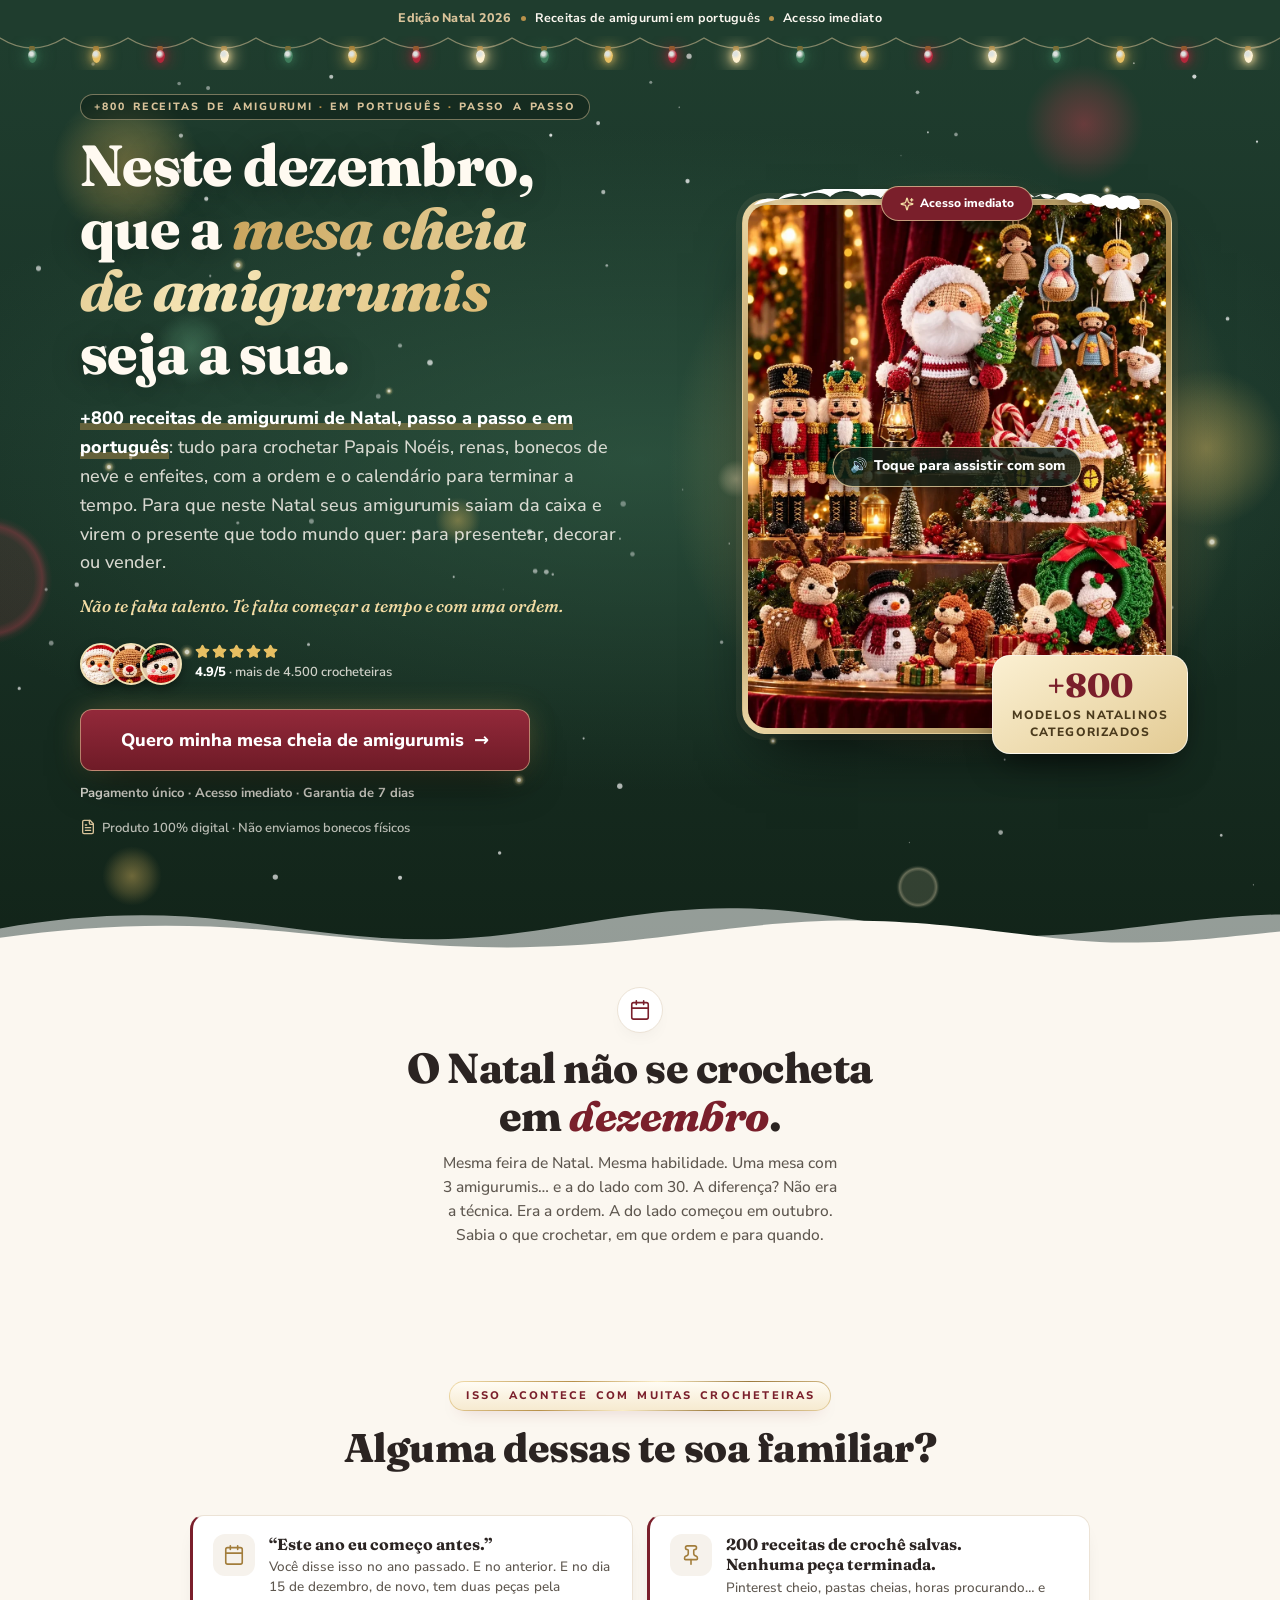
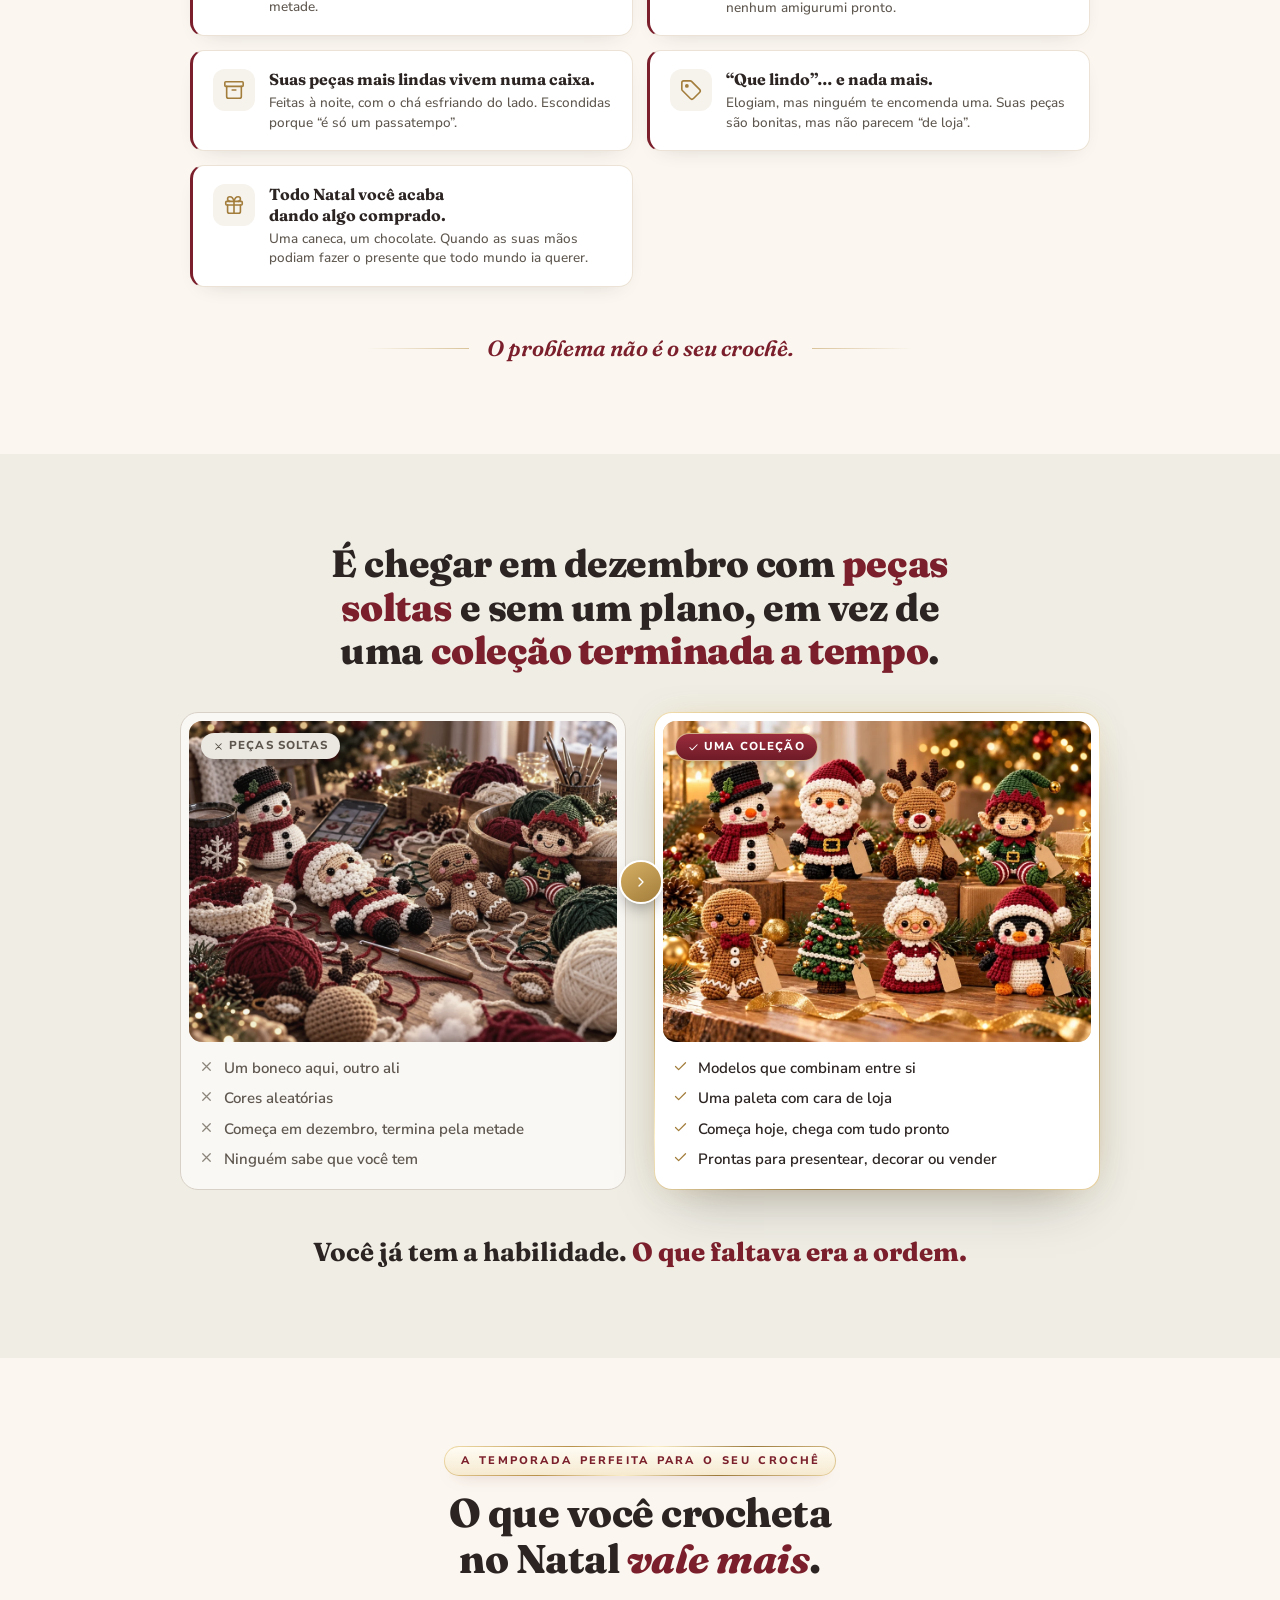
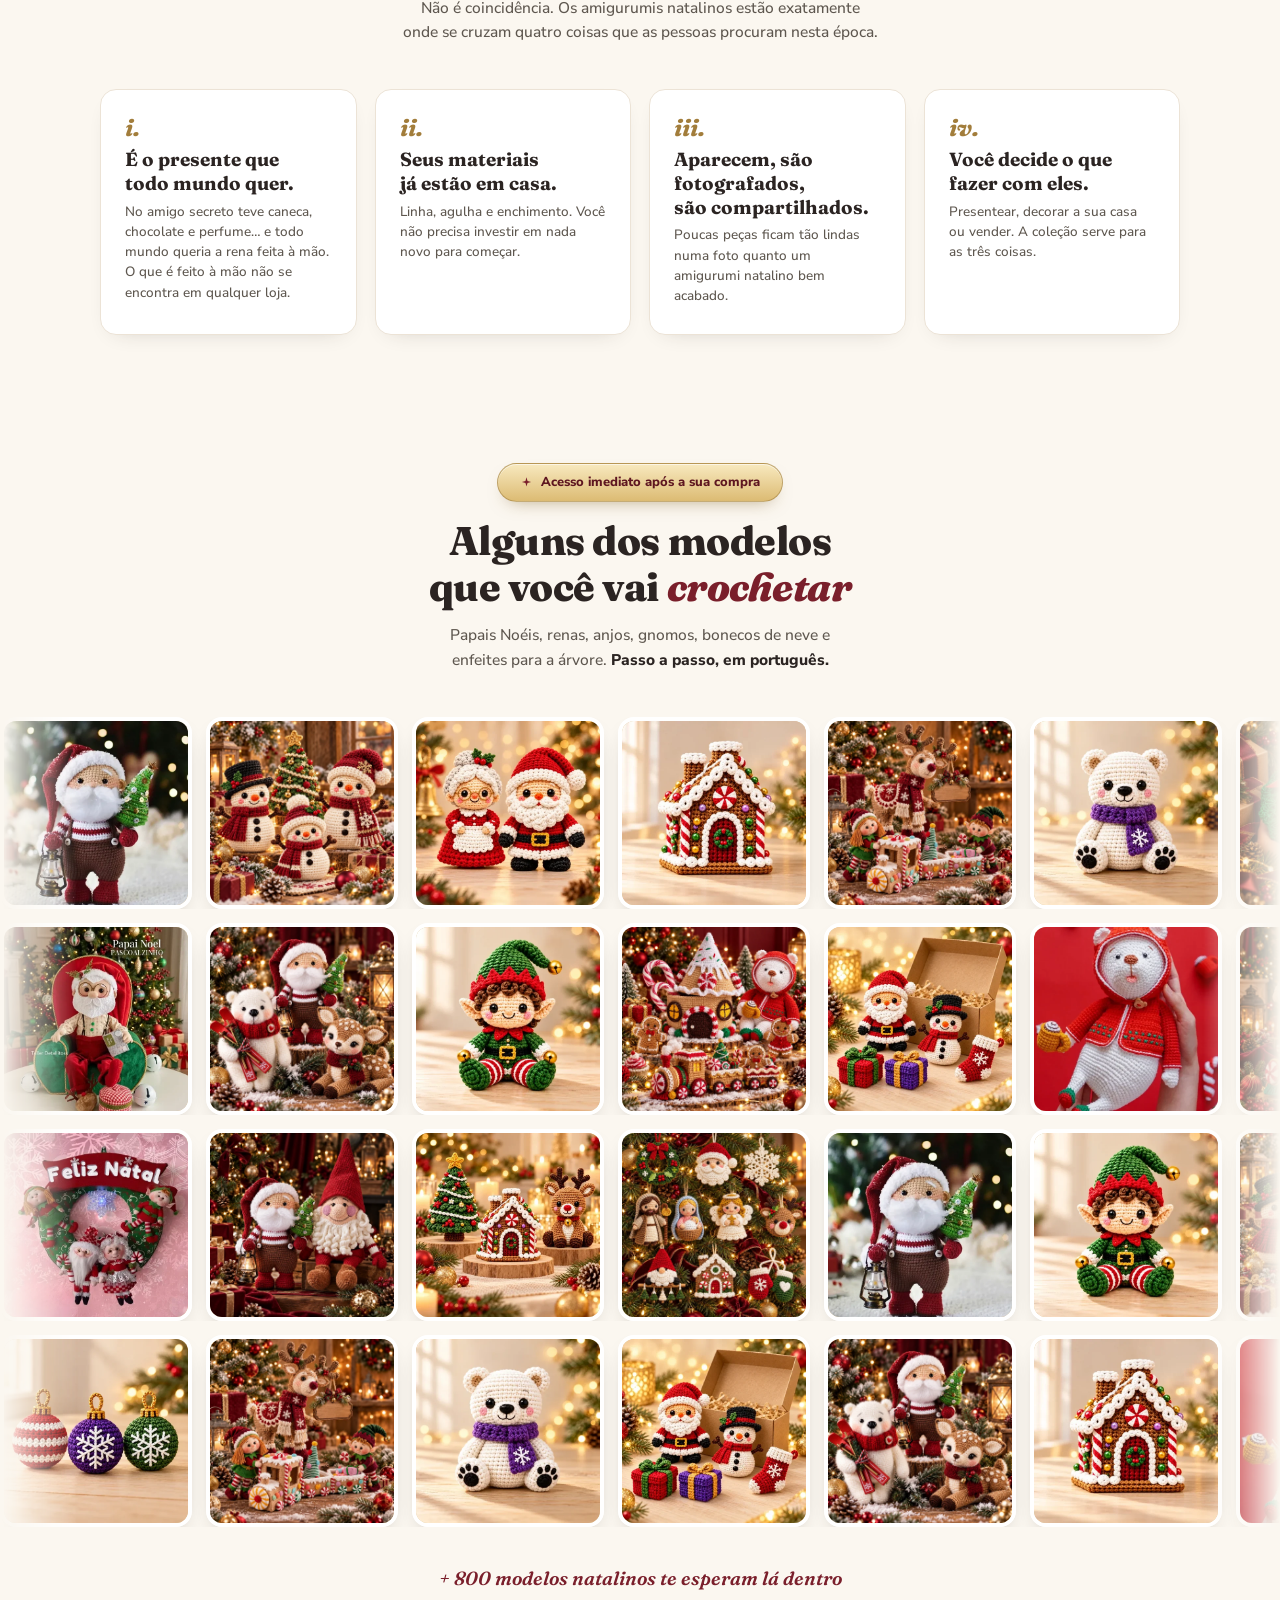
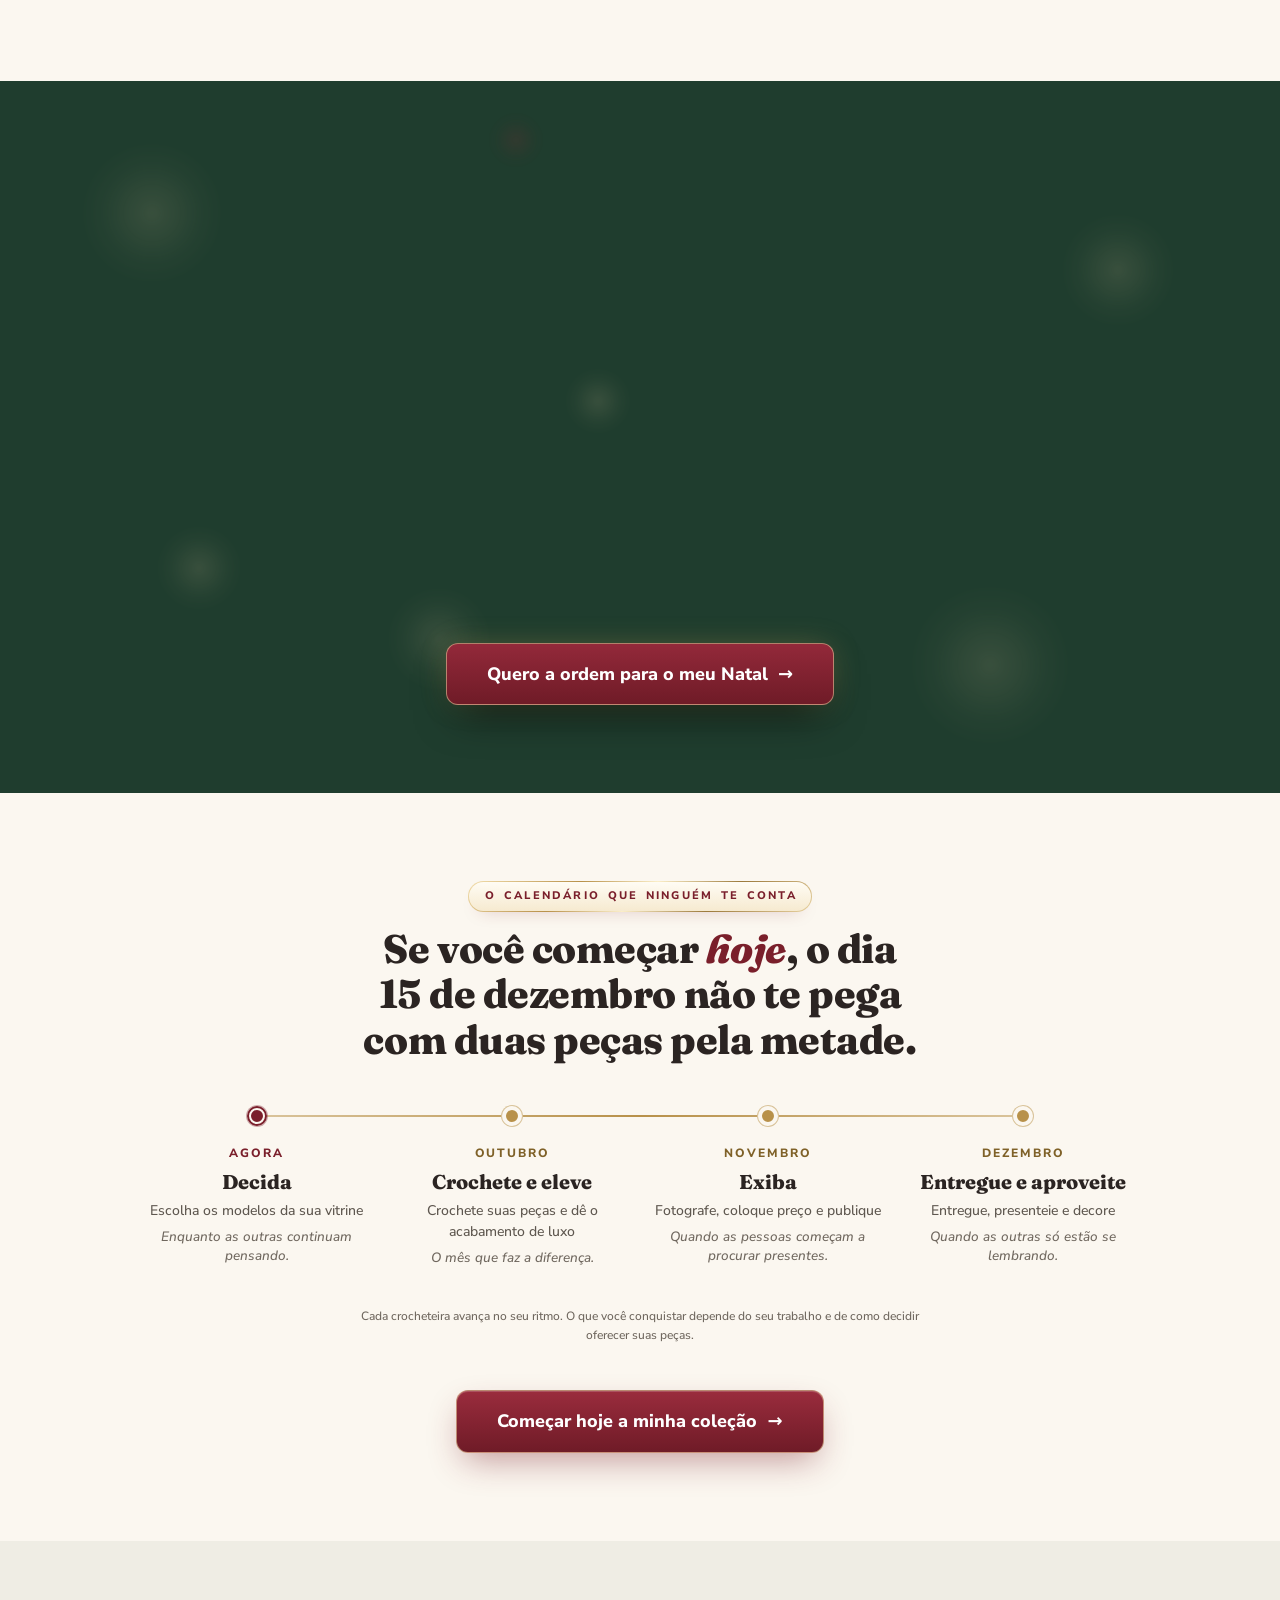
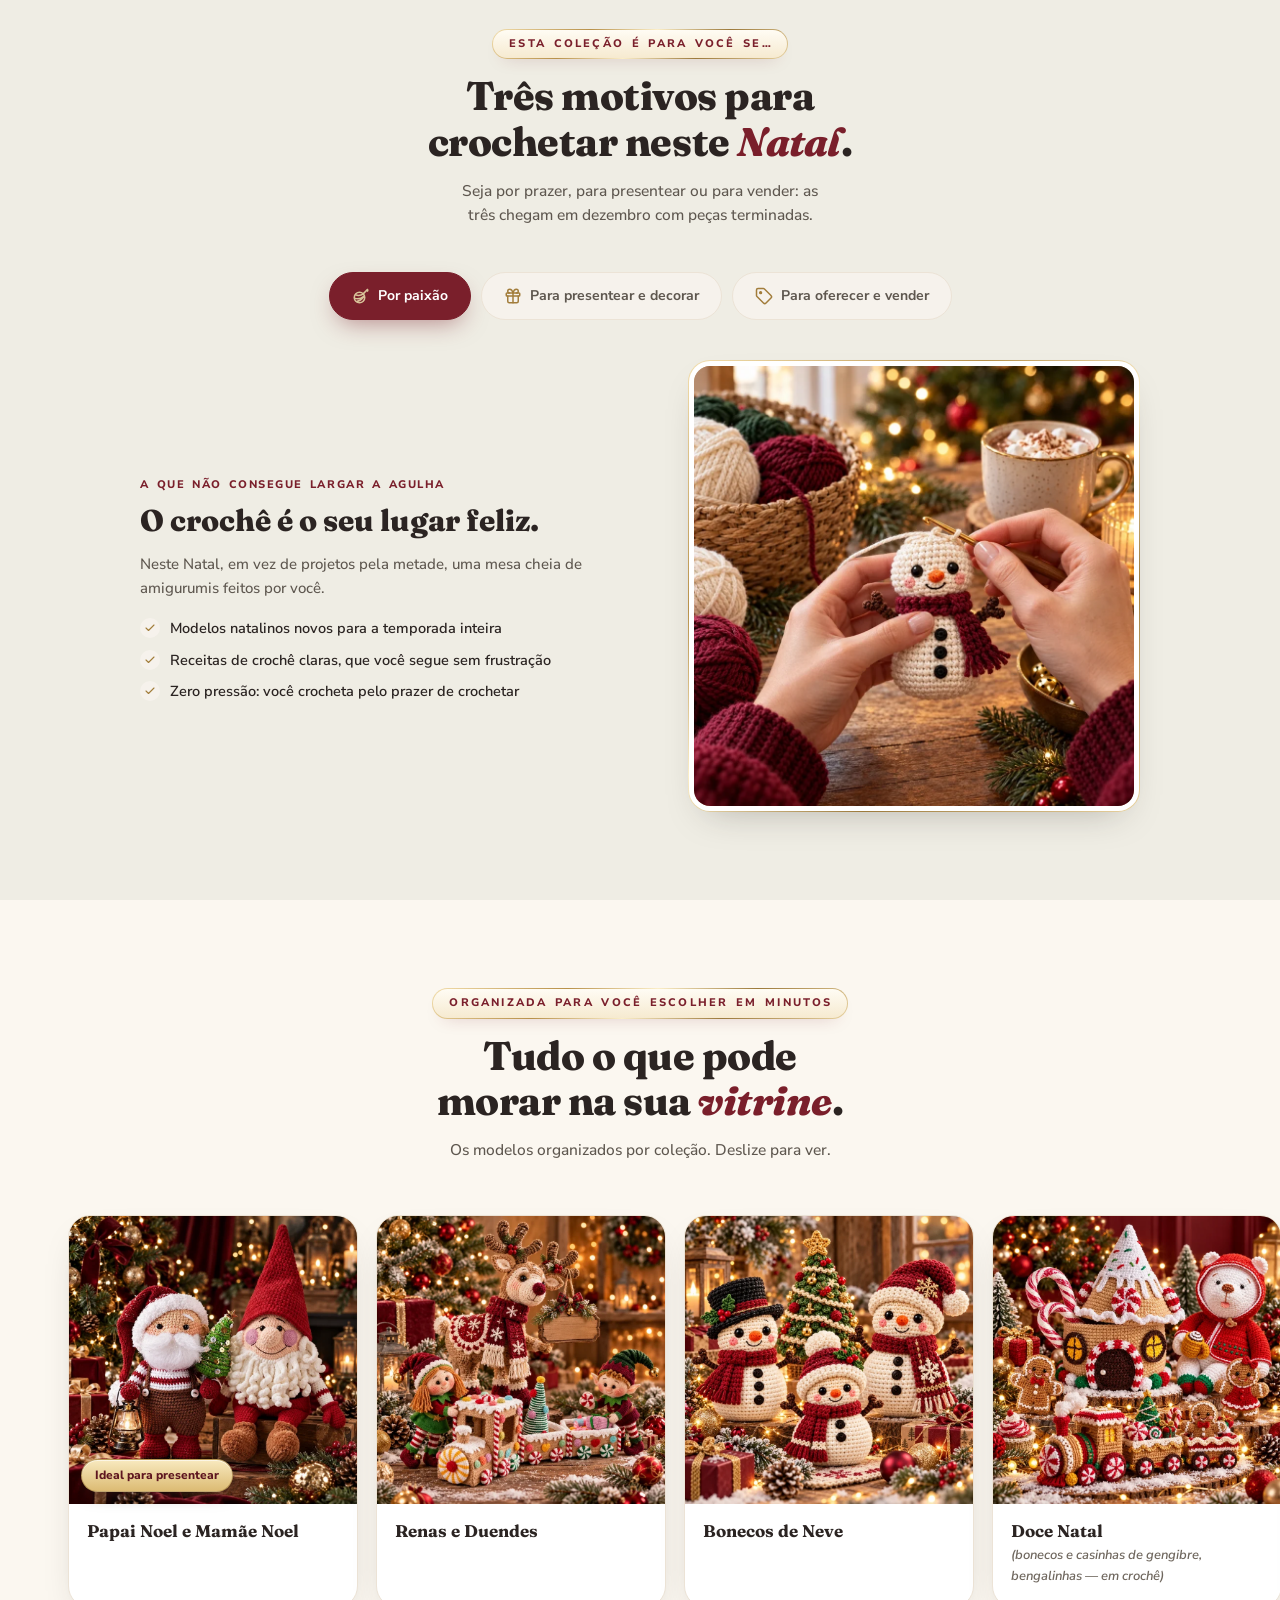
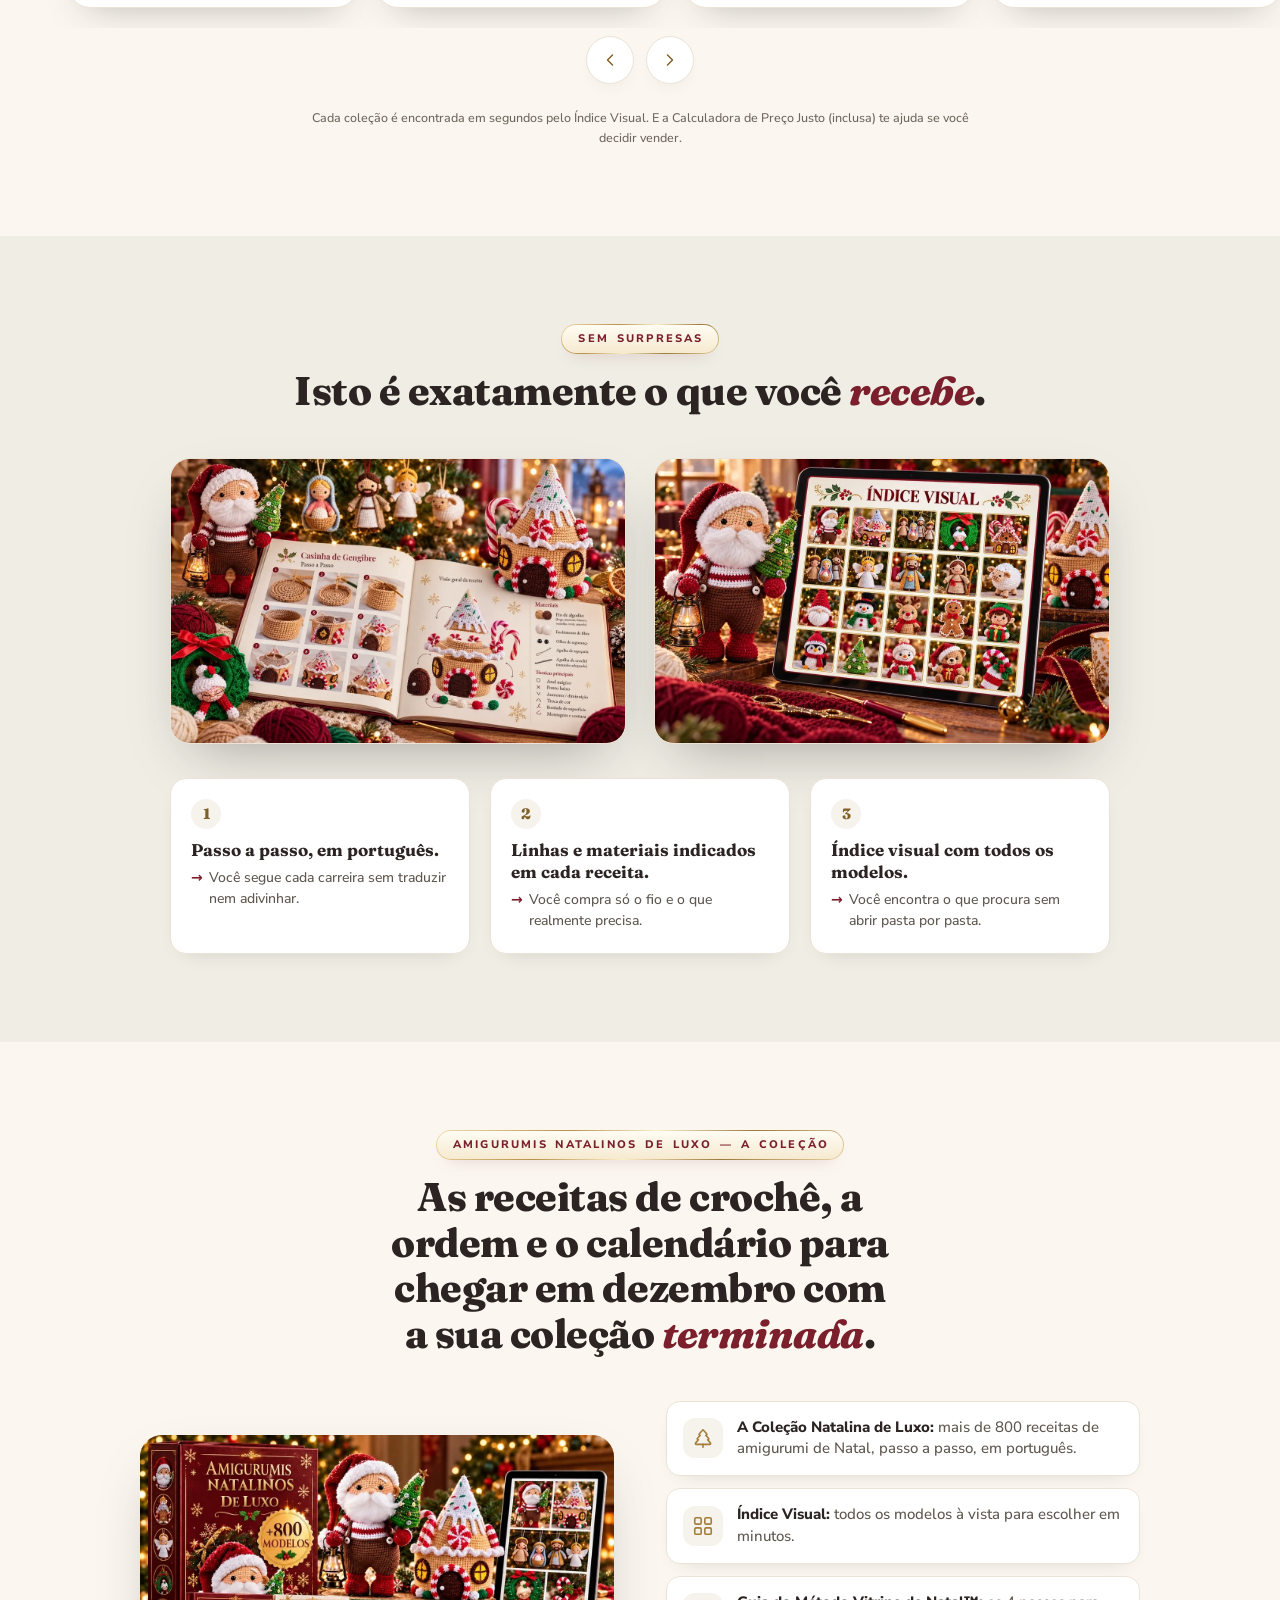
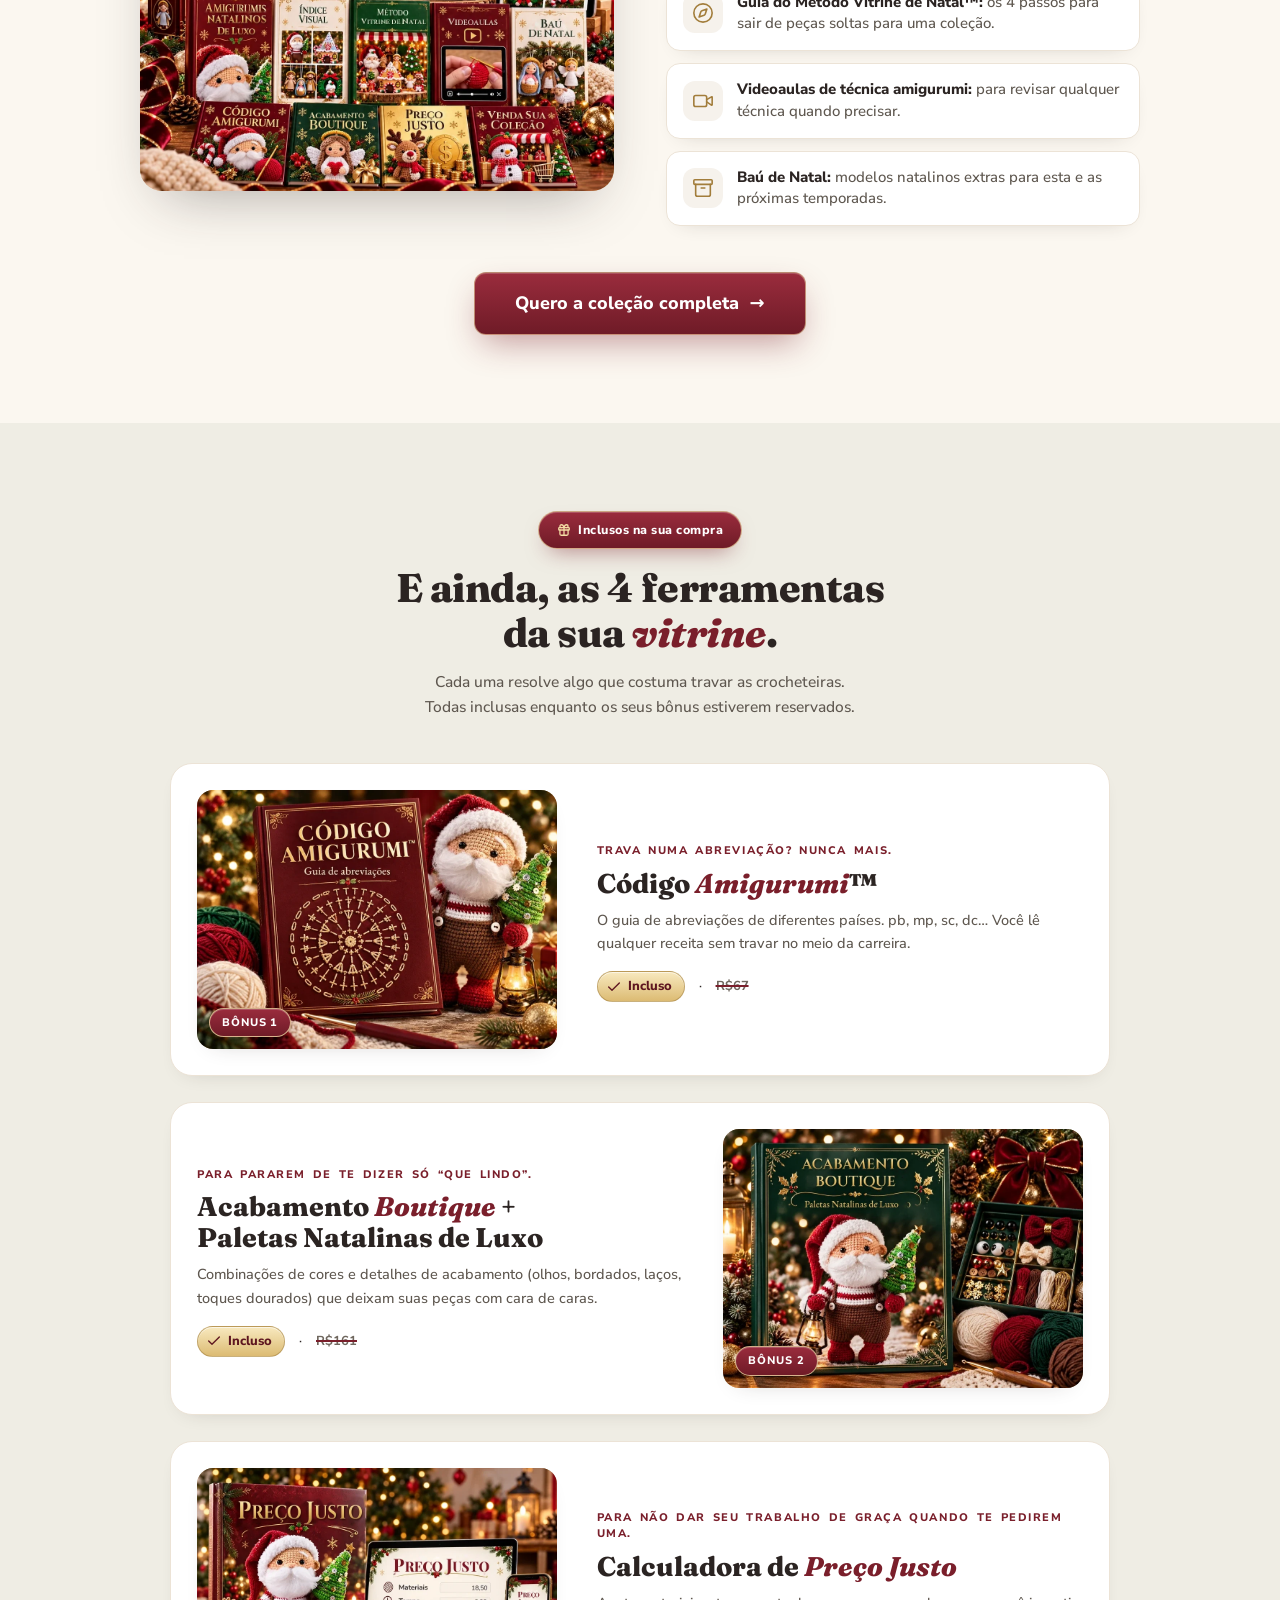
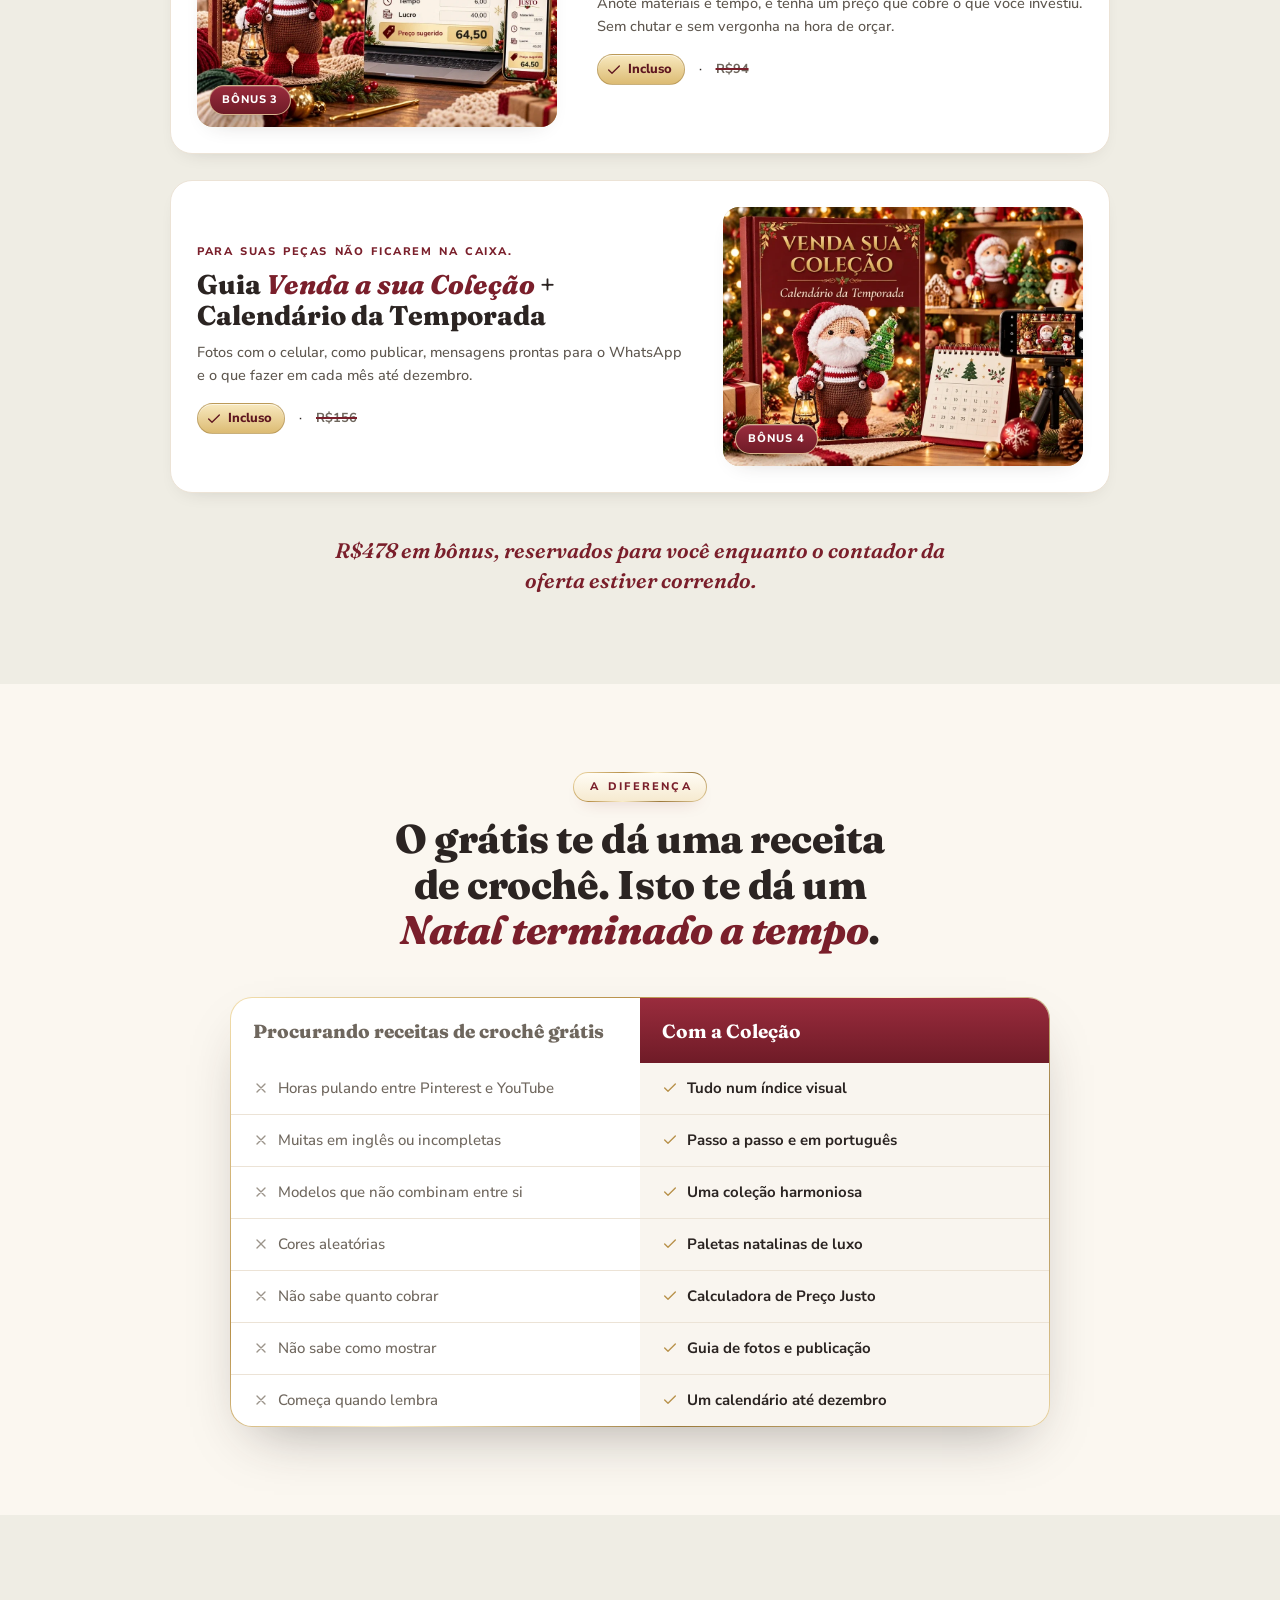
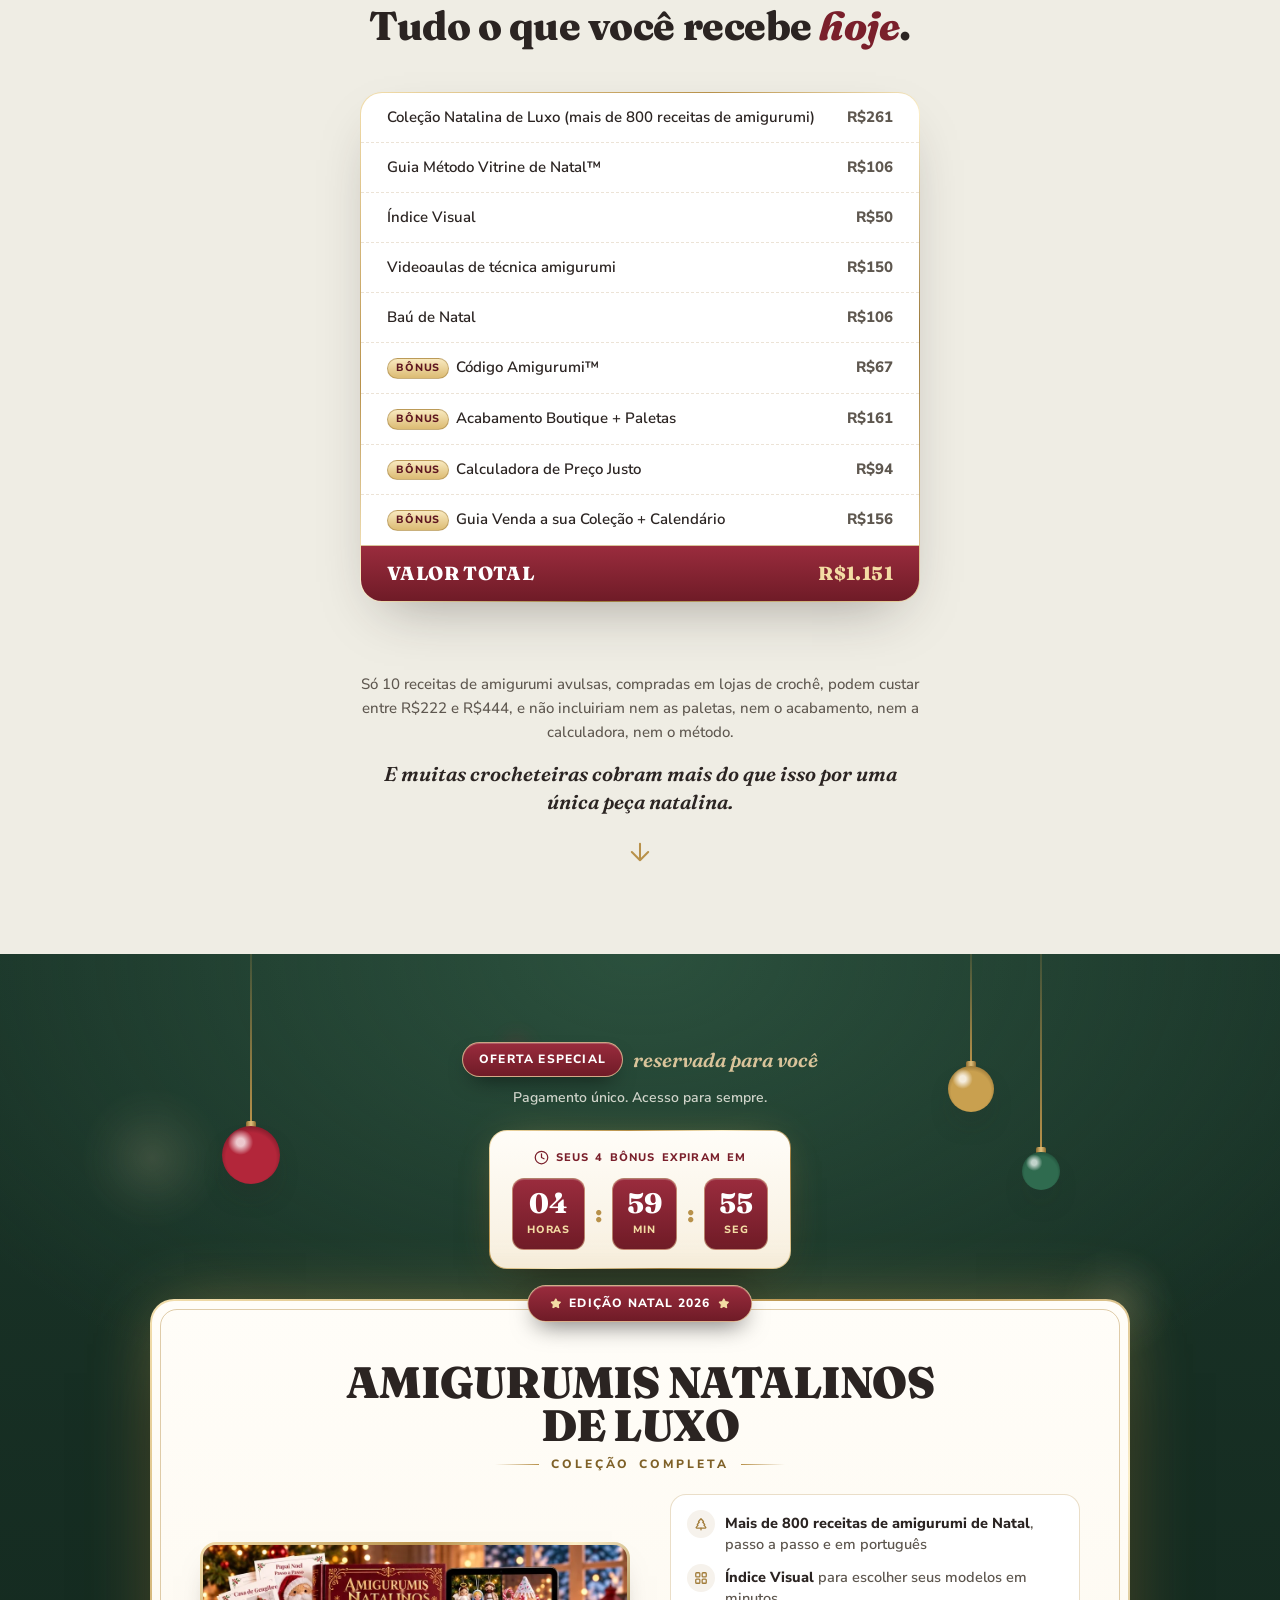
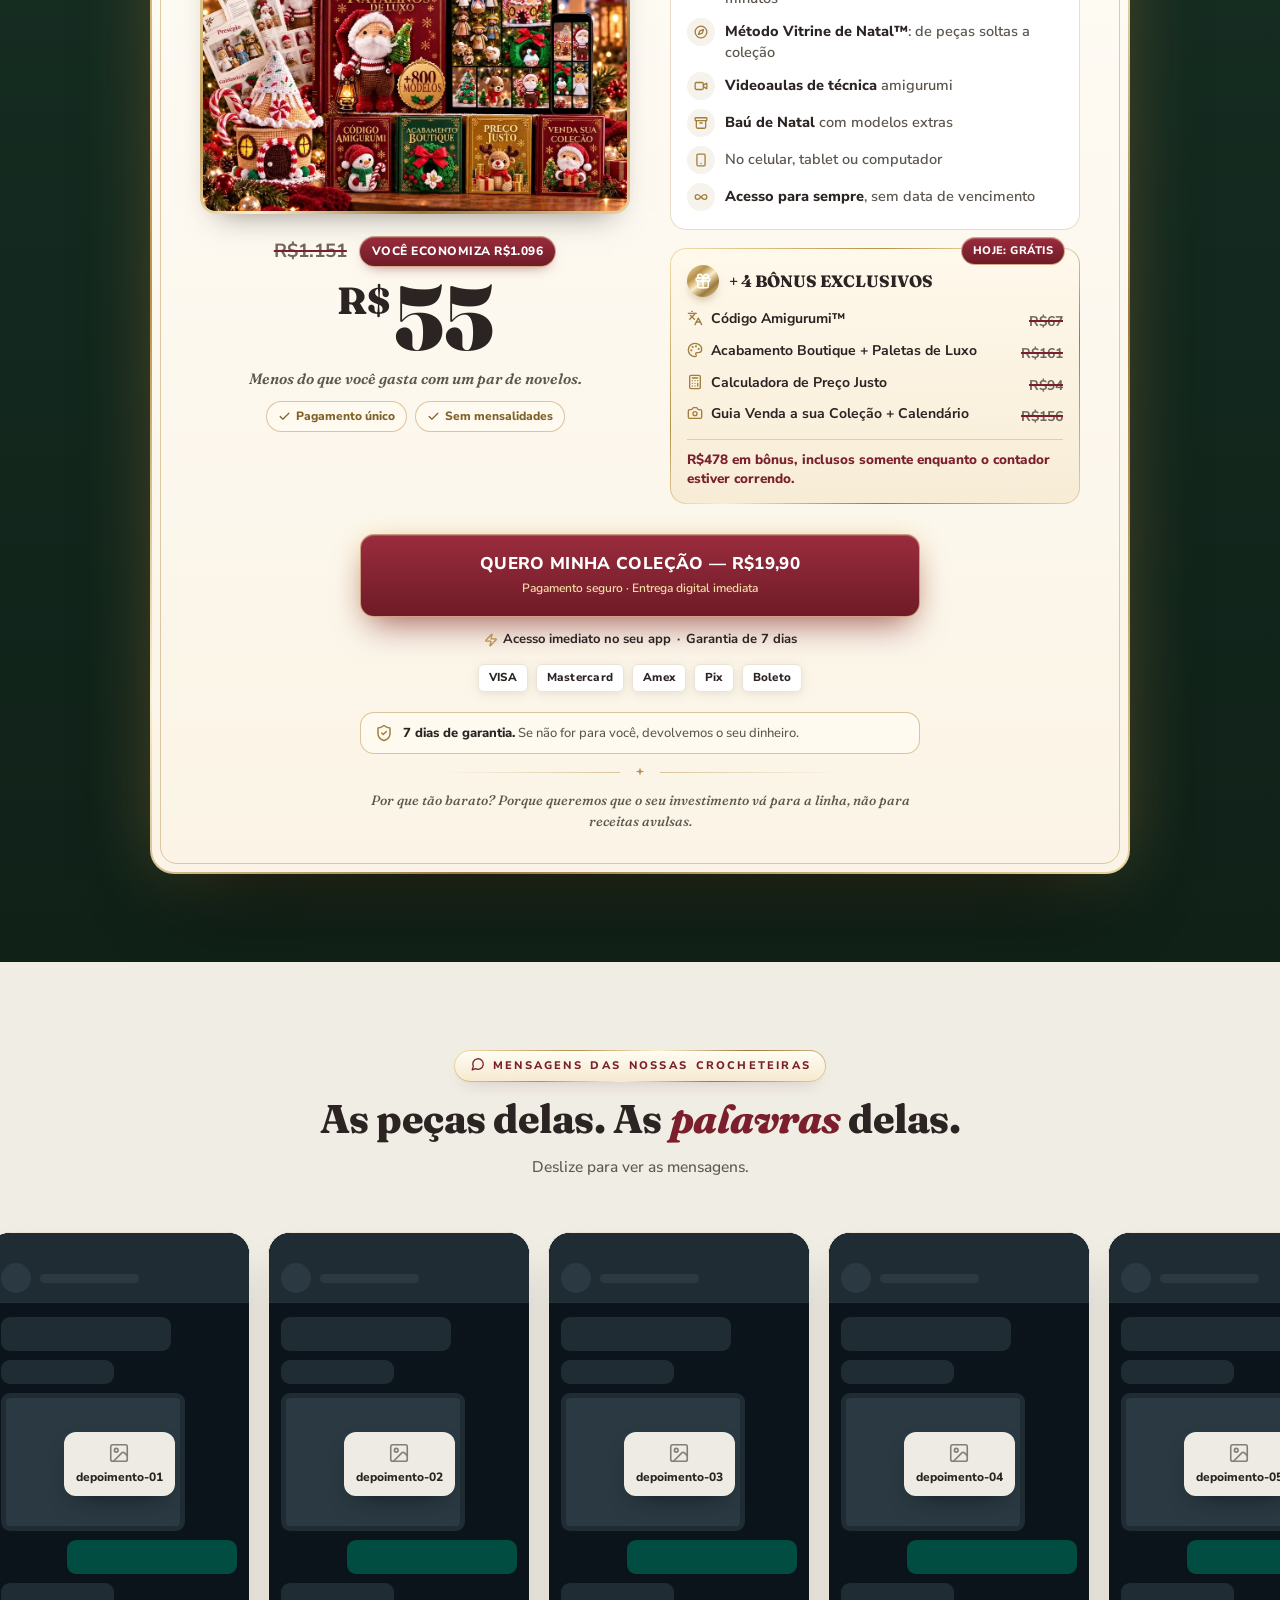
<file: index.html>
<!DOCTYPE html>
<html lang="pt-BR">
<head>
<meta charset="utf-8">
<meta name="viewport" content="width=device-width, initial-scale=1, viewport-fit=cover">
<title>Amigurumis Natalinos de Luxo — A Coleção</title>
<meta name="description" content="+800 receitas de amigurumi de Natal (crochê), passo a passo e em português, com acabamento de luxo e o Método Vitrine de Natal™.">
<meta name="robots" content="noindex, nofollow">
<meta name="theme-color" content="#1f3d2e">
<link rel="preconnect" href="https://fonts.googleapis.com">
<link rel="preconnect" href="https://fonts.gstatic.com" crossorigin>
<link href="https://fonts.googleapis.com/css2?family=Fraunces:ital,opsz,wght@0,9..144,100..900;1,9..144,100..900&family=Nunito+Sans:ital,opsz,wght@0,6..12,200..1000;1,6..12,200..1000&display=swap" rel="stylesheet">
<!-- PIXEL / SCRIPTS DE RASTREAMENTO: cole aqui (Meta Pixel, UTMify etc.) -->
<style>
@layer base{html,:host{text-size-adjust:100%;tab-size:4;line-height:1.5;font-family:var(--default-font-family,ui-sans-serif,system-ui,sans-serif,"Apple Color Emoji","Segoe UI Emoji","Segoe UI Symbol","Noto Color Emoji");-webkit-tap-highlight-color:transparent}}
body{margin:0px}
.am-lp{--am-fraunces:"Fraunces";--am-nunito:"Nunito Sans"}
:is(html:has(.am-lp),body:has(.am-lp)){color-scheme:light;background:rgb(251,247,240)}html:has(.am-lp){scroll-behavior:smooth}html.am-con-barra{scroll-padding-bottom:96px}
.am-lp{--crema:#fbf7f0;--crema-2:#f3ece2;--crema-3:#efede4;--blanco:#fff;--vino:#7a1f2b;--vino-hover:#5e1620;--bosque:#1f3d2e;--oro:#b8914a;--oro-claro:#d9c39a;--texto:#2b2422;--texto-suave:#5e574f;--texto-gris:#928a80;--borde:#ece3d6;--unidad:#f6f2ec;--oro-texto:#7f6128;--oro-hondo:#a27d3b;--texto-gris-aa:#6f675e;--bosque-hondo:#172e22;--fin-texto:#c9c1b6;--fin-confianza:#ada79b;--pie-texto:#a8a296;--oro-metal:linear-gradient(140deg,#f3dfae 0%,#b8914a 30%,#fbeec8 50%,#9c7a3c 72%,#e9d3a1 100%);--vino-metal:linear-gradient(180deg,#9a2c3d,#6f1b27);--oro-etiqueta:linear-gradient(180deg,#f8e9bf,#dcbb73);--borde-oro:#b8914a80;--borde-oro-sutil:#b8914a47;--sombra:0 8px 22px -16px #2b24224d;--sombra-alta:0 24px 56px -24px #2b242266;--serif:var(--am-fraunces),"Fraunces",Georgia,"Times New Roman",serif;--sans:var(--am-nunito),"Nunito Sans",system-ui,-apple-system,"Segoe UI",Roboto,sans-serif;--seccion:clamp(44px,8.5vw,88px);--lado:20px;isolation:isolate;background:var(--crema);color:var(--texto);font-family:var(--sans);-webkit-font-smoothing:antialiased;text-rendering:optimizelegibility;font-size:16px;font-weight:500;line-height:1.6;position:relative;overflow-x:clip}
.am-lp *,.am-lp ::before,.am-lp ::after{box-sizing:border-box}.am-lp :where(h1,h2,h3,p,ul,ol,figure,table){margin:0px}.am-lp :where(ul,ol){padding:0px;list-style:none}.am-lp :where(p){color:inherit}.am-lp :where(h1,h2,h3){font-family:var(--serif);font-optical-sizing:auto;color:var(--texto);letter-spacing:-0.012em;text-wrap:balance}.am-lp :where(h1){font-size:clamp(31px,6.6vw,54px);font-weight:800;line-height:1.08}.am-lp :where(h2){font-size:clamp(26px,4.8vw,40px);font-weight:800;line-height:1.14}.am-lp :where(h3){letter-spacing:0px;font-size:clamp(18px,2.6vw,22px);font-weight:700;line-height:1.25}.am-lp :where(em){font-family:var(--serif);font-style:italic;font-weight:inherit;letter-spacing:inherit;color:var(--vino)}.am-lp :where(b,strong){font-weight:800}.am-lp :where(a){color:inherit;text-decoration:none}.am-lp :where(img){max-width:100%;display:block}.am-lp :where(button){font:inherit;color:inherit;cursor:pointer;background:0px 0px;border:0px;padding:0px}.am-lp :where(svg){flex-shrink:0}.am-lp :focus-visible{outline:3px solid var(--vino);outline-offset:3px;border-radius:8px}.am-oscuro :focus-visible,.am-lp .am-oscuro :focus-visible{outline-color:var(--oro-claro)}.am-lp [hidden]{display:none !important}.am-solo-lector{clip:rect(0px,0px,0px,0px);white-space:nowrap;border:0px;width:1px;height:1px;margin:-1px;padding:0px;position:absolute;overflow:hidden}
.am-ph{background:var(--oro-claro);aspect-ratio:4 / 3;place-items:center;width:100%;display:grid;position:relative;overflow:hidden}.am-ph-nombre{max-width:90%;color:var(--texto);text-align:center;overflow-wrap:anywhere;justify-items:center;gap:6px;padding:8px 10px;font-size:12px;font-weight:800;line-height:1.3;display:grid}.am-ph-nombre svg{color:var(--texto);opacity:0.55}.am-ph>img{object-fit:cover;width:100%;height:100%;position:absolute;inset:0px}.am-ph-1x1{aspect-ratio:1 / 1}.am-ph-4x5{aspect-ratio:4 / 5}.am-ph-16x10{aspect-ratio:16 / 10}.am-ph-bono{aspect-ratio:25 / 18}.am-ph-9x16{aspect-ratio:9 / 16}
.am-sec{padding:var(--seccion) var(--lado);position:relative}.am-crema{background:var(--crema)}.am-crema-2{background:var(--crema-2)}.am-crema-3{background:var(--crema-3)}.am-oscuro{background:var(--bosque);color:var(--crema)}.am-oscuro h2,.am-oscuro h3{color:var(--crema)}.am-oscuro em,.am-lp .am-oscuro h2 em{color:var(--oro-claro)}.am-in{z-index:1;max-width:1080px;margin:0px auto;position:relative}.am-cab{text-align:center;max-width:700px;margin:0px auto clamp(22px,4.5vw,44px)}.am-cab>h2 + p{margin-top:14px}.am-cab>p{color:var(--texto-suave);text-wrap:balance;font-size:15.5px}.am-cab>p b{color:var(--texto)}
.am-ceja{background:linear-gradient(180deg,#fffcf4,#f6ead0) padding-box,var(--oro-metal) border-box;text-wrap:balance;letter-spacing:0.2em;text-transform:uppercase;color:var(--vino);border:1px solid rgba(0,0,0,0);border-radius:999px;margin-bottom:14px;padding:6px 14px 6px 16px;font-size:11px;font-weight:800;line-height:1.5;display:inline-block;box-shadow:rgba(122,31,43,0.4) 0px 8px 18px -12px}@media (max-width:480px){.am-ceja{letter-spacing:0.13em;padding:6px 12px 6px 13px}}.am-ceja,.am-pastilla,.am-panel-etiqueta,.am-bono-etiqueta,.am-tarjeta-sub,.am-estacion-mes,.am-reloj-etiqueta,.am-desliza{word-spacing:0.22em}.am-ceja svg{vertical-align:-2px;margin-right:8px;display:inline-block}.am-oscuro .am-ceja{background:linear-gradient(180deg,#25493b,#183327) padding-box,var(--oro-metal) border-box;color:rgb(243,220,164);box-shadow:rgba(0,0,0,0.6) 0px 10px 22px -12px}.am-lead{color:var(--texto-suave);font-size:16px}
.am-btn{background:var(--vino-metal);color:rgb(255,255,255);max-width:100%;min-height:48px;font-family:var(--sans);text-align:center;-webkit-tap-highlight-color:transparent;border:1px solid rgba(233,211,161,0.6);border-radius:12px;justify-content:center;align-items:center;gap:10px;padding:19px 40px;font-size:clamp(16px,3.4vw,18px);font-weight:800;line-height:1.25;transition:transform 0.2s,filter 0.2s,box-shadow 0.2s;display:inline-flex;box-shadow:rgba(255,255,255,0.18) 0px 1px inset,rgba(122,31,43,0.45) 0px 14px 34px -8px}.am-lp .am-btn{color:rgb(255,255,255)}.am-btn:hover{filter:brightness(1.1);transform:translateY(-2px);box-shadow:rgba(255,255,255,0.18) 0px 1px inset,rgba(122,31,43,0.55) 0px 18px 40px -8px}.am-btn:active{transform:translateY(0px)}.am-flecha{transition:transform 0.2s;display:inline-block}.am-btn:hover .am-flecha,.am-enlace:hover .am-flecha{transform:translate(4px)}.am-cta{text-align:center;margin-top:clamp(32px,5vw,46px)}.am-cta-corta{margin-top:14px}@media (max-width:480px){.am-btn{padding:17px 24px}}
.am-filete{color:var(--oro);justify-content:center;align-items:center;gap:14px;display:flex}.am-filete::before,.am-filete::after{content:"";background:linear-gradient(90deg,transparent,var(--oro-claro));flex:1 1 auto;max-width:180px;height:1px}.am-filete::after{background:linear-gradient(90deg,var(--oro-claro),transparent)}.am-tick{background:var(--unidad);width:22px;height:22px;color:var(--oro-hondo);border-radius:50%;flex-shrink:0;justify-content:center;align-items:center;display:inline-flex}
.am-barra{z-index:3;background:var(--bosque);color:var(--crema);letter-spacing:0.02em;text-align:center;flex-wrap:wrap;justify-content:center;align-items:center;gap:9px;padding:10px 16px;font-size:12.5px;font-weight:700;line-height:1.3;display:flex;position:relative}.am-barra b{color:var(--oro-claro);font-weight:800}.am-punto{background:var(--oro);border-radius:50%;flex-shrink:0;width:5px;height:5px;display:inline-block}@media (max-width:520px){.am-barra{gap:3px 6px;padding:9px 12px;font-size:11px}.am-barra>b{flex-basis:100%}.am-barra>.am-punto:first-of-type{display:none}}
.am-guirnalda{z-index:2;pointer-events:none;justify-content:center;height:34px;display:flex;position:absolute;top:0px;left:0px;right:0px;overflow:hidden}.am-foco{background:url("data:image/svg+xml,%3Csvg xmlns='http://www.w3.org/2000/svg' width='64' height='22' viewBox='0 0 64 22'%3E%3Cpath d='M0 2 Q32 22 64 2' fill='none' stroke='%231F3D2E' stroke-width='1.4' stroke-linecap='round'/%3E%3C/svg%3E") 0px 0px / 64px 22px no-repeat;flex:0 0 64px;height:34px;position:relative}.am-foco::before{content:"";background:rgb(91,74,44);border-radius:1.5px;width:6px;height:5px;position:absolute;top:10px;left:29px}.am-foco::after{--luz:#e7bf62;--halo:#e7bf628c;content:"";background:radial-gradient(circle at 38% 30%,#ffffffd9 0 16%,var(--luz) 46%);width:9px;height:13px;box-shadow:0 0 6px 1px var(--halo),0 0 16px 4px var(--halo);border-radius:50% / 42% 42% 58% 58%;animation:2.6s ease-in-out 0s infinite normal none running am-titila;position:absolute;top:14px;left:27.5px}.am-foco:nth-child(4n+2)::after{--luz:#b3263a;--halo:#b3263a73;animation-duration:3.1s;animation-delay:-1.2s}.am-foco:nth-child(4n+3)::after{--luz:#fff1cf;--halo:#ffe2a0b3;animation-duration:2.2s;animation-delay:-0.5s}.am-foco:nth-child(4n+4)::after{--luz:#3f7d5c;--halo:#3f7d5c73;animation-duration:3.6s;animation-delay:-2s}.am-foco:nth-child(3n)::after{animation-delay:-1.7s}.am-guirnalda-oscura .am-foco{background-image:url("data:image/svg+xml,%3Csvg xmlns='http://www.w3.org/2000/svg' width='64' height='22' viewBox='0 0 64 22'%3E%3Cpath d='M0 2 Q32 22 64 2' fill='none' stroke='%23D9C39A' stroke-opacity='.55' stroke-width='1.4' stroke-linecap='round'/%3E%3C/svg%3E")}.am-guirnalda-oscura .am-foco::before{background:rgb(140,106,46)}@media (max-width:600px){.am-foco{background-size:56px 22px;flex-basis:56px}.am-foco::before{left:25px}.am-foco::after{left:23.5px}}.am-nieve{z-index:0;pointer-events:none;width:100%;height:100%;position:absolute;inset:0px}
.am-heroe{isolation:isolate;padding:40px var(--lado) clamp(62px,9vw,100px);background:radial-gradient(85% 50% at 50% 46%,#3c6c5280,transparent 72%),linear-gradient(180deg,var(--bosque) 0%,#1a3428 40%,#122419 100%);color:var(--crema);text-align:center;position:relative;overflow:hidden}.am-heroe-in{z-index:1;max-width:720px;margin:0px auto;position:relative}.am-luces{z-index:0;pointer-events:none;position:absolute;inset:0px;overflow:hidden}.am-luces i{--c:231,191,98;left:var(--x);top:var(--y);width:var(--t);height:var(--t);background:radial-gradient(circle,rgba(var(--c),.5) 0%,rgba(var(--c),.24) 40%,rgba(var(--c),.07) 60%,transparent 70%);opacity:0.85;animation:am-flota var(--dura) ease-in-out var(--retraso) infinite;border-radius:50%;position:absolute}.am-luces .am-luz-punto{--c:255,226,160;background:radial-gradient(circle,#fffaebf2 0 14%,rgba(var(--c),.55) 26%,rgba(var(--c),.12) 48%,transparent 70%);animation-name:am-titila}.am-luces .am-luz-rojo{--c:204,60,80}.am-luces .am-luz-verde{--c:104,172,132}.am-luces .am-luz-crema{--c:255,236,196}.am-luces i:nth-child(3n):not(.am-luz-punto){background:radial-gradient(circle,rgba(var(--c),.16) 0 50%,rgba(var(--c),.42) 59%,rgba(var(--c),.1) 65%,transparent 70%)}.am-nevado{z-index:1;pointer-events:none;width:100%;height:clamp(34px,6vw,70px);position:absolute;bottom:-1px;left:0px;right:0px}
.am-pastilla{color:var(--oro-claro);letter-spacing:0.18em;text-transform:uppercase;background:rgba(15,31,23,0.55);border:1px solid rgba(217,195,154,0.5);border-radius:999px;flex-wrap:wrap;justify-content:center;align-items:center;gap:6px;margin-bottom:14px;padding:5px 13px;font-size:10.5px;font-weight:800;line-height:1.3;display:inline-flex}.am-pastilla i{color:var(--oro);font-style:normal}@media (max-width:420px){.am-pastilla{letter-spacing:0.03em;gap:3px;padding:5px 10px;font-size:min(9.5px,2.5vw)}}.am-lp .am-heroe h1{color:rgb(255,250,241);text-shadow:rgba(0,0,0,0.35) 0px 2px 30px;margin-bottom:20px;font-size:clamp(32px,7.6vw,58px)}.am-lp .am-heroe h1 em{background:linear-gradient(100deg,rgb(201,164,92) 0%,rgb(246,230,184) 28%,rgb(214,176,100) 50%,rgb(243,220,164) 72%,rgb(201,164,92) 100%) 0px 0px / 220% 100%;-webkit-background-clip:text;background-clip:text;color:rgba(0,0,0,0);-webkit-text-fill-color:transparent;text-shadow:none;margin:0px -0.07em;padding:0px 0.07em;animation:7s linear 0s infinite normal none running am-oro}
.am-sub{color:rgba(251,247,240,0.84);max-width:540px;margin:0px auto 20px;font-size:clamp(15px,2.6vw,18px);line-height:1.6}.am-sub b{color:rgb(255,255,255);box-shadow:rgba(184,145,74,0.45) 0px -7px inset}.am-sub-puente{max-width:540px;font-family:var(--serif);color:rgb(243,220,164);margin:-6px auto 20px;font-size:clamp(15px,2.4vw,17px);font-style:italic;line-height:1.5}.am-heroe-garantia{color:rgba(251,247,240,0.84);margin-top:12px;font-size:13px;font-weight:700}
.am-medio{z-index:0;max-width:330px;margin:4px auto 30px;position:relative}.am-medio::before{content:"";z-index:-1;pointer-events:none;background:radial-gradient(closest-side,rgba(245,205,125,0.55),rgba(240,200,120,0.18) 55%,rgba(0,0,0,0) 82%);position:absolute;inset:-18% -32%}.am-medio-marco{background:linear-gradient(150deg,rgb(236,215,166),rgb(156,122,60) 42%,rgb(236,215,166) 68%,rgb(138,106,48));border:1px solid rgba(233,211,161,0.75);border-radius:24px;padding:5px;position:relative;overflow:hidden;box-shadow:rgba(0,0,0,0.8) 0px 30px 60px -24px,rgba(217,195,154,0.08) 0px 0px 0px 6px}.am-medio-marco .am-ph{border-radius:19px}.am-medio-marco .am-ph>img{animation:18s ease-in-out 0s infinite alternate none running am-acerca}.am-medio-marco::after{content:"";z-index:2;pointer-events:none;background:linear-gradient(112deg,rgba(0,0,0,0) 38%,rgba(255,255,255,0.24) 47%,rgba(255,255,255,0.06) 53%,rgba(0,0,0,0) 60%) 130% 0px / 260% 100% no-repeat;border-radius:19px;animation:8s ease-in-out 2s infinite normal none running am-vidrio;position:absolute;inset:5px}.am-medio-nieve{z-index:2;filter:drop-shadow(rgba(0,0,0,0.28) 0px 3px 3px);pointer-events:none;width:calc(100% - 24px);height:24px;position:absolute;top:-10px;left:12px;right:12px}.am-medio-etiqueta{z-index:3;background:var(--vino);color:rgb(255,255,255);white-space:nowrap;border:1px solid rgba(233,211,161,0.7);border-radius:999px;align-items:center;gap:6px;padding:7px 18px;font-size:12px;font-weight:800;display:inline-flex;position:absolute;top:-13px;left:50%;transform:translate(-50%);box-shadow:rgba(0,0,0,0.7) 0px 10px 22px -8px}.am-medio-etiqueta svg{color:rgb(243,220,164)}.am-medio-video{z-index:1;opacity:0;pointer-events:none;background:0px 0px;border:0px;border-radius:19px;width:calc(100% - 10px);height:calc(100% - 10px);transition:opacity 0.5s;position:absolute;inset:5px}.am-medio-video[data-listo]{opacity:1;pointer-events:auto}.am-medio-marco:has(.am-medio-video[data-listo])::after{display:none}.am-medio:has(.am-medio-video[data-listo]) .am-medio-sello{display:none}.am-video-toque{z-index:2;cursor:pointer;background:0px 0px;border:0px;border-radius:19px;position:absolute;inset:5px}.am-video-toque:focus-visible{outline-offset:-3px;outline:rgb(243,220,164) solid 3px}.am-video-sonido{z-index:3;color:rgb(255,255,255);white-space:normal;text-align:center;pointer-events:none;background:rgba(15,31,23,0.82);border:1px solid rgba(233,211,161,0.8);border-radius:999px;align-items:center;gap:7px;width:max-content;max-width:calc(100% - 32px);min-height:40px;padding:8px 16px;font-size:14px;font-weight:800;line-height:1.3;display:inline-flex;position:absolute;top:50%;left:50%;transform:translate(-50%,-50%);box-shadow:rgba(0,0,0,0.75) 0px 10px 24px -8px}.am-video-toque:focus-visible ~ .am-video-sonido{outline:rgb(243,220,164) solid 2px}
.am-medio-sello{z-index:3;text-align:center;background:linear-gradient(150deg,rgb(251,240,210),rgb(227,203,148));border:1px solid rgba(255,255,255,0.65);border-radius:18px;padding:13px 19px;position:absolute;bottom:-20px;right:-16px;box-shadow:rgba(0,0,0,0.65) 0px 16px 34px -12px}.am-medio-sello-n{font-family:var(--serif);color:var(--vino);font-size:33px;font-weight:800;line-height:1;display:block}.am-medio-sello-l{letter-spacing:0.1em;text-transform:uppercase;color:rgb(75,59,29);margin-top:5px;font-size:12px;font-weight:800;line-height:1.35;display:block}@media (min-width:600px){.am-medio{max-width:380px}}@media (max-width:600px){.am-medio-sello{padding:11px 15px;right:-8px}.am-medio-sello-n{font-size:28px}.am-medio-sello-l{font-size:11px}}
.am-confianza{text-align:left;align-items:center;gap:13px;margin:0px auto 20px;display:inline-flex}.am-avatares{display:flex}.am-avatar{background:var(--oro-claro);border:2.5px solid rgb(243,227,184);border-radius:50%;width:42px;height:42px;margin-left:-12px;overflow:hidden;box-shadow:rgba(0,0,0,0.35) 0px 4px 10px}.am-avatar:first-child{margin-left:0px}.am-avatar img{object-fit:cover;width:100%;height:100%}.am-estrellas{color:rgb(231,191,98);gap:2px;display:flex}.am-confianza-txt{color:rgba(251,247,240,0.8);margin-top:3px;font-size:13px;font-weight:600}.am-confianza-txt b{color:rgb(255,255,255)}
.am-heroe .am-btn{background:linear-gradient(rgb(147,41,58),rgb(111,27,39));border:1px solid rgba(233,211,161,0.55);position:relative;overflow:hidden;box-shadow:rgba(0,0,0,0.7) 0px 18px 40px -12px,rgba(231,191,98,0.4) 0px 0px 30px -6px}.am-heroe .am-btn::after{content:"";pointer-events:none;background:linear-gradient(110deg,rgba(0,0,0,0) 35%,rgba(255,255,255,0.26) 50%,rgba(0,0,0,0) 65%);animation:5s ease-in-out 1.5s infinite normal none running am-brillo;position:absolute;inset:0px;transform:translate(-120%)}.am-meta{text-align:center;text-wrap:balance;color:rgba(251,247,240,0.72);margin-top:14px;font-size:13px;font-weight:600}.am-meta svg{vertical-align:-3px;color:var(--oro-claro);margin-right:6px;display:inline-block}@media (max-width:480px){.am-meta-sep{display:none}.am-meta-2{display:block}}
@media (min-width:960px){.am-heroe{text-align:left;padding:58px 40px 118px}.am-heroe-in{grid-template-rows:1fr repeat(7,auto) 1fr;grid-template-columns:minmax(0px,1.08fr) minmax(0px,0.92fr);grid-template-areas:". medio" "pastilla medio" "titulo medio" "sub medio" "puente medio" "confianza medio" "cta medio" "meta medio" ". medio";column-gap:clamp(44px,5vw,76px);max-width:1120px;display:grid}.am-pastilla{grid-area:pastilla;justify-self:start}.am-lp .am-heroe h1{grid-area:titulo}.am-sub{grid-area:sub;margin:0px 0px 24px}.am-sub-puente{grid-area:puente;margin:-8px 0px 24px}.am-confianza{grid-area:confianza;justify-content:flex-start;justify-self:start;margin:0px 0px 24px}.am-heroe-cta{grid-area:cta}.am-meta{text-align:left;grid-area:meta}.am-medio{grid-area:medio;place-self:center;width:100%;max-width:430px;margin:0px}}
.am-momento{padding:0 var(--lado);background:var(--crema)}.am-momento-in{text-align:center;max-width:640px;margin:0px auto;padding:clamp(14px,3vw,30px) 0px clamp(26px,5vw,46px)}.am-momento-ico{border:1px solid var(--borde);background:var(--blanco);width:46px;height:46px;color:var(--vino);box-shadow:var(--sombra);border-radius:50%;justify-content:center;align-items:center;margin-bottom:12px;display:inline-flex}.am-lp .am-momento h2{margin-bottom:10px;font-size:clamp(27px,5.4vw,42px)}.am-momento p{max-width:470px;color:var(--texto-suave);text-wrap:balance;margin:0px auto;font-size:15.5px;line-height:1.55}
.am-dolores{gap:10px;max-width:900px;margin:0px auto;display:grid}
.am-prob{border:1px solid var(--borde);border-left:3px solid var(--vino);background:var(--blanco);text-align:left;box-shadow:var(--sombra);border-radius:14px;align-items:flex-start;gap:14px;padding:14px 16px;display:flex}.am-prob-ico{background:var(--unidad);width:42px;height:42px;color:var(--oro-hondo);border-radius:12px;flex-shrink:0;justify-content:center;align-items:center;display:flex}.am-lp .am-prob h3{margin-bottom:3px;font-size:16px;line-height:1.3}.am-prob p{color:var(--texto-suave);font-size:13.5px;line-height:1.45}.am-prob p em{font-family:var(--sans);font-weight:700}@media (min-width:720px){.am-dolores{grid-template-columns:repeat(2,minmax(0px,1fr));gap:14px}.am-prob{padding:18px 20px}}
.am-puente{justify-content:center;align-items:center;gap:18px;margin-top:clamp(26px,5vw,44px);display:flex}.am-puente p{font-family:var(--serif);white-space:nowrap;color:var(--vino);font-size:clamp(17px,4.4vw,22px);font-style:italic;font-weight:600}@media (max-width:480px){.am-puente{gap:12px}}.am-puente-linea{background:linear-gradient(90deg,transparent,var(--oro-claro));width:clamp(24px,8vw,120px);height:1px}.am-puente-linea:last-child{background:linear-gradient(90deg,var(--oro-claro),transparent)}
.am-lp .am-enemigo h2{text-align:center;max-width:760px;margin:0px auto clamp(22px,4.5vw,40px);font-size:clamp(24px,4.6vw,38px)}.am-enemigo h2 b{color:var(--vino);font-weight:900}.am-antes-despues{--junta:12px;gap:var(--junta);grid-template-columns:repeat(2,minmax(0px,1fr));max-width:920px;margin:0px auto;display:grid}.am-lado{--marco:6px;padding:var(--marco) var(--marco) 14px;background:var(--blanco);border-radius:18px;position:relative}.am-lado-foto{position:relative}.am-lado-foto .am-ph{border-radius:13px}.am-lado-etiqueta{z-index:1;letter-spacing:0.06em;text-transform:uppercase;border-radius:999px;align-items:center;gap:5px;max-width:calc(100% - 16px);padding:5px 9px;font-size:10px;font-weight:800;line-height:1.2;display:inline-flex;position:absolute;top:8px;left:8px;box-shadow:rgba(0,0,0,0.45) 0px 6px 14px -6px}.am-lado-flecha{top:50%;left:calc(-1 * (var(--marco) + var(--junta) / 2 + 17px));z-index:2;border:2px solid var(--blanco);background:linear-gradient(150deg,#d6b064,var(--oro-hondo));color:rgb(255,255,255);border-radius:50%;justify-content:center;align-items:center;width:34px;height:34px;display:flex;position:absolute;transform:translateY(-50%);box-shadow:rgba(0,0,0,0.45) 0px 8px 18px -6px}.am-lado ul{gap:8px;padding:12px 4px 0px;display:grid}.am-lado li{align-items:flex-start;gap:7px;font-size:13px;font-weight:600;line-height:1.35;display:flex}.am-lado li svg{margin-top:1px}.am-antes{background:rgb(250,248,245);border:1px solid rgb(216,209,199)}.am-antes .am-ph>img{filter:saturate(0.55) contrast(0.95)}.am-antes .am-lado-etiqueta{color:rgb(92,85,77);background:rgb(235,231,225)}.am-antes li{color:var(--texto-suave)}.am-antes li svg{color:rgb(139,132,123)}.am-despues{background:linear-gradient(var(--blanco),var(--blanco)) padding-box,var(--oro-metal) border-box;box-shadow:var(--sombra-alta),0 0 34px -14px #e7bf628c;border:1.5px solid rgba(0,0,0,0)}.am-despues .am-lado-etiqueta{background:var(--vino-metal);color:rgb(255,255,255);border:1px solid rgba(233,211,161,0.8)}.am-despues li{color:var(--texto)}.am-despues li svg{color:var(--oro-hondo)}@media (min-width:700px){.am-antes-despues{--junta:28px}.am-lado{--marco:8px;padding-bottom:20px}.am-lado-etiqueta{letter-spacing:0.1em;padding:6px 12px;font-size:11.5px;top:12px;left:12px}.am-lado-flecha{width:44px;height:44px;left:calc(-1 * (var(--marco) + var(--junta) / 2 + 22px))}.am-lado ul{gap:10px;padding:16px 10px 0px}.am-lado li{gap:10px;font-size:15px}}.am-cierre-bloque{max-width:720px;font-family:var(--serif);text-align:center;text-wrap:balance;margin:clamp(26px,5vw,46px) auto 0px;font-size:clamp(21px,3.4vw,26px);font-weight:700;line-height:1.3}.am-cierre-bloque b{color:var(--vino);font-weight:800}
.am-razones{grid-template-columns:repeat(2,minmax(0px,1fr));gap:10px;display:grid}.am-porque{border:1px solid var(--borde);background:var(--blanco);box-shadow:var(--sombra);border-radius:16px;padding:16px 14px 18px;position:relative}.am-romano{font-family:var(--serif);color:var(--oro-hondo);margin-bottom:8px;font-size:24px;font-style:italic;font-weight:700;line-height:1;display:block}.am-lp .am-porque h3{margin-bottom:6px;font-size:clamp(15px,2vw,19px);line-height:1.25}.am-porque p{color:var(--texto-suave);font-size:13px;line-height:1.5}@media (min-width:900px){.am-razones{grid-template-columns:repeat(4,minmax(0px,1fr));gap:18px}.am-porque{padding:26px 24px 28px}.am-porque p{font-size:13.5px}}
.am-tira{padding-top:clamp(20px,4vw,40px);padding-left:0px;padding-right:0px}.am-tira .am-cab{padding:0 var(--lado)}.am-tira-pastilla{background:var(--oro-etiqueta);color:var(--vino-hover);border:1px solid rgba(156,122,60,0.55);border-radius:999px;align-items:center;gap:8px;margin-bottom:16px;padding:8px 22px;font-size:13px;font-weight:800;display:inline-flex;box-shadow:rgba(255,255,255,0.6) 0px 1px inset,rgba(122,90,30,0.55) 0px 8px 18px -10px}.am-tira-pastilla svg{color:var(--vino)}.am-filas{--hueco:10px;gap:var(--hueco);flex-direction:column;display:flex}.am-fila{width:100%;position:relative;overflow:hidden;-webkit-mask-image:linear-gradient(90deg,rgba(0,0,0,0),rgb(0,0,0) 6%,rgb(0,0,0) 94%,rgba(0,0,0,0));mask-image:linear-gradient(90deg,rgba(0,0,0,0),rgb(0,0,0) 6%,rgb(0,0,0) 94%,rgba(0,0,0,0))}.am-pista{gap:var(--hueco);width:max-content;padding-right:var(--hueco);display:flex}.am-pista-izq{animation:am-a-izq calc(var(--piezas,8) * var(--ritmo,5s)) linear infinite}.am-pista-der{animation:am-a-der calc(var(--piezas,8) * var(--ritmo,6s)) linear infinite}.am-fila:hover .am-pista,.am-fila:focus-within .am-pista,.am-fila.am-tocada .am-pista{animation-play-state:paused}.am-lp .am-fila:focus-visible,.am-lp .am-riel:focus-visible{outline-offset:-3px;border-radius:0px}.am-diseno{border:3px solid var(--blanco);border-radius:14px;flex:0 0 auto;width:clamp(104px,29vw,150px);overflow:hidden;box-shadow:rgba(43,36,34,0.45) 0px 10px 24px -14px}.am-tira-pie{max-width:720px;padding:0 var(--lado);font-family:var(--serif);text-align:center;color:var(--vino);margin:clamp(26px,4vw,36px) auto 0px;font-size:clamp(16px,3.2vw,19px);font-style:italic;font-weight:600}@media (min-width:601px){.am-filas{--hueco:14px}.am-diseno{border-width:4px;border-radius:16px;width:clamp(150px,15vw,196px)}}
.am-metodo{overflow:hidden}.am-metodo .am-bokeh{opacity:0.8}.am-pasos{max-width:560px;margin:0px auto;display:grid;position:relative}.am-paso{text-align:left;grid-template-columns:72px minmax(0px,1fr);align-items:start;column-gap:16px;padding-bottom:24px;display:grid;position:relative}.am-paso:last-child{padding-bottom:0px}.am-paso:not(:last-child)::before{content:"";border-left:2px dotted rgba(217,195,154,0.55);position:absolute;top:80px;bottom:6px;left:35px}.am-paso-foto{width:72px;height:72px;position:relative}.am-paso-foto img{border:2px solid var(--oro-claro);object-fit:cover;background:var(--bosque-hondo);border-radius:50%;width:100%;height:100%;box-shadow:rgba(217,195,154,0.12) 0px 0px 0px 5px,rgba(0,0,0,0.7) 0px 12px 26px -10px}.am-paso-num{border:2px solid var(--bosque);color:rgb(59,43,14);width:27px;height:27px;font-family:var(--serif);text-align:center;background:linear-gradient(150deg,rgb(243,220,164),rgb(201,164,92));border-radius:50%;font-size:13px;font-weight:800;line-height:23px;position:absolute;bottom:-3px;right:-5px;box-shadow:rgba(0,0,0,0.5) 0px 4px 10px -2px}.am-lp .am-paso h3{color:var(--crema);margin:8px 0px 4px;font-size:18px}.am-paso h3 span{letter-spacing:0.06em;color:var(--oro-claro);font-weight:800}.am-paso p{color:var(--fin-texto);font-size:14px;line-height:1.5}.am-metodo .am-btn{background:linear-gradient(rgb(147,41,58),rgb(111,27,39));border:1px solid rgba(233,211,161,0.55);box-shadow:rgba(0,0,0,0.7) 0px 18px 40px -12px,rgba(231,191,98,0.35) 0px 0px 30px -6px}@media (min-width:900px){.am-pasos{grid-template-columns:repeat(4,minmax(0px,1fr));gap:28px;max-width:none}.am-paso{text-align:center;grid-template-columns:minmax(0px,1fr);align-content:start;justify-items:center;row-gap:14px;padding-bottom:0px}.am-paso-foto{width:112px;height:112px}.am-paso:not(:last-child)::before{border-top:2px dotted rgba(217,195,154,0.55);border-left:0px;width:calc(100% - 104px);inset:56px auto auto calc(50% + 66px)}.am-paso-num{width:32px;height:32px;font-size:15px;line-height:28px;bottom:0px;right:2px}.am-paso p{font-size:14.5px}}
.am-linea{grid-template-columns:repeat(4,minmax(0px,1fr));gap:22px;max-width:1000px;margin:0px auto;display:grid;position:relative}.am-linea::before{content:"";background:linear-gradient(90deg,var(--oro-claro),var(--oro),var(--oro-claro));height:2px;position:absolute;top:9px;left:12.5%;right:12.5%}.am-estacion{text-align:center;padding-top:38px;position:relative}.am-estacion-punto{border:4px solid var(--crema);background:var(--oro);width:20px;height:20px;box-shadow:0 0 0 1px var(--oro-claro);border-radius:50%;margin-left:-10px;position:absolute;top:0px;left:50%}.am-estacion-ahora .am-estacion-punto{background:var(--vino);box-shadow:rgba(122,31,43,0.35) 0px 0px 0px 1px}.am-estacion-ahora .am-estacion-punto::after{content:"";border:2px solid var(--vino);border-radius:50%;animation:2.4s ease-out 0s infinite normal none running am-pulso;position:absolute;inset:-4px}.am-estacion-mes{letter-spacing:0.16em;text-transform:uppercase;color:var(--oro-texto);margin-bottom:6px;font-size:12px;font-weight:800;display:block}.am-estacion-ahora .am-estacion-mes{color:var(--vino)}.am-estacion-verbo{font-family:var(--serif);color:var(--texto);margin-bottom:6px;font-size:20px;font-weight:800;line-height:1.2;display:block}.am-estacion-accion{color:var(--texto-suave);margin-bottom:6px;font-size:14px;line-height:1.5}.am-estacion-frase{color:var(--texto-gris-aa);font-size:13.5px;font-style:italic;line-height:1.45}.am-nota{text-align:center;max-width:560px;color:var(--texto-gris-aa);margin:clamp(30px,4vw,40px) auto 0px;font-size:12px;line-height:1.55}@media (max-width:760px){.am-linea{grid-template-columns:minmax(0px,1fr);gap:26px;max-width:440px}.am-linea::before{background:linear-gradient(180deg,var(--oro-claro),var(--oro),var(--oro-claro));width:2px;height:auto;inset:10px auto 10px 9px}.am-estacion{text-align:left;padding:0px 0px 0px 40px}.am-estacion-punto{margin-left:0px;top:2px;left:0px}}
.am-pestanas{flex-wrap:wrap;justify-content:center;gap:10px;margin-bottom:clamp(28px,4vw,40px);display:flex}
.am-pestana{border:1.5px solid var(--borde);background:var(--unidad);min-height:48px;color:var(--texto-suave);border-radius:999px;align-items:center;gap:8px;padding:12px 22px;font-size:14px;font-weight:700;line-height:1.2;transition:background-color 0.2s,border-color 0.2s,color 0.2s,box-shadow 0.2s;display:inline-flex}.am-lp .am-pestana{color:var(--texto-suave)}.am-pestana:hover{border-color:var(--oro-claro);color:var(--texto)}.am-lp .am-pestana[aria-selected="true"]{border-color:var(--vino);background:var(--vino);color:rgb(255,255,255);box-shadow:rgba(122,31,43,0.5) 0px 10px 24px -8px}.am-pestana svg{color:var(--oro-hondo);transition:color 0.2s}.am-pestana[aria-selected="true"] svg{color:var(--oro-claro)}.am-panel{grid-template-columns:1.05fr 0.95fr;align-items:center;gap:clamp(24px,4vw,48px);max-width:1000px;margin:0px auto;display:grid}.am-panel.am-entra{animation:0.4s ease 0s 1 normal both running am-entra}.am-panel-etiqueta{letter-spacing:0.14em;text-transform:uppercase;color:var(--vino);margin-bottom:10px;font-size:11px;font-weight:800;line-height:1.5;display:inline-block}.am-lp .am-panel h3{margin-bottom:14px;font-size:clamp(21px,3.4vw,30px);font-weight:800;line-height:1.15}.am-panel-txt>p{color:var(--texto-suave);margin-bottom:18px;font-size:15px;line-height:1.6}.am-lista{gap:11px;display:grid}.am-lista li{color:var(--texto);align-items:flex-start;gap:10px;font-size:14.5px;font-weight:600;line-height:1.4;display:flex}.am-lista .am-tick{width:20px;height:20px;margin-top:0px}.am-panel-img{background:linear-gradient(var(--blanco),var(--blanco)) padding-box,var(--oro-metal) border-box;border:1.5px solid rgba(0,0,0,0);border-radius:22px;padding:5px;overflow:hidden;box-shadow:rgba(43,36,34,0.35) 0px 16px 38px -20px}.am-panel-img .am-ph{border-radius:16px}@media (max-width:760px){.am-panel{grid-template-columns:minmax(0px,1fr);gap:24px}.am-panel-img{order:-1;width:100%;max-width:380px;margin:0px auto}}
.am-carrusel-sec{padding-left:0px;padding-right:0px}.am-carrusel-sec .am-cab{padding:0 var(--lado)}.am-riel{--riel-lado:max(var(--lado),calc((100% - 1080px) / 2));scroll-snap-type:x mandatory;scroll-behavior:smooth;scroll-padding:0 var(--riel-lado);scrollbar-width:none;overscroll-behavior-x:contain;overflow-x:auto}.am-riel::-webkit-scrollbar{display:none}.am-riel>ul{width:max-content;padding:8px var(--riel-lado) 20px;gap:18px;display:flex}.am-riel:not([data-girando]) [data-copia]{display:none}.am-riel[data-girando]{scroll-snap-type:none;touch-action:pan-y;cursor:grab;user-select:none;overflow:hidden}.am-riel[data-arrastrando]{cursor:grabbing}.am-riel[data-girando] img{-webkit-user-drag:none}.am-coleccion{border:1px solid var(--borde);background:var(--blanco);scroll-snap-align:start;border-radius:22px;flex:0 0 auto;width:clamp(230px,72vw,290px);overflow:hidden;box-shadow:rgba(43,36,34,0.35) 0px 16px 38px -20px}.am-coleccion-media{position:relative}.am-coleccion-pildora{z-index:2;background:var(--oro-etiqueta);color:var(--vino-hover);border:1px solid rgba(156,122,60,0.6);border-radius:999px;padding:6px 13px;font-size:12px;font-weight:800;position:absolute;bottom:12px;left:12px;box-shadow:rgba(255,255,255,0.6) 0px 1px inset,rgba(43,36,34,0.5) 0px 6px 16px -4px}.am-coleccion-pildora.am-alt{background:var(--vino-metal);color:rgb(255,255,255);border-color:rgba(233,211,161,0.8);box-shadow:rgba(255,255,255,0.2) 0px 1px inset,rgba(43,36,34,0.5) 0px 6px 16px -4px}.am-coleccion-cuerpo{padding:16px 18px 20px}.am-lp .am-coleccion h3{font-size:17px}.am-coleccion-det{color:var(--texto-gris-aa);margin-top:4px;font-size:13px;font-style:italic;font-weight:600;display:block}.am-mandos{justify-content:center;gap:12px;margin-top:8px;display:flex}.am-flechita{border:1.5px solid var(--borde);background:var(--blanco);width:48px;height:48px;color:var(--oro-texto);box-shadow:var(--sombra);border-radius:50%;justify-content:center;align-items:center;transition:background-color 0.2s,color 0.2s,border-color 0.2s,opacity 0.2s;display:inline-flex}.am-lp .am-flechita{color:var(--oro-texto)}.am-lp .am-flechita:hover:not([aria-disabled="true"]){border-color:var(--vino);background:var(--vino);color:rgb(255,255,255)}.am-flechita[aria-disabled="true"]{opacity:0.4;cursor:default}.am-pie-carrusel{max-width:720px;padding:0 var(--lado);text-align:center;color:var(--texto-gris-aa);margin:24px auto 0px;font-size:12.5px;line-height:1.6}
.am-maquetas{grid-template-columns:repeat(2,minmax(0px,1fr));gap:clamp(16px,3vw,28px);max-width:940px;margin:0px auto;display:grid}.am-maqueta{border:1px solid var(--borde);background:var(--blanco);box-shadow:var(--sombra-alta);border-radius:20px;overflow:hidden}.am-rasgos{grid-template-columns:repeat(3,minmax(0px,1fr));gap:clamp(14px,2vw,20px);max-width:940px;margin:clamp(22px,4vw,34px) auto 0px;display:grid}.am-rasgo{border:1px solid var(--borde);background:var(--blanco);box-shadow:var(--sombra);border-radius:16px;padding:20px 20px 22px}.am-rasgo-num{background:var(--unidad);width:30px;height:30px;font-family:var(--serif);color:var(--oro-texto);border-radius:50%;justify-content:center;align-items:center;margin-bottom:10px;font-size:15px;font-weight:800;display:inline-flex}.am-rasgo b{font-family:var(--serif);color:var(--texto);margin-bottom:6px;font-size:17px;font-weight:700;line-height:1.3;display:block}.am-rasgo p{color:var(--texto-suave);gap:6px;font-size:14px;line-height:1.5;display:flex}.am-rasgo p span:first-child{color:var(--vino);font-weight:800}@media (max-width:760px){.am-maquetas,.am-rasgos{grid-template-columns:minmax(0px,1fr);max-width:480px}}
.am-producto{grid-template-columns:minmax(0px,1fr) minmax(0px,1fr);align-items:center;gap:clamp(24px,4vw,52px);max-width:1000px;margin:0px auto;display:grid}.am-producto-img{box-shadow:var(--sombra-alta);border-radius:22px;overflow:hidden}.am-items{gap:12px;display:grid}.am-item{border:1px solid var(--borde);background:var(--blanco);color:var(--texto-suave);box-shadow:var(--sombra);border-radius:14px;align-items:center;gap:14px;padding:15px 16px;font-size:15px;line-height:1.45;display:flex}.am-item-ico{background:var(--unidad);width:40px;height:40px;color:var(--oro-hondo);border-radius:12px;flex-shrink:0;justify-content:center;align-items:center;display:inline-flex}.am-item b{color:var(--texto)}@media (max-width:800px){.am-producto{grid-template-columns:minmax(0px,1fr);max-width:520px}}
.am-bonos-pastilla{background:var(--vino-metal);color:rgb(255,255,255);letter-spacing:0.04em;border:1px solid rgba(233,211,161,0.75);border-radius:999px;align-items:center;gap:7px;margin-bottom:16px;padding:8px 18px;font-size:12.5px;font-weight:800;display:inline-flex;box-shadow:rgba(255,255,255,0.2) 0px 1px inset,rgba(122,31,43,0.6) 0px 10px 22px -10px}.am-bonos-pastilla svg{color:rgb(243,220,164)}.am-bonos{gap:clamp(18px,3vw,26px);max-width:940px;margin:0px auto;display:grid}.am-bono{border:1px solid var(--borde);background:var(--blanco);box-shadow:var(--sombra);border-radius:22px;grid-template-columns:0.85fr 1.15fr;align-items:center;gap:clamp(20px,3.5vw,40px);padding:clamp(18px,2.6vw,26px);display:grid}.am-bono:nth-child(2n){grid-template-columns:1.15fr 0.85fr}.am-bono:nth-child(2n) .am-bono-img{order:2}.am-bono-img{box-shadow:var(--sombra);border-radius:16px;position:relative;overflow:hidden}.am-bono-tag{z-index:2;background:var(--vino-metal);color:rgb(255,255,255);letter-spacing:0.08em;text-transform:uppercase;border:1px solid rgba(233,211,161,0.8);border-radius:999px;padding:5px 12px;font-size:11px;font-weight:800;position:absolute;bottom:12px;left:12px;box-shadow:rgba(255,255,255,0.2) 0px 1px inset,rgba(0,0,0,0.5) 0px 8px 18px -8px}.am-bono-etiqueta{letter-spacing:0.14em;text-transform:uppercase;color:var(--vino);margin-bottom:8px;font-size:11px;font-weight:800;line-height:1.5;display:inline-block}.am-lp .am-bono h3{margin-bottom:10px;font-size:clamp(20px,3.2vw,27px);font-weight:800;line-height:1.15}.am-bono p{color:var(--texto-suave);margin-bottom:16px;font-size:14.5px;line-height:1.6}.am-bono-meta{flex-wrap:wrap;align-items:center;gap:8px 14px;font-size:13px;display:flex}.am-incluido{background:var(--oro-etiqueta);color:var(--vino-hover);border:1px solid rgba(156,122,60,0.5);border-radius:999px;align-items:center;gap:6px;padding:4px 12px 4px 8px;font-weight:800;display:inline-flex;box-shadow:rgba(255,255,255,0.6) 0px 1px inset}.am-tachado{color:var(--texto-gris-aa);text-decoration-line:line-through;text-decoration-color:var(--vino);font-weight:700;text-decoration-thickness:1.5px}.am-bonos-cierre{max-width:640px;font-family:var(--serif);text-align:center;color:var(--vino);margin:clamp(30px,4vw,42px) auto 0px;font-size:clamp(18px,2.8vw,21px);font-style:italic;font-weight:600;line-height:1.45}@media (max-width:680px){.am-bono,.am-bono:nth-child(2n){grid-template-columns:minmax(0px,1fr)}.am-bono:nth-child(2n) .am-bono-img{order:0}}
.am-tabla-marco{background:linear-gradient(var(--blanco),var(--blanco)) padding-box,var(--oro-metal) border-box;max-width:820px;box-shadow:var(--sombra-alta);border:1.5px solid rgba(0,0,0,0);border-radius:22px;margin:0px auto;overflow:hidden}.am-tabla{border-collapse:collapse;table-layout:fixed;width:100%}.am-tabla th,.am-tabla td{text-align:left;vertical-align:top;padding:15px clamp(12px,2.4vw,22px);font-size:15px;line-height:1.4}.am-tabla thead th{font-family:var(--serif);padding-top:20px;padding-bottom:18px;font-size:clamp(15px,2.4vw,19px);font-weight:800}.am-tabla th:first-child,.am-tabla td:first-child{color:var(--texto-gris-aa)}.am-tabla th:last-child,.am-tabla td:last-child{color:var(--texto);background:rgba(217,195,154,0.16);font-weight:700}.am-tabla thead th:last-child{background:var(--vino-metal);color:rgb(255,255,255)}.am-tabla tbody tr + tr td{border-top:1px solid var(--borde)}.am-celda{align-items:flex-start;gap:9px;display:flex}.am-celda svg{margin-top:2px}.am-tabla td:first-child svg{color:rgb(155,148,138)}.am-tabla td:last-child svg{color:var(--oro)}@media (max-width:600px){.am-tabla th,.am-tabla td{padding:13px 10px;font-size:13px}.am-celda{gap:6px}}
.am-pila{background:linear-gradient(var(--blanco),var(--blanco)) padding-box,var(--oro-metal) border-box;max-width:560px;box-shadow:var(--sombra-alta);border:1.5px solid rgba(0,0,0,0);border-radius:22px;margin:0px auto;overflow:hidden}
.am-pila-fila{align-items:baseline;gap:10px;padding:14px clamp(16px,3vw,26px);font-size:15px;line-height:1.4;display:flex}.am-pila-fila + .am-pila-fila{border-top:1px dashed var(--borde)}.am-pila-nombre{min-width:0px;color:var(--texto);flex:1 1 auto;font-weight:600}.am-pila-valor{color:var(--texto-suave);font-variant-numeric:tabular-nums;flex-shrink:0;font-weight:800}.am-pila-bono{background:var(--oro-etiqueta);color:var(--vino-hover);letter-spacing:0.08em;vertical-align:1px;border:1px solid rgba(156,122,60,0.5);border-radius:999px;margin-right:7px;padding:2px 8px;font-size:10.5px;font-weight:800;display:inline-block}.am-pila-total{background:var(--vino-metal);font-family:var(--serif);font-size:19px;font-weight:800}.am-pila-total .am-pila-nombre,.am-pila-total .am-pila-valor{color:rgb(255,255,255);letter-spacing:0.02em;font-weight:800}.am-pila-total .am-pila-valor{color:rgb(243,220,164)}.am-lp .am-pila-fila + .am-pila-total{border-top:1px solid var(--oro-claro)}.am-pila-hoy{max-width:560px;font-family:var(--serif);text-align:center;color:var(--texto);margin:18px auto 0px;font-size:19px;font-style:italic;line-height:1.5}.am-pila-hoy b{color:var(--vino);font-style:normal}.am-ancla{text-align:center;max-width:560px;color:var(--texto-suave);margin:24px auto 0px;font-size:15px;line-height:1.6}.am-reencuadre{max-width:560px;font-family:var(--serif);text-align:center;color:var(--texto);margin:16px auto 0px;font-size:20px;font-style:italic;font-weight:600;line-height:1.4}.am-bajar{color:var(--oro);justify-content:center;margin-top:22px;display:flex}.am-bajar svg{animation:1.8s ease-in-out 0s infinite normal none running am-rebote}
.am-oferta{color:var(--crema);background:radial-gradient(55% 38% at 50% 60%,rgba(240,200,120,0.22),rgba(0,0,0,0) 72%),radial-gradient(90% 45% at 50% 0px,rgba(60,108,82,0.5),rgba(0,0,0,0) 70%),linear-gradient(rgb(26,52,40) 0%,rgb(19,40,30) 60%,rgb(16,33,24) 100%);padding-left:20px;padding-right:20px;overflow:hidden}.am-oferta .am-bokeh{opacity:0.9}.am-oferta-arriba{z-index:1;text-align:center;max-width:520px;margin:0px auto 30px;position:relative}.am-oferta-pildoras{flex-wrap:wrap;justify-content:center;align-items:center;gap:10px;margin-bottom:10px;display:flex}.am-oferta-pildora{background:var(--vino-metal);color:rgb(255,255,255);letter-spacing:0.1em;text-transform:uppercase;border:1px solid rgba(233,211,161,0.75);border-radius:999px;padding:7px 16px;font-size:12px;font-weight:800;box-shadow:rgba(255,255,255,0.22) 0px 1px inset,rgba(0,0,0,0.7) 0px 10px 22px -10px}.am-guion{font-family:var(--serif);color:var(--oro-claro);font-size:20px;font-style:italic;font-weight:600}.am-oferta-linea{color:rgba(251,247,240,0.8);margin-bottom:20px;font-size:14px;font-weight:600}
.am-reloj{background:linear-gradient(180deg,#fffdf8,#f7efdf) padding-box,var(--oro-metal) border-box;min-width:min(100%,300px);color:var(--texto);border:1.5px solid rgba(0,0,0,0);border-radius:18px;padding:18px 22px;display:inline-block;box-shadow:rgba(0,0,0,0.8) 0px 24px 50px -24px,rgba(231,191,98,0.45) 0px 0px 40px -14px}.am-reloj-etiqueta{letter-spacing:0.1em;text-transform:uppercase;color:var(--vino);justify-content:center;align-items:center;gap:7px;margin-bottom:12px;font-size:11px;font-weight:800;display:flex}.am-reloj-etiqueta svg{color:var(--vino)}.am-reloj-cifras{justify-content:center;align-items:center;gap:10px;display:flex}.am-unidad{background:var(--vino-metal);border:1px solid rgba(233,211,161,0.55);border-radius:12px;flex-direction:column;align-items:center;min-width:62px;padding:10px 14px;display:flex;box-shadow:rgba(255,255,255,0.18) 0px 1px inset}.am-unidad-num{font-family:var(--serif);font-variant-numeric:tabular-nums;color:rgb(255,255,255);font-size:28px;font-weight:800;line-height:1}.am-unidad-txt{letter-spacing:0.08em;text-transform:uppercase;color:rgb(243,220,164);margin-top:5px;font-size:10.5px;font-weight:800}.am-reloj-sep{font-family:var(--serif);color:var(--oro);font-size:24px;font-weight:800}@media (max-width:359px){.am-reloj{padding:16px 14px}.am-reloj-cifras{gap:6px}.am-unidad{padding:10px 11px}}.am-reloj-vencido{max-width:320px;color:var(--texto-suave);gap:6px;font-size:14px;line-height:1.5;display:grid}.am-reloj-vencido b{color:var(--texto);justify-content:center;align-items:center;gap:7px;display:inline-flex}.am-reloj-vencido svg{color:var(--vino)}
.am-tarjeta{z-index:1;background:linear-gradient(180deg,#fffdf8 0%,#fbf4e6 100%) padding-box,var(--oro-metal) border-box;max-width:480px;color:var(--texto);text-align:center;border:2px solid rgba(0,0,0,0);border-radius:24px;margin:0px auto;padding:clamp(36px,5vw,48px) clamp(20px,4vw,40px) clamp(28px,4vw,40px);position:relative;box-shadow:rgba(0,0,0,0.85) 0px 40px 80px -34px,rgba(231,191,98,0.45) 0px 0px 70px -12px}.am-tarjeta::before{content:"";pointer-events:none;border:1px solid rgba(184,145,74,0.45);border-radius:17px;position:absolute;inset:8px}.am-tarjeta-tag{z-index:2;background:var(--vino-metal);color:rgb(255,255,255);letter-spacing:0.1em;white-space:nowrap;border:1px solid rgba(233,211,161,0.8);border-radius:999px;align-items:center;gap:8px;padding:8px 22px;font-size:12px;font-weight:800;display:inline-flex;position:absolute;top:-16px;left:50%;overflow:hidden;transform:translate(-50%);box-shadow:rgba(255,255,255,0.22) 0px 1px inset,rgba(0,0,0,0.6) 0px 10px 24px -8px}.am-tarjeta-tag svg{color:rgb(243,220,164)}.am-tarjeta-tag::after{content:"";background:linear-gradient(100deg,rgba(0,0,0,0),rgba(255,236,190,0.55),rgba(0,0,0,0));width:40%;animation:5.5s ease-in-out 0s infinite normal none running am-destello;position:absolute;top:0px;bottom:0px;left:0px;transform:translate(-160%)}.am-lp .am-tarjeta-nombre{letter-spacing:-0.02em;margin:12px 0px 8px;font-size:clamp(30px,6vw,44px);font-weight:900;line-height:0.98}.am-tarjeta-sub{letter-spacing:0.24em;text-transform:uppercase;color:var(--oro-texto);justify-content:center;align-items:center;gap:12px;margin-bottom:20px;font-size:12px;font-weight:800;display:flex}.am-tarjeta-sub::before,.am-tarjeta-sub::after{content:"";background:linear-gradient(90deg,transparent,var(--oro));flex:0 1 44px;height:1px}.am-tarjeta-sub::after{background:linear-gradient(90deg,var(--oro),transparent)}.am-tarjeta-img{z-index:1;background:var(--oro-metal);border-radius:16px;margin-bottom:22px;padding:3px;position:relative;box-shadow:rgba(43,36,34,0.55) 0px 16px 30px -18px}.am-tarjeta-img .am-ph{border-radius:13px}@media (min-width:960px){.am-tarjeta{max-width:980px;padding-left:48px;padding-right:48px}.am-tarjeta-cuerpo{grid-template-columns:minmax(0px,1.05fr) minmax(0px,1fr);align-items:center;gap:40px;display:grid}.am-tarjeta-meta,.am-tarjeta-b .am-regalos{margin-bottom:0px}.am-comprar,.am-tarjeta-cierre{max-width:560px;margin-left:auto;margin-right:auto}.am-comprar{margin-top:30px}}
.am-precio-fila{flex-wrap:wrap;justify-content:center;align-items:center;gap:8px 12px;margin-bottom:4px;display:flex}.am-antes-precio{color:var(--texto-gris-aa);text-decoration-line:line-through;text-decoration-color:var(--vino);font-size:19px;font-weight:700;text-decoration-thickness:2px}.am-ahorro{background:var(--vino-metal);color:rgb(255,255,255);letter-spacing:0.04em;border:1px solid rgba(233,211,161,0.75);border-radius:999px;padding:5px 12px;font-size:12px;font-weight:800;box-shadow:rgba(255,255,255,0.2) 0px 1px inset,rgba(122,31,43,0.7) 0px 6px 14px -8px}.am-precio{font-family:var(--serif);font-optical-sizing:auto;letter-spacing:-0.02em;white-space:nowrap;color:var(--texto);margin:6px 0px 4px;font-size:clamp(56px,15vw,90px);font-weight:900;line-height:1}.am-precio-nota{font-family:var(--serif);color:var(--texto-suave);margin:2px 0px 0px;font-size:15px;font-style:italic;font-weight:600}.am-precio-moneda{letter-spacing:0px;vertical-align:0.95em;margin-right:0.06em;font-size:0.42em;font-weight:800}.am-tarjeta-meta{flex-wrap:wrap;justify-content:center;align-items:center;gap:8px;margin:10px 0px 24px;display:flex}.am-tarjeta-meta>span:not(.am-solo-lector){border:1px solid var(--borde-oro);color:var(--oro-texto);background:rgb(255,250,240);border-radius:999px;align-items:center;gap:5px;padding:5px 11px;font-size:12px;font-weight:800;display:inline-flex}
.am-checks{background:var(--blanco);text-align:left;border:1px solid rgba(184,145,74,0.3);border-radius:16px;gap:12px;margin-bottom:18px;padding:18px 16px;display:grid}.am-checks li{color:var(--texto-suave);align-items:flex-start;gap:10px;font-size:14.5px;font-weight:600;line-height:1.45;display:flex}.am-checks li b{color:var(--texto)}.am-checks .am-tick{width:28px;height:28px;margin-top:-3px}.am-regalos{z-index:1;background:linear-gradient(180deg,#fff9ec,#f7ecd6) padding-box,var(--oro-metal) border-box;text-align:left;border:1.5px solid rgba(0,0,0,0);border-radius:16px;margin-bottom:24px;padding:16px 16px 14px;transition:opacity 0.4s;position:relative}.am-regalos-cab{flex-wrap:wrap;align-items:center;gap:8px 10px;margin-bottom:12px;display:flex}.am-regalos-ico{background:var(--oro-metal);color:rgb(255,255,255);border-radius:50%;justify-content:center;align-items:center;width:32px;height:32px;display:inline-flex;box-shadow:rgba(122,90,30,0.7) 0px 6px 12px -6px}.am-regalos-titulo{font-family:var(--serif);color:var(--texto);font-size:16.5px;font-weight:800;line-height:1.2}.am-regalos-pildora{background:var(--vino-metal);color:rgb(255,255,255);letter-spacing:0.04em;border:1px solid rgba(233,211,161,0.75);border-radius:999px;padding:4px 11px;font-size:11px;font-weight:800;position:absolute;top:-12px;right:14px;box-shadow:rgba(255,255,255,0.2) 0px 1px inset}.am-regalos-lista{gap:9px;display:grid}.am-regalos-lista li{color:var(--texto);justify-content:space-between;align-items:baseline;gap:12px;font-size:14px;font-weight:700;line-height:1.4;display:flex}.am-regalos-lista li>span:first-child{align-items:flex-start;gap:8px;display:inline-flex}.am-regalos-lista li>span:first-child svg{color:var(--oro-hondo);margin-top:1px}.am-regalos-lista s{color:var(--texto-gris-aa);text-decoration-color:var(--vino);flex-shrink:0;font-weight:700;text-decoration-thickness:1.5px}.am-regalos-final{color:var(--vino);border-top:1px solid rgba(184,145,74,0.35);margin-top:12px;padding-top:10px;font-size:13.5px;font-weight:800;line-height:1.45}
.am-comprar{z-index:1;background:var(--vino-metal);text-align:center;border:1px solid rgba(233,211,161,0.7);border-radius:14px;padding:18px 20px;transition:filter 0.2s;animation:2.5s ease-in-out 0s infinite normal none running am-respira;display:block;position:relative;overflow:hidden;box-shadow:rgba(255,255,255,0.2) 0px 1px inset,rgba(122,31,43,0.65) 0px 16px 34px -10px,rgba(231,191,98,0.45) 0px 0px 26px -6px}.am-comprar::after{content:"";pointer-events:none;background:linear-gradient(110deg,rgba(0,0,0,0) 35%,rgba(255,255,255,0.26) 50%,rgba(0,0,0,0) 65%);animation:5s ease-in-out 1s infinite normal none running am-brillo;position:absolute;inset:0px;transform:translate(-120%)}.am-lp .am-comprar{color:rgb(255,255,255)}
.am-comprar:hover{filter:brightness(1.08);animation:none;transform:translateY(-2px)}.am-comprar-main{letter-spacing:0.02em;font-size:17px;font-weight:800;line-height:1.3;display:block}.am-comprar-sub{color:rgb(243,220,164);margin-top:4px;font-size:12px;font-weight:600;display:block}.am-comprar-bajo{z-index:1;text-align:center;color:var(--texto);flex-wrap:wrap;justify-content:center;align-items:center;gap:4px 6px;margin-top:12px;font-size:13px;font-weight:700;display:flex;position:relative}.am-comprar-bajo>span{align-items:center;gap:5px;display:inline-flex}.am-comprar-bajo svg{color:var(--oro)}@media (max-width:480px){.am-comprar-bajo{flex-direction:column}.am-comprar-bajo>[aria-hidden]{display:none}}.am-pagos{z-index:1;flex-wrap:wrap;justify-content:center;align-items:center;gap:8px;margin-top:14px;display:flex;position:relative}.am-lp .am-pago{filter:drop-shadow(rgba(43,36,34,0.1) 0px 2px 4px);width:auto;height:28px}.am-tarjeta-cierre{z-index:1;color:var(--texto-suave);gap:12px;margin-top:20px;font-size:12.5px;line-height:1.55;display:grid;position:relative}.am-tarjeta-cierre b{color:var(--texto)}.am-tarjeta-garantia{border:1px solid var(--borde-oro);text-align:left;background:rgb(255,250,240);border-radius:14px;align-items:center;gap:10px;padding:10px 14px;font-size:13px;display:flex}.am-tarjeta-garantia svg{color:var(--oro-hondo)}.am-tarjeta-cierre em{font-family:var(--serif);color:var(--texto-suave);font-size:13.5px}
.am-esferas{display:none}@media (min-width:1024px){.am-esferas{z-index:0;pointer-events:none;height:0px;display:block;position:absolute;top:0px;left:0px;right:0px}.am-esfera{--color:#b3263a;width:2px;height:var(--hilo,150px);background:linear-gradient(180deg,#b8914a33,var(--oro));transform-origin:center top;animation:6s ease-in-out 0s infinite normal none running am-balanceo;position:absolute;top:0px}.am-esfera::before{content:"";background:linear-gradient(90deg,rgb(140,106,46),rgb(226,194,125),rgb(140,106,46));border-radius:2px;width:10px;height:7px;margin-left:-5px;position:absolute;bottom:-4px;left:50%}.am-esfera::after{content:"";width:var(--tam,54px);height:var(--tam,54px);margin-left:calc(var(--tam,54px) / -2);background:radial-gradient(circle at 32% 28%,#ffffffbf 0 7%,transparent 22%),radial-gradient(circle at 50% 55%,var(--color) 0 58%,#3b0c14 100%);border-radius:50%;position:absolute;top:calc(100% + 2px);left:50%;box-shadow:rgba(43,36,34,0.45) 0px 16px 30px -12px}.am-esfera-1{--hilo:170px;--tam:58px;left:calc(50% - 390px)}.am-esfera-2{--hilo:110px;--tam:46px;--color:#c9a04f;animation-duration:7.5s;animation-delay:-2s;left:calc(50% + 330px)}.am-esfera-2::after{background:radial-gradient(circle at 32% 28%,#fffc 0 7%,transparent 22%),radial-gradient(circle at 50% 55%,var(--color) 0 58%,#5f451a 100%)}.am-esfera-3{--hilo:196px;--tam:38px;--color:#2f6b4f;animation-duration:6.8s;animation-delay:-4s;left:calc(50% + 400px)}.am-esfera-3::after{background:radial-gradient(circle at 32% 28%,#ffffffb3 0 7%,transparent 22%),radial-gradient(circle at 50% 55%,var(--color) 0 58%,#0f2a1d 100%)}}
.am-lp:not([data-estado="vencido"]) [data-vencido],.am-lp[data-estado="vencido"] [data-activo]{display:none !important}.am-lp[data-estado="vencido"] .am-regalos{border-color:rgba(184,145,74,0.45)}.am-lp[data-estado="vencido"] :is(.am-regalos-ico,.am-regalos-titulo,.am-regalos-lista){opacity:0.45}.am-lp[data-estado="vencido"] .am-regalos-pildora{background:var(--texto-gris-aa)}.am-lp[data-estado="vencido"] .am-regalos-final{color:var(--texto-suave)}
.am-lp .am-cab>.am-nota-chat{color:var(--texto-gris-aa);margin-top:8px;font-size:12.5px;font-style:italic}.am-captura{border:1px solid var(--borde);scroll-snap-align:start;background:rgb(11,20,26);border-radius:22px;flex:0 0 clamp(236px,64vw,262px);overflow:hidden;box-shadow:rgba(43,36,34,0.45) 0px 18px 40px -22px}.am-riel-ancho{--riel-lado:var(--lado)}.am-riel-ancho>ul{margin:0px auto}.am-mandos-chat .am-flechita{width:44px;height:44px}.am-ph-chat{background:rgb(11,20,26)}.am-chat{flex-direction:column;display:flex;position:absolute;inset:0px}.am-chat-estado{background:rgb(31,44,52);flex:0 0 22px}.am-chat-cab{background:rgb(31,44,52);border-bottom:1px solid rgba(255,255,255,0.04);flex:0 0 48px;align-items:center;gap:9px;padding:0px 12px;display:flex}.am-chat-cab i{background:rgb(42,57,66);border-radius:50%;flex:0 0 30px;height:30px}.am-chat-cab b{background:rgb(42,57,66);border-radius:5px;width:42%;height:9px}.am-chat-cuerpo{flex-direction:column;flex:1 1 auto;gap:9px;padding:14px 12px;display:flex;overflow:hidden}.am-burbuja{background:rgb(32,44,51);border-radius:9px;width:72%;height:34px;display:block}.am-burbuja.am-corta{width:48%;height:24px}.am-burbuja.am-sale-b{opacity:0.8;background:rgb(0,92,75);align-self:flex-end}.am-chat-foto{aspect-ratio:4 / 3;background:rgb(42,57,66);border:5px solid rgb(32,44,51);border-radius:9px;width:78%;display:block}.am-ph-chat>.am-ph-nombre{z-index:1;background:rgba(251,247,240,0.94);border-radius:12px;padding:10px 12px;position:relative;box-shadow:rgba(0,0,0,0.6) 0px 10px 24px -12px}.am-ph-chat>img{z-index:2}
.am-calificacion svg{vertical-align:-2px;color:var(--oro);margin-right:7px;display:inline-block}.am-calificacion b{color:var(--vino);font-weight:800}.am-desliza{padding:0 var(--lado);letter-spacing:0.14em;text-transform:uppercase;color:var(--texto-gris-aa);justify-content:center;align-items:center;gap:12px;margin:18px auto 0px;font-size:11px;font-weight:800;display:flex}.am-desliza::before,.am-desliza::after{content:"";background:var(--oro-claro);flex-shrink:0;width:36px;height:1px}@media (max-width:480px){.am-desliza{letter-spacing:0.08em;word-spacing:0.1em;white-space:nowrap;gap:10px}.am-desliza::before,.am-desliza::after{width:18px}}.am-calificacion{padding:0 var(--lado);font-family:var(--serif);text-align:center;text-wrap:balance;margin-top:14px;font-size:18px;font-weight:700}.am-enlace{min-height:44px;color:var(--vino);text-decoration-line:underline;text-decoration-color:var(--oro-claro);text-underline-offset:5px;align-items:center;gap:8px;font-weight:800;text-decoration-thickness:2px;display:inline-flex}.am-lp .am-enlace{color:var(--vino)}
.am-garantia-in{text-align:center;max-width:640px;margin:0px auto}.am-sello{background:radial-gradient(circle at 50% 38%,#fffdf8,#f5e8cc) padding-box,var(--oro-metal) border-box;width:88px;height:88px;color:var(--vino);border:3px solid rgba(0,0,0,0);border-radius:50%;justify-content:center;align-items:center;margin:0px auto 20px;display:flex;box-shadow:rgba(184,145,74,0.12) 0px 0px 0px 6px,rgba(122,31,43,0.45) 0px 16px 30px -14px}.am-garantia-in h2{margin-bottom:14px}.am-garantia-in p{color:var(--texto-suave);font-size:15.5px;line-height:1.7}
.am-faq{gap:10px;max-width:760px;margin:0px auto;display:grid}.am-faq-item{border:1px solid var(--borde);background:var(--blanco);border-radius:16px;overflow:hidden}.am-faq-item h3{font-family:var(--sans);font-size:inherit;letter-spacing:0px;margin:0px}.am-lp .am-faq-q{width:100%;min-height:56px;font-family:var(--sans);text-align:left;color:var(--texto);justify-content:space-between;align-items:center;gap:14px;padding:16px 20px;font-size:15.5px;font-weight:700;line-height:1.4;display:flex}.am-faq-mas{background:var(--unidad);width:28px;height:28px;color:var(--oro-texto);border-radius:50%;flex-shrink:0;justify-content:center;align-items:center;transition:transform 0.25s;display:flex}.am-faq-q[aria-expanded="true"] .am-faq-mas{transform:rotate(45deg)}.am-faq-a{visibility:hidden;max-height:0px;transition:max-height 0.3s,visibility linear 0.3s;overflow:hidden}.am-faq-a.am-abierta{visibility:visible;transition:max-height 0.3s,visibility}.am-faq-a-in{color:var(--texto-suave);padding:0px 20px 18px;font-size:14.5px;line-height:1.65}.am-lp:not([data-vivo]) .am-faq-a{visibility:visible;max-height:none}
.am-fin{text-align:center;padding:clamp(60px,10vw,100px) 24px;position:relative;overflow:hidden}.am-fin-in{z-index:1;max-width:620px;margin:0px auto;position:relative}.am-fin h2{margin-bottom:18px;font-size:clamp(28px,5.4vw,44px);line-height:1.12}.am-fin-txt{max-width:540px;color:var(--fin-texto);margin:0px auto 30px;font-size:15.5px;line-height:1.7}.am-lp .am-fin-txt:has(+ .am-fin-firma){margin-bottom:10px}.am-fin-firma{max-width:540px;font-family:var(--serif);text-align:right;color:rgb(243,220,164);margin:0px auto 30px;font-size:17px;font-style:italic}.am-fin-confianza{color:var(--fin-confianza);flex-wrap:wrap;justify-content:center;align-items:center;gap:8px 16px;margin-top:24px;font-size:12px;font-weight:700;display:flex}.am-fin-confianza>span:not([aria-hidden]){align-items:center;gap:6px;display:inline-flex}.am-fin-confianza svg{color:var(--oro-claro)}@media (max-width:600px){.am-fin-confianza{gap:10px 22px}.am-fin-confianza>[aria-hidden="true"]{display:none}}
.am-bokeh{z-index:0;pointer-events:none;position:absolute;inset:0px;overflow:hidden}.am-bokeh i{width:var(--t,120px);height:var(--t,120px);filter:blur(2px);opacity:0.55;background:radial-gradient(circle,rgba(217,195,154,0.32),rgba(217,195,154,0.08) 45%,rgba(0,0,0,0) 70%);border-radius:50%;animation:7s ease-in-out 0s infinite normal none running am-bokeh;position:absolute}.am-bokeh i:first-child{--t:150px;top:8%;left:6%}.am-bokeh i:nth-child(2){--t:90px;animation-delay:-2s;top:62%;left:12%}.am-bokeh i:nth-child(3){--t:120px;animation-delay:-4s;top:18%;right:8%}.am-bokeh i:nth-child(4){--t:170px;animation-duration:9s;animation-delay:-1s;bottom:6%;right:16%}.am-bokeh i:nth-child(5){--t:70px;animation-delay:-3s;top:40%;left:44%}.am-bokeh i:nth-child(6){--t:60px;background:radial-gradient(circle,rgba(179,38,58,0.3),rgba(179,38,58,0.06) 45%,rgba(0,0,0,0) 70%);animation-delay:-5s;top:4%;left:38%}.am-bokeh i:nth-child(7){--t:110px;animation-duration:8s;animation-delay:-6s;bottom:14%;left:30%}
.am-pie{padding:26px 20px calc(26px + env(safe-area-inset-bottom));background:var(--bosque-hondo);color:var(--pie-texto);text-align:center;font-size:12px;line-height:1.7}.am-pie p + p{margin-top:6px}.am-pie a{text-underline-offset:3px;padding:3px 2px;text-decoration:underline;display:inline-block}.am-lp .am-pie a{color:rgb(211,205,193)}@media (max-width:767px){.am-pie{padding-bottom:calc(96px + env(safe-area-inset-bottom))}}
.am-fija{display:none}@media (max-width:767px){.am-fija{z-index:60;padding:10px 14px calc(10px + env(safe-area-inset-bottom));background:var(--blanco);visibility:hidden;justify-content:space-between;align-items:center;gap:12px;transition:transform 0.35s cubic-bezier(0.22,1,0.36,1),visibility linear 0.35s;display:flex;position:fixed;bottom:0px;left:0px;right:0px;transform:translateY(110%);box-shadow:rgba(43,36,34,0.35) 0px -10px 30px -12px}.am-fija[data-visible="1"]{visibility:visible;transition:transform 0.35s cubic-bezier(0.22,1,0.36,1),visibility;transform:translateY(0px)}}
.am-fija-txt{min-width:0px}.am-fija-txt b{text-overflow:ellipsis;white-space:nowrap;color:var(--texto);font-size:13px;font-weight:800;line-height:1.3;display:block;overflow:hidden}.am-fija-linea{font-variant-numeric:tabular-nums;color:var(--vino);margin-top:1px;font-size:12px;font-weight:700;display:block}.am-fija-linea svg{vertical-align:-1.5px;margin-right:4px;display:inline-block}.am-lp .am-fija-btn{border-radius:12px;flex-shrink:0;min-height:48px;padding:12px 15px;font-size:14.5px;box-shadow:rgba(122,31,43,0.5) 0px 10px 24px -8px}@media (max-width:767px){.am-fija{gap:10px;padding-left:12px;padding-right:12px}}
.am-aviso{z-index:70;border:1px solid var(--borde);border-left:4px solid var(--vino);background:var(--blanco);opacity:0;border-radius:14px;align-items:center;gap:12px;max-width:330px;padding:12px 40px 12px 12px;transition:transform 0.5s cubic-bezier(0.22,1,0.36,1),opacity 0.5s,bottom 0.35s;display:flex;position:fixed;bottom:16px;left:16px;transform:translateY(160%);box-shadow:rgba(43,36,34,0.5) 0px 24px 56px -24px}.am-aviso.am-sale{opacity:1;transform:translateY(0px)}.am-aviso-ico{background:var(--unidad);width:40px;height:40px;color:var(--vino);border-radius:10px;flex-shrink:0;justify-content:center;align-items:center;display:flex}.am-aviso-l1{color:var(--texto-suave);font-size:12.5px;line-height:1.35}.am-aviso-l1 b{color:var(--texto)}.am-aviso-prod{color:var(--vino);font-weight:700}.am-aviso-l2{color:var(--texto-gris-aa);align-items:center;gap:5px;margin-top:3px;font-size:11px;font-weight:600;display:flex}.am-aviso-punto{background:rgb(47,138,76);border-radius:50%;width:6px;height:6px;display:inline-block}.am-lp .am-aviso-x{width:32px;height:32px;color:var(--texto-gris-aa);border-radius:8px;justify-content:center;align-items:center;display:flex;position:absolute;top:4px;right:4px}.am-lp .am-aviso-x:hover{color:var(--texto);background:var(--unidad)}@media (max-width:600px){.am-aviso{max-width:none;bottom:10px;left:10px;right:10px}html.am-con-barra .am-aviso{bottom:calc(80px + env(safe-area-inset-bottom))}}.am-rafaga{z-index:55;pointer-events:none;width:100%;height:100lvh;position:fixed;top:0px;left:0px}
.am-pie-sonido{text-underline-offset:3px;align-items:center;gap:6px;min-height:44px;margin-top:2px;padding:0px 8px;text-decoration:underline;display:inline-flex}.am-lp .am-pie-sonido{color:rgb(211,205,193)}.am-sonido-si,.am-sonido-no{display:inline-flex}.am-pie-sonido[data-estado="mudo"] .am-sonido-si,.am-pie-sonido:not([data-estado="mudo"]) .am-sonido-no{display:none}.am-lp .am-pie-sonido:focus-visible{outline-color:var(--oro-claro)}.am-lp .am-flechita:focus-visible{border-radius:50%}
.am-lp[data-vivo] .am-aparece:not(.am-visto){opacity:0;transform:translateY(16px)}.am-lp[data-vivo] .am-aparece{transition:opacity 0.7s,transform 0.7s cubic-bezier(0.22,1,0.36,1)}
@media (prefers-reduced-motion:reduce){html:has(.am-lp){scroll-behavior:auto}.am-lp *,.am-lp ::before,.am-lp ::after{transition-duration:0.01ms !important;transition-delay:0s !important;animation:none !important}.am-lp .am-riel{scroll-behavior:auto}.am-fila{scrollbar-width:none;overflow-x:auto;mask-image:none;-webkit-mask-image:none}.am-fila::-webkit-scrollbar{display:none}.am-pista{padding:0 var(--lado)}.am-pista [data-copia],.am-nieve,.am-rafaga{display:none}.am-lp[data-vivo] .am-aparece:not(.am-visto){opacity:1;transform:none}}
@keyframes am-titila{0%,100%{opacity:1}50%{opacity:0.42}}@keyframes am-flota{0%,100%{opacity:0.9;transform:translate(0px,0px) scale(1)}50%{opacity:0.4;transform:translateY(-16px) scale(1.07)}}@keyframes am-oro{0%{background-position:0px 0px}100%{background-position:220% 0px}}@keyframes am-acerca{0%{transform:scale(1)}100%{transform:scale(1.07)}}@keyframes am-vidrio{0%{background-position:130% 0px}32%,100%{background-position:-40% 0px}}@keyframes am-brillo{0%{transform:translate(-120%)}36%,100%{transform:translate(120%)}}@keyframes am-a-izq{0%{transform:translate(0px)}100%{transform:translate(-50%)}}@keyframes am-a-der{0%{transform:translate(-50%)}100%{transform:translate(0px)}}@keyframes am-pulso{0%{opacity:0.7;transform:scale(1)}80%,100%{opacity:0;transform:scale(2.1)}}@keyframes am-entra{0%{opacity:0;transform:translateY(10px)}100%{opacity:1;transform:none}}@keyframes am-rebote{0%,100%{transform:translateY(0px)}50%{transform:translateY(7px)}}@keyframes am-destello{0%,55%{transform:translate(-160%)}85%,100%{transform:translate(320%)}}@keyframes am-respira{0%,100%{transform:scale(1)}50%{transform:scale(1.02)}}@keyframes am-balanceo{0%,100%{transform:rotate(2.5deg)}50%{transform:rotate(-2.5deg)}}@keyframes am-bokeh{0%,100%{opacity:0.55;transform:scale(1)}50%{opacity:0.25;transform:scale(0.94)}}

.am-lp .am-pago-txt{display:inline-flex;align-items:center;justify-content:center;width:auto;height:28px;padding:0 10px;border:1px solid var(--borde);border-radius:6px;background:#fff;color:var(--texto);font-size:11.5px;font-weight:800;letter-spacing:.02em;line-height:1}

</style>
</head>
<body>
<div class="am-lp">
<div class="am-raiz">

<div class="am-barra">
  <b>Edição Natal 2026</b><span class="am-punto" aria-hidden="true"></span>
  <span>Receitas de amigurumi em português</span><span class="am-punto" aria-hidden="true"></span>
  <span>Acesso imediato</span>
</div>

<header class="am-heroe" id="am-heroe">
  <div class="am-luces" aria-hidden="true"><i class="am-luz-oro" style="--x:4%;--y:6%;--t:150px;--retraso:0s;--dura:11s"></i><i class="am-luz-rojo" style="--x:80%;--y:3%;--t:120px;--retraso:-3s;--dura:12s"></i><i class="am-luz-crema" style="--x:62%;--y:20%;--t:58px;--retraso:-5s;--dura:8s"></i><i class="am-luz-verde" style="--x:12%;--y:30%;--t:74px;--retraso:-1s;--dura:10s"></i><i class="am-luz-oro" style="--x:88%;--y:36%;--t:160px;--retraso:-6s;--dura:13s"></i><i class="am-luz-rojo" style="--x:-6%;--y:52%;--t:130px;--retraso:-2s;--dura:12s"></i><i class="am-luz-crema" style="--x:56%;--y:46%;--t:38px;--retraso:-3s;--dura:8s"></i><i class="am-luz-oro" style="--x:34%;--y:50%;--t:46px;--retraso:-6s;--dura:9s"></i><i class="am-luz-crema" style="--x:70%;--y:90%;--t:44px;--retraso:-1s;--dura:8s"></i><i class="am-luz-oro" style="--x:8%;--y:88%;--t:60px;--retraso:-7s;--dura:10s"></i><i class="am-luz-punto" style="--x:18%;--y:24%;--t:16px;--retraso:-1s;--dura:3.2s"></i><i class="am-luz-punto" style="--x:86%;--y:16%;--t:12px;--retraso:-2s;--dura:2.6s"></i><i class="am-luz-punto" style="--x:8%;--y:46%;--t:14px;--retraso:-0.5s;--dura:3.6s"></i><i class="am-luz-punto" style="--x:94%;--y:54%;--t:18px;--retraso:-1.6s;--dura:2.9s"></i><i class="am-luz-punto" style="--x:30%;--y:38%;--t:10px;--retraso:-2.4s;--dura:3.1s"></i><i class="am-luz-punto" style="--x:66%;--y:34%;--t:12px;--retraso:-0.8s;--dura:2.4s"></i><i class="am-luz-punto" style="--x:14%;--y:66%;--t:16px;--retraso:-1.9s;--dura:3.4s"></i><i class="am-luz-punto" style="--x:84%;--y:70%;--t:12px;--retraso:-2.8s;--dura:2.8s"></i><i class="am-luz-punto" style="--x:40%;--y:80%;--t:14px;--retraso:-1.2s;--dura:3.3s"></i><i class="am-luz-punto" style="--x:60%;--y:76%;--t:10px;--retraso:-0.3s;--dura:2.7s"></i></div>
  <canvas class="am-nieve" aria-hidden="true"></canvas>
  <div class="am-guirnalda am-guirnalda-oscura" aria-hidden="true"><span class="am-foco"></span><span class="am-foco"></span><span class="am-foco"></span><span class="am-foco"></span><span class="am-foco"></span><span class="am-foco"></span><span class="am-foco"></span><span class="am-foco"></span><span class="am-foco"></span><span class="am-foco"></span><span class="am-foco"></span><span class="am-foco"></span><span class="am-foco"></span><span class="am-foco"></span><span class="am-foco"></span><span class="am-foco"></span><span class="am-foco"></span><span class="am-foco"></span><span class="am-foco"></span><span class="am-foco"></span><span class="am-foco"></span><span class="am-foco"></span><span class="am-foco"></span><span class="am-foco"></span><span class="am-foco"></span><span class="am-foco"></span><span class="am-foco"></span><span class="am-foco"></span><span class="am-foco"></span><span class="am-foco"></span><span class="am-foco"></span><span class="am-foco"></span><span class="am-foco"></span><span class="am-foco"></span></div>
  <div class="am-heroe-in">
    <p class="am-pastilla">+800 RECEITAS DE AMIGURUMI <i aria-hidden="true">·</i> EM PORTUGUÊS <i aria-hidden="true">·</i> PASSO A PASSO</p>
    <h1>Neste dezembro, que a <em>mesa cheia de amigurumis</em> seja a sua.</h1>
    <div class="am-medio">
      <svg class="am-medio-nieve" viewBox="0 0 320 24" preserveAspectRatio="none" aria-hidden="true"><path d="M0 16c4-6 12-8 19-5 3-7 14-9 21-3 5-5 14-6 20 0 6-8 19-8 25 0 4-3 11-3 15 1 5-7 16-8 23-2 4-4 11-4 16 0 6-6 17-7 24 0 5-5 14-5 19 1 4-6 13-7 19-2 6-5 15-4 20 2 5-4 12-4 17 1 4-6 13-7 19-1 5-4 12-4 16 1 4-5 11-5 15 0 5-4 12-3 16 3v6c-3 3-7 3-9 0-2 4-7 4-9 0-3 3-8 2-9-2-4 3-9 2-11-2-3 2-7 1-8-2-4 3-10 2-12-2-4 2-8 1-10-2-3 3-9 2-10-2-4 3-9 3-11-1-4 2-9 1-10-3-4 3-10 3-12-1-3 2-7 2-9-1-4 3-10 2-11-2-4 2-9 1-11-3-3 3-8 3-10-1-4 2-9 2-11-2-3 3-8 2-9-2-4 2-8 1-10-3-3 3-8 3-10-1-2 3-7 3-9 0Z" fill="#ffffff"></path></svg>
      <span class="am-medio-etiqueta"><svg width="14" height="14" viewBox="0 0 24 24" stroke-width="2.2" fill="none" stroke="currentColor" stroke-linecap="round" stroke-linejoin="round" aria-hidden="true"><path d="M9.94 15.5A2 2 0 0 0 8.5 14.06l-6.14-1.58a.5.5 0 0 1 0-.96L8.5 9.94A2 2 0 0 0 9.94 8.5l1.58-6.14a.5.5 0 0 1 .96 0l1.58 6.14a2 2 0 0 0 1.44 1.44l6.14 1.58a.5.5 0 0 1 0 .96l-6.14 1.58a2 2 0 0 0-1.44 1.44l-1.58 6.14a.5.5 0 0 1-.96 0z"></path><path d="M20 3v4M22 5h-4"></path></svg>Acesso imediato</span>
      <div class="am-medio-marco">
        <div class="am-ph am-ph-4x5"><img src="imagens/hero-vitrine-natal.webp" alt="Vitrine de Natal com amigurumis de crochê: Papai Noel com lanterna, quebra-nozes, casinha de gengibre, enfeites de presépio, rena, boneco de neve e guirlanda, entre luzes quentes" fetchpriority="high" onerror="this.hidden=true"></div>
        <!-- ===== VSL: deixe vazio. Para ativar, cole a URL de incorporação do vídeo na constante VSL_URL (no script ao final da página) ===== -->
        <button type="button" class="am-video-toque" aria-label="Assistir ao vídeo"></button>
        <span class="am-video-sonido" aria-hidden="true"><span>🔊</span><span>Toque para assistir com som</span></span>
      </div>
      <div class="am-medio-sello">
        <span class="am-medio-sello-n">+800</span>
        <span class="am-medio-sello-l">MODELOS NATALINOS<br>CATEGORIZADOS</span>
      </div>
    </div>
    <p class="am-sub"><b>+800 receitas de amigurumi de Natal, passo a passo e em português</b>: tudo para crochetar Papais Noéis, renas, bonecos de neve e enfeites, com a ordem e o calendário para terminar a tempo. Para que neste Natal seus amigurumis saiam da caixa e virem o presente que todo mundo quer: para presentear, decorar ou vender.</p>
    <p class="am-sub-puente">Não te falta talento. Te falta começar a tempo e com uma ordem.</p>
    <div class="am-confianza">
      <div class="am-avatares"><span class="am-avatar"><img src="imagens/avatar-1.webp" alt="" width="42" height="42" loading="lazy" onerror="this.hidden=true"></span><span class="am-avatar"><img src="imagens/avatar-2.webp" alt="" width="42" height="42" loading="lazy" onerror="this.hidden=true"></span><span class="am-avatar"><img src="imagens/avatar-3.webp" alt="" width="42" height="42" loading="lazy" onerror="this.hidden=true"></span></div>
      <div>
        <div class="am-estrellas" aria-hidden="true"><svg width="15" height="15" viewBox="0 0 24 24" stroke-width="2" fill="none" stroke="currentColor" stroke-linecap="round" stroke-linejoin="round" aria-hidden="true"><path d="M11.52 2.3a.53.53 0 0 1 .95 0l2.31 4.68a2.12 2.12 0 0 0 1.6 1.16l5.16.76a.53.53 0 0 1 .3.9l-3.74 3.64a2.12 2.12 0 0 0-.61 1.88l.88 5.14a.53.53 0 0 1-.77.56l-4.62-2.43a2.12 2.12 0 0 0-1.97 0L6.4 21.01a.53.53 0 0 1-.77-.56l.88-5.14a2.12 2.12 0 0 0-.61-1.88L2.16 9.8a.53.53 0 0 1 .3-.91l5.16-.75a2.12 2.12 0 0 0 1.6-1.16z" fill="currentColor"></path></svg><svg width="15" height="15" viewBox="0 0 24 24" stroke-width="2" fill="none" stroke="currentColor" stroke-linecap="round" stroke-linejoin="round" aria-hidden="true"><path d="M11.52 2.3a.53.53 0 0 1 .95 0l2.31 4.68a2.12 2.12 0 0 0 1.6 1.16l5.16.76a.53.53 0 0 1 .3.9l-3.74 3.64a2.12 2.12 0 0 0-.61 1.88l.88 5.14a.53.53 0 0 1-.77.56l-4.62-2.43a2.12 2.12 0 0 0-1.97 0L6.4 21.01a.53.53 0 0 1-.77-.56l.88-5.14a2.12 2.12 0 0 0-.61-1.88L2.16 9.8a.53.53 0 0 1 .3-.91l5.16-.75a2.12 2.12 0 0 0 1.6-1.16z" fill="currentColor"></path></svg><svg width="15" height="15" viewBox="0 0 24 24" stroke-width="2" fill="none" stroke="currentColor" stroke-linecap="round" stroke-linejoin="round" aria-hidden="true"><path d="M11.52 2.3a.53.53 0 0 1 .95 0l2.31 4.68a2.12 2.12 0 0 0 1.6 1.16l5.16.76a.53.53 0 0 1 .3.9l-3.74 3.64a2.12 2.12 0 0 0-.61 1.88l.88 5.14a.53.53 0 0 1-.77.56l-4.62-2.43a2.12 2.12 0 0 0-1.97 0L6.4 21.01a.53.53 0 0 1-.77-.56l.88-5.14a2.12 2.12 0 0 0-.61-1.88L2.16 9.8a.53.53 0 0 1 .3-.91l5.16-.75a2.12 2.12 0 0 0 1.6-1.16z" fill="currentColor"></path></svg><svg width="15" height="15" viewBox="0 0 24 24" stroke-width="2" fill="none" stroke="currentColor" stroke-linecap="round" stroke-linejoin="round" aria-hidden="true"><path d="M11.52 2.3a.53.53 0 0 1 .95 0l2.31 4.68a2.12 2.12 0 0 0 1.6 1.16l5.16.76a.53.53 0 0 1 .3.9l-3.74 3.64a2.12 2.12 0 0 0-.61 1.88l.88 5.14a.53.53 0 0 1-.77.56l-4.62-2.43a2.12 2.12 0 0 0-1.97 0L6.4 21.01a.53.53 0 0 1-.77-.56l.88-5.14a2.12 2.12 0 0 0-.61-1.88L2.16 9.8a.53.53 0 0 1 .3-.91l5.16-.75a2.12 2.12 0 0 0 1.6-1.16z" fill="currentColor"></path></svg><svg width="15" height="15" viewBox="0 0 24 24" stroke-width="2" fill="none" stroke="currentColor" stroke-linecap="round" stroke-linejoin="round" aria-hidden="true"><path d="M11.52 2.3a.53.53 0 0 1 .95 0l2.31 4.68a2.12 2.12 0 0 0 1.6 1.16l5.16.76a.53.53 0 0 1 .3.9l-3.74 3.64a2.12 2.12 0 0 0-.61 1.88l.88 5.14a.53.53 0 0 1-.77.56l-4.62-2.43a2.12 2.12 0 0 0-1.97 0L6.4 21.01a.53.53 0 0 1-.77-.56l.88-5.14a2.12 2.12 0 0 0-.61-1.88L2.16 9.8a.53.53 0 0 1 .3-.91l5.16-.75a2.12 2.12 0 0 0 1.6-1.16z" fill="currentColor"></path></svg></div>
        <p class="am-confianza-txt"><b>4.9/5</b> · mais de 4.500 crocheteiras</p>
      </div>
    </div>
    <div class="am-heroe-cta"><a class="am-btn" href="#oferta">Quero minha mesa cheia de amigurumis <span class="am-flecha" aria-hidden="true">→</span></a><p class="am-heroe-garantia">Pagamento único <span aria-hidden="true">·</span> Acesso imediato <span aria-hidden="true">·</span> Garantia de 7 dias</p></div>
    <p class="am-meta"><svg width="16" height="16" viewBox="0 0 24 24" stroke-width="2" fill="none" stroke="currentColor" stroke-linecap="round" stroke-linejoin="round" aria-hidden="true"><path d="M15 2H6a2 2 0 0 0-2 2v16a2 2 0 0 0 2 2h12a2 2 0 0 0 2-2V7Z"></path><path d="M14 2v4a2 2 0 0 0 2 2h4"></path><path d="M10 9H8M16 13H8M16 17H8"></path></svg><span>Produto 100% digital</span><span class="am-meta-sep" aria-hidden="true"> · </span><span class="am-meta-2">Não enviamos bonecos físicos</span></p>
  </div>
  <svg class="am-nevado" viewBox="0 0 1440 90" preserveAspectRatio="none" aria-hidden="true"><path d="M0 52C90 34 170 30 260 42s170 30 270 22 190-40 300-38 190 34 300 36 200-26 310-28V90H0Z" fill="#ffffff" fill-opacity=".55"></path><path d="M0 64c110-18 210-20 320-8s200 26 320 18 210-34 330-32 200 26 280 28 150-10 190-14V90H0Z" fill="#fbf7f0"></path></svg>
</header>

<main>
<section class="am-momento" aria-labelledby="am-t-momento">
  <div class="am-momento-in am-aparece">
    <span class="am-momento-ico" aria-hidden="true"><svg width="22" height="22" viewBox="0 0 24 24" stroke-width="1.75" fill="none" stroke="currentColor" stroke-linecap="round" stroke-linejoin="round" aria-hidden="true"><rect width="18" height="18" x="3" y="4" rx="2"></rect><path d="M16 2v4M8 2v4M3 10h18"></path></svg></span>
    <h2 id="am-t-momento">O Natal não se crocheta em <em>dezembro</em>.</h2>
    <p>Mesma feira de Natal. Mesma habilidade. Uma mesa com 3 amigurumis… e a do lado com 30. A diferença? Não era a técnica. Era a ordem. A do lado começou em outubro. Sabia o que crochetar, em que ordem e para quando.</p>
  </div>
</section>

<section class="am-sec am-crema" aria-labelledby="am-t-problema">
  <div class="am-in">
    <div class="am-cab am-aparece">
      <span class="am-ceja">ISSO ACONTECE COM MUITAS CROCHETEIRAS</span>
      <h2 id="am-t-problema">Alguma dessas te soa familiar?</h2>
    </div>
    <ul class="am-dolores">
      <li class="am-prob am-aparece"><span class="am-prob-ico" aria-hidden="true"><svg width="22" height="22" viewBox="0 0 24 24" stroke-width="1.75" fill="none" stroke="currentColor" stroke-linecap="round" stroke-linejoin="round" aria-hidden="true"><rect width="18" height="18" x="3" y="4" rx="2"></rect><path d="M16 2v4M8 2v4M3 10h18"></path></svg></span><div><h3>“Este ano eu começo antes.”</h3><p>Você disse isso no ano passado. E no anterior. E no dia 15 de dezembro, de novo, tem duas peças pela metade.</p></div></li>
      <li class="am-prob am-aparece"><span class="am-prob-ico" aria-hidden="true"><svg width="22" height="22" viewBox="0 0 24 24" stroke-width="1.75" fill="none" stroke="currentColor" stroke-linecap="round" stroke-linejoin="round" aria-hidden="true"><path d="M12 17v5"></path><path d="M9 10.76a2 2 0 0 1-1.11 1.79l-1.78.9A2 2 0 0 0 5 15.24V16a1 1 0 0 0 1 1h12a1 1 0 0 0 1-1v-.76a2 2 0 0 0-1.11-1.79l-1.78-.9A2 2 0 0 1 15 10.76V7a1 1 0 0 1 1-1 2 2 0 0 0 0-4H8a2 2 0 0 0 0 4 1 1 0 0 1 1 1z"></path></svg></span><div><h3>200 receitas de crochê salvas. Nenhuma peça terminada.</h3><p>Pinterest cheio, pastas cheias, horas procurando… e nenhum amigurumi pronto.</p></div></li>
      <li class="am-prob am-aparece"><span class="am-prob-ico" aria-hidden="true"><svg width="22" height="22" viewBox="0 0 24 24" stroke-width="1.75" fill="none" stroke="currentColor" stroke-linecap="round" stroke-linejoin="round" aria-hidden="true"><rect width="20" height="5" x="2" y="3" rx="1"></rect><path d="M4 8v11a2 2 0 0 0 2 2h12a2 2 0 0 0 2-2V8"></path><path d="M10 12h4"></path></svg></span><div><h3>Suas peças mais lindas vivem numa caixa.</h3><p>Feitas à noite, com o chá esfriando do lado. Escondidas porque “é só um passatempo”.</p></div></li>
      <li class="am-prob am-aparece"><span class="am-prob-ico" aria-hidden="true"><svg width="22" height="22" viewBox="0 0 24 24" stroke-width="1.75" fill="none" stroke="currentColor" stroke-linecap="round" stroke-linejoin="round" aria-hidden="true"><path d="M12.59 2.59A2 2 0 0 0 11.17 2H4a2 2 0 0 0-2 2v7.17a2 2 0 0 0 .59 1.42l8.7 8.7a2.43 2.43 0 0 0 3.42 0l6.58-6.58a2.43 2.43 0 0 0 0-3.42z"></path><circle cx="7.5" cy="7.5" r="1.2" fill="currentColor"></circle></svg></span><div><h3>“Que lindo”… e nada mais.</h3><p>Elogiam, mas ninguém te encomenda uma. Suas peças são bonitas, mas não parecem “de loja”.</p></div></li>
      <li class="am-prob am-aparece"><span class="am-prob-ico" aria-hidden="true"><svg width="22" height="22" viewBox="0 0 24 24" stroke-width="1.75" fill="none" stroke="currentColor" stroke-linecap="round" stroke-linejoin="round" aria-hidden="true"><rect x="3" y="8" width="18" height="4" rx="1"></rect><path d="M12 8v13"></path><path d="M19 12v7a2 2 0 0 1-2 2H7a2 2 0 0 1-2-2v-7"></path><path d="M7.5 8a2.5 2.5 0 0 1 0-5A4.8 8 0 0 1 12 8a4.8 8 0 0 1 4.5-5 2.5 2.5 0 0 1 0 5"></path></svg></span><div><h3>Todo Natal você acaba dando algo comprado.</h3><p>Uma caneca, um chocolate. Quando as suas mãos podiam fazer o presente que todo mundo ia querer.</p></div></li>
    </ul>
    <div class="am-puente am-aparece">
      <span class="am-puente-linea" aria-hidden="true"></span>
      <p>O problema não é o seu crochê.</p>
      <span class="am-puente-linea" aria-hidden="true"></span>
    </div>
  </div>
</section>

<section class="am-sec am-crema-3 am-enemigo" aria-labelledby="am-t-enemigo">
  <div class="am-in">
    <h2 id="am-t-enemigo" class="am-aparece">É chegar em dezembro com <b>peças soltas</b> e sem um plano, em vez de uma <b>coleção terminada a tempo</b>.</h2>
    <div class="am-antes-despues am-aparece">
      <article class="am-lado am-antes">
        <div class="am-lado-foto">
          <div class="am-ph"><img src="imagens/antes-pecas-soltas.webp" alt="Peças de crochê soltas e pela metade sobre uma mesa bagunçada, entre novelos" loading="lazy" onerror="this.hidden=true"></div>
          <span class="am-lado-etiqueta"><svg width="11" height="11" viewBox="0 0 24 24" stroke-width="2.2" fill="none" stroke="currentColor" stroke-linecap="round" stroke-linejoin="round" aria-hidden="true"><path d="M18 6 6 18M6 6l12 12"></path></svg>PEÇAS SOLTAS</span>
        </div>
        <ul>
          <li><svg width="15" height="15" viewBox="0 0 24 24" stroke-width="2" fill="none" stroke="currentColor" stroke-linecap="round" stroke-linejoin="round" aria-hidden="true"><path d="M18 6 6 18M6 6l12 12"></path></svg><span>Um boneco aqui, outro ali</span></li>
          <li><svg width="15" height="15" viewBox="0 0 24 24" stroke-width="2" fill="none" stroke="currentColor" stroke-linecap="round" stroke-linejoin="round" aria-hidden="true"><path d="M18 6 6 18M6 6l12 12"></path></svg><span>Cores aleatórias</span></li>
          <li><svg width="15" height="15" viewBox="0 0 24 24" stroke-width="2" fill="none" stroke="currentColor" stroke-linecap="round" stroke-linejoin="round" aria-hidden="true"><path d="M18 6 6 18M6 6l12 12"></path></svg><span>Começa em dezembro, termina pela metade</span></li>
          <li><svg width="15" height="15" viewBox="0 0 24 24" stroke-width="2" fill="none" stroke="currentColor" stroke-linecap="round" stroke-linejoin="round" aria-hidden="true"><path d="M18 6 6 18M6 6l12 12"></path></svg><span>Ninguém sabe que você tem</span></li>
        </ul>
      </article>
      <article class="am-lado am-despues">
        <div class="am-lado-foto">
          <div class="am-ph"><img src="imagens/depois-colecao.webp" alt="A mesma habilidade transformada numa coleção de Natal organizada em vitrine, com luz quente e paleta harmoniosa" loading="lazy" onerror="this.hidden=true"></div>
          <span class="am-lado-etiqueta"><svg width="11" height="11" viewBox="0 0 24 24" stroke-width="2.2" fill="none" stroke="currentColor" stroke-linecap="round" stroke-linejoin="round" aria-hidden="true"><path d="M20 6 9 17l-5-5"></path></svg>UMA COLEÇÃO</span>
          <span class="am-lado-flecha" aria-hidden="true"><svg width="16" height="16" viewBox="0 0 24 24" stroke-width="2" fill="none" stroke="currentColor" stroke-linecap="round" stroke-linejoin="round" aria-hidden="true"><path d="m9 18 6-6-6-6"></path></svg></span>
        </div>
        <ul>
          <li><svg width="15" height="15" viewBox="0 0 24 24" stroke-width="2" fill="none" stroke="currentColor" stroke-linecap="round" stroke-linejoin="round" aria-hidden="true"><path d="M20 6 9 17l-5-5"></path></svg><span>Modelos que combinam entre si</span></li>
          <li><svg width="15" height="15" viewBox="0 0 24 24" stroke-width="2" fill="none" stroke="currentColor" stroke-linecap="round" stroke-linejoin="round" aria-hidden="true"><path d="M20 6 9 17l-5-5"></path></svg><span>Uma paleta com cara de loja</span></li>
          <li><svg width="15" height="15" viewBox="0 0 24 24" stroke-width="2" fill="none" stroke="currentColor" stroke-linecap="round" stroke-linejoin="round" aria-hidden="true"><path d="M20 6 9 17l-5-5"></path></svg><span>Começa hoje, chega com tudo pronto</span></li>
          <li><svg width="15" height="15" viewBox="0 0 24 24" stroke-width="2" fill="none" stroke="currentColor" stroke-linecap="round" stroke-linejoin="round" aria-hidden="true"><path d="M20 6 9 17l-5-5"></path></svg><span>Prontas para presentear, decorar ou vender</span></li>
        </ul>
      </article>
    </div>
    <p class="am-cierre-bloque am-aparece">Você já tem a habilidade. <b>O que faltava era a ordem.</b></p>
  </div>
</section>

<section class="am-sec am-crema" aria-labelledby="am-t-porque">
  <div class="am-in">
    <div class="am-cab am-aparece">
      <span class="am-ceja">A TEMPORADA PERFEITA PARA O SEU CROCHÊ</span>
      <h2 id="am-t-porque">O que você crocheta no Natal <em>vale mais</em>.</h2>
      <p>Não é coincidência. Os amigurumis natalinos estão exatamente onde se cruzam quatro coisas que as pessoas procuram nesta época.</p>
    </div>
    <ul class="am-razones">
      <li class="am-porque am-aparece"><span class="am-romano" aria-hidden="true">i.</span><h3>É o presente que todo mundo quer.</h3><p>No amigo secreto teve caneca, chocolate e perfume… e todo mundo queria a rena feita à mão. O que é feito à mão não se encontra em qualquer loja.</p></li>
      <li class="am-porque am-aparece"><span class="am-romano" aria-hidden="true">ii.</span><h3>Seus materiais já estão em casa.</h3><p>Linha, agulha e enchimento. Você não precisa investir em nada novo para começar.</p></li>
      <li class="am-porque am-aparece"><span class="am-romano" aria-hidden="true">iii.</span><h3>Aparecem, são fotografados, são compartilhados.</h3><p>Poucas peças ficam tão lindas numa foto quanto um amigurumi natalino bem acabado.</p></li>
      <li class="am-porque am-aparece"><span class="am-romano" aria-hidden="true">iv.</span><h3>Você decide o que fazer com eles.</h3><p>Presentear, decorar a sua casa ou vender. A coleção serve para as três coisas.</p></li>
    </ul>
  </div>
</section>

<section class="am-sec am-crema am-tira" aria-labelledby="am-t-tira">
  <div class="am-cab am-aparece">
    <span class="am-tira-pastilla"><svg width="13" height="13" viewBox="0 0 24 24" stroke-width="2.2" fill="none" stroke="currentColor" stroke-linecap="round" stroke-linejoin="round" aria-hidden="true"><path d="M12 2.5l1.9 6.6 6.6 1.9-6.6 1.9-1.9 6.6-1.9-6.6-6.6-1.9 6.6-1.9z" fill="currentColor" stroke="none"></path></svg>Acesso imediato após a sua compra</span>
    <h2 id="am-t-tira">Alguns dos modelos que você vai <em>crochetar</em></h2>
    <p>Papais Noéis, renas, anjos, gnomos, bonecos de neve e enfeites para a árvore. <b>Passo a passo, em português.</b></p>
  </div>
  <div class="am-filas">
    <div class="am-fila" tabindex="0" role="group" aria-label="Modelos da coleção, fileira 1"><ul class="am-pista am-pista-izq" style="--piezas: 8; --ritmo: 4.5s"><li class="am-diseno"><div class="am-ph am-ph-1x1"><img src="imagens/modelo-01.webp" alt="Papai Noel com lanterna e arvorezinha" width="560" height="560" loading="lazy" onerror="this.hidden=true"></div></li><li class="am-diseno"><div class="am-ph am-ph-1x1"><img src="imagens/colecao-bonecos-neve.webp" alt="Coleção Bonecos de Neve" width="560" height="560" loading="lazy" onerror="this.hidden=true"></div></li><li class="am-diseno"><div class="am-ph am-ph-1x1"><img src="imagens/galeria-papai-noel.webp" alt="Papai Noel e Mamãe Noel" width="560" height="560" loading="lazy" onerror="this.hidden=true"></div></li><li class="am-diseno"><div class="am-ph am-ph-1x1"><img src="imagens/modelo-basico-06.webp" alt="Casinha de gengibre com porta vermelha" width="560" height="560" loading="lazy" onerror="this.hidden=true"></div></li><li class="am-diseno"><div class="am-ph am-ph-1x1"><img src="imagens/colecao-renas-duendes.webp" alt="Coleção Renas e Duendes" width="560" height="560" loading="lazy" onerror="this.hidden=true"></div></li><li class="am-diseno"><div class="am-ph am-ph-1x1"><img src="imagens/modelo-12.webp" alt="Urso-polar com cachecol roxo" width="560" height="560" loading="lazy" onerror="this.hidden=true"></div></li><li class="am-diseno"><div class="am-ph am-ph-1x1"><img src="imagens/colecao-mini-presentes.webp" alt="Coleção Mini Presentes" width="560" height="560" loading="lazy" onerror="this.hidden=true"></div></li><li class="am-diseno"><div class="am-ph am-ph-1x1"><img src="imagens/modelo-16.webp" alt="Três bolas de Natal" width="560" height="560" loading="lazy" onerror="this.hidden=true"></div></li></ul></div>
    <div class="am-fila" tabindex="0" role="group" aria-label="Modelos da coleção, fileira 2"><ul class="am-pista am-pista-der" style="--piezas: 8; --ritmo: 5.5s"><li class="am-diseno"><div class="am-ph am-ph-1x1"><img src="imagens/modelo-04.webp" alt="Papai Noel Pascoalzinho sentado na poltrona" width="560" height="560" loading="lazy" onerror="this.hidden=true"></div></li><li class="am-diseno"><div class="am-ph am-ph-1x1"><img src="imagens/colecao-amigos-inverno.webp" alt="Coleção Amigos do Inverno" width="560" height="560" loading="lazy" onerror="this.hidden=true"></div></li><li class="am-diseno"><div class="am-ph am-ph-1x1"><img src="imagens/modelo-basico-04.webp" alt="Duende com gorro verde" width="560" height="560" loading="lazy" onerror="this.hidden=true"></div></li><li class="am-diseno"><div class="am-ph am-ph-1x1"><img src="imagens/colecao-doce-natal.webp" alt="Coleção Doce Natal" width="560" height="560" loading="lazy" onerror="this.hidden=true"></div></li><li class="am-diseno"><div class="am-ph am-ph-1x1"><img src="imagens/galeria-mini-presentes.webp" alt="Mini Papai Noel, boneco de neve, presentes e meia" width="560" height="560" loading="lazy" onerror="this.hidden=true"></div></li><li class="am-diseno"><div class="am-ph am-ph-1x1"><img src="imagens/modelo-05.webp" alt="Ursinho branco com capuz e jaqueta vermelha" width="560" height="560" loading="lazy" onerror="this.hidden=true"></div></li><li class="am-diseno"><div class="am-ph am-ph-1x1"><img src="imagens/colecao-pecas-estrela.webp" alt="Coleção Peças Estrela" width="560" height="560" loading="lazy" onerror="this.hidden=true"></div></li><li class="am-diseno"><div class="am-ph am-ph-1x1"><img src="imagens/modelo-09.webp" alt="Enfeites natalinos sobre uma mesa de madeira" width="560" height="560" loading="lazy" onerror="this.hidden=true"></div></li></ul></div>
    <div class="am-fila" tabindex="0" role="group" aria-label="Modelos da coleção, fileira 3"><ul class="am-pista am-pista-izq" style="--piezas: 8; --ritmo: 5s"><li class="am-diseno"><div class="am-ph am-ph-1x1"><img src="imagens/modelo-06.webp" alt="Guirlanda «Feliz Natal» com duendes, Papai Noel e Mamãe Noel" width="560" height="560" loading="lazy" onerror="this.hidden=true"></div></li><li class="am-diseno"><div class="am-ph am-ph-1x1"><img src="imagens/colecao-papai-noel.webp" alt="Coleção Papai Noel e Mamãe Noel" width="560" height="560" loading="lazy" onerror="this.hidden=true"></div></li><li class="am-diseno"><div class="am-ph am-ph-1x1"><img src="imagens/galeria-pecas-estrela.webp" alt="Árvore, casinha de gengibre e rena" width="560" height="560" loading="lazy" onerror="this.hidden=true"></div></li><li class="am-diseno"><div class="am-ph am-ph-1x1"><img src="imagens/colecao-enfeites-arvore.webp" alt="Coleção Enfeites para a Árvore" width="560" height="560" loading="lazy" onerror="this.hidden=true"></div></li><li class="am-diseno"><div class="am-ph am-ph-1x1"><img src="imagens/modelo-01.webp" alt="Papai Noel com lanterna e arvorezinha" width="560" height="560" loading="lazy" onerror="this.hidden=true"></div></li><li class="am-diseno"><div class="am-ph am-ph-1x1"><img src="imagens/modelo-basico-04.webp" alt="Duende com gorro verde" width="560" height="560" loading="lazy" onerror="this.hidden=true"></div></li><li class="am-diseno"><div class="am-ph am-ph-1x1"><img src="imagens/colecao-bonecos-neve.webp" alt="Coleção Bonecos de Neve" width="560" height="560" loading="lazy" onerror="this.hidden=true"></div></li><li class="am-diseno"><div class="am-ph am-ph-1x1"><img src="imagens/galeria-papai-noel.webp" alt="Papai Noel e Mamãe Noel" width="560" height="560" loading="lazy" onerror="this.hidden=true"></div></li></ul></div>
    <div class="am-fila" tabindex="0" role="group" aria-label="Modelos da coleção, fileira 4"><ul class="am-pista am-pista-der" style="--piezas: 9; --ritmo: 6s"><li class="am-diseno"><div class="am-ph am-ph-1x1"><img src="imagens/modelo-16.webp" alt="Três bolas de Natal" width="560" height="560" loading="lazy" onerror="this.hidden=true"></div></li><li class="am-diseno"><div class="am-ph am-ph-1x1"><img src="imagens/colecao-renas-duendes.webp" alt="Coleção Renas e Duendes" width="560" height="560" loading="lazy" onerror="this.hidden=true"></div></li><li class="am-diseno"><div class="am-ph am-ph-1x1"><img src="imagens/modelo-12.webp" alt="Urso-polar com cachecol roxo" width="560" height="560" loading="lazy" onerror="this.hidden=true"></div></li><li class="am-diseno"><div class="am-ph am-ph-1x1"><img src="imagens/galeria-mini-presentes.webp" alt="Mini Papai Noel, boneco de neve, presentes e meia" width="560" height="560" loading="lazy" onerror="this.hidden=true"></div></li><li class="am-diseno"><div class="am-ph am-ph-1x1"><img src="imagens/colecao-amigos-inverno.webp" alt="Coleção Amigos do Inverno" width="560" height="560" loading="lazy" onerror="this.hidden=true"></div></li><li class="am-diseno"><div class="am-ph am-ph-1x1"><img src="imagens/modelo-basico-06.webp" alt="Casinha de gengibre com porta vermelha" width="560" height="560" loading="lazy" onerror="this.hidden=true"></div></li><li class="am-diseno"><div class="am-ph am-ph-1x1"><img src="imagens/modelo-05.webp" alt="Ursinho branco com capuz e jaqueta vermelha" width="560" height="560" loading="lazy" onerror="this.hidden=true"></div></li><li class="am-diseno"><div class="am-ph am-ph-1x1"><img src="imagens/colecao-mini-presentes.webp" alt="Coleção Mini Presentes" width="560" height="560" loading="lazy" onerror="this.hidden=true"></div></li><li class="am-diseno"><div class="am-ph am-ph-1x1"><img src="imagens/modelo-04.webp" alt="Papai Noel Pascoalzinho sentado na poltrona" width="560" height="560" loading="lazy" onerror="this.hidden=true"></div></li></ul></div>
  </div>
  <p class="am-tira-pie">+ 800 modelos natalinos te esperam lá dentro</p>
</section>

<section class="am-sec am-oscuro am-metodo" aria-labelledby="am-t-metodo">
  <div class="am-bokeh" aria-hidden="true"><i></i><i></i><i></i><i></i><i></i><i></i><i></i></div>
  <div class="am-in">
    <div class="am-cab am-aparece">
      <span class="am-ceja">MÉTODO VITRINE DE NATAL™</span>
      <h2 id="am-t-metodo">A ordem de quem enche a <em>mesa de amigurumis</em>, em 4 passos.</h2>
    </div>
    <ol class="am-pasos">
      <li class="am-paso am-aparece"><div class="am-paso-foto"><img src="imagens/passo-escolha.webp" alt="" width="200" height="200" loading="lazy" onerror="this.hidden=true"><span class="am-paso-num" aria-hidden="true">1</span></div><div><h3><span>ESCOLHA</span> a sua coleção</h3><p>Percorra o índice visual e escolha seus modelos em minutos. Sem se perder no Pinterest.</p></div></li>
      <li class="am-paso am-aparece"><div class="am-paso-foto"><img src="imagens/passo-crochete.webp" alt="" width="200" height="200" loading="lazy" onerror="this.hidden=true"><span class="am-paso-num" aria-hidden="true">2</span></div><div><h3><span>CROCHETE</span> suas peças</h3><p>Receitas de crochê claras, passo a passo e em português. Se uma abreviação te travar, o guia traduz para você.</p></div></li>
      <li class="am-paso am-aparece"><div class="am-paso-foto"><img src="imagens/passo-eleve.webp" alt="" width="200" height="200" loading="lazy" onerror="this.hidden=true"><span class="am-paso-num" aria-hidden="true">3</span></div><div><h3><span>ELEVE</span> o acabamento</h3><p>Paletas e detalhes que deixam suas peças com cara de loja, não de feito em casa.</p></div></li>
      <li class="am-paso am-aparece"><div class="am-paso-foto"><img src="imagens/passo-exiba.webp" alt="" width="200" height="200" loading="lazy" onerror="this.hidden=true"><span class="am-paso-num" aria-hidden="true">4</span></div><div><h3><span>EXIBA</span> a sua coleção</h3><p>Presenteie, decore a sua casa ou fotografe com o celular e ofereça.</p></div></li>
    </ol>
    <div class="am-cta"><a class="am-btn" href="#oferta">Quero a ordem para o meu Natal <span class="am-flecha" aria-hidden="true">→</span></a></div>
  </div>
</section>

<section class="am-sec am-crema" aria-labelledby="am-t-linea">
  <div class="am-in">
    <div class="am-cab am-aparece">
      <span class="am-ceja">O CALENDÁRIO QUE NINGUÉM TE CONTA</span>
      <h2 id="am-t-linea">Se você começar <em>hoje</em>, o dia 15 de dezembro não te pega com duas peças pela metade.</h2>
    </div>
    <ol class="am-linea am-aparece">
      <li class="am-estacion am-estacion-ahora"><span class="am-estacion-punto" aria-hidden="true"></span><span class="am-estacion-mes">AGORA</span><b class="am-estacion-verbo">Decida</b><p class="am-estacion-accion">Escolha os modelos da sua vitrine</p><p class="am-estacion-frase">Enquanto as outras continuam pensando.</p></li>
      <li class="am-estacion"><span class="am-estacion-punto" aria-hidden="true"></span><span class="am-estacion-mes">OUTUBRO</span><b class="am-estacion-verbo">Crochete e eleve</b><p class="am-estacion-accion">Crochete suas peças e dê o acabamento de luxo</p><p class="am-estacion-frase">O mês que faz a diferença.</p></li>
      <li class="am-estacion"><span class="am-estacion-punto" aria-hidden="true"></span><span class="am-estacion-mes">NOVEMBRO</span><b class="am-estacion-verbo">Exiba</b><p class="am-estacion-accion">Fotografe, coloque preço e publique</p><p class="am-estacion-frase">Quando as pessoas começam a procurar presentes.</p></li>
      <li class="am-estacion"><span class="am-estacion-punto" aria-hidden="true"></span><span class="am-estacion-mes">DEZEMBRO</span><b class="am-estacion-verbo">Entregue e aproveite</b><p class="am-estacion-accion">Entregue, presenteie e decore</p><p class="am-estacion-frase">Quando as outras só estão se lembrando.</p></li>
    </ol>
    <p class="am-nota">Cada crocheteira avança no seu ritmo. O que você conquistar depende do seu trabalho e de como decidir oferecer suas peças.</p>
    <div class="am-cta"><a class="am-btn" href="#oferta">Começar hoje a minha coleção <span class="am-flecha" aria-hidden="true">→</span></a></div>
  </div>
</section>

<section class="am-sec am-crema-3" aria-labelledby="am-t-quien">
  <div class="am-in">
    <div class="am-cab am-aparece">
      <span class="am-ceja">ESTA COLEÇÃO É PARA VOCÊ SE…</span>
      <h2 id="am-t-quien">Três motivos para crochetar neste <em>Natal</em>.</h2>
      <p>Seja por prazer, para presentear ou para vender: as três chegam em dezembro com peças terminadas.</p>
    </div>
    <div class="am-pestanas am-aparece" role="tablist" aria-label="Para quem é a coleção">
      <button type="button" class="am-pestana" role="tab" id="am-pestana-pasion" aria-controls="am-panel-pasion" aria-selected="true" tabindex="0"><svg width="18" height="18" viewBox="0 0 24 24" stroke-width="2" fill="none" stroke="currentColor" stroke-linecap="round" stroke-linejoin="round" aria-hidden="true"><circle cx="10" cy="14" r="7"></circle><path d="M4.6 10.4c2.9 1.3 6.9 1.2 10.9-1.2"></path><path d="M3.3 14.8c3.4 1.4 8.3 1 12.4-2.4"></path><path d="M6.3 19.3c3-.6 6.5-2.6 9-6"></path><path d="M15.2 8.8 20.6 3.4"></path><path d="M20.6 3.4a1.3 1.3 0 0 1-.1 2.1"></path></svg><span>Por paixão</span></button><button type="button" class="am-pestana" role="tab" id="am-pestana-regalar" aria-controls="am-panel-regalar" aria-selected="false" tabindex="-1"><svg width="18" height="18" viewBox="0 0 24 24" stroke-width="2" fill="none" stroke="currentColor" stroke-linecap="round" stroke-linejoin="round" aria-hidden="true"><rect x="3" y="8" width="18" height="4" rx="1"></rect><path d="M12 8v13"></path><path d="M19 12v7a2 2 0 0 1-2 2H7a2 2 0 0 1-2-2v-7"></path><path d="M7.5 8a2.5 2.5 0 0 1 0-5A4.8 8 0 0 1 12 8a4.8 8 0 0 1 4.5-5 2.5 2.5 0 0 1 0 5"></path></svg><span>Para presentear e decorar</span></button><button type="button" class="am-pestana" role="tab" id="am-pestana-vender" aria-controls="am-panel-vender" aria-selected="false" tabindex="-1"><svg width="18" height="18" viewBox="0 0 24 24" stroke-width="2" fill="none" stroke="currentColor" stroke-linecap="round" stroke-linejoin="round" aria-hidden="true"><path d="M12.59 2.59A2 2 0 0 0 11.17 2H4a2 2 0 0 0-2 2v7.17a2 2 0 0 0 .59 1.42l8.7 8.7a2.43 2.43 0 0 0 3.42 0l6.58-6.58a2.43 2.43 0 0 0 0-3.42z"></path><circle cx="7.5" cy="7.5" r="1.2" fill="currentColor"></circle></svg><span>Para oferecer e vender</span></button>
    </div>
    <div class="am-panel" role="tabpanel" id="am-panel-pasion" aria-labelledby="am-pestana-pasion" tabindex="0">
      <div class="am-panel-txt">
        <span class="am-panel-etiqueta">A QUE NÃO CONSEGUE LARGAR A AGULHA</span>
        <h3>O crochê é o seu lugar feliz.</h3>
        <p>Neste Natal, em vez de projetos pela metade, uma mesa cheia de amigurumis feitos por você.</p>
        <ul class="am-lista">
          <li><span class="am-tick"><svg width="12" height="12" viewBox="0 0 24 24" stroke-width="2.2" fill="none" stroke="currentColor" stroke-linecap="round" stroke-linejoin="round" aria-hidden="true"><path d="M20 6 9 17l-5-5"></path></svg></span><span>Modelos natalinos novos para a temporada inteira</span></li><li><span class="am-tick"><svg width="12" height="12" viewBox="0 0 24 24" stroke-width="2.2" fill="none" stroke="currentColor" stroke-linecap="round" stroke-linejoin="round" aria-hidden="true"><path d="M20 6 9 17l-5-5"></path></svg></span><span>Receitas de crochê claras, que você segue sem frustração</span></li><li><span class="am-tick"><svg width="12" height="12" viewBox="0 0 24 24" stroke-width="2.2" fill="none" stroke="currentColor" stroke-linecap="round" stroke-linejoin="round" aria-hidden="true"><path d="M20 6 9 17l-5-5"></path></svg></span><span>Zero pressão: você crocheta pelo prazer de crochetar</span></li>
        </ul>
      </div>
      <div class="am-panel-img"><div class="am-ph am-ph-1x1"><img src="imagens/aba-paixao.webp" alt="Mãos crochetando um amigurumi natalino ao lado de uma xícara e luzes quentes" loading="lazy" onerror="this.hidden=true"></div></div>
    </div>
    <div class="am-panel" role="tabpanel" id="am-panel-regalar" aria-labelledby="am-pestana-regalar" tabindex="0" hidden>
      <div class="am-panel-txt">
        <span class="am-panel-etiqueta">A QUE QUER DAR UM PRESENTE COM SIGNIFICADO</span>
        <h3>Presentes que ninguém mais consegue comprar.</h3>
        <p>Que este ano o presente mais querido do amigo secreto, da avó ou da professora tenha sido crochetado por você.</p>
        <ul class="am-lista">
          <li><span class="am-tick"><svg width="12" height="12" viewBox="0 0 24 24" stroke-width="2.2" fill="none" stroke="currentColor" stroke-linecap="round" stroke-linejoin="round" aria-hidden="true"><path d="M20 6 9 17l-5-5"></path></svg></span><span>Amigurumis para a árvore, a decoração e os presentes</span></li><li><span class="am-tick"><svg width="12" height="12" viewBox="0 0 24 24" stroke-width="2.2" fill="none" stroke="currentColor" stroke-linecap="round" stroke-linejoin="round" aria-hidden="true"><path d="M20 6 9 17l-5-5"></path></svg></span><span>Apresentação de luxo para entregar cada detalhe</span></li><li><span class="am-tick"><svg width="12" height="12" viewBox="0 0 24 24" stroke-width="2.2" fill="none" stroke="currentColor" stroke-linecap="round" stroke-linejoin="round" aria-hidden="true"><path d="M20 6 9 17l-5-5"></path></svg></span><span>Uma decoração que nenhuma loja consegue copiar</span></li>
        </ul>
      </div>
      <div class="am-panel-img"><div class="am-ph am-ph-1x1"><img src="imagens/aba-presentear.webp" alt="Rena de crochê dentro de uma caixa de presente, com laço de veludo e etiqueta kraft" loading="lazy" onerror="this.hidden=true"></div></div>
    </div>
    <div class="am-panel" role="tabpanel" id="am-panel-vender" aria-labelledby="am-pestana-vender" tabindex="0" hidden>
      <div class="am-panel-txt">
        <span class="am-panel-etiqueta">A QUE JÁ PENSOU EM VENDER MAIS DE UMA VEZ</span>
        <h3>O seu crochê também pode ser algo que outras pessoas queiram comprar.</h3>
        <p>Quando você mostra o que crocheta, as pessoas te chamam. Chegue preparada: peças terminadas, fotos lindas e um preço que não dê o seu trabalho de graça.</p>
        <ul class="am-lista">
          <li><span class="am-tick"><svg width="12" height="12" viewBox="0 0 24 24" stroke-width="2.2" fill="none" stroke="currentColor" stroke-linecap="round" stroke-linejoin="round" aria-hidden="true"><path d="M20 6 9 17l-5-5"></path></svg></span><span>Calculadora para precificar sem dar o seu trabalho de graça</span></li><li><span class="am-tick"><svg width="12" height="12" viewBox="0 0 24 24" stroke-width="2.2" fill="none" stroke="currentColor" stroke-linecap="round" stroke-linejoin="round" aria-hidden="true"><path d="M20 6 9 17l-5-5"></path></svg></span><span>Guia para fotografar suas peças com o celular</span></li><li><span class="am-tick"><svg width="12" height="12" viewBox="0 0 24 24" stroke-width="2.2" fill="none" stroke="currentColor" stroke-linecap="round" stroke-linejoin="round" aria-hidden="true"><path d="M20 6 9 17l-5-5"></path></svg></span><span>Mensagens prontas para responder “quanto custa?”</span></li>
        </ul>
      </div>
      <div class="am-panel-img"><div class="am-ph am-ph-1x1"><img src="imagens/aba-vender.webp" alt="Estante de amigurumis natalinos com etiquetas kraft, fotografada com um celular" loading="lazy" onerror="this.hidden=true"></div></div>
    </div>
  </div>
</section>

<section class="am-sec am-crema am-carrusel-sec" aria-labelledby="am-t-colecciones">
  <div class="am-cab am-aparece">
    <span class="am-ceja">ORGANIZADA PARA VOCÊ ESCOLHER EM MINUTOS</span>
    <h2 id="am-t-colecciones">Tudo o que pode morar na sua <em>vitrine</em>.</h2>
    <p>Os modelos organizados por coleção. Deslize para ver.</p>
  </div>
  <div class="am-riel" id="am-riel-colecciones" tabindex="0" role="group" aria-roledescription="carrossel" aria-label="Coleções">
  <ul>
    <li class="am-coleccion">
      <div class="am-coleccion-media">
        <div class="am-ph am-ph-1x1"><img src="imagens/colecao-papai-noel.webp" alt="Coleção Papai Noel e Mamãe Noel" loading="lazy" onerror="this.hidden=true"></div>
        <span class="am-coleccion-pildora">Ideal para presentear</span>
      </div>
      <div class="am-coleccion-cuerpo">
        <h3>Papai Noel e Mamãe Noel</h3>
      </div>
    </li>
    <li class="am-coleccion">
      <div class="am-coleccion-media">
        <div class="am-ph am-ph-1x1"><img src="imagens/colecao-renas-duendes.webp" alt="Coleção Renas e Duendes" loading="lazy" onerror="this.hidden=true"></div>
      </div>
      <div class="am-coleccion-cuerpo">
        <h3>Renas e Duendes</h3>
      </div>
    </li>
    <li class="am-coleccion">
      <div class="am-coleccion-media">
        <div class="am-ph am-ph-1x1"><img src="imagens/colecao-bonecos-neve.webp" alt="Coleção Bonecos de Neve" loading="lazy" onerror="this.hidden=true"></div>
      </div>
      <div class="am-coleccion-cuerpo">
        <h3>Bonecos de Neve</h3>
      </div>
    </li>
    <li class="am-coleccion">
      <div class="am-coleccion-media">
        <div class="am-ph am-ph-1x1"><img src="imagens/colecao-doce-natal.webp" alt="Coleção Doce Natal" loading="lazy" onerror="this.hidden=true"></div>
      </div>
      <div class="am-coleccion-cuerpo">
        <h3>Doce Natal</h3>
        <span class="am-coleccion-det">(bonecos e casinhas de gengibre, bengalinhas — em crochê)</span>
      </div>
    </li>
    <li class="am-coleccion">
      <div class="am-coleccion-media">
        <div class="am-ph am-ph-1x1"><img src="imagens/colecao-amigos-inverno.webp" alt="Coleção Amigos do Inverno" loading="lazy" onerror="this.hidden=true"></div>
      </div>
      <div class="am-coleccion-cuerpo">
        <h3>Amigos do Inverno</h3>
        <span class="am-coleccion-det">(pinguins, ursos, bichinhos)</span>
      </div>
    </li>
    <li class="am-coleccion">
      <div class="am-coleccion-media">
        <div class="am-ph am-ph-1x1"><img src="imagens/colecao-enfeites-arvore.webp" alt="Coleção Enfeites para a Árvore" loading="lazy" onerror="this.hidden=true"></div>
      </div>
      <div class="am-coleccion-cuerpo">
        <h3>Enfeites para a Árvore</h3>
      </div>
    </li>
    <li class="am-coleccion">
      <div class="am-coleccion-media">
        <div class="am-ph am-ph-1x1"><img src="imagens/colecao-mini-presentes.webp" alt="Coleção Mini Presentes" loading="lazy" onerror="this.hidden=true"></div>
      </div>
      <div class="am-coleccion-cuerpo">
        <h3>Mini Presentes</h3>
        <span class="am-coleccion-det">(detalhes pequenos, chaveiros)</span>
      </div>
    </li>
    <li class="am-coleccion">
      <div class="am-coleccion-media">
        <div class="am-ph am-ph-1x1"><img src="imagens/colecao-pecas-estrela.webp" alt="Coleção Peças Estrela" loading="lazy" onerror="this.hidden=true"></div>
        <span class="am-coleccion-pildora am-alt">Brilha na vitrine</span>
      </div>
      <div class="am-coleccion-cuerpo">
        <h3>Peças Estrela</h3>
        <span class="am-coleccion-det">(personagens grandes, centros de mesa)</span>
      </div>
    </li>
  </ul>
  </div>
  <div class="am-mandos">
    <button type="button" class="am-flechita" data-dir="-1" aria-controls="am-riel-colecciones" aria-label="Coleção anterior"><svg width="20" height="20" viewBox="0 0 24 24" stroke-width="1.75" fill="none" stroke="currentColor" stroke-linecap="round" stroke-linejoin="round" aria-hidden="true"><path d="m15 18-6-6 6-6"></path></svg></button>
    <button type="button" class="am-flechita" data-dir="1" aria-controls="am-riel-colecciones" aria-label="Próxima coleção"><svg width="20" height="20" viewBox="0 0 24 24" stroke-width="1.75" fill="none" stroke="currentColor" stroke-linecap="round" stroke-linejoin="round" aria-hidden="true"><path d="m9 18 6-6-6-6"></path></svg></button>
  </div>
  <p class="am-pie-carrusel">Cada coleção é encontrada em segundos pelo Índice Visual. E a Calculadora de Preço Justo (inclusa) te ajuda se você decidir vender.</p>
</section>

<section class="am-sec am-crema-3" aria-labelledby="am-t-demo">
  <div class="am-in">
    <div class="am-cab am-aparece">
      <span class="am-ceja">SEM SURPRESAS</span>
      <h2 id="am-t-demo">Isto é exatamente o que você <em>recebe</em>.</h2>
    </div>
    <div class="am-maquetas">
      <figure class="am-maqueta am-aparece"><div class="am-ph am-ph-16x10"><img src="imagens/mockup-receita-por-dentro.webp" alt="Uma receita de crochê da coleção aberta: o amigurumi de casinha de gengibre com fotos passo a passo e a lista de materiais" loading="lazy" onerror="this.hidden=true"></div></figure>
      <figure class="am-maqueta am-aparece"><div class="am-ph am-ph-16x10"><img src="imagens/mockup-indice-visual.webp" alt="O Índice Visual da coleção aberto num tablet" loading="lazy" onerror="this.hidden=true"></div></figure>
    </div>
    <ul class="am-rasgos">
      <li class="am-rasgo am-aparece"><span class="am-rasgo-num" aria-hidden="true">1</span><b>Passo a passo, em português.</b><p><span aria-hidden="true">→</span><span>Você segue cada carreira sem traduzir nem adivinhar.</span></p></li>
      <li class="am-rasgo am-aparece"><span class="am-rasgo-num" aria-hidden="true">2</span><b>Linhas e materiais indicados em cada receita.</b><p><span aria-hidden="true">→</span><span>Você compra só o fio e o que realmente precisa.</span></p></li>
      <li class="am-rasgo am-aparece"><span class="am-rasgo-num" aria-hidden="true">3</span><b>Índice visual com todos os modelos.</b><p><span aria-hidden="true">→</span><span>Você encontra o que procura sem abrir pasta por pasta.</span></p></li>
    </ul>
  </div>
</section>

<section class="am-sec am-crema" aria-labelledby="am-t-producto">
  <div class="am-in">
    <div class="am-cab am-aparece">
      <span class="am-ceja">AMIGURUMIS NATALINOS DE LUXO — A COLEÇÃO</span>
      <h2 id="am-t-producto">As receitas de crochê, a ordem e o calendário para chegar em dezembro com a sua coleção <em>terminada</em>.</h2>
    </div>
    <div class="am-producto">
      <div class="am-producto-img am-aparece"><div class="am-ph"><img src="imagens/mockup-produto-completo.webp" alt="Tudo o que vem em Amigurumis Natalinos de Luxo: a coleção de +800 modelos, o Índice Visual, o Método Vitrine de Natal, as videoaulas, o Baú de Natal e os quatro bônus" loading="lazy" onerror="this.hidden=true"></div></div>
      <ul class="am-items">
        <li class="am-item am-aparece"><span class="am-item-ico"><svg width="22" height="22" viewBox="0 0 24 24" stroke-width="1.75" fill="none" stroke="currentColor" stroke-linecap="round" stroke-linejoin="round" aria-hidden="true"><path d="m17 14 3 3.3a1 1 0 0 1-.7 1.7H4.7a1 1 0 0 1-.7-1.7L7 14h-.3a1 1 0 0 1-.7-1.7L9 9h-.2A1 1 0 0 1 8 7.3L12 3l4 4.3a1 1 0 0 1-.8 1.7H15l3 3.3a1 1 0 0 1-.7 1.7H17Z"></path><path d="M12 22v-3"></path></svg></span><span><b>A Coleção Natalina de Luxo:</b> mais de 800 receitas de amigurumi de Natal, passo a passo, em português.</span></li>
        <li class="am-item am-aparece"><span class="am-item-ico"><svg width="22" height="22" viewBox="0 0 24 24" stroke-width="1.75" fill="none" stroke="currentColor" stroke-linecap="round" stroke-linejoin="round" aria-hidden="true"><rect width="7" height="7" x="3" y="3" rx="1.5"></rect><rect width="7" height="7" x="14" y="3" rx="1.5"></rect><rect width="7" height="7" x="14" y="14" rx="1.5"></rect><rect width="7" height="7" x="3" y="14" rx="1.5"></rect></svg></span><span><b>Índice Visual:</b> todos os modelos à vista para escolher em minutos.</span></li>
        <li class="am-item am-aparece"><span class="am-item-ico"><svg width="22" height="22" viewBox="0 0 24 24" stroke-width="1.75" fill="none" stroke="currentColor" stroke-linecap="round" stroke-linejoin="round" aria-hidden="true"><circle cx="12" cy="12" r="10"></circle><path d="m16.24 7.76-1.8 5.41a2 2 0 0 1-1.27 1.27L7.76 16.24l1.8-5.41a2 2 0 0 1 1.27-1.27z"></path></svg></span><span><b>Guia do Método Vitrine de Natal™:</b> os 4 passos para sair de peças soltas para uma coleção.</span></li>
        <li class="am-item am-aparece"><span class="am-item-ico"><svg width="22" height="22" viewBox="0 0 24 24" stroke-width="1.75" fill="none" stroke="currentColor" stroke-linecap="round" stroke-linejoin="round" aria-hidden="true"><path d="m16 13 5.22 3.48a.5.5 0 0 0 .78-.42V7.87a.5.5 0 0 0-.75-.43L16 10.5"></path><rect x="2" y="6" width="14" height="12" rx="2"></rect></svg></span><span><b>Videoaulas de técnica amigurumi:</b> para revisar qualquer técnica quando precisar.</span></li>
        <li class="am-item am-aparece"><span class="am-item-ico"><svg width="22" height="22" viewBox="0 0 24 24" stroke-width="1.75" fill="none" stroke="currentColor" stroke-linecap="round" stroke-linejoin="round" aria-hidden="true"><rect width="20" height="5" x="2" y="3" rx="1"></rect><path d="M4 8v11a2 2 0 0 0 2 2h12a2 2 0 0 0 2-2V8"></path><path d="M10 12h4"></path></svg></span><span><b>Baú de Natal:</b> modelos natalinos extras para esta e as próximas temporadas.</span></li>
      </ul>
    </div>
    <div class="am-cta"><a class="am-btn" href="#oferta">Quero a coleção completa <span class="am-flecha" aria-hidden="true">→</span></a></div>
  </div>
</section>

<section class="am-sec am-crema-3" aria-labelledby="am-t-bonos">
  <div class="am-in">
    <div class="am-cab am-aparece">
      <span class="am-bonos-pastilla"><svg width="14" height="14" viewBox="0 0 24 24" stroke-width="2.2" fill="none" stroke="currentColor" stroke-linecap="round" stroke-linejoin="round" aria-hidden="true"><rect x="3" y="8" width="18" height="4" rx="1"></rect><path d="M12 8v13"></path><path d="M19 12v7a2 2 0 0 1-2 2H7a2 2 0 0 1-2-2v-7"></path><path d="M7.5 8a2.5 2.5 0 0 1 0-5A4.8 8 0 0 1 12 8a4.8 8 0 0 1 4.5-5 2.5 2.5 0 0 1 0 5"></path></svg>Inclusos na sua compra</span>
      <h2 id="am-t-bonos">E ainda, as 4 ferramentas da sua <em>vitrine</em>.</h2>
      <p>Cada uma resolve algo que costuma travar as crocheteiras. Todas inclusas enquanto os seus bônus estiverem reservados.</p>
    </div>
    <ol class="am-bonos">
      <li class="am-bono am-aparece">
        <div class="am-bono-img"><span class="am-bono-tag">BÔNUS 1</span><div class="am-ph am-ph-bono"><img src="imagens/bonus-codigo-amigurumi.webp" alt="Capa do guia Código Amigurumi com abreviações de crochê" loading="lazy" onerror="this.hidden=true"></div></div>
        <div>
          <span class="am-bono-etiqueta">TRAVA NUMA ABREVIAÇÃO? NUNCA MAIS.</span>
          <h3>Código <em>Amigurumi</em>™</h3>
          <p>O guia de abreviações de diferentes países. pb, mp, sc, dc… Você lê qualquer receita sem travar no meio da carreira.</p>
          <div class="am-bono-meta"><span class="am-incluido"><svg width="16" height="16" viewBox="0 0 24 24" stroke-width="2" fill="none" stroke="currentColor" stroke-linecap="round" stroke-linejoin="round" aria-hidden="true"><path d="M20 6 9 17l-5-5"></path></svg>Incluso</span><span aria-hidden="true">·</span><s class="am-tachado"><span class="am-solo-lector">Valor: </span>R$67</s></div>
        </div>
      </li>
      <li class="am-bono am-aparece">
        <div class="am-bono-img"><span class="am-bono-tag">BÔNUS 2</span><div class="am-ph am-ph-bono"><img src="imagens/bonus-acabamento-boutique.webp" alt="Paletas de cores natalinas e detalhes de acabamento para amigurumis" loading="lazy" onerror="this.hidden=true"></div></div>
        <div>
          <span class="am-bono-etiqueta">PARA PARAREM DE TE DIZER SÓ “QUE LINDO”.</span>
          <h3>Acabamento <em>Boutique</em> + Paletas Natalinas de Luxo</h3>
          <p>Combinações de cores e detalhes de acabamento (olhos, bordados, laços, toques dourados) que deixam suas peças com cara de caras.</p>
          <div class="am-bono-meta"><span class="am-incluido"><svg width="16" height="16" viewBox="0 0 24 24" stroke-width="2" fill="none" stroke="currentColor" stroke-linecap="round" stroke-linejoin="round" aria-hidden="true"><path d="M20 6 9 17l-5-5"></path></svg>Incluso</span><span aria-hidden="true">·</span><s class="am-tachado"><span class="am-solo-lector">Valor: </span>R$161</s></div>
        </div>
      </li>
      <li class="am-bono am-aparece">
        <div class="am-bono-img"><span class="am-bono-tag">BÔNUS 3</span><div class="am-ph am-ph-bono"><img src="imagens/bonus-calculadora.webp" alt="A Calculadora de Preço Justo aberta numa tela" loading="lazy" onerror="this.hidden=true"></div></div>
        <div>
          <span class="am-bono-etiqueta">PARA NÃO DAR SEU TRABALHO DE GRAÇA QUANDO TE PEDIREM UMA.</span>
          <h3>Calculadora de <em>Preço Justo</em></h3>
          <p>Anote materiais e tempo, e tenha um preço que cobre o que você investiu. Sem chutar e sem vergonha na hora de orçar.</p>
          <div class="am-bono-meta"><span class="am-incluido"><svg width="16" height="16" viewBox="0 0 24 24" stroke-width="2" fill="none" stroke="currentColor" stroke-linecap="round" stroke-linejoin="round" aria-hidden="true"><path d="M20 6 9 17l-5-5"></path></svg>Incluso</span><span aria-hidden="true">·</span><s class="am-tachado"><span class="am-solo-lector">Valor: </span>R$94</s></div>
        </div>
      </li>
      <li class="am-bono am-aparece">
        <div class="am-bono-img"><span class="am-bono-tag">BÔNUS 4</span><div class="am-ph am-ph-bono"><img src="imagens/bonus-venda-sua-colecao.webp" alt="O guia Venda a sua Coleção e o Calendário da Temporada" loading="lazy" onerror="this.hidden=true"></div></div>
        <div>
          <span class="am-bono-etiqueta">PARA SUAS PEÇAS NÃO FICAREM NA CAIXA.</span>
          <h3>Guia <em>Venda a sua Coleção</em> + Calendário da Temporada</h3>
          <p>Fotos com o celular, como publicar, mensagens prontas para o WhatsApp e o que fazer em cada mês até dezembro.</p>
          <div class="am-bono-meta"><span class="am-incluido"><svg width="16" height="16" viewBox="0 0 24 24" stroke-width="2" fill="none" stroke="currentColor" stroke-linecap="round" stroke-linejoin="round" aria-hidden="true"><path d="M20 6 9 17l-5-5"></path></svg>Incluso</span><span aria-hidden="true">·</span><s class="am-tachado"><span class="am-solo-lector">Valor: </span>R$156</s></div>
        </div>
      </li>
    </ol>
    <p class="am-bonos-cierre am-aparece">
      <span data-activo>R$478 em bônus, reservados para você enquanto o contador da oferta estiver correndo.</span>
      <span data-vencido>O tempo de reserva dos seus bônus terminou.</span>
    </p>
  </div>
</section>

<section class="am-sec am-crema" aria-labelledby="am-t-compara">
  <div class="am-in">
    <div class="am-cab am-aparece">
      <span class="am-ceja">A DIFERENÇA</span>
      <h2 id="am-t-compara">O grátis te dá uma receita de crochê. Isto te dá um <em>Natal terminado a tempo</em>.</h2>
    </div>
    <div class="am-tabla-marco am-aparece">
      <table class="am-tabla">
        <thead><tr><th scope="col">Procurando receitas de crochê grátis</th><th scope="col">Com a Coleção</th></tr></thead>
        <tbody>
          <tr><td><span class="am-celda"><svg width="16" height="16" viewBox="0 0 24 24" stroke-width="2" fill="none" stroke="currentColor" stroke-linecap="round" stroke-linejoin="round" aria-hidden="true"><path d="M18 6 6 18M6 6l12 12"></path></svg><span>Horas pulando entre Pinterest e YouTube</span></span></td><td><span class="am-celda"><svg width="16" height="16" viewBox="0 0 24 24" stroke-width="2" fill="none" stroke="currentColor" stroke-linecap="round" stroke-linejoin="round" aria-hidden="true"><path d="M20 6 9 17l-5-5"></path></svg><span>Tudo num índice visual</span></span></td></tr>
          <tr><td><span class="am-celda"><svg width="16" height="16" viewBox="0 0 24 24" stroke-width="2" fill="none" stroke="currentColor" stroke-linecap="round" stroke-linejoin="round" aria-hidden="true"><path d="M18 6 6 18M6 6l12 12"></path></svg><span>Muitas em inglês ou incompletas</span></span></td><td><span class="am-celda"><svg width="16" height="16" viewBox="0 0 24 24" stroke-width="2" fill="none" stroke="currentColor" stroke-linecap="round" stroke-linejoin="round" aria-hidden="true"><path d="M20 6 9 17l-5-5"></path></svg><span>Passo a passo e em português</span></span></td></tr>
          <tr><td><span class="am-celda"><svg width="16" height="16" viewBox="0 0 24 24" stroke-width="2" fill="none" stroke="currentColor" stroke-linecap="round" stroke-linejoin="round" aria-hidden="true"><path d="M18 6 6 18M6 6l12 12"></path></svg><span>Modelos que não combinam entre si</span></span></td><td><span class="am-celda"><svg width="16" height="16" viewBox="0 0 24 24" stroke-width="2" fill="none" stroke="currentColor" stroke-linecap="round" stroke-linejoin="round" aria-hidden="true"><path d="M20 6 9 17l-5-5"></path></svg><span>Uma coleção harmoniosa</span></span></td></tr>
          <tr><td><span class="am-celda"><svg width="16" height="16" viewBox="0 0 24 24" stroke-width="2" fill="none" stroke="currentColor" stroke-linecap="round" stroke-linejoin="round" aria-hidden="true"><path d="M18 6 6 18M6 6l12 12"></path></svg><span>Cores aleatórias</span></span></td><td><span class="am-celda"><svg width="16" height="16" viewBox="0 0 24 24" stroke-width="2" fill="none" stroke="currentColor" stroke-linecap="round" stroke-linejoin="round" aria-hidden="true"><path d="M20 6 9 17l-5-5"></path></svg><span>Paletas natalinas de luxo</span></span></td></tr>
          <tr><td><span class="am-celda"><svg width="16" height="16" viewBox="0 0 24 24" stroke-width="2" fill="none" stroke="currentColor" stroke-linecap="round" stroke-linejoin="round" aria-hidden="true"><path d="M18 6 6 18M6 6l12 12"></path></svg><span>Não sabe quanto cobrar</span></span></td><td><span class="am-celda"><svg width="16" height="16" viewBox="0 0 24 24" stroke-width="2" fill="none" stroke="currentColor" stroke-linecap="round" stroke-linejoin="round" aria-hidden="true"><path d="M20 6 9 17l-5-5"></path></svg><span>Calculadora de Preço Justo</span></span></td></tr>
          <tr><td><span class="am-celda"><svg width="16" height="16" viewBox="0 0 24 24" stroke-width="2" fill="none" stroke="currentColor" stroke-linecap="round" stroke-linejoin="round" aria-hidden="true"><path d="M18 6 6 18M6 6l12 12"></path></svg><span>Não sabe como mostrar</span></span></td><td><span class="am-celda"><svg width="16" height="16" viewBox="0 0 24 24" stroke-width="2" fill="none" stroke="currentColor" stroke-linecap="round" stroke-linejoin="round" aria-hidden="true"><path d="M20 6 9 17l-5-5"></path></svg><span>Guia de fotos e publicação</span></span></td></tr>
          <tr><td><span class="am-celda"><svg width="16" height="16" viewBox="0 0 24 24" stroke-width="2" fill="none" stroke="currentColor" stroke-linecap="round" stroke-linejoin="round" aria-hidden="true"><path d="M18 6 6 18M6 6l12 12"></path></svg><span>Começa quando lembra</span></span></td><td><span class="am-celda"><svg width="16" height="16" viewBox="0 0 24 24" stroke-width="2" fill="none" stroke="currentColor" stroke-linecap="round" stroke-linejoin="round" aria-hidden="true"><path d="M20 6 9 17l-5-5"></path></svg><span>Um calendário até dezembro</span></span></td></tr>
        </tbody>
      </table>
    </div>
  </div>
</section>

<section class="am-sec am-crema-3" aria-labelledby="am-t-valor">
  <div class="am-in">
    <div class="am-cab am-aparece"><h2 id="am-t-valor">Tudo o que você recebe <em>hoje</em>.</h2></div>
    <div class="am-pila am-aparece" role="table" aria-label="Tudo o que você recebe e o seu valor">
      <div class="am-pila-fila" role="row"><span class="am-pila-nombre" role="cell">Coleção Natalina de Luxo (mais de 800 receitas de amigurumi)</span><span class="am-pila-valor" role="cell">R$261</span></div>
      <div class="am-pila-fila" role="row"><span class="am-pila-nombre" role="cell">Guia Método Vitrine de Natal™</span><span class="am-pila-valor" role="cell">R$106</span></div>
      <div class="am-pila-fila" role="row"><span class="am-pila-nombre" role="cell">Índice Visual</span><span class="am-pila-valor" role="cell">R$50</span></div>
      <div class="am-pila-fila" role="row"><span class="am-pila-nombre" role="cell">Videoaulas de técnica amigurumi</span><span class="am-pila-valor" role="cell">R$150</span></div>
      <div class="am-pila-fila" role="row"><span class="am-pila-nombre" role="cell">Baú de Natal</span><span class="am-pila-valor" role="cell">R$106</span></div>
      <div class="am-pila-fila" role="row"><span class="am-pila-nombre" role="cell"><span class="am-pila-bono">BÔNUS</span>Código Amigurumi™</span><span class="am-pila-valor" role="cell">R$67</span></div>
      <div class="am-pila-fila" role="row"><span class="am-pila-nombre" role="cell"><span class="am-pila-bono">BÔNUS</span>Acabamento Boutique + Paletas</span><span class="am-pila-valor" role="cell">R$161</span></div>
      <div class="am-pila-fila" role="row"><span class="am-pila-nombre" role="cell"><span class="am-pila-bono">BÔNUS</span>Calculadora de Preço Justo</span><span class="am-pila-valor" role="cell">R$94</span></div>
      <div class="am-pila-fila" role="row"><span class="am-pila-nombre" role="cell"><span class="am-pila-bono">BÔNUS</span>Guia Venda a sua Coleção + Calendário</span><span class="am-pila-valor" role="cell">R$156</span></div>
      <div class="am-pila-fila am-pila-total" role="row"><span class="am-pila-nombre" role="cell">VALOR TOTAL</span><span class="am-pila-valor" role="cell">R$1.151</span></div>
    </div>
    <p class="am-pila-hoy am-aparece"><b>Hoje: R$19,90.</b> Menos do que você gasta com um par de novelos.</p>
    <p class="am-ancla am-aparece">Só 10 receitas de amigurumi avulsas, compradas em lojas de crochê, podem custar entre R$222 e R$444, e não incluiriam nem as paletas, nem o acabamento, nem a calculadora, nem o método.</p>
    <p class="am-reencuadre am-aparece">E muitas crocheteiras cobram mais do que isso por uma única peça natalina.</p>
    <div class="am-bajar"><svg width="28" height="28" viewBox="0 0 24 24" stroke-width="1.75" fill="none" stroke="currentColor" stroke-linecap="round" stroke-linejoin="round" aria-hidden="true"><path d="M12 5v14M19 12l-7 7-7-7"></path></svg></div>
  </div>
</section>

<section class="am-sec am-oferta" id="oferta" aria-labelledby="am-t-oferta">
  <div class="am-bokeh" aria-hidden="true"><i></i><i></i><i></i><i></i><i></i><i></i><i></i></div>
  <div class="am-esferas" aria-hidden="true"><i class="am-esfera am-esfera-1"></i><i class="am-esfera am-esfera-2"></i><i class="am-esfera am-esfera-3"></i></div>
  <div class="am-in">
    <div class="am-oferta-arriba">
      <div class="am-oferta-pildoras">
        <span class="am-oferta-pildora">OFERTA ESPECIAL</span>
        <span class="am-guion"><span data-activo>reservada para você</span><span data-vencido>disponível sem bônus</span></span>
      </div>
      <p class="am-oferta-linea">Pagamento único. Acesso para sempre.</p>
      <div class="am-reloj">
        <div data-activo>
          <p class="am-reloj-etiqueta" id="am-reloj-etiqueta"><svg width="15" height="15" viewBox="0 0 24 24" stroke-width="2" fill="none" stroke="currentColor" stroke-linecap="round" stroke-linejoin="round" aria-hidden="true"><circle cx="12" cy="12" r="10"></circle><path d="M12 6v6l4 2"></path></svg>SEUS 4 BÔNUS EXPIRAM EM</p>
          <div class="am-reloj-cifras" role="timer" aria-labelledby="am-reloj-etiqueta">
            <span class="am-unidad"><span class="am-unidad-num" data-h>05</span><span class="am-unidad-txt">HORAS</span></span>
            <span class="am-reloj-sep" aria-hidden="true">:</span>
            <span class="am-unidad"><span class="am-unidad-num" data-m>00</span><span class="am-unidad-txt">MIN</span></span>
            <span class="am-reloj-sep" aria-hidden="true">:</span>
            <span class="am-unidad"><span class="am-unidad-num" data-s>00</span><span class="am-unidad-txt">SEG</span></span>
          </div>
        </div>
        <div class="am-reloj-vencido" data-vencido>
          <b><svg width="16" height="16" viewBox="0 0 24 24" stroke-width="2" fill="none" stroke="currentColor" stroke-linecap="round" stroke-linejoin="round" aria-hidden="true"><circle cx="12" cy="12" r="10"></circle><path d="M12 6v6l4 2"></path></svg>Seus bônus não estão mais reservados.</b>
          <span>A coleção continua disponível por R$19,90, sem os 4 bônus.</span>
        </div>
      </div>
    </div>
    <div class="am-tarjeta">
      <span class="am-tarjeta-tag"><svg width="11" height="11" viewBox="0 0 24 24" stroke-width="2.2" fill="none" stroke="currentColor" stroke-linecap="round" stroke-linejoin="round" aria-hidden="true"><path d="M11.52 2.3a.53.53 0 0 1 .95 0l2.31 4.68a2.12 2.12 0 0 0 1.6 1.16l5.16.76a.53.53 0 0 1 .3.9l-3.74 3.64a2.12 2.12 0 0 0-.61 1.88l.88 5.14a.53.53 0 0 1-.77.56l-4.62-2.43a2.12 2.12 0 0 0-1.97 0L6.4 21.01a.53.53 0 0 1-.77-.56l.88-5.14a2.12 2.12 0 0 0-.61-1.88L2.16 9.8a.53.53 0 0 1 .3-.91l5.16-.75a2.12 2.12 0 0 0 1.6-1.16z" fill="currentColor"></path></svg>EDIÇÃO NATAL 2026<svg width="11" height="11" viewBox="0 0 24 24" stroke-width="2.2" fill="none" stroke="currentColor" stroke-linecap="round" stroke-linejoin="round" aria-hidden="true"><path d="M11.52 2.3a.53.53 0 0 1 .95 0l2.31 4.68a2.12 2.12 0 0 0 1.6 1.16l5.16.76a.53.53 0 0 1 .3.9l-3.74 3.64a2.12 2.12 0 0 0-.61 1.88l.88 5.14a.53.53 0 0 1-.77.56l-4.62-2.43a2.12 2.12 0 0 0-1.97 0L6.4 21.01a.53.53 0 0 1-.77-.56l.88-5.14a2.12 2.12 0 0 0-.61-1.88L2.16 9.8a.53.53 0 0 1 .3-.91l5.16-.75a2.12 2.12 0 0 0 1.6-1.16z" fill="currentColor"></path></svg></span>
      <h2 class="am-tarjeta-nombre" id="am-t-oferta">AMIGURUMIS NATALINOS<br>DE LUXO</h2>
      <p class="am-tarjeta-sub">COLEÇÃO COMPLETA</p>
      <div class="am-tarjeta-cuerpo">
        <div class="am-tarjeta-a">
          <div class="am-tarjeta-img"><div class="am-ph am-ph-16x10"><img src="imagens/mockup-oferta.webp" alt="Amigurumis Natalinos de Luxo — A Coleção completa, com seus quatro bônus" loading="lazy" onerror="this.hidden=true"></div></div>
          <div class="am-precio-fila">
            <s class="am-antes-precio" data-activo><span class="am-solo-lector">Valor total: </span>R$1.151</s>
            <span class="am-ahorro" data-activo>VOCÊ ECONOMIZA R$1.096</span>
            <s class="am-antes-precio" data-vencido><span class="am-solo-lector">Valor sem bônus: </span>R$673</s>
            <span class="am-ahorro" data-vencido>VOCÊ ECONOMIZA R$618</span>
          </div>
          <p class="am-precio"><span class="am-solo-lector">Preço hoje: </span><span class="am-precio-moneda">R$</span>55</p>
          <p class="am-precio-nota">Menos do que você gasta com um par de novelos.</p>
          <p class="am-tarjeta-meta"><span><svg width="13" height="13" viewBox="0 0 24 24" stroke-width="2.2" fill="none" stroke="currentColor" stroke-linecap="round" stroke-linejoin="round" aria-hidden="true"><path d="M20 6 9 17l-5-5"></path></svg>Pagamento único</span><span class="am-solo-lector"> · </span><span><svg width="13" height="13" viewBox="0 0 24 24" stroke-width="2.2" fill="none" stroke="currentColor" stroke-linecap="round" stroke-linejoin="round" aria-hidden="true"><path d="M20 6 9 17l-5-5"></path></svg>Sem mensalidades</span></p>
        </div>
        <div class="am-tarjeta-b">
          <ul class="am-checks">
            <li><span class="am-tick"><svg width="14" height="14" viewBox="0 0 24 24" stroke-width="2.2" fill="none" stroke="currentColor" stroke-linecap="round" stroke-linejoin="round" aria-hidden="true"><path d="m17 14 3 3.3a1 1 0 0 1-.7 1.7H4.7a1 1 0 0 1-.7-1.7L7 14h-.3a1 1 0 0 1-.7-1.7L9 9h-.2A1 1 0 0 1 8 7.3L12 3l4 4.3a1 1 0 0 1-.8 1.7H15l3 3.3a1 1 0 0 1-.7 1.7H17Z"></path><path d="M12 22v-3"></path></svg></span><span><b>Mais de 800 receitas de amigurumi de Natal</b>, passo a passo e em português</span></li>
            <li><span class="am-tick"><svg width="14" height="14" viewBox="0 0 24 24" stroke-width="2.2" fill="none" stroke="currentColor" stroke-linecap="round" stroke-linejoin="round" aria-hidden="true"><rect width="7" height="7" x="3" y="3" rx="1.5"></rect><rect width="7" height="7" x="14" y="3" rx="1.5"></rect><rect width="7" height="7" x="14" y="14" rx="1.5"></rect><rect width="7" height="7" x="3" y="14" rx="1.5"></rect></svg></span><span><b>Índice Visual</b> para escolher seus modelos em minutos</span></li>
            <li><span class="am-tick"><svg width="14" height="14" viewBox="0 0 24 24" stroke-width="2.2" fill="none" stroke="currentColor" stroke-linecap="round" stroke-linejoin="round" aria-hidden="true"><circle cx="12" cy="12" r="10"></circle><path d="m16.24 7.76-1.8 5.41a2 2 0 0 1-1.27 1.27L7.76 16.24l1.8-5.41a2 2 0 0 1 1.27-1.27z"></path></svg></span><span><b>Método Vitrine de Natal™</b>: de peças soltas a coleção</span></li>
            <li><span class="am-tick"><svg width="14" height="14" viewBox="0 0 24 24" stroke-width="2.2" fill="none" stroke="currentColor" stroke-linecap="round" stroke-linejoin="round" aria-hidden="true"><path d="m16 13 5.22 3.48a.5.5 0 0 0 .78-.42V7.87a.5.5 0 0 0-.75-.43L16 10.5"></path><rect x="2" y="6" width="14" height="12" rx="2"></rect></svg></span><span><b>Videoaulas de técnica</b> amigurumi</span></li>
            <li><span class="am-tick"><svg width="14" height="14" viewBox="0 0 24 24" stroke-width="2.2" fill="none" stroke="currentColor" stroke-linecap="round" stroke-linejoin="round" aria-hidden="true"><rect width="20" height="5" x="2" y="3" rx="1"></rect><path d="M4 8v11a2 2 0 0 0 2 2h12a2 2 0 0 0 2-2V8"></path><path d="M10 12h4"></path></svg></span><span><b>Baú de Natal</b> com modelos extras</span></li>
            <li><span class="am-tick"><svg width="14" height="14" viewBox="0 0 24 24" stroke-width="2.2" fill="none" stroke="currentColor" stroke-linecap="round" stroke-linejoin="round" aria-hidden="true"><rect width="14" height="20" x="5" y="2" rx="2"></rect><path d="M12 18h.01"></path></svg></span><span>No celular, tablet ou computador</span></li>
            <li><span class="am-tick"><svg width="14" height="14" viewBox="0 0 24 24" stroke-width="2.2" fill="none" stroke="currentColor" stroke-linecap="round" stroke-linejoin="round" aria-hidden="true"><path d="M6 16c5 0 7-8 12-8a4 4 0 0 1 0 8c-5 0-7-8-12-8a4 4 0 1 0 0 8"></path></svg></span><span><b>Acesso para sempre</b>, sem data de vencimento</span></li>
          </ul>
          <div class="am-regalos">
            <div class="am-regalos-cab">
              <span class="am-regalos-ico" aria-hidden="true"><svg width="18" height="18" viewBox="0 0 24 24" stroke-width="2" fill="none" stroke="currentColor" stroke-linecap="round" stroke-linejoin="round" aria-hidden="true"><rect x="3" y="8" width="18" height="4" rx="1"></rect><path d="M12 8v13"></path><path d="M19 12v7a2 2 0 0 1-2 2H7a2 2 0 0 1-2-2v-7"></path><path d="M7.5 8a2.5 2.5 0 0 1 0-5A4.8 8 0 0 1 12 8a4.8 8 0 0 1 4.5-5 2.5 2.5 0 0 1 0 5"></path></svg></span>
              <span class="am-regalos-titulo">+ 4 BÔNUS EXCLUSIVOS</span>
              <span class="am-regalos-pildora"><span data-activo>HOJE: GRÁTIS</span><span data-vencido>INDISPONÍVEIS</span></span>
            </div>
            <ul class="am-regalos-lista">
              <li><span><svg width="16" height="16" viewBox="0 0 24 24" stroke-width="2" fill="none" stroke="currentColor" stroke-linecap="round" stroke-linejoin="round" aria-hidden="true"><path d="m5 8 6 6"></path><path d="m4 14 6-6 2-3"></path><path d="M2 5h12"></path><path d="M7 2h1"></path><path d="m22 22-5-10-5 10"></path><path d="M14 18h6"></path></svg>Código Amigurumi™</span><s><span class="am-solo-lector">Valor: </span>R$67</s></li>
              <li><span><svg width="16" height="16" viewBox="0 0 24 24" stroke-width="2" fill="none" stroke="currentColor" stroke-linecap="round" stroke-linejoin="round" aria-hidden="true"><path d="M12 22a1 1 0 0 1 0-20 10 9 0 0 1 10 9 5 5 0 0 1-5 5h-2.25a1.75 1.75 0 0 0-1.4 2.8l.3.4a1.75 1.75 0 0 1-1.4 2.8z"></path><circle cx="13.5" cy="6.5" r=".6" fill="currentColor"></circle><circle cx="17.5" cy="10.5" r=".6" fill="currentColor"></circle><circle cx="6.5" cy="12.5" r=".6" fill="currentColor"></circle><circle cx="8.5" cy="7.5" r=".6" fill="currentColor"></circle></svg>Acabamento Boutique + Paletas de Luxo</span><s><span class="am-solo-lector">Valor: </span>R$161</s></li>
              <li><span><svg width="16" height="16" viewBox="0 0 24 24" stroke-width="2" fill="none" stroke="currentColor" stroke-linecap="round" stroke-linejoin="round" aria-hidden="true"><rect width="16" height="20" x="4" y="2" rx="2"></rect><path d="M8 6h8M16 14v4M16 10h.01M12 10h.01M8 10h.01M12 14h.01M8 14h.01M12 18h.01M8 18h.01"></path></svg>Calculadora de Preço Justo</span><s><span class="am-solo-lector">Valor: </span>R$94</s></li>
              <li><span><svg width="16" height="16" viewBox="0 0 24 24" stroke-width="2" fill="none" stroke="currentColor" stroke-linecap="round" stroke-linejoin="round" aria-hidden="true"><path d="M14.5 4h-5L7 7H4a2 2 0 0 0-2 2v9a2 2 0 0 0 2 2h16a2 2 0 0 0 2-2V9a2 2 0 0 0-2-2h-3l-2.5-3z"></path><circle cx="12" cy="13" r="3"></circle></svg>Guia Venda a sua Coleção + Calendário</span><s><span class="am-solo-lector">Valor: </span>R$156</s></li>
            </ul>
            <p class="am-regalos-final"><span data-activo>R$478 em bônus, inclusos somente enquanto o contador estiver correndo.</span><span data-vencido>Os bônus não estão mais inclusos nesta compra.</span></p>
          </div>
        </div>
      </div>
      <a class="am-comprar" href="#SEU-LINK-DE-CHECKOUT">
        <span class="am-comprar-main">QUERO MINHA COLEÇÃO — R$19,90</span>
        <span class="am-comprar-sub">Pagamento seguro · Entrega digital imediata</span>
      </a>
      <p class="am-comprar-bajo"><span><svg width="14" height="14" viewBox="0 0 24 24" stroke-width="2.2" fill="none" stroke="currentColor" stroke-linecap="round" stroke-linejoin="round" aria-hidden="true"><path d="M4 14a1 1 0 0 1-.78-1.63l9.9-10.2a.5.5 0 0 1 .86.46l-1.92 6.02A1 1 0 0 0 13 10h7a1 1 0 0 1 .78 1.63l-9.9 10.2a.5.5 0 0 1-.86-.46l1.92-6.02A1 1 0 0 0 11 14z"></path></svg>Acesso imediato no seu app</span><span aria-hidden="true">·</span><span>Garantia de 7 dias</span></p>
      <div class="am-pagos" role="group" aria-label="Formas de pagamento">
        <span class="am-pago am-pago-txt">VISA</span><span class="am-pago am-pago-txt">Mastercard</span><span class="am-pago am-pago-txt">Amex</span><span class="am-pago am-pago-txt">Pix</span><span class="am-pago am-pago-txt">Boleto</span>
      </div>
      <div class="am-tarjeta-cierre">
        <p class="am-tarjeta-garantia"><svg width="18" height="18" viewBox="0 0 24 24" stroke-width="2" fill="none" stroke="currentColor" stroke-linecap="round" stroke-linejoin="round" aria-hidden="true"><path d="M20 13c0 5-3.5 7.5-7.66 8.95a1 1 0 0 1-.67-.01C7.5 20.5 4 18 4 13V6a1 1 0 0 1 1-1c2 0 4.5-1.2 6.24-2.72a1.17 1.17 0 0 1 1.52 0C14.51 3.81 17 5 19 5a1 1 0 0 1 1 1z"></path><path d="m9 12 2 2 4-4"></path></svg><span><b>7 dias de garantia.</b> Se não for para você, devolvemos o seu dinheiro.</span></p>
        <div class="am-filete" aria-hidden="true"><svg width="12" height="12" viewBox="0 0 24 24" stroke-width="2.2" fill="none" stroke="currentColor" stroke-linecap="round" stroke-linejoin="round" aria-hidden="true"><path d="M12 2.5l1.9 6.6 6.6 1.9-6.6 1.9-1.9 6.6-1.9-6.6-6.6-1.9 6.6-1.9z" fill="currentColor" stroke="none"></path></svg></div>
        <p><em>Por que tão barato? Porque queremos que o seu investimento vá para a linha, não para receitas avulsas.</em></p>
      </div>
    </div>
  </div>
</section>

<!-- ===================== DEPOIMENTOS — AGUARDANDO OS DEPOIMENTOS REAIS ===================== -->
<section class="am-sec am-crema-3 am-carrusel-sec am-mensajes" aria-labelledby="am-t-whatsapp">
  <div class="am-cab am-aparece">
    <span class="am-ceja"><svg width="14" height="14" viewBox="0 0 24 24" stroke-width="2.2" fill="none" stroke="currentColor" stroke-linecap="round" stroke-linejoin="round" aria-hidden="true"><path d="M7.9 20A9 9 0 1 0 4 16.1L2 22Z"></path></svg>MENSAGENS DAS NOSSAS CROCHETEIRAS</span>
    <h2 id="am-t-whatsapp">As peças delas. As <em>palavras</em> delas.</h2>
    <p>Deslize para ver as mensagens.</p>
  </div>
  <div class="am-riel am-riel-ancho" id="am-riel-mensajes" tabindex="0" role="group" aria-roledescription="carrossel" aria-label="Mensagens de crocheteiras">
  <ul>
    <li class="am-captura"><div class="am-ph am-ph-9x16 am-ph-chat">
        <span class="am-chat" aria-hidden="true"><span class="am-chat-estado"></span><span class="am-chat-cab"><i></i><b></b></span><span class="am-chat-cuerpo"><span class="am-burbuja am-entra-b"></span><span class="am-burbuja am-entra-b am-corta"></span><span class="am-chat-foto"></span><span class="am-burbuja am-sale-b"></span><span class="am-burbuja am-entra-b am-corta"></span></span></span>
        <span class="am-ph-nombre" aria-hidden="true"><svg width="22" height="22" viewBox="0 0 24 24" stroke-width="1.75" fill="none" stroke="currentColor" stroke-linecap="round" stroke-linejoin="round" aria-hidden="true"><rect width="18" height="18" x="3" y="3" rx="2"></rect><circle cx="9" cy="9" r="2"></circle><path d="m21 15-3.09-3.09a2 2 0 0 0-2.82 0L6 21"></path></svg>depoimento-01</span>
        <!-- DEPOIMENTO 1: troque por <img src="SUA-IMAGEM.webp" alt="Depoimento de cliente (1 de 8)" loading="lazy" onerror="this.hidden=true"> -->
      </div></li>
    <li class="am-captura"><div class="am-ph am-ph-9x16 am-ph-chat">
        <span class="am-chat" aria-hidden="true"><span class="am-chat-estado"></span><span class="am-chat-cab"><i></i><b></b></span><span class="am-chat-cuerpo"><span class="am-burbuja am-entra-b"></span><span class="am-burbuja am-entra-b am-corta"></span><span class="am-chat-foto"></span><span class="am-burbuja am-sale-b"></span><span class="am-burbuja am-entra-b am-corta"></span></span></span>
        <span class="am-ph-nombre" aria-hidden="true"><svg width="22" height="22" viewBox="0 0 24 24" stroke-width="1.75" fill="none" stroke="currentColor" stroke-linecap="round" stroke-linejoin="round" aria-hidden="true"><rect width="18" height="18" x="3" y="3" rx="2"></rect><circle cx="9" cy="9" r="2"></circle><path d="m21 15-3.09-3.09a2 2 0 0 0-2.82 0L6 21"></path></svg>depoimento-02</span>
        <!-- DEPOIMENTO 2: troque por <img src="SUA-IMAGEM.webp" alt="Depoimento de cliente (2 de 8)" loading="lazy" onerror="this.hidden=true"> -->
      </div></li>
    <li class="am-captura"><div class="am-ph am-ph-9x16 am-ph-chat">
        <span class="am-chat" aria-hidden="true"><span class="am-chat-estado"></span><span class="am-chat-cab"><i></i><b></b></span><span class="am-chat-cuerpo"><span class="am-burbuja am-entra-b"></span><span class="am-burbuja am-entra-b am-corta"></span><span class="am-chat-foto"></span><span class="am-burbuja am-sale-b"></span><span class="am-burbuja am-entra-b am-corta"></span></span></span>
        <span class="am-ph-nombre" aria-hidden="true"><svg width="22" height="22" viewBox="0 0 24 24" stroke-width="1.75" fill="none" stroke="currentColor" stroke-linecap="round" stroke-linejoin="round" aria-hidden="true"><rect width="18" height="18" x="3" y="3" rx="2"></rect><circle cx="9" cy="9" r="2"></circle><path d="m21 15-3.09-3.09a2 2 0 0 0-2.82 0L6 21"></path></svg>depoimento-03</span>
        <!-- DEPOIMENTO 3: troque por <img src="SUA-IMAGEM.webp" alt="Depoimento de cliente (3 de 8)" loading="lazy" onerror="this.hidden=true"> -->
      </div></li>
    <li class="am-captura"><div class="am-ph am-ph-9x16 am-ph-chat">
        <span class="am-chat" aria-hidden="true"><span class="am-chat-estado"></span><span class="am-chat-cab"><i></i><b></b></span><span class="am-chat-cuerpo"><span class="am-burbuja am-entra-b"></span><span class="am-burbuja am-entra-b am-corta"></span><span class="am-chat-foto"></span><span class="am-burbuja am-sale-b"></span><span class="am-burbuja am-entra-b am-corta"></span></span></span>
        <span class="am-ph-nombre" aria-hidden="true"><svg width="22" height="22" viewBox="0 0 24 24" stroke-width="1.75" fill="none" stroke="currentColor" stroke-linecap="round" stroke-linejoin="round" aria-hidden="true"><rect width="18" height="18" x="3" y="3" rx="2"></rect><circle cx="9" cy="9" r="2"></circle><path d="m21 15-3.09-3.09a2 2 0 0 0-2.82 0L6 21"></path></svg>depoimento-04</span>
        <!-- DEPOIMENTO 4: troque por <img src="SUA-IMAGEM.webp" alt="Depoimento de cliente (4 de 8)" loading="lazy" onerror="this.hidden=true"> -->
      </div></li>
    <li class="am-captura"><div class="am-ph am-ph-9x16 am-ph-chat">
        <span class="am-chat" aria-hidden="true"><span class="am-chat-estado"></span><span class="am-chat-cab"><i></i><b></b></span><span class="am-chat-cuerpo"><span class="am-burbuja am-entra-b"></span><span class="am-burbuja am-entra-b am-corta"></span><span class="am-chat-foto"></span><span class="am-burbuja am-sale-b"></span><span class="am-burbuja am-entra-b am-corta"></span></span></span>
        <span class="am-ph-nombre" aria-hidden="true"><svg width="22" height="22" viewBox="0 0 24 24" stroke-width="1.75" fill="none" stroke="currentColor" stroke-linecap="round" stroke-linejoin="round" aria-hidden="true"><rect width="18" height="18" x="3" y="3" rx="2"></rect><circle cx="9" cy="9" r="2"></circle><path d="m21 15-3.09-3.09a2 2 0 0 0-2.82 0L6 21"></path></svg>depoimento-05</span>
        <!-- DEPOIMENTO 5: troque por <img src="SUA-IMAGEM.webp" alt="Depoimento de cliente (5 de 8)" loading="lazy" onerror="this.hidden=true"> -->
      </div></li>
    <li class="am-captura"><div class="am-ph am-ph-9x16 am-ph-chat">
        <span class="am-chat" aria-hidden="true"><span class="am-chat-estado"></span><span class="am-chat-cab"><i></i><b></b></span><span class="am-chat-cuerpo"><span class="am-burbuja am-entra-b"></span><span class="am-burbuja am-entra-b am-corta"></span><span class="am-chat-foto"></span><span class="am-burbuja am-sale-b"></span><span class="am-burbuja am-entra-b am-corta"></span></span></span>
        <span class="am-ph-nombre" aria-hidden="true"><svg width="22" height="22" viewBox="0 0 24 24" stroke-width="1.75" fill="none" stroke="currentColor" stroke-linecap="round" stroke-linejoin="round" aria-hidden="true"><rect width="18" height="18" x="3" y="3" rx="2"></rect><circle cx="9" cy="9" r="2"></circle><path d="m21 15-3.09-3.09a2 2 0 0 0-2.82 0L6 21"></path></svg>depoimento-06</span>
        <!-- DEPOIMENTO 6: troque por <img src="SUA-IMAGEM.webp" alt="Depoimento de cliente (6 de 8)" loading="lazy" onerror="this.hidden=true"> -->
      </div></li>
    <li class="am-captura"><div class="am-ph am-ph-9x16 am-ph-chat">
        <span class="am-chat" aria-hidden="true"><span class="am-chat-estado"></span><span class="am-chat-cab"><i></i><b></b></span><span class="am-chat-cuerpo"><span class="am-burbuja am-entra-b"></span><span class="am-burbuja am-entra-b am-corta"></span><span class="am-chat-foto"></span><span class="am-burbuja am-sale-b"></span><span class="am-burbuja am-entra-b am-corta"></span></span></span>
        <span class="am-ph-nombre" aria-hidden="true"><svg width="22" height="22" viewBox="0 0 24 24" stroke-width="1.75" fill="none" stroke="currentColor" stroke-linecap="round" stroke-linejoin="round" aria-hidden="true"><rect width="18" height="18" x="3" y="3" rx="2"></rect><circle cx="9" cy="9" r="2"></circle><path d="m21 15-3.09-3.09a2 2 0 0 0-2.82 0L6 21"></path></svg>depoimento-07</span>
        <!-- DEPOIMENTO 7: troque por <img src="SUA-IMAGEM.webp" alt="Depoimento de cliente (7 de 8)" loading="lazy" onerror="this.hidden=true"> -->
      </div></li>
    <li class="am-captura"><div class="am-ph am-ph-9x16 am-ph-chat">
        <span class="am-chat" aria-hidden="true"><span class="am-chat-estado"></span><span class="am-chat-cab"><i></i><b></b></span><span class="am-chat-cuerpo"><span class="am-burbuja am-entra-b"></span><span class="am-burbuja am-entra-b am-corta"></span><span class="am-chat-foto"></span><span class="am-burbuja am-sale-b"></span><span class="am-burbuja am-entra-b am-corta"></span></span></span>
        <span class="am-ph-nombre" aria-hidden="true"><svg width="22" height="22" viewBox="0 0 24 24" stroke-width="1.75" fill="none" stroke="currentColor" stroke-linecap="round" stroke-linejoin="round" aria-hidden="true"><rect width="18" height="18" x="3" y="3" rx="2"></rect><circle cx="9" cy="9" r="2"></circle><path d="m21 15-3.09-3.09a2 2 0 0 0-2.82 0L6 21"></path></svg>depoimento-08</span>
        <!-- DEPOIMENTO 8: troque por <img src="SUA-IMAGEM.webp" alt="Depoimento de cliente (8 de 8)" loading="lazy" onerror="this.hidden=true"> -->
      </div></li>
  </ul>
  </div>
  <div class="am-mandos am-mandos-chat">
    <button type="button" class="am-flechita" data-dir="-1" aria-controls="am-riel-mensajes" aria-label="Mensagem anterior"><svg width="20" height="20" viewBox="0 0 24 24" stroke-width="1.75" fill="none" stroke="currentColor" stroke-linecap="round" stroke-linejoin="round" aria-hidden="true"><path d="m15 18-6-6 6-6"></path></svg></button>
    <button type="button" class="am-flechita" data-dir="1" aria-controls="am-riel-mensajes" aria-label="Próxima mensagem"><svg width="20" height="20" viewBox="0 0 24 24" stroke-width="1.75" fill="none" stroke="currentColor" stroke-linecap="round" stroke-linejoin="round" aria-hidden="true"><path d="m9 18 6-6-6-6"></path></svg></button>
  </div>
  <p class="am-desliza">DESLIZE PARA VER TODAS AS MENSAGENS</p>
  <p class="am-calificacion"><svg width="17" height="17" viewBox="0 0 24 24" stroke-width="2" fill="none" stroke="currentColor" stroke-linecap="round" stroke-linejoin="round" aria-hidden="true"><path d="M11.52 2.3a.53.53 0 0 1 .95 0l2.31 4.68a2.12 2.12 0 0 0 1.6 1.16l5.16.76a.53.53 0 0 1 .3.9l-3.74 3.64a2.12 2.12 0 0 0-.61 1.88l.88 5.14a.53.53 0 0 1-.77.56l-4.62-2.43a2.12 2.12 0 0 0-1.97 0L6.4 21.01a.53.53 0 0 1-.77-.56l.88-5.14a2.12 2.12 0 0 0-.61-1.88L2.16 9.8a.53.53 0 0 1 .3-.91l5.16-.75a2.12 2.12 0 0 0 1.6-1.16z" fill="currentColor"></path></svg><b>4.9/5</b> · mais de 4.500 crocheteiras</p>
  <div class="am-cta am-cta-corta"><a class="am-enlace" href="#oferta">Quero me juntar a elas <span class="am-flecha" aria-hidden="true">→</span></a></div>
</section>

<section class="am-sec am-crema" aria-labelledby="am-t-garantia">
  <div class="am-garantia-in am-aparece">
    <div class="am-sello"><svg width="40" height="40" viewBox="0 0 24 24" stroke-width="1.75" fill="none" stroke="currentColor" stroke-linecap="round" stroke-linejoin="round" aria-hidden="true"><path d="M20 13c0 5-3.5 7.5-7.66 8.95a1 1 0 0 1-.67-.01C7.5 20.5 4 18 4 13V6a1 1 0 0 1 1-1c2 0 4.5-1.2 6.24-2.72a1.17 1.17 0 0 1 1.52 0C14.51 3.81 17 5 19 5a1 1 0 0 1 1 1z"></path><path d="m9 12 2 2 4-4"></path></svg></div>
    <span class="am-ceja">COMPRA SEM RISCO</span>
    <h2 id="am-t-garantia">7 dias para decidir com calma.</h2>
    <p>Entre, explore a coleção, abra as receitas e assista aos vídeos. Se sentir que não é para você, fale com a gente dentro de 7 dias e devolvemos o seu dinheiro.</p>
  </div>
</section>

<section class="am-sec am-crema-3" aria-labelledby="am-t-faq">
  <div class="am-in">
    <div class="am-cab am-aparece">
      <span class="am-ceja">PERGUNTAS FREQUENTES</span>
      <h2 id="am-t-faq">Tudo o que você quer saber, <em>respondido</em>.</h2>
    </div>
    <div class="am-faq">
      <div class="am-faq-item">
        <h3><button type="button" class="am-faq-q" id="am-faq-q1" aria-expanded="false" aria-controls="am-faq-a1">São receitas de comida?<span class="am-faq-mas" aria-hidden="true"><svg width="16" height="16" viewBox="0 0 24 24" stroke-width="2" fill="none" stroke="currentColor" stroke-linecap="round" stroke-linejoin="round" aria-hidden="true"><path d="M12 5v14M5 12h14"></path></svg></span></button></h3>
        <div class="am-faq-a" id="am-faq-a1" role="region" aria-labelledby="am-faq-q1"><p class="am-faq-a-in">Não. São receitas de crochê: o passo a passo, carreira por carreira, para você crochetar cada amigurumi natalino (Papais Noéis, renas, bonecos de neve, enfeites para a árvore e muito mais). Não é um livro de culinária.</p></div>
      </div>
      <div class="am-faq-item">
        <h3><button type="button" class="am-faq-q" id="am-faq-q2" aria-expanded="false" aria-controls="am-faq-a2">Serve para mim se eu só quero crochetar para mim ou para presentear?<span class="am-faq-mas" aria-hidden="true"><svg width="16" height="16" viewBox="0 0 24 24" stroke-width="2" fill="none" stroke="currentColor" stroke-linecap="round" stroke-linejoin="round" aria-hidden="true"><path d="M12 5v14M5 12h14"></path></svg></span></button></h3>
        <div class="am-faq-a" id="am-faq-a2" role="region" aria-labelledby="am-faq-q2"><p class="am-faq-a-in">Sim. A maioria usa para presentear e decorar. Vender é uma opção, não uma obrigação.</p></div>
      </div>
      <div class="am-faq-item">
        <h3><button type="button" class="am-faq-q" id="am-faq-q3" aria-expanded="false" aria-controls="am-faq-a3">Como é por dentro?<span class="am-faq-mas" aria-hidden="true"><svg width="16" height="16" viewBox="0 0 24 24" stroke-width="2" fill="none" stroke="currentColor" stroke-linecap="round" stroke-linejoin="round" aria-hidden="true"><path d="M12 5v14M5 12h14"></path></svg></span></button></h3>
        <div class="am-faq-a" id="am-faq-a3" role="region" aria-labelledby="am-faq-q3"><p class="am-faq-a-in">Uma biblioteca no seu celular com os modelos por coleção, cada receita passo a passo e um calendário da temporada.</p></div>
      </div>
      <div class="am-faq-item">
        <h3><button type="button" class="am-faq-q" id="am-faq-q4" aria-expanded="false" aria-controls="am-faq-a4">É um produto físico?<span class="am-faq-mas" aria-hidden="true"><svg width="16" height="16" viewBox="0 0 24 24" stroke-width="2" fill="none" stroke="currentColor" stroke-linecap="round" stroke-linejoin="round" aria-hidden="true"><path d="M12 5v14M5 12h14"></path></svg></span></button></h3>
        <div class="am-faq-a" id="am-faq-a4" role="region" aria-labelledby="am-faq-q4"><p class="am-faq-a-in">Não. É uma coleção 100% digital: receitas de crochê e materiais de apoio que você baixa ou consulta no celular ou computador. Não enviamos bonecos.</p></div>
      </div>
      <div class="am-faq-item">
        <h3><button type="button" class="am-faq-q" id="am-faq-q5" aria-expanded="false" aria-controls="am-faq-a5">Como recebo o material?<span class="am-faq-mas" aria-hidden="true"><svg width="16" height="16" viewBox="0 0 24 24" stroke-width="2" fill="none" stroke="currentColor" stroke-linecap="round" stroke-linejoin="round" aria-hidden="true"><path d="M12 5v14M5 12h14"></path></svg></span></button></h3>
        <div class="am-faq-a" id="am-faq-a5" role="region" aria-labelledby="am-faq-q5"><p class="am-faq-a-in">Logo após o pagamento você recebe o seu acesso por e-mail.</p></div>
      </div>
      <div class="am-faq-item">
        <h3><button type="button" class="am-faq-q" id="am-faq-q6" aria-expanded="false" aria-controls="am-faq-a6">Preciso saber crochê?<span class="am-faq-mas" aria-hidden="true"><svg width="16" height="16" viewBox="0 0 24 24" stroke-width="2" fill="none" stroke="currentColor" stroke-linecap="round" stroke-linejoin="round" aria-hidden="true"><path d="M12 5v14M5 12h14"></path></svg></span></button></h3>
        <div class="am-faq-a" id="am-faq-a6" role="region" aria-labelledby="am-faq-q6"><p class="am-faq-a-in">A coleção foi pensada para quem já crocheta. Se quiser revisar técnicas, ela inclui videoaulas de amigurumi.</p></div>
      </div>
      <div class="am-faq-item">
        <h3><button type="button" class="am-faq-q" id="am-faq-q7" aria-expanded="false" aria-controls="am-faq-a7">As receitas indicam o nível de dificuldade?<span class="am-faq-mas" aria-hidden="true"><svg width="16" height="16" viewBox="0 0 24 24" stroke-width="2" fill="none" stroke="currentColor" stroke-linecap="round" stroke-linejoin="round" aria-hidden="true"><path d="M12 5v14M5 12h14"></path></svg></span></button></h3>
        <div class="am-faq-a" id="am-faq-a7" role="region" aria-labelledby="am-faq-q7"><p class="am-faq-a-in">As receitas não são classificadas por nível de dificuldade. Porém, são explicadas de forma clara e organizada para você seguir cada projeto sem complicação.</p></div>
      </div>
      <div class="am-faq-item">
        <h3><button type="button" class="am-faq-q" id="am-faq-q8" aria-expanded="false" aria-controls="am-faq-a8">As receitas estão em português?<span class="am-faq-mas" aria-hidden="true"><svg width="16" height="16" viewBox="0 0 24 24" stroke-width="2" fill="none" stroke="currentColor" stroke-linecap="round" stroke-linejoin="round" aria-hidden="true"><path d="M12 5v14M5 12h14"></path></svg></span></button></h3>
        <div class="am-faq-a" id="am-faq-a8" role="region" aria-labelledby="am-faq-q8"><p class="am-faq-a-in">Sim. Além disso, o Código Amigurumi™ te ajuda com abreviações de diferentes países.</p></div>
      </div>
      <div class="am-faq-item">
        <h3><button type="button" class="am-faq-q" id="am-faq-q9" aria-expanded="false" aria-controls="am-faq-a9">Quais materiais eu preciso?<span class="am-faq-mas" aria-hidden="true"><svg width="16" height="16" viewBox="0 0 24 24" stroke-width="2" fill="none" stroke="currentColor" stroke-linecap="round" stroke-linejoin="round" aria-hidden="true"><path d="M12 5v14M5 12h14"></path></svg></span></button></h3>
        <div class="am-faq-a" id="am-faq-a9" role="region" aria-labelledby="am-faq-q9"><p class="am-faq-a-in">Linha (de preferência de algodão), agulha de crochê, enchimento, olhos de segurança e agulha de tapeçaria. Cada receita indica o que você precisa.</p></div>
      </div>
      <div class="am-faq-item">
        <h3><button type="button" class="am-faq-q" id="am-faq-q10" aria-expanded="false" aria-controls="am-faq-a10">Posso acessar pelo celular?<span class="am-faq-mas" aria-hidden="true"><svg width="16" height="16" viewBox="0 0 24 24" stroke-width="2" fill="none" stroke="currentColor" stroke-linecap="round" stroke-linejoin="round" aria-hidden="true"><path d="M12 5v14M5 12h14"></path></svg></span></button></h3>
        <div class="am-faq-a" id="am-faq-a10" role="region" aria-labelledby="am-faq-q10"><p class="am-faq-a-in">Sim, por qualquer celular, tablet ou computador.</p></div>
      </div>
      <div class="am-faq-item">
        <h3><button type="button" class="am-faq-q" id="am-faq-q11" aria-expanded="false" aria-controls="am-faq-a11">O acesso expira?<span class="am-faq-mas" aria-hidden="true"><svg width="16" height="16" viewBox="0 0 24 24" stroke-width="2" fill="none" stroke="currentColor" stroke-linecap="round" stroke-linejoin="round" aria-hidden="true"><path d="M12 5v14M5 12h14"></path></svg></span></button></h3>
        <div class="am-faq-a" id="am-faq-a11" role="region" aria-labelledby="am-faq-q11"><p class="am-faq-a-in">Não. Você paga uma vez e o acesso é seu.</p></div>
      </div>
      <div class="am-faq-item">
        <h3><button type="button" class="am-faq-q" id="am-faq-q12" aria-expanded="false" aria-controls="am-faq-a12">O que acontece com os bônus se eu não comprar agora?<span class="am-faq-mas" aria-hidden="true"><svg width="16" height="16" viewBox="0 0 24 24" stroke-width="2" fill="none" stroke="currentColor" stroke-linecap="round" stroke-linejoin="round" aria-hidden="true"><path d="M12 5v14M5 12h14"></path></svg></span></button></h3>
        <div class="am-faq-a" id="am-faq-a12" role="region" aria-labelledby="am-faq-q12"><p class="am-faq-a-in">Seus 4 bônus ficam reservados enquanto o contador da oferta estiver correndo. Quando ele termina, a coleção continua disponível, mas sem os bônus.</p></div>
      </div>
      <div class="am-faq-item">
        <h3><button type="button" class="am-faq-q" id="am-faq-q13" aria-expanded="false" aria-controls="am-faq-a13">É pagamento único?<span class="am-faq-mas" aria-hidden="true"><svg width="16" height="16" viewBox="0 0 24 24" stroke-width="2" fill="none" stroke="currentColor" stroke-linecap="round" stroke-linejoin="round" aria-hidden="true"><path d="M12 5v14M5 12h14"></path></svg></span></button></h3>
        <div class="am-faq-a" id="am-faq-a13" role="region" aria-labelledby="am-faq-q13"><p class="am-faq-a-in">Sim, R$19,90 uma única vez. Sem mensalidades.</p></div>
      </div>
      <div class="am-faq-item">
        <h3><button type="button" class="am-faq-q" id="am-faq-q14" aria-expanded="false" aria-controls="am-faq-a14">Vocês garantem que eu vou vender?<span class="am-faq-mas" aria-hidden="true"><svg width="16" height="16" viewBox="0 0 24 24" stroke-width="2" fill="none" stroke="currentColor" stroke-linecap="round" stroke-linejoin="round" aria-hidden="true"><path d="M12 5v14M5 12h14"></path></svg></span></button></h3>
        <div class="am-faq-a" id="am-faq-a14" role="region" aria-labelledby="am-faq-q14"><p class="am-faq-a-in">Não. Damos os modelos, o acabamento e as ferramentas para você preparar a sua coleção e oferecê-la. O que você conquistar depende de você. Mas uma coisa é certa: você vai chegar preparada.</p></div>
      </div>
      <div class="am-faq-item">
        <h3><button type="button" class="am-faq-q" id="am-faq-q15" aria-expanded="false" aria-controls="am-faq-a15">E se não for para mim?<span class="am-faq-mas" aria-hidden="true"><svg width="16" height="16" viewBox="0 0 24 24" stroke-width="2" fill="none" stroke="currentColor" stroke-linecap="round" stroke-linejoin="round" aria-hidden="true"><path d="M12 5v14M5 12h14"></path></svg></span></button></h3>
        <div class="am-faq-a" id="am-faq-a15" role="region" aria-labelledby="am-faq-q15"><p class="am-faq-a-in">Você tem 7 dias de garantia. Se não for para você, devolvemos o seu dinheiro.</p></div>
      </div>
    </div>
  </div>
</section>

<section class="am-fin am-oscuro" id="am-fin" aria-labelledby="am-t-fin">
  <div class="am-bokeh" aria-hidden="true"><i></i><i></i><i></i><i></i><i></i><i></i><i></i></div>
  <canvas class="am-nieve" aria-hidden="true"></canvas>
  <div class="am-guirnalda am-guirnalda-oscura" aria-hidden="true"><span class="am-foco"></span><span class="am-foco"></span><span class="am-foco"></span><span class="am-foco"></span><span class="am-foco"></span><span class="am-foco"></span><span class="am-foco"></span><span class="am-foco"></span><span class="am-foco"></span><span class="am-foco"></span><span class="am-foco"></span><span class="am-foco"></span><span class="am-foco"></span><span class="am-foco"></span><span class="am-foco"></span><span class="am-foco"></span><span class="am-foco"></span><span class="am-foco"></span><span class="am-foco"></span><span class="am-foco"></span><span class="am-foco"></span><span class="am-foco"></span><span class="am-foco"></span><span class="am-foco"></span><span class="am-foco"></span><span class="am-foco"></span><span class="am-foco"></span><span class="am-foco"></span><span class="am-foco"></span><span class="am-foco"></span><span class="am-foco"></span><span class="am-foco"></span><span class="am-foco"></span><span class="am-foco"></span></div>
  <div class="am-fin-in am-aparece">
    <span class="am-ceja">UMA ÚLTIMA COISA</span>
    <h2 id="am-t-fin">✉️ Querida eu de <em>outubro</em>:</h2>
    <p class="am-fin-txt">Te escrevo do dia 24 de dezembro. Obrigada por começar a tempo. Por não esperar até o último minuto. Por escolher suas receitas com calma. Hoje a árvore está cheia de amigurumis… e a mesa também.</p>
    <p class="am-fin-firma">Com carinho, a sua eu de dezembro.</p>
    <a class="am-btn" href="#oferta">Sim, quero minha mesa cheia de amigurumis — R$19,90 <span class="am-flecha" aria-hidden="true">→</span></a>
    <p class="am-fin-confianza"><span><svg width="14" height="14" viewBox="0 0 24 24" stroke-width="2.2" fill="none" stroke="currentColor" stroke-linecap="round" stroke-linejoin="round" aria-hidden="true"><rect width="18" height="11" x="3" y="11" rx="2"></rect><path d="M7 11V7a5 5 0 0 1 10 0v4"></path></svg>Pagamento seguro</span><span aria-hidden="true">·</span><span><svg width="14" height="14" viewBox="0 0 24 24" stroke-width="2.2" fill="none" stroke="currentColor" stroke-linecap="round" stroke-linejoin="round" aria-hidden="true"><path d="M4 14a1 1 0 0 1-.78-1.63l9.9-10.2a.5.5 0 0 1 .86.46l-1.92 6.02A1 1 0 0 0 13 10h7a1 1 0 0 1 .78 1.63l-9.9 10.2a.5.5 0 0 1-.86-.46l1.92-6.02A1 1 0 0 0 11 14z"></path></svg>Acesso imediato</span><span aria-hidden="true">·</span><span><svg width="14" height="14" viewBox="0 0 24 24" stroke-width="2.2" fill="none" stroke="currentColor" stroke-linecap="round" stroke-linejoin="round" aria-hidden="true"><rect width="14" height="20" x="5" y="2" rx="2"></rect><path d="M12 18h.01"></path></svg>No seu celular</span><span aria-hidden="true">·</span><span><svg width="14" height="14" viewBox="0 0 24 24" stroke-width="2.2" fill="none" stroke="currentColor" stroke-linecap="round" stroke-linejoin="round" aria-hidden="true"><path d="M11.52 2.3a.53.53 0 0 1 .95 0l2.31 4.68a2.12 2.12 0 0 0 1.6 1.16l5.16.76a.53.53 0 0 1 .3.9l-3.74 3.64a2.12 2.12 0 0 0-.61 1.88l.88 5.14a.53.53 0 0 1-.77.56l-4.62-2.43a2.12 2.12 0 0 0-1.97 0L6.4 21.01a.53.53 0 0 1-.77-.56l.88-5.14a2.12 2.12 0 0 0-.61-1.88L2.16 9.8a.53.53 0 0 1 .3-.91l5.16-.75a2.12 2.12 0 0 0 1.6-1.16z" fill="currentColor"></path></svg>4.9/5</span></p>
  </div>
</section>
</main>

<footer class="am-pie">
  <p>Produto digital com receitas de amigurumi. Não inclui peças físicas. Os resultados dependem do trabalho de cada pessoa.</p>
  <p>© 2026 Amigurumis Natalinos de Luxo</p>
  <p><a href="#">Termos e condições</a> · <a href="#">Política de privacidade</a></p><p>Contato: <a href="mailto:seuemail@seudominio.com">seuemail@seudominio.com</a></p>
  <button type="button" class="am-pie-sonido" data-estado="mudo" hidden><span class="am-sonido-si"><svg width="14" height="14" viewBox="0 0 24 24" stroke-width="2.2" fill="none" stroke="currentColor" stroke-linecap="round" stroke-linejoin="round" aria-hidden="true"><path d="M11 4.7a.7.7 0 0 0-1.2-.5L6.41 7.59A1.4 1.4 0 0 1 5.42 8H3a1 1 0 0 0-1 1v6a1 1 0 0 0 1 1h2.42a1.4 1.4 0 0 1 .99.41l3.39 3.39a.7.7 0 0 0 1.2-.5z"></path><path d="M16 9a5 5 0 0 1 0 6"></path><path d="M19.36 18.36a9 9 0 0 0 0-12.72"></path></svg></span><span class="am-sonido-no"><svg width="14" height="14" viewBox="0 0 24 24" stroke-width="2.2" fill="none" stroke="currentColor" stroke-linecap="round" stroke-linejoin="round" aria-hidden="true"><path d="M11 4.7a.7.7 0 0 0-1.2-.5L6.41 7.59A1.4 1.4 0 0 1 5.42 8H3a1 1 0 0 0-1 1v6a1 1 0 0 0 1 1h2.42a1.4 1.4 0 0 1 .99.41l3.39 3.39a.7.7 0 0 0 1.2-.5z"></path><path d="m22 9-6 6M16 9l6 6"></path></svg></span>Música de fundo</button>
</footer>

<div class="am-fija" id="am-fija" data-visible="0" aria-hidden="true" inert>
  <div class="am-fija-txt">
    <b>Amigurumis Natalinos de Luxo</b>
    <span class="am-fija-linea"><span data-activo><svg width="12" height="12" viewBox="0 0 24 24" stroke-width="2.2" fill="none" stroke="currentColor" stroke-linecap="round" stroke-linejoin="round" aria-hidden="true"><circle cx="12" cy="12" r="10"></circle><path d="M12 6v6l4 2"></path></svg><span data-fija-reloj>05:00:00</span> · </span>R$19,90</span>
  </div>
  <a class="am-btn am-fija-btn" href="#oferta">Quero a minha</a>
</div>

</div>
</div>
<script>
(function(){
  /* ===================== CONFIGURAÇÕES ===================== */
  var VSL_URL = '';            // VSL: cole aqui a URL de incorporação (ex.: https://player.vimeo.com/video/SEU_ID). Vazio = só a imagem.
  var MUSICA_URL = '';         // Opcional: URL de um .mp3 de música de fundo. Vazio = botão escondido.
  var HORAS_OFERTA = 5;        // Duração do contador dos bônus (horas), igual ao original.
  var CHAVE_RELOGIO = 'amigurumis_timer_end';
  /* ======================================================== */

  var lp = document.querySelector('.am-lp');
  var reduz = window.matchMedia('(prefers-reduced-motion: reduce)').matches;
  lp.setAttribute('data-vivo', '');

  /* Aparecer ao rolar */
  var aparecem = document.querySelectorAll('.am-aparece');
  if ('IntersectionObserver' in window) {
    var io = new IntersectionObserver(function(es){
      es.forEach(function(e){ if (e.isIntersecting) { e.target.classList.add('am-visto'); io.unobserve(e.target); } });
    }, { rootMargin: '0px 0px -8% 0px', threshold: 0.08 });
    aparecem.forEach(function(el){ io.observe(el); });
  } else { aparecem.forEach(function(el){ el.classList.add('am-visto'); }); }

  /* Faixas de modelos (marquee infinito) */
  document.querySelectorAll('.am-pista').forEach(function(p){
    Array.prototype.slice.call(p.children).forEach(function(li){
      var c = li.cloneNode(true); c.setAttribute('data-copia',''); c.setAttribute('aria-hidden','true'); p.appendChild(c);
    });
  });
  document.querySelectorAll('.am-fila').forEach(function(f){
    f.addEventListener('touchstart', function(){ f.classList.add('am-tocada'); }, { passive: true });
    f.addEventListener('touchend', function(){ setTimeout(function(){ f.classList.remove('am-tocada'); }, 1200); });
  });

  /* Abas */
  var abas = Array.prototype.slice.call(document.querySelectorAll('.am-pestana'));
  function ativar(aba){
    abas.forEach(function(a){
      var sel = a === aba;
      a.setAttribute('aria-selected', sel ? 'true' : 'false'); a.tabIndex = sel ? 0 : -1;
      var p = document.getElementById(a.getAttribute('aria-controls'));
      if (sel) { p.hidden = false; p.classList.remove('am-entra'); void p.offsetWidth; p.classList.add('am-entra'); } else { p.hidden = true; }
    });
  }
  abas.forEach(function(a, i){
    a.addEventListener('click', function(){ ativar(a); });
    a.addEventListener('keydown', function(e){
      var n = e.key === 'ArrowRight' ? 1 : e.key === 'ArrowLeft' ? -1 : 0;
      if (n) { e.preventDefault(); var t = abas[(i + n + abas.length) % abas.length]; ativar(t); t.focus(); }
    });
  });

  /* FAQ */
  document.querySelectorAll('.am-faq-q').forEach(function(q){
    var a = document.getElementById(q.getAttribute('aria-controls'));
    a.style.maxHeight = '0px';
    q.addEventListener('click', function(){
      var abrir = q.getAttribute('aria-expanded') !== 'true';
      q.setAttribute('aria-expanded', abrir ? 'true' : 'false');
      a.classList.toggle('am-abierta', abrir);
      a.style.maxHeight = abrir ? a.scrollHeight + 'px' : '0px';
    });
  });

  /* Carrosséis (girando sozinhos, com setas e arrastar) */
  document.querySelectorAll('.am-riel').forEach(function(riel){
    var ul = riel.querySelector('ul');
    var orig = Array.prototype.slice.call(ul.children);
    if (!orig.length) return;
    if (reduz) {
      wireSetas(riel, function(d){ riel.scrollBy({ left: d * passo(), behavior: 'smooth' }); });
      return;
    }
    orig.forEach(function(li){ var c = li.cloneNode(true); c.setAttribute('data-copia',''); c.setAttribute('aria-hidden','true'); c.setAttribute('inert',''); ul.appendChild(c); });
    orig.forEach(function(li){ var c = li.cloneNode(true); c.setAttribute('data-copia',''); c.setAttribute('aria-hidden','true'); c.setAttribute('inert',''); ul.appendChild(c); });
    riel.setAttribute('data-girando','');
    riel.style.scrollBehavior = 'auto';
    var pos = 0, vel = 0.35, pausado = false, arrastando = false, x0 = 0, p0 = 0, alvo = null, retomar;
    function largura(){ return orig.length ? (ul.children[orig.length].offsetLeft - ul.children[0].offsetLeft) : 0; }
    function passo(){ var li = ul.children[0]; return li.getBoundingClientRect().width + 18; }
    function norm(){ var w = largura(); if (w > 0) { while (pos >= w) pos -= w; while (pos < 0) pos += w; } }
    function pausa(ms){ pausado = true; clearTimeout(retomar); retomar = setTimeout(function(){ pausado = false; }, ms || 3500); }
    function tick(){
      if (alvo !== null) { var d = alvo - pos; if (Math.abs(d) < 0.6) { pos = alvo; alvo = null; } else pos += d * 0.14; }
      else if (!pausado && !arrastando) pos += vel;
      norm(); riel.scrollLeft = pos; requestAnimationFrame(tick);
    }
    requestAnimationFrame(tick);
    riel.addEventListener('mouseenter', function(){ pausado = true; clearTimeout(retomar); });
    riel.addEventListener('mouseleave', function(){ pausa(600); });
    riel.addEventListener('pointerdown', function(e){ arrastando = true; alvo = null; x0 = e.clientX; p0 = pos; riel.setAttribute('data-arrastrando',''); try { riel.setPointerCapture(e.pointerId); } catch(_){} });
    riel.addEventListener('pointermove', function(e){ if (arrastando) { pos = p0 - (e.clientX - x0); } });
    function solta(){ if (!arrastando) return; arrastando = false; riel.removeAttribute('data-arrastrando'); pausa(3000); }
    riel.addEventListener('pointerup', solta); riel.addEventListener('pointercancel', solta);
    riel.addEventListener('keydown', function(e){ if (e.key === 'ArrowRight' || e.key === 'ArrowLeft') { e.preventDefault(); ir(e.key === 'ArrowRight' ? 1 : -1); } });
    function ir(d){ pausa(4000); var s = passo(); alvo = (alvo !== null ? alvo : pos) + d * s; }
    wireSetas(riel, ir);
  });
  function wireSetas(riel, fn){
    document.querySelectorAll('.am-flechita[aria-controls="' + riel.id + '"]').forEach(function(b){
      b.addEventListener('click', function(){ fn(parseInt(b.getAttribute('data-dir'), 10)); });
    });
  }

  /* Contador de 5 horas (persistente) */
  var fim = parseInt(localStorage.getItem(CHAVE_RELOGIO) || '0', 10);
  if (!fim) { fim = Date.now() + HORAS_OFERTA * 3600 * 1000; try { localStorage.setItem(CHAVE_RELOGIO, String(fim)); } catch(_){} }
  var eh = document.querySelector('[data-h]'), em = document.querySelector('[data-m]'), es = document.querySelector('[data-s]'), ef = document.querySelector('[data-fija-reloj]');
  function dois(n){ return (n < 10 ? '0' : '') + n; }
  function relogio(){
    var r = Math.max(0, fim - Date.now());
    var h = Math.floor(r / 3600000), m = Math.floor(r % 3600000 / 60000), s = Math.floor(r % 60000 / 1000);
    eh.textContent = dois(h); em.textContent = dois(m); es.textContent = dois(s);
    if (ef) ef.textContent = dois(h) + ':' + dois(m) + ':' + dois(s);
    if (r <= 0) { lp.setAttribute('data-estado','vencido'); return; }
    setTimeout(relogio, 1000 - (Date.now() % 1000));
  }
  relogio();

  /* Barra fixa no celular */
  var fija = document.getElementById('am-fija'), heroe = document.getElementById('am-heroe'), oferta = document.getElementById('oferta'), fin = document.getElementById('am-fin');
  var vis = { heroe: true, oferta: false, fin: false };
  function barra(){
    var on = !vis.heroe && !vis.oferta && !vis.fin;
    fija.setAttribute('data-visible', on ? '1' : '0');
    if (on) { fija.removeAttribute('inert'); fija.removeAttribute('aria-hidden'); } else { fija.setAttribute('inert',''); fija.setAttribute('aria-hidden','true'); }
    document.documentElement.classList.toggle('am-con-barra', on);
  }
  if ('IntersectionObserver' in window) {
    var io2 = new IntersectionObserver(function(es){
      es.forEach(function(e){ vis[e.target === heroe ? 'heroe' : e.target === oferta ? 'oferta' : 'fin'] = e.isIntersecting; });
      barra();
    });
    [heroe, oferta, fin].forEach(function(el){ io2.observe(el); });
  }

  /* Neve */
  function neve(cv){
    if (reduz) return;
    var ctx = cv.getContext('2d'), flocos = [], W = 0, H = 0, dpr = Math.min(window.devicePixelRatio || 1, 2), ativo = true;
    function tam(){ var r = cv.getBoundingClientRect(); W = r.width; H = r.height; cv.width = W * dpr; cv.height = H * dpr; ctx.setTransform(dpr,0,0,dpr,0,0); }
    tam(); window.addEventListener('resize', tam);
    var n = Math.round(Math.min(90, W / 14));
    for (var i = 0; i < n; i++) flocos.push({ x: Math.random() * W, y: Math.random() * H, r: Math.random() * 2.2 + 0.6, v: Math.random() * 0.5 + 0.25, d: Math.random() * Math.PI * 2, o: Math.random() * 0.5 + 0.35 });
    new IntersectionObserver(function(es){ ativo = es[0].isIntersecting; }).observe(cv);
    (function loop(){
      if (ativo) {
        ctx.clearRect(0, 0, W, H);
        flocos.forEach(function(f){
          f.y += f.v; f.d += 0.01; f.x += Math.sin(f.d) * 0.35;
          if (f.y > H + 4) { f.y = -4; f.x = Math.random() * W; }
          ctx.beginPath(); ctx.arc(f.x, f.y, f.r, 0, Math.PI * 2); ctx.fillStyle = 'rgba(255,255,255,' + f.o + ')'; ctx.fill();
        });
      }
      requestAnimationFrame(loop);
    })();
  }
  document.querySelectorAll('.am-nieve').forEach(neve);

  /* VSL (vazia por enquanto) */
  var marco = document.querySelector('.am-medio-marco'), toque = document.querySelector('.am-video-toque'), aviso = document.querySelector('.am-video-sonido');
  if (!VSL_URL) {
    /* sem VSL: o quadro fica só com a imagem até você colar a URL acima */
  } else {
    toque.addEventListener('click', function(){
      var f = document.createElement('iframe');
      f.className = 'am-medio-video'; f.title = 'Vídeo: veja a coleção por dentro';
      f.allow = 'autoplay; fullscreen; picture-in-picture; encrypted-media'; f.setAttribute('allowfullscreen','');
      f.src = VSL_URL + (VSL_URL.indexOf('?') < 0 ? '?' : '&') + 'autoplay=1';
      marco.appendChild(f);
      setTimeout(function(){ f.setAttribute('data-listo',''); }, 300);
      toque.remove(); aviso.remove();
    });
  }

  /* Música de fundo (opcional) */
  var bs = document.querySelector('.am-pie-sonido');
  if (MUSICA_URL && bs) {
    var au = new Audio(MUSICA_URL); au.loop = true; au.volume = 0.35;
    bs.hidden = false;
    bs.addEventListener('click', function(){
      if (au.paused) { au.play(); bs.setAttribute('data-estado','tocando'); bs.setAttribute('aria-pressed','true'); }
      else { au.pause(); bs.setAttribute('data-estado','mudo'); bs.setAttribute('aria-pressed','false'); }
    });
  }
})();

</script>
</body>
</html>
</file>
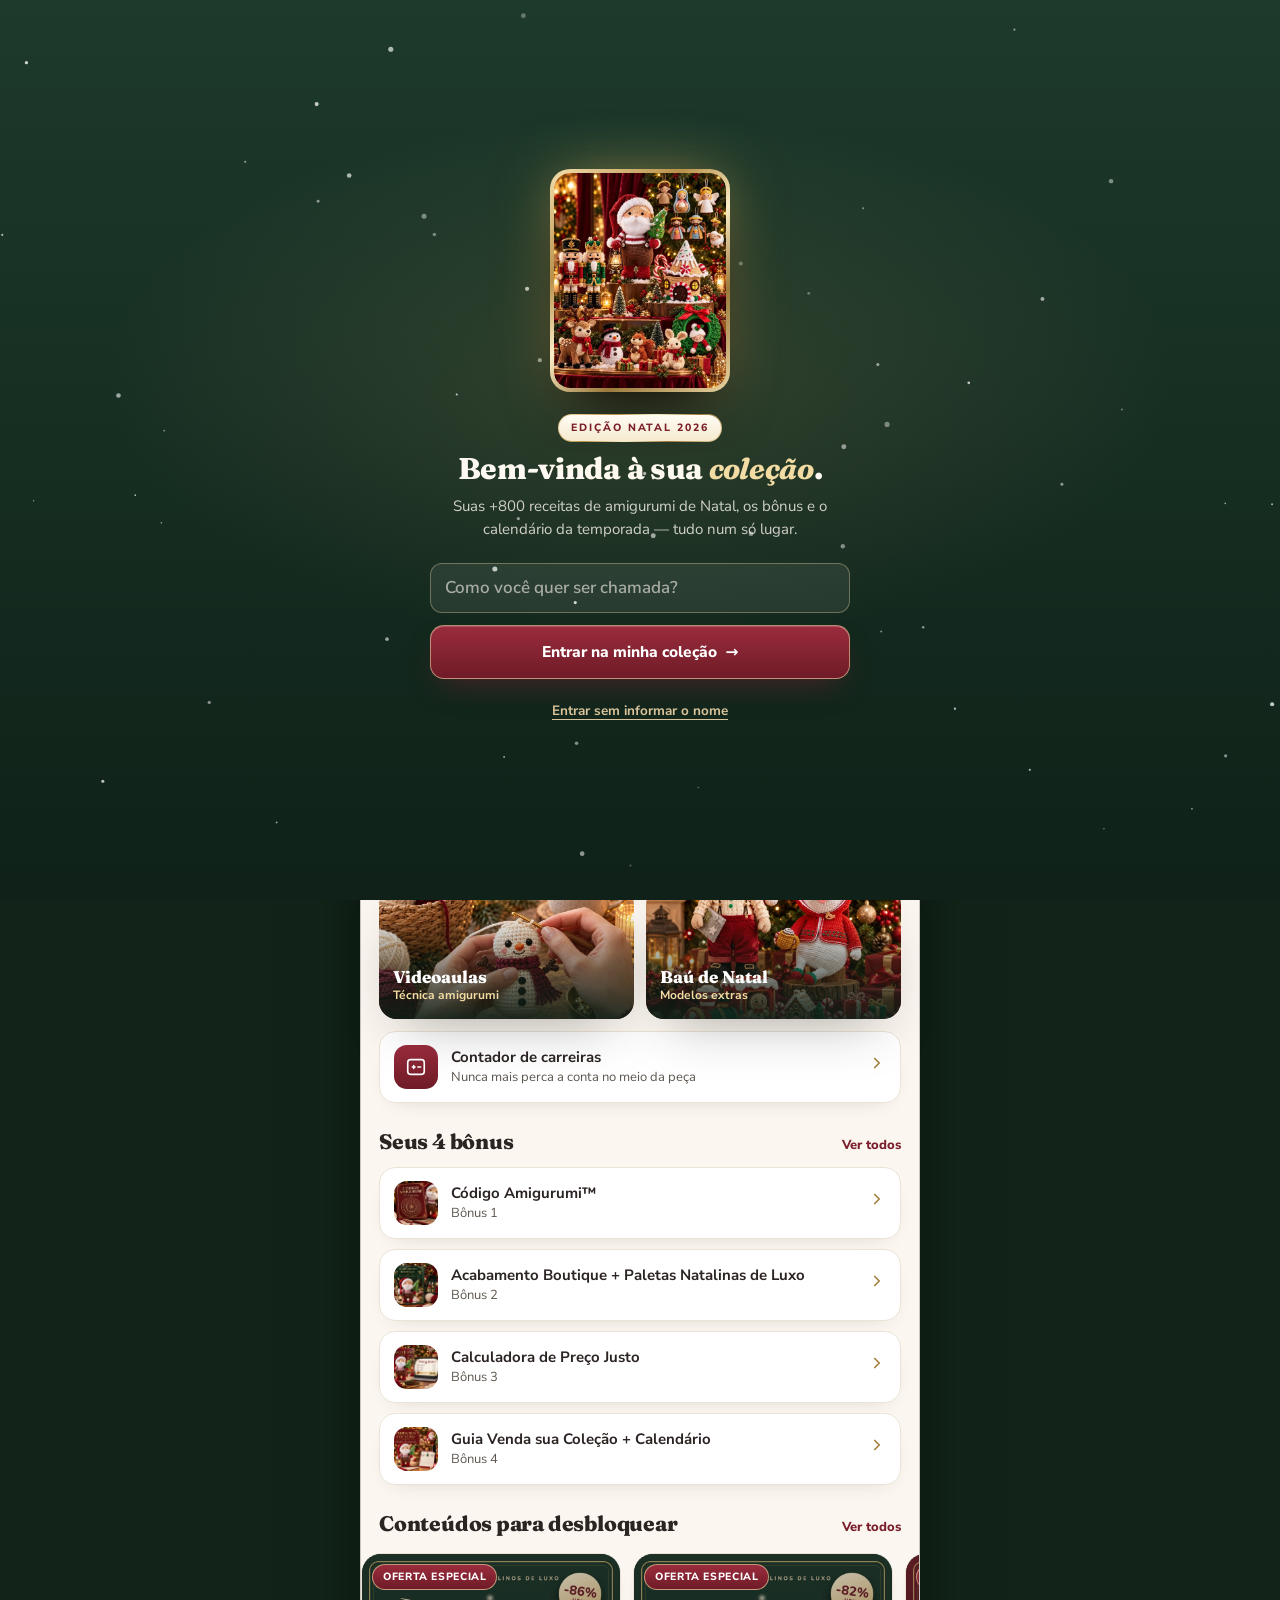
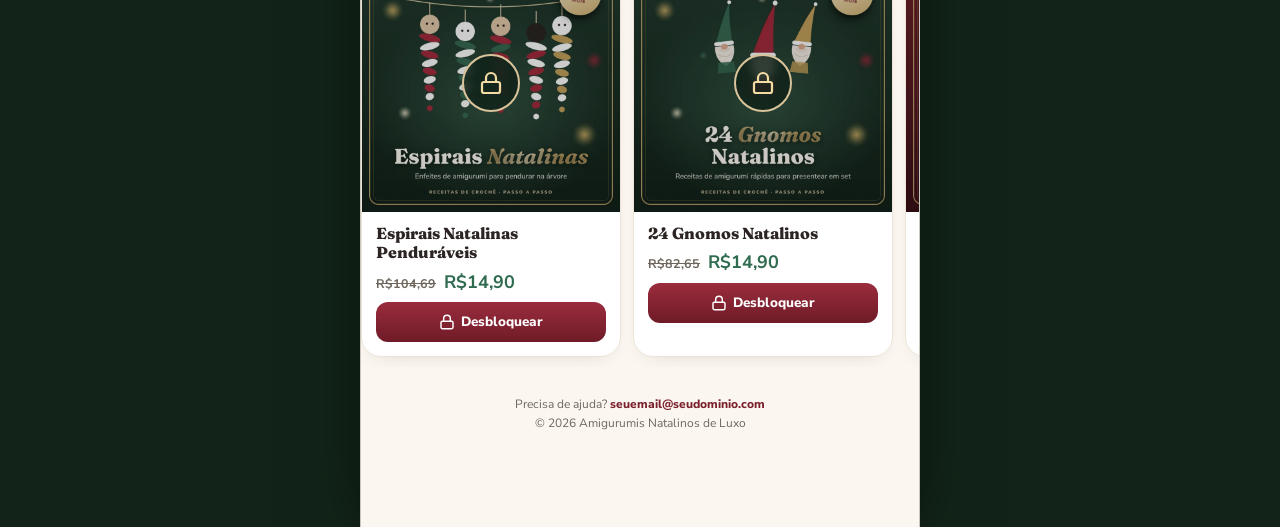
<file: app/index.html>
<!DOCTYPE html>
<html lang="pt-BR">
<head>
<meta charset="utf-8">
<meta name="viewport" content="width=device-width, initial-scale=1, viewport-fit=cover">
<title>Minha Coleção — Amigurumis Natalinos de Luxo</title>
<meta name="robots" content="noindex, nofollow">
<meta name="theme-color" content="#1f3d2e">
<meta name="apple-mobile-web-app-capable" content="yes">
<meta name="apple-mobile-web-app-status-bar-style" content="black-translucent">
<meta name="apple-mobile-web-app-title" content="Minha Coleção">
<link rel="manifest" href="manifest.webmanifest">
<link rel="icon" href="icone-192.png">
<link rel="apple-touch-icon" href="icone-192.png">
<link rel="preload" href="fontes/Fraunces_800ExtraBold.woff2" as="font" type="font/woff2" crossorigin>
<link rel="preload" href="fontes/NunitoSans_400Regular.woff2" as="font" type="font/woff2" crossorigin>
<style>
@font-face{font-family:"Fraunces";src:url(fontes/Fraunces_600SemiBold.woff2) format("woff2");font-weight:500 650;font-display:swap}
@font-face{font-family:"Fraunces";src:url(fontes/Fraunces_800ExtraBold.woff2) format("woff2");font-weight:651 900;font-display:swap}
@font-face{font-family:"Fraunces";src:url(fontes/Fraunces_700Bold_Italic.woff2) format("woff2");font-weight:500 900;font-style:italic;font-display:swap}
@font-face{font-family:"Nunito Sans";src:url(fontes/NunitoSans_400Regular.woff2) format("woff2");font-weight:300 500;font-display:swap}
@font-face{font-family:"Nunito Sans";src:url(fontes/NunitoSans_600SemiBold.woff2) format("woff2");font-weight:501 650;font-display:swap}
@font-face{font-family:"Nunito Sans";src:url(fontes/NunitoSans_700Bold.woff2) format("woff2");font-weight:651 750;font-display:swap}
@font-face{font-family:"Nunito Sans";src:url(fontes/NunitoSans_800ExtraBold.woff2) format("woff2");font-weight:751 1000;font-display:swap}
:root{
  --crema:#fbf7f0;--crema-2:#f3ece2;--crema-3:#efede4;--blanco:#fff;
  --vino:#7a1f2b;--vino-hover:#5e1620;--bosque:#1f3d2e;--bosque-hondo:#172e22;
  --oro:#b8914a;--oro-claro:#d9c39a;--oro-hondo:#a27d3b;--oro-texto:#7f6128;
  --texto:#2b2422;--texto-suave:#5e574f;--gris:#6f675e;--borde:#ece3d6;--unidad:#f6f2ec;
  --oro-metal:linear-gradient(140deg,#f3dfae 0%,#b8914a 30%,#fbeec8 50%,#9c7a3c 72%,#e9d3a1 100%);
  --vino-metal:linear-gradient(180deg,#9a2c3d,#6f1b27);
  --oro-etiqueta:linear-gradient(180deg,#f8e9bf,#dcbb73);
  --sombra:0 8px 22px -16px #2b24224d;--sombra-alta:0 24px 56px -24px #2b242266;
  --serif:"Fraunces",Georgia,"Times New Roman",serif;
  --sans:"Nunito Sans",system-ui,-apple-system,"Segoe UI",Roboto,sans-serif;
  --nav:68px;--safe-b:env(safe-area-inset-bottom);
}
*{box-sizing:border-box;-webkit-tap-highlight-color:transparent}
html,body{margin:0;background:var(--crema);color:var(--texto);font-family:var(--sans);font-size:16px;line-height:1.55;-webkit-font-smoothing:antialiased}
h1,h2,h3{font-family:var(--serif);margin:0;letter-spacing:-.01em;line-height:1.15}
p{margin:0}
button{font:inherit;color:inherit;background:none;border:0;padding:0;cursor:pointer}
a{color:inherit;text-decoration:none}
img{display:block;max-width:100%}
em{font-family:var(--serif);font-style:italic;color:var(--vino)}
:focus-visible{outline:3px solid var(--vino);outline-offset:3px;border-radius:10px}
.sr{position:absolute;width:1px;height:1px;overflow:hidden;clip:rect(0 0 0 0);white-space:nowrap}

/* ---------- Estrutura ---------- */
.app{max-width:560px;margin:0 auto;min-height:100vh;min-height:100dvh;position:relative;background:var(--crema);padding-bottom:calc(var(--nav) + var(--safe-b) + 18px)}
@media (min-width:900px){
  body{background:radial-gradient(70% 60% at 50% 0,#264b3a,#122419 70%)}
  .app{box-shadow:0 30px 80px -30px #000;border-left:1px solid #0003;border-right:1px solid #0003}
}
.topo{position:relative;overflow:hidden;color:var(--crema);padding:calc(env(safe-area-inset-top) + 18px) 20px 54px;
  background:radial-gradient(85% 70% at 50% 40%,#3c6c5280,transparent 72%),linear-gradient(180deg,var(--bosque),#122419)}
.topo.compacto{padding-bottom:40px}
.topo-in{position:relative;z-index:2}
.topo-linha{display:flex;align-items:center;justify-content:space-between;gap:12px;margin-bottom:16px}
.marca{display:flex;align-items:center;gap:10px;font-weight:800;font-size:13px;letter-spacing:.04em;color:var(--oro-claro)}
.marca-selo{width:34px;height:34px;border-radius:50%;background:var(--oro-metal);display:grid;place-items:center;color:var(--vino);box-shadow:0 6px 16px -8px #000}
.voltar{display:inline-flex;align-items:center;gap:6px;font-weight:800;font-size:14px;color:var(--oro-claro);min-height:40px}
.topo h1{font-size:clamp(26px,7vw,34px);color:#fffaf1}
.topo h1 em{color:#f3dca4}
.topo p.sub{margin-top:8px;color:#fbf7f0d6;font-size:15px}
.nevado{position:absolute;left:0;right:0;bottom:-1px;width:100%;height:34px;z-index:1}
.guirlanda{position:absolute;top:0;left:0;right:0;height:26px;display:flex;justify-content:center;overflow:hidden;z-index:1;pointer-events:none}
.foco{flex:0 0 56px;height:26px;position:relative;background:url("data:image/svg+xml,%3Csvg xmlns='http://www.w3.org/2000/svg' width='56' height='18'%3E%3Cpath d='M0 1 Q28 18 56 1' fill='none' stroke='%23D9C39A' stroke-opacity='.5' stroke-width='1.3'/%3E%3C/svg%3E") 0 0/56px 18px no-repeat}
.foco::after{content:"";position:absolute;top:10px;left:24px;width:8px;height:11px;border-radius:50%/42% 42% 58% 58%;--l:#e7bf62;background:radial-gradient(circle at 38% 30%,#ffffffd9 0 16%,var(--l) 46%);box-shadow:0 0 6px 1px var(--l),0 0 14px 3px color-mix(in srgb,var(--l) 50%,transparent);animation:titila 2.6s ease-in-out infinite}
.foco:nth-child(4n+2)::after{--l:#b3263a;animation-delay:-1.2s}.foco:nth-child(4n+3)::after{--l:#fff1cf;animation-delay:-.5s}.foco:nth-child(4n+4)::after{--l:#3f7d5c;animation-delay:-2s}
@keyframes titila{50%{opacity:.4}}
canvas.neve{position:absolute;inset:0;width:100%;height:100%;z-index:0;pointer-events:none}

.conteudo{padding:0 18px;margin-top:-26px;position:relative;z-index:3}
.secao{margin-top:26px}
.secao-cab{display:flex;align-items:baseline;justify-content:space-between;gap:10px;margin-bottom:12px}
.secao-cab h2{font-size:21px}
.secao-cab a,.secao-cab button{font-size:13px;font-weight:800;color:var(--vino);white-space:nowrap}
.ceja{display:inline-block;font-size:10.5px;font-weight:800;letter-spacing:.18em;text-transform:uppercase;color:var(--vino);
  background:linear-gradient(180deg,#fffcf4,#f6ead0) padding-box,var(--oro-metal) border-box;border:1px solid transparent;border-radius:999px;padding:5px 12px;margin-bottom:10px}

/* ---------- Cartões ---------- */
.card{background:var(--blanco);border:1px solid var(--borde);border-radius:20px;box-shadow:var(--sombra)}
.card-ouro{background:linear-gradient(var(--blanco),var(--blanco)) padding-box,var(--oro-metal) border-box;border:1.5px solid transparent;box-shadow:var(--sombra-alta)}
.boasvindas{padding:18px;display:grid;gap:14px}
.progresso-linha{display:flex;align-items:center;gap:14px}
.anel{--p:0;width:64px;height:64px;border-radius:50%;flex-shrink:0;display:grid;place-items:center;
  background:conic-gradient(var(--vino) calc(var(--p)*1%),var(--unidad) 0);position:relative}
.anel::before{content:"";position:absolute;inset:7px;border-radius:50%;background:var(--blanco)}
.anel b{position:relative;font-family:var(--serif);font-size:16px;color:var(--vino)}
.progresso-txt b{font-family:var(--serif);font-size:18px;display:block}
.progresso-txt span{font-size:13.5px;color:var(--texto-suave)}
.proximo{display:flex;gap:12px;align-items:center;padding:12px 14px;border-radius:14px;background:var(--unidad);border:1px dashed var(--oro-claro)}
.proximo-ico{width:38px;height:38px;border-radius:12px;background:var(--vino-metal);color:#fff;display:grid;place-items:center;flex-shrink:0}
.proximo small{display:block;font-size:11px;font-weight:800;letter-spacing:.12em;text-transform:uppercase;color:var(--oro-texto)}
.proximo span{font-weight:700;font-size:14.5px;line-height:1.35}
.contagem{display:flex;align-items:center;gap:10px;font-size:13px;font-weight:700;color:var(--texto-suave)}
.contagem b{font-family:var(--serif);color:var(--vino);font-size:18px}

.atalhos{display:grid;grid-template-columns:repeat(2,minmax(0,1fr));gap:12px}
.atalho{position:relative;overflow:hidden;border-radius:18px;min-height:132px;display:flex;flex-direction:column;justify-content:flex-end;padding:14px;color:#fff;box-shadow:var(--sombra-alta);isolation:isolate}
.atalho img{position:absolute;inset:0;width:100%;height:100%;object-fit:cover;z-index:-2;transition:transform .5s}
.atalho::before{content:"";position:absolute;inset:0;z-index:-1;background:linear-gradient(180deg,transparent 20%,#0f1f17e6 100%)}
.atalho:active img{transform:scale(1.04)}
.atalho b{font-family:var(--serif);font-size:17px;line-height:1.15}
.atalho small{font-size:12px;color:#f3dca4;font-weight:700}
.atalho.largo{grid-column:1/-1;min-height:150px}
.pilula{position:absolute;top:10px;left:10px;font-size:10.5px;font-weight:800;letter-spacing:.06em;text-transform:uppercase;padding:4px 10px;border-radius:999px;background:var(--oro-etiqueta);color:var(--vino-hover);border:1px solid #9c7a3c80}
.pilula.vinho{background:var(--vino-metal);color:#fff;border-color:#e9d3a1aa}

.lista{display:grid;gap:10px}
.item{display:flex;align-items:center;gap:13px;padding:13px 14px;background:var(--blanco);border:1px solid var(--borde);border-radius:16px;box-shadow:var(--sombra);text-align:left;width:100%}
.item-ico{width:44px;height:44px;border-radius:13px;background:var(--unidad);color:var(--oro-hondo);display:grid;place-items:center;flex-shrink:0;overflow:hidden}
.item-ico img{width:100%;height:100%;object-fit:cover}
.item-txt{flex:1;min-width:0}
.item-txt b{display:block;font-size:15px;line-height:1.3}
.item-txt span{display:block;font-size:13px;color:var(--texto-suave);line-height:1.4}
.item-seta{color:var(--oro-hondo);flex-shrink:0}
.tag{font-size:10.5px;font-weight:800;letter-spacing:.06em;text-transform:uppercase;padding:3px 8px;border-radius:999px;background:var(--unidad);color:var(--oro-texto);white-space:nowrap}
.tag.ok{background:#e6f1ea;color:#2f6b4f}
.tag.breve{background:#f4e9e9;color:var(--vino)}

/* ---------- Botões ---------- */
.btn{display:inline-flex;align-items:center;justify-content:center;gap:9px;min-height:50px;padding:14px 22px;border-radius:14px;font-weight:800;font-size:15.5px;color:#fff;background:var(--vino-metal);border:1px solid #e9d3a199;box-shadow:inset 0 1px #ffffff2e,0 14px 30px -12px #7a1f2b99;width:100%;text-align:center}
.btn:active{transform:translateY(1px)}
.btn.sec{background:var(--blanco);color:var(--vino);border:1.5px solid var(--borde);box-shadow:var(--sombra)}
.btn.ouro{background:var(--oro-etiqueta);color:var(--vino-hover);border-color:#9c7a3c80}
.btn[aria-disabled="true"]{opacity:.55}
.btns{display:grid;gap:10px}

/* ---------- Coleção ---------- */
.colecoes{display:grid;grid-template-columns:repeat(2,minmax(0,1fr));gap:12px}
.colecao{background:var(--blanco);border:1px solid var(--borde);border-radius:18px;overflow:hidden;box-shadow:var(--sombra);text-align:left;display:flex;flex-direction:column}
.colecao-img{position:relative;aspect-ratio:1/1;background:var(--oro-claro)}
.colecao-img img{width:100%;height:100%;object-fit:cover}
.colecao-corpo{padding:10px 12px 12px}
.colecao-corpo b{font-family:var(--serif);font-size:15px;line-height:1.2;display:block}
.colecao-corpo span{font-size:12px;color:var(--gris);font-style:italic}
.check-canto{position:absolute;top:8px;right:8px;width:28px;height:28px;border-radius:50%;background:#2f6b4f;color:#fff;display:grid;place-items:center;box-shadow:0 4px 10px #0005}
.fav-canto{position:absolute;bottom:8px;right:8px;width:32px;height:32px;border-radius:50%;background:#fffffff0;color:var(--vino);display:grid;place-items:center;box-shadow:0 4px 10px #0003}
.hero-img{border-radius:22px;overflow:hidden;aspect-ratio:1/1;box-shadow:var(--sombra-alta);background:var(--oro-claro);border:5px solid #fff}
.hero-img img{width:100%;height:100%;object-fit:cover}
.miniaturas{display:flex;gap:10px;overflow-x:auto;scrollbar-width:none;padding:2px 2px 8px;margin:0 -2px}
.miniaturas::-webkit-scrollbar{display:none}
.miniaturas img{width:96px;height:96px;border-radius:14px;object-fit:cover;flex-shrink:0;border:3px solid #fff;box-shadow:var(--sombra)}
.alternar{display:flex;align-items:center;justify-content:space-between;gap:12px;padding:14px;border-radius:16px;background:var(--blanco);border:1px solid var(--borde)}
.alternar b{font-size:14.5px}
.chave{width:52px;height:30px;border-radius:999px;background:#d8d0c4;position:relative;flex-shrink:0;transition:background .2s}
.chave::after{content:"";position:absolute;top:3px;left:3px;width:24px;height:24px;border-radius:50%;background:#fff;box-shadow:0 2px 6px #0003;transition:transform .2s}
.chave[aria-checked="true"]{background:#2f6b4f}
.chave[aria-checked="true"]::after{transform:translateX(22px)}

/* ---------- Índice visual ---------- */
.filtros{display:flex;gap:8px;overflow-x:auto;scrollbar-width:none;padding-bottom:6px;margin:0 -18px;padding-left:18px;padding-right:18px}
.filtros::-webkit-scrollbar{display:none}
.filtro{white-space:nowrap;padding:9px 14px;border-radius:999px;border:1.5px solid var(--borde);background:var(--unidad);font-size:13px;font-weight:700;color:var(--texto-suave)}
.filtro[aria-pressed="true"]{background:var(--vino);border-color:var(--vino);color:#fff}
.grade{display:grid;grid-template-columns:repeat(3,minmax(0,1fr));gap:8px;margin-top:12px}
.grade a{position:relative;aspect-ratio:1/1;border-radius:14px;overflow:hidden;border:3px solid #fff;box-shadow:var(--sombra);background:var(--oro-claro)}
.grade img{width:100%;height:100%;object-fit:cover}
.grade span{position:absolute;left:0;right:0;bottom:0;font-size:10.5px;font-weight:800;color:#fff;padding:14px 6px 5px;background:linear-gradient(transparent,#000a);text-align:left;line-height:1.2}

/* ---------- Método / Calendário ---------- */
.passo{display:grid;grid-template-columns:64px 1fr;gap:14px;padding:16px;align-items:start}
.passo-foto{position:relative;width:64px;height:64px}
.passo-foto img{width:100%;height:100%;border-radius:50%;object-fit:cover;border:2px solid var(--oro-claro)}
.passo-num{position:absolute;right:-4px;bottom:-4px;width:26px;height:26px;border-radius:50%;background:linear-gradient(150deg,#f3dca4,#c9a45c);color:#3b2b0e;font-family:var(--serif);font-weight:800;font-size:13px;display:grid;place-items:center;border:2px solid #fff}
.passo h3{font-size:17px;margin-bottom:4px}
.passo h3 span{color:var(--vino);letter-spacing:.05em}
.passo p{font-size:14px;color:var(--texto-suave)}
.passo .acoes{display:flex;flex-wrap:wrap;gap:8px;margin-top:10px}
.mini-btn{display:inline-flex;align-items:center;gap:6px;padding:8px 12px;border-radius:999px;font-size:12.5px;font-weight:800;border:1.5px solid var(--borde);background:var(--unidad);color:var(--vino)}
.mini-btn.feito{background:#e6f1ea;border-color:#bcd8c6;color:#2f6b4f}

.mes{padding:16px}
.mes-cab{display:flex;align-items:center;gap:12px;margin-bottom:10px}
.mes-ponto{width:14px;height:14px;border-radius:50%;background:var(--oro);box-shadow:0 0 0 4px #b8914a33;flex-shrink:0}
.mes.agora .mes-ponto{background:var(--vino);box-shadow:0 0 0 4px #7a1f2b33}
.mes-cab small{font-size:11px;font-weight:800;letter-spacing:.16em;text-transform:uppercase;color:var(--oro-texto);display:block}
.mes.agora .mes-cab small{color:var(--vino)}
.mes-cab b{font-family:var(--serif);font-size:18px}
.tarefa{display:flex;gap:11px;align-items:flex-start;padding:10px 4px;border-top:1px dashed var(--borde);width:100%;text-align:left}
.tarefa:first-of-type{border-top:0}
.caixa{width:24px;height:24px;border-radius:8px;border:2px solid var(--oro-claro);flex-shrink:0;display:grid;place-items:center;color:transparent;transition:.2s;margin-top:1px}
.tarefa[aria-checked="true"] .caixa{background:#2f6b4f;border-color:#2f6b4f;color:#fff}
.tarefa[aria-checked="true"] .tarefa-txt{color:var(--gris);text-decoration:line-through;text-decoration-color:#2f6b4f88}
.tarefa-txt{font-size:14.5px;font-weight:600;line-height:1.4}

/* ---------- Bônus ---------- */
.bono{display:grid;grid-template-columns:110px 1fr;gap:14px;padding:12px;align-items:center;text-align:left;width:100%}
.bono-img{border-radius:14px;overflow:hidden;aspect-ratio:25/18;background:var(--oro-claro)}
.bono-img img{width:100%;height:100%;object-fit:cover}
.bono small{font-size:10.5px;font-weight:800;letter-spacing:.12em;color:var(--vino);text-transform:uppercase}
.bono b{display:block;font-family:var(--serif);font-size:16.5px;line-height:1.2;margin:2px 0 4px}
.bono span{font-size:13px;color:var(--texto-suave);line-height:1.4;display:block}
.capa-bono{border-radius:20px;overflow:hidden;box-shadow:var(--sombra-alta);aspect-ratio:25/18;background:var(--oro-claro);border:4px solid #fff}
.capa-bono img{width:100%;height:100%;object-fit:cover}

.busca{display:flex;align-items:center;gap:10px;padding:0 14px;border-radius:14px;background:var(--blanco);border:1.5px solid var(--borde);min-height:50px}
.busca input{flex:1;border:0;outline:0;background:none;font:inherit;font-size:16px;color:var(--texto);min-width:0}
.tabela-abrev{width:100%;border-collapse:separate;border-spacing:0;font-size:13.5px}
.tabela-abrev th{font-size:10.5px;letter-spacing:.1em;text-transform:uppercase;color:#fff;background:var(--vino-metal);padding:10px 8px;text-align:left}
.tabela-abrev th:first-child{border-top-left-radius:14px}.tabela-abrev th:last-child{border-top-right-radius:14px}
.tabela-abrev td{padding:10px 8px;border-bottom:1px solid var(--borde);vertical-align:top;background:#fff}
.tabela-abrev td:first-child{font-weight:700;width:34%}.tabela-abrev td:nth-child(3){color:var(--texto-suave);font-size:13px;line-height:1.45}
.tabela-abrev code{font-family:var(--sans);font-weight:800;color:var(--vino);background:var(--unidad);padding:1px 6px;border-radius:6px;white-space:nowrap}
.tabela-abrev tr:last-child td:first-child{border-bottom-left-radius:14px}.tabela-abrev tr:last-child td:last-child{border-bottom-right-radius:14px}

.paleta{padding:14px}
.paleta-cores{display:flex;height:64px;border-radius:12px;overflow:hidden;margin-bottom:10px}
.paleta-cores button{flex:1;position:relative}
.paleta-cores button span{position:absolute;bottom:4px;left:0;right:0;font-size:9.5px;font-weight:800;text-align:center;opacity:0;transition:.2s}
.paleta-cores button:hover span,.paleta-cores button:focus span{opacity:1}
.paleta b{font-family:var(--serif);font-size:16px}
.paleta p{font-size:13px;color:var(--texto-suave)}
.dica{display:flex;gap:12px;padding:14px;align-items:flex-start}
.dica-num{font-family:var(--serif);font-style:italic;font-weight:800;color:var(--oro-hondo);font-size:22px;line-height:1;min-width:24px}
.dica b{display:block;font-size:15px;margin-bottom:2px}
.dica span{font-size:13.5px;color:var(--texto-suave)}

.calc{padding:18px;display:grid;gap:12px;grid-template-columns:minmax(0,1fr)}.calc>*,.campos2>*{min-width:0}
.campo{display:grid;gap:6px}
.campo label{font-size:13px;font-weight:800;color:var(--texto)}
.campo label span{font-weight:600;color:var(--gris)}
.entrada{display:flex;align-items:center;border:1.5px solid var(--borde);border-radius:12px;background:var(--crema);min-height:50px;padding:0 12px;gap:8px}
.entrada:focus-within{border-color:var(--oro)}
.entrada i{font-style:normal;font-weight:800;color:var(--oro-texto);font-size:14px}
.entrada input{flex:1;width:100%;border:0;outline:0;background:none;font:inherit;font-size:17px;font-weight:700;color:var(--texto);min-width:0;text-align:right}
.campos2{display:grid;grid-template-columns:minmax(0,1fr) minmax(0,1fr);gap:12px}
.resultado{border-radius:18px;padding:18px;background:var(--vino-metal);color:#fff;text-align:center;box-shadow:0 18px 40px -16px #7a1f2bcc}
.resultado small{font-size:11px;font-weight:800;letter-spacing:.16em;color:#f3dca4}
.resultado .valor{font-family:var(--serif);font-size:44px;font-weight:900;line-height:1.05;margin:4px 0}
.resultado .valor sup{font-size:.4em;vertical-align:.95em;margin-right:2px}
.resultado p{font-size:13px;color:#fff9}
.decomp{display:grid;gap:6px;font-size:14px;padding:4px 2px}
.decomp div{display:flex;justify-content:space-between;gap:10px;border-bottom:1px dashed var(--borde);padding:6px 0}
.decomp div b{font-variant-numeric:tabular-nums}

.msg{padding:14px;display:grid;gap:10px}
.msg-txt{white-space:pre-wrap;font-size:14px;line-height:1.5;background:#e7f3df;border-radius:12px 12px 12px 4px;padding:12px;color:#1f2a1c;position:relative}
.msg-cab{display:flex;justify-content:space-between;align-items:center;gap:10px}
.msg-cab b{font-size:14.5px}

/* ---------- Vídeo ---------- */
.aula-num{font-family:var(--serif);font-weight:800;font-size:15px;color:var(--vino)}
.player{position:fixed;inset:0;z-index:90;background:#0b120ef2;display:grid;place-items:center;padding:20px}
.player[hidden]{display:none}
.player-caixa{width:min(100%,760px)}
.player-frame{aspect-ratio:16/9;border-radius:16px;overflow:hidden;background:#000;box-shadow:0 30px 70px -20px #000}
.player-frame iframe,.player-frame video{width:100%;height:100%;border:0;display:block}
.player-cab{display:flex;justify-content:space-between;align-items:center;color:#fff;margin-bottom:12px;gap:12px}
.player-cab b{font-family:var(--serif);font-size:18px}
.fechar{width:42px;height:42px;border-radius:50%;background:#ffffff1f;color:#fff;display:grid;place-items:center;flex-shrink:0}

/* ---------- Navegação inferior ---------- */
.nav{position:fixed;left:50%;transform:translateX(-50%);bottom:0;width:min(100%,560px);z-index:50;background:#fffffff2;backdrop-filter:blur(10px);-webkit-backdrop-filter:blur(10px);border-top:1px solid var(--borde);display:grid;grid-template-columns:repeat(5,1fr);padding:6px 6px calc(6px + var(--safe-b));box-shadow:0 -10px 30px -18px #2b242266}
.nav a{display:flex;flex-direction:column;align-items:center;justify-content:center;gap:3px;min-height:54px;border-radius:14px;font-size:11px;font-weight:800;color:var(--gris)}
.nav a[aria-current="page"]{color:var(--vino);background:var(--unidad)}
.nav a svg{width:22px;height:22px}

/* ---------- Entrada ---------- */
.entrada-tela{position:fixed;inset:0;z-index:100;display:grid;place-items:center;padding:24px;overflow-y:auto;
  background:radial-gradient(60% 42% at 50% 42%,#f0c8781f,transparent 70%),linear-gradient(180deg,#1d3a2c,#0f2118)}
.entrada-tela[hidden]{display:none}
.entrada-caixa{width:min(100%,420px);text-align:center;color:var(--crema);position:relative;z-index:2}
.entrada-capa{width:180px;margin:0 auto 22px;border-radius:20px;overflow:hidden;border:4px solid transparent;background:var(--oro-metal) border-box;box-shadow:0 30px 60px -20px #000,0 0 60px -10px #e7bf6299}
.entrada-capa img{border-radius:16px;aspect-ratio:4/5;object-fit:cover;width:100%}
.entrada-caixa h1{font-size:30px;color:#fffaf1;margin-bottom:8px}
.entrada-caixa h1 em{color:#f3dca4}
.entrada-caixa p{color:#fbf7f0cc;font-size:15px;margin-bottom:22px}
.entrada-caixa .entrada{background:#ffffff14;border-color:#d9c39a66;margin-bottom:12px}
.entrada-caixa .entrada input{color:#fff;text-align:left;font-weight:600}
.entrada-caixa .entrada input::placeholder{color:#fbf7f099}
.entrada-pular{margin-top:12px;font-size:13.5px;font-weight:700;color:#d9c39a;text-decoration:underline;text-underline-offset:4px;min-height:40px}

/* ---------- Diversos ---------- */
.aviso{padding:14px;border-radius:16px;background:#fff8e8;border:1px solid #ecd9a8;font-size:13.5px;color:var(--texto-suave);display:flex;gap:10px}
.aviso svg{color:var(--oro-hondo);flex-shrink:0;margin-top:2px}
.instalar{display:flex;gap:12px;align-items:center;padding:14px;border-radius:16px;background:var(--bosque);color:var(--crema)}
.instalar b{display:block;font-size:14.5px}
.instalar span{font-size:12.5px;color:#fbf7f0bb}
.instalar button.x{color:#fbf7f0aa;padding:6px}
.toast{position:fixed;left:50%;bottom:calc(var(--nav) + var(--safe-b) + 14px);transform:translate(-50%,20px);opacity:0;z-index:95;background:var(--texto);color:#fff;padding:12px 18px;border-radius:12px;font-size:14px;font-weight:700;box-shadow:0 14px 30px -10px #000;transition:.3s;pointer-events:none;max-width:90vw;text-align:center}
.toast.on{opacity:1;transform:translate(-50%,0)}
/* contador */
.contador{padding:22px 18px;text-align:center}
.contador-nome{width:100%;border:0;border-bottom:1.5px dashed var(--oro-claro);background:none;font:inherit;font-family:var(--serif);font-weight:800;font-size:19px;text-align:center;color:var(--texto);padding:6px 0;outline:0}
.contador-num{font-family:var(--serif);font-weight:800;font-size:96px;line-height:1;color:var(--vino);margin:18px 0 4px;font-variant-numeric:tabular-nums}
.contador-rot{font-size:12px;font-weight:800;letter-spacing:.16em;color:var(--oro-texto)}
.contador-btns{display:grid;grid-template-columns:1fr 2fr;gap:12px;margin-top:20px}
.contador-btns button{min-height:84px;border-radius:20px;font-size:38px;font-weight:800}
.mais{background:var(--vino-metal);color:#fff;box-shadow:0 16px 34px -14px #7a1f2bcc}
.menos{background:var(--unidad);color:var(--vino);border:1.5px solid var(--borde)}
.contador-meta{display:flex;justify-content:center;gap:10px;flex-wrap:wrap;margin-top:16px}
.pontos{display:flex;align-items:center;gap:10px;justify-content:center;margin-top:14px;font-size:14px;font-weight:700;color:var(--texto-suave)}
.pontos input{width:70px;text-align:center;border:1.5px solid var(--borde);border-radius:10px;padding:8px;font:inherit;font-weight:800;font-size:16px;background:var(--crema)}
.projetos{display:flex;gap:8px;overflow-x:auto;scrollbar-width:none;margin:0 -18px;padding:0 18px 6px}
.projetos::-webkit-scrollbar{display:none}
/* lightbox */
.luz{position:fixed;inset:0;z-index:92;background:#0b120ef2;display:flex;flex-direction:column;align-items:center;justify-content:center;padding:20px;gap:14px}
.luz[hidden]{display:none}
.luz img{max-width:100%;max-height:68vh;border-radius:18px;border:4px solid #fff;box-shadow:0 30px 70px -20px #000}
.luz b{color:#fff;font-family:var(--serif);font-size:19px}
.luz .btns{width:min(100%,420px)}
.luz .fechar{position:absolute;top:calc(env(safe-area-inset-top) + 14px);right:14px}
.icone-topo{width:40px;height:40px;border-radius:50%;background:#ffffff1a;color:var(--oro-claro);display:grid;place-items:center}
.campo-txt{width:100%;min-height:50px;border:1.5px solid var(--borde);border-radius:12px;background:var(--crema);padding:0 14px;font:inherit;font-size:16px;color:var(--texto)}
.btn.perigo{background:#fff;color:#a12a2a;border:1.5px solid #ecc9c9;box-shadow:none}
.duplo{display:grid;grid-template-columns:1fr 1fr;gap:8px}
.mes-barra{height:6px;border-radius:99px;background:var(--unidad);overflow:hidden;margin:2px 0 10px}
.mes-barra i{display:block;height:100%;background:linear-gradient(90deg,#c9a45c,var(--vino));border-radius:99px;transition:width .3s}
.exemplo{display:grid;gap:4px;padding:12px 14px;border-bottom:1px dashed var(--borde)}
.exemplo:last-child{border:0}
.exemplo code{font-family:var(--sans);font-weight:800;color:var(--vino);font-size:14.5px}
.exemplo span{font-size:13.5px;color:var(--texto-suave)}
/* extras */
.vitrine{display:flex;gap:12px;overflow-x:auto;scrollbar-width:none;margin:0 -18px;padding:4px 18px 10px;scroll-snap-type:x mandatory}
.vitrine::-webkit-scrollbar{display:none}
.extra{flex:0 0 72%;max-width:260px;scroll-snap-align:start;background:var(--blanco);border:1px solid var(--borde);border-radius:20px;overflow:hidden;box-shadow:var(--sombra);display:flex;flex-direction:column;text-align:left}
.extra-img{position:relative;aspect-ratio:1/1;background:var(--bosque)}
.extra-img img{width:100%;height:100%;object-fit:cover}
.extra.bloq .extra-img img{filter:saturate(.85) brightness(.8)}
.extra-cad{position:absolute;inset:0;display:grid;place-items:center}
.extra-cad span{width:58px;height:58px;border-radius:50%;background:#0f2118cc;border:2px solid #d9c39a;color:#f3dca4;display:grid;place-items:center;backdrop-filter:blur(4px);-webkit-backdrop-filter:blur(4px)}
.extra-cad span svg{width:24px;height:24px}
.extra-corpo{padding:12px 14px 14px;display:grid;gap:6px}
.extra-corpo b{font-family:var(--serif);font-size:16px;line-height:1.2}
.extra-preco{display:flex;align-items:baseline;gap:8px;font-weight:800}
.extra-preco s{color:var(--gris);font-size:12.5px;font-weight:700}
.extra-preco strong{color:#2f6b4f;font-size:18px}
.extra-cta{display:inline-flex;align-items:center;justify-content:center;gap:6px;min-height:40px;border-radius:12px;font-size:13.5px;font-weight:800;background:var(--vino-metal);color:#fff}
.extra.lib .extra-cta{background:#e6f1ea;color:#2f6b4f}
.lista-extras{display:grid;grid-template-columns:repeat(2,minmax(0,1fr));gap:12px}
.lista-extras .extra{max-width:none}
.oferta-box{border-radius:20px;padding:18px;background:linear-gradient(180deg,#fffdf8,#fbf4e6) padding-box,var(--oro-metal) border-box;border:2px solid transparent;box-shadow:var(--sombra-alta);display:grid;gap:12px;text-align:center}
.oferta-box .de{color:var(--gris);text-decoration:line-through;text-decoration-color:var(--vino);font-weight:700}
.oferta-box .por{font-family:var(--serif);font-weight:900;font-size:52px;line-height:1;color:var(--texto)}
.oferta-box .por sup{font-size:.4em;vertical-align:.95em}
.off{display:inline-block;background:var(--vino-metal);color:#fff;font-weight:800;font-size:12px;padding:4px 10px;border-radius:999px}
.codigo-form{display:flex;gap:8px}
.codigo-form input{flex:1;min-width:0;min-height:50px;border:1.5px solid var(--borde);border-radius:12px;background:#fff;padding:0 14px;font:inherit;font-size:16px;font-weight:700;text-transform:uppercase;letter-spacing:.06em}
.codigo-form button{min-height:50px;padding:0 16px;border-radius:12px;background:var(--bosque);color:#fff;font-weight:800;font-size:14px}
.selo-lib{display:inline-flex;align-items:center;gap:6px;background:#e6f1ea;color:#2f6b4f;font-weight:800;font-size:13px;padding:6px 12px;border-radius:999px}
.rodape{text-align:center;font-size:12px;color:var(--gris);padding:28px 18px 8px}
.rodape a{color:var(--vino);font-weight:800}
.tela{animation:entra .35s ease both}
@keyframes entra{from{opacity:0;transform:translateY(8px)}}
@media (prefers-reduced-motion:reduce){*{animation:none!important;transition:none!important}}
</style>
</head>
<body>
<div class="app">
  <main id="tela" aria-live="polite"></main>
</div>

<nav class="nav" aria-label="Navegação principal">
  <a href="#/inicio" data-nav="inicio"><svg viewBox="0 0 24 24" fill="none" stroke="currentColor" stroke-width="2" stroke-linecap="round" stroke-linejoin="round"><path d="M3 10.5 12 3l9 7.5V20a1 1 0 0 1-1 1h-5v-6H9v6H4a1 1 0 0 1-1-1z"/></svg>Início</a>
  <a href="#/colecao" data-nav="colecao"><svg viewBox="0 0 24 24" fill="none" stroke="currentColor" stroke-width="2" stroke-linecap="round" stroke-linejoin="round"><path d="m17 14 3 3.3a1 1 0 0 1-.7 1.7H4.7a1 1 0 0 1-.7-1.7L7 14h-.3a1 1 0 0 1-.7-1.7L9 9h-.2A1 1 0 0 1 8 7.3L12 3l4 4.3a1 1 0 0 1-.8 1.7H15l3 3.3a1 1 0 0 1-.7 1.7H17Z"/><path d="M12 22v-3"/></svg>Coleção</a>
  <a href="#/aulas" data-nav="aulas"><svg viewBox="0 0 24 24" fill="none" stroke="currentColor" stroke-width="2" stroke-linecap="round" stroke-linejoin="round"><path d="m16 13 5.2 3.5a.5.5 0 0 0 .8-.4V7.9a.5.5 0 0 0-.8-.4L16 10.5"/><rect x="2" y="6" width="14" height="12" rx="2"/></svg>Aulas</a>
  <a href="#/calendario" data-nav="calendario"><svg viewBox="0 0 24 24" fill="none" stroke="currentColor" stroke-width="2" stroke-linecap="round" stroke-linejoin="round"><rect width="18" height="18" x="3" y="4" rx="2"/><path d="M16 2v4M8 2v4M3 10h18"/></svg>Calendário</a>
  <a href="#/bonus" data-nav="bonus"><svg viewBox="0 0 24 24" fill="none" stroke="currentColor" stroke-width="2" stroke-linecap="round" stroke-linejoin="round"><rect x="3" y="8" width="18" height="4" rx="1"/><path d="M12 8v13M19 12v7a2 2 0 0 1-2 2H7a2 2 0 0 1-2-2v-7M7.5 8a2.5 2.5 0 0 1 0-5A4.8 8 0 0 1 12 8a4.8 8 0 0 1 4.5-5 2.5 2.5 0 0 1 0 5"/></svg>Bônus</a>
</nav>

<div class="entrada-tela" id="entrada" hidden>
  <canvas class="neve" aria-hidden="true"></canvas>
  <div class="entrada-caixa">
    <div class="entrada-capa"><img src="imagens/hero-vitrine-natal.webp" alt=""></div>
    <span class="ceja">EDIÇÃO NATAL 2026</span>
    <h1>Bem-vinda à sua <em>coleção</em>.</h1>
    <p>Suas +800 receitas de amigurumi de Natal, os bônus e o calendário da temporada — tudo num só lugar.</p>
    <form id="form-entrada">
      <div class="entrada"><input id="nome" name="nome" autocomplete="given-name" placeholder="Como você quer ser chamada?" maxlength="30" aria-label="Seu nome"></div>
      <button class="btn" type="submit">Entrar na minha coleção <span aria-hidden="true">→</span></button>
    </form>
    <button class="entrada-pular" type="button" id="pular">Entrar sem informar o nome</button>
  </div>
</div>

<div class="player" id="player" hidden role="dialog" aria-modal="true" aria-labelledby="player-titulo">
  <div class="player-caixa">
    <div class="player-cab"><b id="player-titulo"></b><button class="fechar" id="player-fechar" aria-label="Fechar vídeo"><svg width="20" height="20" viewBox="0 0 24 24" fill="none" stroke="currentColor" stroke-width="2.2" stroke-linecap="round"><path d="M18 6 6 18M6 6l12 12"/></svg></button></div>
    <div class="player-frame" id="player-frame"></div>
  </div>
</div>
<div class="luz" id="luz" hidden role="dialog" aria-modal="true" aria-labelledby="luz-nome">
  <button class="fechar" id="luz-fechar" aria-label="Fechar"><svg width="20" height="20" viewBox="0 0 24 24" fill="none" stroke="currentColor" stroke-width="2.2" stroke-linecap="round"><path d="M18 6 6 18M6 6l12 12"/></svg></button>
  <img id="luz-img" alt=""><b id="luz-nome"></b>
  <div class="btns"><a class="btn" id="luz-ir" href="#/colecao">Abrir as receitas desta coleção</a></div>
</div>
<div class="toast" id="toast" role="status"></div>

<script>
/* =====================================================================
   CONFIGURAÇÃO — edite só esta parte.
   Cole os links dos seus arquivos (Google Drive, Dropbox, Hotmart, etc.)
   Link vazio ('') = aparece como "Em breve" para a aluna.
   ===================================================================== */
const CONFIG = {
  produto: 'Amigurumis Natalinos de Luxo',
  suporteWhatsApp: '',            // ex.: '5511999999999' (só números, com DDI 55)
  suporteEmail: 'seuemail@seudominio.com',

  // PDFs de cada coleção de receitas de amigurumi
  colecoes: {
    'papai-noel':      [{ titulo: 'Receitas — Papai Noel e Mamãe Noel (PDF)', url: '' }],
    'renas-duendes':   [{ titulo: 'Receitas — Renas e Duendes (PDF)', url: '' }],
    'bonecos-neve':    [{ titulo: 'Receitas — Bonecos de Neve (PDF)', url: '' }],
    'doce-natal':      [{ titulo: 'Receitas — Doce Natal (PDF)', url: '' }],
    'amigos-inverno':  [{ titulo: 'Receitas — Amigos do Inverno (PDF)', url: '' }],
    'enfeites-arvore': [{ titulo: 'Receitas — Enfeites para a Árvore (PDF)', url: '' }],
    'mini-presentes':  [{ titulo: 'Receitas — Mini Presentes (PDF)', url: '' }],
    'pecas-estrela':   [{ titulo: 'Receitas — Peças Estrela (PDF)', url: '' }],
  },
  indiceVisualPdf: 'pdfs/indice-visual-colecoes.pdf',   // PDF do Índice Visual
  metodoPdf: 'pdfs/guia-metodo-vitrine-de-natal.pdf', // Guia do Método Vitrine de Natal™
  bau: [                           // Baú de Natal — receitas extras
    { titulo: 'Baú de Natal — Parte 1 (PDF)', url: '' },
    { titulo: 'Baú de Natal — Parte 2 (PDF)', url: '' },
  ],
  bonusPdf: {                      // versões em PDF dos bônus (já incluídas na pasta pdfs/)
    codigo: 'pdfs/bonus-1-codigo-amigurumi.pdf',
    acabamento: 'pdfs/bonus-2-acabamento-boutique-paletas.pdf',
    calculadora: 'pdfs/bonus-3-calculadora-preco-justo.pdf',
    venda: 'pdfs/bonus-4-venda-sua-colecao-calendario.pdf',
  },
  // Videoaulas: link do YouTube, Vimeo ou arquivo .mp4
  aulas: [
    { titulo: 'Anel mágico', desc: 'O começo de quase todo amigurumi, sem buraquinho no centro.', url: '' },
    { titulo: 'Ponto baixo em espiral', desc: 'A base de todas as peças, carreira por carreira.', url: '' },
    { titulo: 'Aumento e diminuição invisível', desc: 'Para dar forma redonda e acabamento liso.', url: '' },
    { titulo: 'Troca de cor sem degrau', desc: 'Listras de Papai Noel e gorrinhos perfeitos.', url: '' },
    { titulo: 'Bordado do rosto', desc: 'Olhos, sobrancelhas, bochechas e sorriso.', url: '' },
    { titulo: 'Montagem e costura', desc: 'Unir cabeça, corpo e braços com firmeza.', url: '' },
    { titulo: 'Acabamento e arremate', desc: 'Esconder fios e deixar a peça com cara de loja.', url: '' },
  ],

  /* ------------------------------------------------------------------
     PRODUTOS EXTRAS (order bumps e upsell) — aparecem BLOQUEADOS no app.
     checkout: link de compra avulsa do produto (Kiwify, Hotmart, etc.)
     codigo:   código de liberação que você envia no e-mail de compra
     Liberação automática: link do app com ?libera=espirais,gnomos
       (ou ?libera=tudo). Ex.: seudominio.com/app/?libera=gnomos
     ------------------------------------------------------------------ */
  extras: {
    espirais:   { checkout: '', codigo: 'ESPIRAL27', arquivos: [{ titulo: 'Receitas — Espirais Natalinas (PDF)', url: '' }] },
    gnomos:     { checkout: '', codigo: 'GNOMOS27',  arquivos: [{ titulo: 'Receitas — 24 Gnomos Natalinos (PDF)', url: '' }] },
    presepio:   { checkout: '', codigo: 'PRESEPIO19', arquivos: [{ titulo: 'Receitas — Presépio & Anjinhos (PDF)', url: '' }] },
    etiquetas:  { checkout: '', codigo: 'ETIQUETAS17', arquivos: [{ titulo: 'Etiquetas & Embalagens Natalinas (PDF para imprimir)', url: 'pdfs/extras/etiquetas-embalagens-natalinas.pdf' }] },
    anointeiro: { checkout: '', codigo: 'ANOINTEIRO', arquivos: [{ titulo: 'Amigurumis o Ano Inteiro — 12 coleções (PDF)', url: '' }] },
    // Downsell: só aparece no app para quem comprou (?libera=essencial)
    essencial:  { checkout: '', codigo: 'ESSENCIAL', arquivos: [{ titulo: 'Amigurumis Essencial — 4 coleções (PDF)', url: '' }] },
  },
};
/* ===================================================================== */

const IMG = n => `imagens/${n}.webp`;
const EXTRAS = [
  { id:'espirais', tipo:'Oferta especial', nome:'Espirais Natalinas Penduráveis', capa:'extras/espirais.webp', preco:'R$14,90', de:'R$104,69', off:'-86%',
    gancho:'Peças rápidas que vendem em packs para a árvore',
    desc:'Enfeites de amigurumi em espiral para pendurar na árvore: Papai Noel, bonecos de neve, pinguim, arvorezinhas, anjos, gnomo e mais. Rápidos de crochetar, vendem muito bem em packs e ficam lindos pendurados juntos.',
    itens:['Receitas de crochê de espirais natalinas, passo a passo','Personagens: Papai Noel, bonecos de neve, pinguim, árvores, anjos e gnomo','Peças pequenas, que aproveitam sobras de linha','Ideais para vender em kits de 3, 5 ou 10 unidades'] },
  { id:'gnomos', tipo:'Oferta especial', nome:'24 Gnomos Natalinos', capa:'extras/gnomos.webp', preco:'R$14,90', de:'R$82,65', off:'-82%',
    gancho:'Os queridinhos do Natal, rápidos de crochetar e perfeitos para presentear em set',
    desc:'24 modelos de gnomos natalinos em crochê, com gorro comprido e barba fofinha. São peças pequenas e rápidas, que aproveitam sobras de linha e ficam lindas em grupo: na mesa, pendurados na árvore ou em kits de presente.',
    itens:['24 receitas de gnomos natalinos, passo a passo','Gorros, barbas e roupinhas em vários estilos','Peças pequenas: ótimas para kits e lembrancinhas','Combinam com todas as coleções da sua vitrine'] },
  { id:'presepio', tipo:'Novo', nome:'Presépio & Anjinhos de Crochê', capa:'extras/presepio.webp', preco:'R$12,90', de:'R$64,00', off:'-80%',
    gancho:'O centro da mesa de Natal, feito por você',
    desc:'Receitas de amigurumi para montar o presépio completo: Sagrada Família, Reis Magos, pastor, animais da manjedoura e anjinhos. Uma peça de muito valor afetivo, que as famílias guardam por anos e encomendam com antecedência.',
    itens:['Sagrada Família: Maria, José e o Menino Jesus','Três Reis Magos, pastor e ovelhinhas','Anjinhos para a árvore e para o presépio','Sugestão de montagem do presépio completo'] },
  { id:'etiquetas', tipo:'Novo', nome:'Etiquetas & Embalagens Natalinas', capa:'extras/etiquetas.webp', preco:'R$9,90', de:'R$49,90', off:'-80%',
    gancho:'Entregue seus amigurumis com acabamento de loja',
    desc:'Tags, cartões e adesivos natalinos para imprimir em casa. É o detalhe que transforma o seu amigurumi em presente — e faz a cliente lembrar do seu nome.',
    itens:['12 tags natalinas para pendurar (4 estilos)','Tags “Para / De” e tags de cuidados com a peça','Cartão de agradecimento para a cliente','20 adesivos redondos para fechar saquinhos e caixas'] },
  { id:'anointeiro', tipo:'Oferta única', nome:'Amigurumis o Ano Inteiro', capa:'extras/anointeiro.webp', preco:'R$47', de:'R$197,00', off:'-76%',
    gancho:'Continue vendendo depois do Natal: uma coleção para cada data do ano',
    desc:'O Natal é só o começo. Com as coleções do ano inteiro, você chega a cada data comemorativa com a vitrine pronta: Páscoa, Dia das Mães, festa junina, Dia dos Pais, Dia das Crianças e mais. Receitas de amigurumi passo a passo, no mesmo formato da coleção de Natal.',
    itens:['12 coleções sazonais de receitas de amigurumi','Páscoa, Dia das Mães, junina, Dia dos Pais, chá de bebê, Dia das Crianças e mais','Calendário anual: o que crochetar e quando começar cada data','Mesmo padrão: passo a passo e em português'] },
  { id:'essencial', oculto:true, tipo:'Oferta única', nome:'Amigurumis Essencial', capa:'extras/essencial.webp', preco:'R$27', de:'R$97,00', off:'-72%',
    gancho:'As 4 datas que mais vendem amigurumi depois do Natal',
    desc:'Coleções de receitas de amigurumi para as datas mais fortes do ano: Páscoa, Dia das Mães, chá de bebê e Dia das Crianças. Mesmo formato da coleção de Natal, passo a passo.',
    itens:['4 coleções sazonais de receitas de amigurumi','Páscoa, Dia das Mães, chá de bebê e Dia das Crianças','Mesmo padrão: passo a passo e em português'] },
];
const VISIVEIS = () => EXTRAS.filter(x=>!x.oculto || liberado(x.id));
const COLECOES = [
  { id:'papai-noel', nome:'Papai Noel e Mamãe Noel', img:'colecao-papai-noel', tag:'Ideal para presentear', det:'', fotos:['galeria-papai-noel','modelo-01','modelo-04'] },
  { id:'renas-duendes', nome:'Renas e Duendes', img:'colecao-renas-duendes', det:'', fotos:['modelo-basico-04'] },
  { id:'bonecos-neve', nome:'Bonecos de Neve', img:'colecao-bonecos-neve', det:'', fotos:[] },
  { id:'doce-natal', nome:'Doce Natal', img:'colecao-doce-natal', det:'bonecos e casinhas de gengibre, bengalinhas — em crochê', fotos:['modelo-basico-06'] },
  { id:'amigos-inverno', nome:'Amigos do Inverno', img:'colecao-amigos-inverno', det:'pinguins, ursos, bichinhos', fotos:['modelo-05','modelo-12'] },
  { id:'enfeites-arvore', nome:'Enfeites para a Árvore', img:'colecao-enfeites-arvore', det:'', fotos:['modelo-16','modelo-06','modelo-09'] },
  { id:'mini-presentes', nome:'Mini Presentes', img:'colecao-mini-presentes', det:'detalhes pequenos, chaveiros', fotos:['galeria-mini-presentes'] },
  { id:'pecas-estrela', nome:'Peças Estrela', img:'colecao-pecas-estrela', tag:'Brilha na vitrine', det:'personagens grandes, centros de mesa', fotos:['galeria-pecas-estrela'] },
];
const METODO = [
  { id:'m1', verbo:'ESCOLHA', resto:'a sua coleção', img:'passo-escolha', txt:'Percorra o Índice Visual e escolha seus modelos em minutos. Sem se perder no Pinterest.', ir:'#/indice', irTxt:'Abrir Índice Visual' },
  { id:'m2', verbo:'CROCHETE', resto:'suas peças', img:'passo-crochete', txt:'Receitas de crochê claras, passo a passo e em português. Se uma abreviação te travar, o Código Amigurumi™ traduz.', ir:'#/bonus/codigo', irTxt:'Código Amigurumi™' },
  { id:'m3', verbo:'ELEVE', resto:'o acabamento', img:'passo-eleve', txt:'Paletas e detalhes que deixam suas peças com cara de loja, não de feito em casa.', ir:'#/bonus/acabamento', irTxt:'Acabamento Boutique' },
  { id:'m4', verbo:'EXIBA', resto:'a sua coleção', img:'passo-exiba', txt:'Presenteie, decore a sua casa ou fotografe com o celular e ofereça.', ir:'#/bonus/venda', irTxt:'Venda sua Coleção' },
];
const CALENDARIO = [
  { id:'agora', mes:'AGORA', verbo:'Decida', tarefas:[
    ['c1','Escolher de 6 a 10 modelos para a sua vitrine no Índice Visual'],
    ['c2','Separar linhas, enchimento, olhos de segurança e agulha'],
    ['c3','Definir o destino de cada peça: presentear, decorar ou vender'] ]},
  { id:'out', mes:'OUTUBRO', verbo:'Crochete e eleve', tarefas:[
    ['c4','Crochetar as peças principais da coleção'],
    ['c5','Aplicar o Acabamento Boutique: olhos, bordados, laços e toques dourados'],
    ['c6','Fotografar cada peça assim que ficar pronta'] ]},
  { id:'nov', mes:'NOVEMBRO', verbo:'Exiba', tarefas:[
    ['c7','Calcular o preço de cada peça na Calculadora de Preço Justo'],
    ['c8','Publicar as fotos no status, Instagram e grupos'],
    ['c9','Responder os pedidos com as mensagens prontas'] ]},
  { id:'dez', mes:'DEZEMBRO', verbo:'Entregue e aproveite', tarefas:[
    ['c10','Embalar com etiqueta kraft e laço de veludo'],
    ['c11','Entregar as encomendas com antecedência'],
    ['c12','Decorar a sua casa e presentear quem você ama'] ]},
];
const BONUS = [
  { id:'codigo', n:1, nome:'Código Amigurumi™', img:'bonus-codigo-amigurumi', etq:'Trava numa abreviação? Nunca mais.', desc:'O guia de abreviações das receitas de crochê: am, pb, aum, dim, carr… Leia qualquer receita sem travar no meio da carreira.' },
  { id:'acabamento', n:2, nome:'Acabamento Boutique + Paletas Natalinas de Luxo', img:'bonus-acabamento-boutique', etq:'Para pararem de dizer só “que lindo”.', desc:'Combinações de cores e detalhes de acabamento que deixam suas peças com cara de caras.' },
  { id:'calculadora', n:3, nome:'Calculadora de Preço Justo', img:'bonus-calculadora', etq:'Para não dar seu trabalho de graça.', desc:'Anote materiais e tempo e tenha um preço que cobre o que você investiu.' },
  { id:'venda', n:4, nome:'Guia Venda sua Coleção + Calendário', img:'bonus-venda-sua-colecao', etq:'Para suas peças não ficarem na caixa.', desc:'Fotos com o celular, como publicar, mensagens prontas para o WhatsApp e o que fazer em cada mês.' },
];
const ABREV = [
  ['Anel mágico','am','Enrole o fio duas vezes no dedo, puxe uma laçada e trabalhe os pontos dentro do anel. No fim, puxe a ponta para fechar o centro.'],
  ['Correntinha','corr','Faça uma laçada e puxe pela alça que está na agulha.'],
  ['Ponto baixíssimo','pbx','Insira a agulha, laçada e puxe direto por todas as alças. Usado para fechar e unir.'],
  ['Ponto baixo','pb','Insira a agulha, laçada, puxe (2 alças), laçada e puxe pelas 2. É o ponto de quase todo amigurumi.'],
  ['Ponto meio alto','pma','Laçada, insira a agulha, laçada e puxe (3 alças), laçada e puxe pelas 3.'],
  ['Ponto alto','pa','Laçada, insira, laçada e puxe (3 alças), feche de 2 em 2.'],
  ['Ponto alto duplo','pad','Duas laçadas antes de inserir; feche de 2 em 2 até sobrar uma alça.'],
  ['Aumento','aum','2 pontos baixos no mesmo ponto. Aumenta 1 ponto.'],
  ['Diminuição','dim','Una 2 pontos em 1, fechando as alças juntas. Diminui 1 ponto.'],
  ['Diminuição invisível','dim inv','Pegue só a alça da frente de 2 pontos, laçada, puxe pelas 2 e feche como pb. Fica liso, sem furinhos.'],
  ['Carreira','carr','Uma volta completa. No amigurumi as carreiras seguem em espiral, sem fechar.'],
  ['Laçada','lç','Passe o fio por cima da agulha, de trás para a frente.'],
  ['Alça da frente','af','Trabalhe só na alça mais perto de você. Cria linha decorativa ou base para babados.'],
  ['Alça de trás','at','Trabalhe só na alça mais distante. Faz a base reta de pés, chapéus e casinhas.'],
  ['Marcador de ponto','marc','Prenda no primeiro ponto da carreira para não perder a contagem.'],
  ['Arremate','arr','Corte o fio, puxe pela última alça e esconda a ponta dentro da peça.'],
  ['Repetir','*…* ×6','Repita o que está entre asteriscos o número de vezes indicado.'],
  ['Total de pontos','(18)','Quantos pontos a carreira deve ter no fim. Confira sempre!'],
  ['Ponto pipoca','ppc','5 pontos altos no mesmo ponto, unidos no topo. Dá relevo (bolinhas, frutinhas).'],
  ['Picô','picô','3 correntinhas fechadas com pbx na primeira. Acabamento delicado de borda.'],
];
const EXEMPLOS = [
  ['carr 1: 6 pb no am (6)','Faça 6 pontos baixos dentro do anel mágico. Total: 6.'],
  ['carr 2: aum em todos (12)','Um aumento em cada ponto. Total: 12.'],
  ['carr 3: *1 pb, aum* ×6 (18)','Repita 6 vezes: 1 ponto baixo e 1 aumento. Total: 18.'],
  ['carr 4–8: pb em todos (18)','Da carreira 4 à 8, 1 ponto baixo em cada ponto.'],
  ['carr 9: *1 pb, dim* ×6 (12)','Repita 6 vezes: 1 ponto baixo e 1 diminuição. Total: 12.'],
];
const PALETAS = [
  { nome:'Vermelho Clássico', usar:'Papai Noel, Mamãe Noel e guirlandas', cores:['#9A2C3D','#F3E9D8','#1F3D2E','#C9A04F'] },
  { nome:'Neve Nórdica', usar:'Bonecos de neve e amigos do inverno', cores:['#FFFFFF','#D9E3EA','#8FA9BC','#B3263A'] },
  { nome:'Dourado de Luxo', usar:'Peças Estrela e centros de mesa', cores:['#B8914A','#F3DFAE','#7A1F2B','#2B2422'] },
  { nome:'Floresta Encantada', usar:'Duendes, árvores e enfeites', cores:['#1F3D2E','#3F7D5C','#E7BF62','#F6F2EC'] },
  { nome:'Doce Gengibre', usar:'Bonecos e casinhas de gengibre em crochê', cores:['#A0673A','#F5E6D3','#C8102E','#FFFFFF'] },
  { nome:'Rosa Vintage', usar:'Anjos, bailarinas e presentes delicados', cores:['#E8B4B8','#F7E7E3','#8C2F39','#D9C39A'] },
];
const ACABAMENTO = [
  ['Olhos na mesma carreira','Posicione os olhos de segurança na mesma carreira, com a mesma distância do centro, antes de fechar a peça.'],
  ['Bochechas rosadas','Um toque de blush ou sombra rosa aplicado com cotonete dá vida ao rosto na hora.'],
  ['Sobrancelhas bordadas','Dois pontos retos com linha clara acima dos olhos mudam a expressão inteira.'],
  ['Laço de veludo','Troque o laço de linha por fita de veludo ou cetim: a peça muda de categoria.'],
  ['Toque dourado','Linha metálica em detalhes pequenos (estrela, guizo, botões) traz o efeito de luxo.'],
  ['Fios escondidos','Arremate passando o fio por dentro da peça em várias direções antes de cortar.'],
  ['Etiqueta kraft','Uma etiqueta com o nome da peça e a sua marca transforma o amigurumi em presente.'],
];
const FOTOS = [
  ['Luz da janela','Fotografe de dia, perto de uma janela, sem flash. Luz natural é o que mais valoriza o crochê.'],
  ['Fundo simples','Um tecido claro, uma tábua de madeira ou uma manta. O amigurumi tem que ser o destaque.'],
  ['Na altura dos olhos','Abaixe o celular até a altura do rosto da peça: ela ganha personalidade.'],
  ['Um detalhe natalino','Uma pinha, um galhinho ou luzinhas desfocadas ao fundo contam a história.'],
  ['Foto de escala','Mostre a peça na mão ou ao lado de uma xícara para a cliente entender o tamanho.'],
];
const MENSAGENS = [
  ['Divulgação no status', '🎄 Encomendas de Natal abertas!\n\nAmigurumis feitos à mão, um por um, com linha de algodão e acabamento de luxo. Perfeitos para presentear ou decorar.\n\nAs vagas vão até o dia [DATA]. Me chama aqui que eu te mando as opções! ✨'],
  ['Resposta para “quanto custa?”', 'Oi, [NOME]! 😊 O [PEÇA] sai por R$ [VALOR].\n\nEle é feito à mão, ponto por ponto, com linha de algodão e acabamento caprichado. Consigo entregar até [DATA].\n\nQuer que eu reserve o seu?'],
  ['Confirmação do pedido', 'Perfeito, [NOME]! Reservado ✨\n\nPara confirmar, o pagamento é via Pix:\n[CHAVE PIX]\n\nAssim que cair, eu já começo o seu e te mando foto do andamento. 🧶'],
  ['Entrega e agradecimento', 'Seu [PEÇA] ficou pronto! 🎁\n\nFoi feito com muito carinho. Se puder, me manda uma foto dele no lugarzinho dele, eu amo ver! E se gostar, me indica para uma amiga? 💛'],
];

/* ---------- Estado (fica salvo no próprio celular) ---------- */
const CHAVE = 'amigurumi-natal-app-v1';
let E = { nome:'', entrou:false, feitos:{}, favs:{}, comecei:{}, calc:{}, instalarFechado:false, contadores:[{id:'c1',nome:'Meu projeto',carr:0,pts:''}], contAtivo:'c1', soFavs:false, liberados:{} };
try { E = Object.assign(E, JSON.parse(localStorage.getItem(CHAVE) || '{}')); } catch(_) {}
if(!E.liberados) E.liberados={};
if(!Array.isArray(E.contadores)||!E.contadores.length) E.contadores=[{id:'c1',nome:'Meu projeto',carr:0,pts:''}];
const salvar = () => { try { localStorage.setItem(CHAVE, JSON.stringify(E)); } catch(_) {} };

/* ---------- Utilidades ---------- */
const $ = s => document.querySelector(s);
const esc = s => String(s).replace(/[&<>"]/g, c => ({'&':'&amp;','<':'&lt;','>':'&gt;','"':'&quot;'}[c]));
const ic = {
  seta:'<svg width="18" height="18" viewBox="0 0 24 24" fill="none" stroke="currentColor" stroke-width="2.2" stroke-linecap="round" stroke-linejoin="round"><path d="m9 18 6-6-6-6"/></svg>',
  voltar:'<svg width="18" height="18" viewBox="0 0 24 24" fill="none" stroke="currentColor" stroke-width="2.2" stroke-linecap="round" stroke-linejoin="round"><path d="m15 18-6-6 6-6"/></svg>',
  pdf:'<svg width="22" height="22" viewBox="0 0 24 24" fill="none" stroke="currentColor" stroke-width="1.8" stroke-linecap="round" stroke-linejoin="round"><path d="M15 2H6a2 2 0 0 0-2 2v16a2 2 0 0 0 2 2h12a2 2 0 0 0 2-2V7Z"/><path d="M14 2v4a2 2 0 0 0 2 2h4M9 15h6M9 18h4"/></svg>',
  play:'<svg width="20" height="20" viewBox="0 0 24 24" fill="currentColor"><path d="M8 5.5v13a1 1 0 0 0 1.5.86l10.5-6.5a1 1 0 0 0 0-1.72L9.5 4.64A1 1 0 0 0 8 5.5Z"/></svg>',
  check:'<svg width="15" height="15" viewBox="0 0 24 24" fill="none" stroke="currentColor" stroke-width="3" stroke-linecap="round" stroke-linejoin="round"><path d="M20 6 9 17l-5-5"/></svg>',
  coracao:'<svg width="17" height="17" viewBox="0 0 24 24" fill="none" stroke="currentColor" stroke-width="2.2" stroke-linecap="round" stroke-linejoin="round"><path d="M19 14c1.5-1.5 3-3.2 3-5.5A5.5 5.5 0 0 0 16.5 3c-1.8 0-3 .5-4.5 2-1.5-1.5-2.7-2-4.5-2A5.5 5.5 0 0 0 2 8.5c0 2.3 1.5 4 3 5.5l7 7Z"/></svg>',
  coracaoCheio:'<svg width="17" height="17" viewBox="0 0 24 24" fill="currentColor"><path d="M19 14c1.5-1.5 3-3.2 3-5.5A5.5 5.5 0 0 0 16.5 3c-1.8 0-3 .5-4.5 2-1.5-1.5-2.7-2-4.5-2A5.5 5.5 0 0 0 2 8.5c0 2.3 1.5 4 3 5.5l7 7Z"/></svg>',
  estrela:'<svg width="14" height="14" viewBox="0 0 24 24" fill="currentColor"><path d="M12 2.5l1.9 6.6 6.6 1.9-6.6 1.9-1.9 6.6-1.9-6.6-6.6-1.9 6.6-1.9z"/></svg>',
  copiar:'<svg width="15" height="15" viewBox="0 0 24 24" fill="none" stroke="currentColor" stroke-width="2.2" stroke-linecap="round" stroke-linejoin="round"><rect width="13" height="13" x="9" y="9" rx="2"/><path d="M5 15H4a2 2 0 0 1-2-2V4a2 2 0 0 1 2-2h9a2 2 0 0 1 2 2v1"/></svg>',
  info:'<svg width="18" height="18" viewBox="0 0 24 24" fill="none" stroke="currentColor" stroke-width="2" stroke-linecap="round"><circle cx="12" cy="12" r="10"/><path d="M12 16v-4M12 8h.01"/></svg>',
  baixar:'<svg width="18" height="18" viewBox="0 0 24 24" fill="none" stroke="currentColor" stroke-width="2.2" stroke-linecap="round" stroke-linejoin="round"><path d="M12 3v12M7 10l5 5 5-5M5 21h14"/></svg>',
  lupa:'<svg width="18" height="18" viewBox="0 0 24 24" fill="none" stroke="currentColor" stroke-width="2.2" stroke-linecap="round"><circle cx="11" cy="11" r="7"/><path d="m20 20-3.5-3.5"/></svg>',
  engrenagem:'<svg width="19" height="19" viewBox="0 0 24 24" fill="none" stroke="currentColor" stroke-width="2" stroke-linecap="round" stroke-linejoin="round"><circle cx="12" cy="12" r="3"/><path d="M19.4 15a1.7 1.7 0 0 0 .3 1.8l.1.1a2 2 0 1 1-2.8 2.8l-.1-.1a1.7 1.7 0 0 0-1.8-.3 1.7 1.7 0 0 0-1 1.5V21a2 2 0 1 1-4 0v-.1a1.7 1.7 0 0 0-1.1-1.5 1.7 1.7 0 0 0-1.8.3l-.1.1a2 2 0 1 1-2.8-2.8l.1-.1a1.7 1.7 0 0 0 .3-1.8 1.7 1.7 0 0 0-1.5-1H3a2 2 0 1 1 0-4h.1a1.7 1.7 0 0 0 1.5-1.1 1.7 1.7 0 0 0-.3-1.8l-.1-.1a2 2 0 1 1 2.8-2.8l.1.1a1.7 1.7 0 0 0 1.8.3H9a1.7 1.7 0 0 0 1-1.5V3a2 2 0 1 1 4 0v.1a1.7 1.7 0 0 0 1 1.5 1.7 1.7 0 0 0 1.8-.3l.1-.1a2 2 0 1 1 2.8 2.8l-.1.1a1.7 1.7 0 0 0-.3 1.8V9a1.7 1.7 0 0 0 1.5 1H21a2 2 0 1 1 0 4h-.1a1.7 1.7 0 0 0-1.5 1Z"/></svg>',
  contador:'<svg width="22" height="22" viewBox="0 0 24 24" fill="none" stroke="currentColor" stroke-width="1.8" stroke-linecap="round" stroke-linejoin="round"><rect x="3" y="4" width="18" height="16" rx="3"/><path d="M8 12h3M9.5 10.5v3M14 12h3"/></svg>',
  cadeado:'<svg width="16" height="16" viewBox="0 0 24 24" fill="none" stroke="currentColor" stroke-width="2.2" stroke-linecap="round" stroke-linejoin="round"><rect width="18" height="11" x="3" y="11" rx="2"/><path d="M7 11V7a5 5 0 0 1 10 0v4"/></svg>',
  aberto:'<svg width="16" height="16" viewBox="0 0 24 24" fill="none" stroke="currentColor" stroke-width="2.2" stroke-linecap="round" stroke-linejoin="round"><rect width="18" height="11" x="3" y="11" rx="2"/><path d="M7 11V7a5 5 0 0 1 9.9-1"/></svg>',
  wpp:'<svg width="18" height="18" viewBox="0 0 24 24" fill="none" stroke="currentColor" stroke-width="2.2" stroke-linecap="round" stroke-linejoin="round"><path d="M7.9 20A9 9 0 1 0 4 16.1L2 22Z"/></svg>',
};
function toast(t){ const el=$('#toast'); el.textContent=t; el.classList.add('on'); clearTimeout(toast.t); toast.t=setTimeout(()=>el.classList.remove('on'),2200); }
const focos = n => '<span class="foco"></span>'.repeat(n);
const nevado = '<svg class="nevado" viewBox="0 0 1440 90" preserveAspectRatio="none" aria-hidden="true"><path d="M0 52C90 34 170 30 260 42s170 30 270 22 190-40 300-38 190 34 300 36 200-26 310-28V90H0Z" fill="#fff" fill-opacity=".5"/><path d="M0 64c110-18 210-20 320-8s200 26 320 18 210-34 330-32 200 26 280 28 150-10 190-14V90H0Z" fill="#fbf7f0"/></svg>';
function topo({titulo, sub='', voltar=null, compacto=false}){
  return `<header class="topo${compacto?' compacto':''}"><canvas class="neve" aria-hidden="true"></canvas><div class="guirlanda" aria-hidden="true">${focos(12)}</div>
  <div class="topo-in"><div class="topo-linha">${voltar?`<a class="voltar" href="${voltar}">${ic.voltar}Voltar</a>`:`<span class="marca"><span class="marca-selo">${ic.estrela}</span>MINHA COLEÇÃO</span>`}
  ${voltar?'<span class="marca" style="font-size:11px;opacity:.85">NATAL 2026</span>':`<a class="icone-topo" href="#/ajustes" aria-label="Ajustes">${ic.engrenagem}</a>`}</div>
  <h1>${titulo}</h1>${sub?`<p class="sub">${sub}</p>`:''}</div>${nevado}</header>`;
}
function linkArquivo(a, icon=ic.pdf){
  const ok = !!a.url;
  if(!ok) return `<button class="item" type="button" data-breve><span class="item-ico">${icon}</span><span class="item-txt"><b>${esc(a.titulo)}</b><span>O link será liberado aqui</span></span><span class="tag breve">Em breve</span></button>`;
  const nome = a.url.split('/').pop().split('?')[0];
  return `<div class="item" style="flex-wrap:wrap"><span class="item-ico">${icon}</span><span class="item-txt"><b>${esc(a.titulo)}</b><span>Disponível para ler e baixar</span></span><span class="tag ok">Liberado</span>
    <span class="duplo" style="width:100%;margin-top:4px"><a class="mini-btn" style="justify-content:center" href="${esc(a.url)}" target="_blank" rel="noopener">Abrir</a><a class="mini-btn" style="justify-content:center" href="${esc(a.url)}" download="${esc(nome)}">${ic.baixar} Baixar</a></span></div>`;
}
function diasAteNatal(){ const h=new Date(); let n=new Date(h.getFullYear(),11,25); if(h>n) n=new Date(h.getFullYear()+1,11,25); return Math.ceil((n-new Date(h.getFullYear(),h.getMonth(),h.getDate()))/864e5); }
function totalTarefas(){ return CALENDARIO.reduce((a,m)=>a+m.tarefas.length,0)+METODO.length; }
function feitasTarefas(){ return Object.values(E.feitos).filter(Boolean).length; }
function proximaTarefa(){
  for(const p of METODO) if(!E.feitos[p.id]) return {txt:`${p.verbo[0]+p.verbo.slice(1).toLowerCase()} ${p.resto}`, link:'#/metodo', rot:'Próximo passo do método'};
  for(const m of CALENDARIO) for(const [id,t] of m.tarefas) if(!E.feitos[id]) return {txt:t, link:'#/calendario', rot:`Calendário · ${m.mes}`};
  return {txt:'Você completou tudo! Agora é aproveitar o Natal. 🎄', link:'#/colecao', rot:'Parabéns'};
}

/* ---------- Extras ---------- */
const liberado = id => !!E.liberados[id];
function cardExtra(x){
  const lib = liberado(x.id);
  return `<a class="extra ${lib?'lib':'bloq'}" href="#/extra/${x.id}"><span class="extra-img"><img src="${x.capa}" alt="${x.nome}" loading="lazy">
    ${lib?'':`<span class="extra-cad"><span>${ic.cadeado}</span></span>`}<span class="pilula ${lib?'':'vinho'}">${lib?'Liberado':x.tipo}</span></span>
    <span class="extra-corpo"><b>${x.nome}</b>${lib?'':`<span class="extra-preco"><s>${x.de}</s><strong>${x.preco}</strong></span>`}
    <span class="extra-cta">${lib?ic.check+' Acessar':ic.cadeado+' Desbloquear'}</span></span></a>`;
}
function vitrineExtras(titulo='Conteúdos para desbloquear'){
  const bloq = VISIVEIS().filter(x=>!liberado(x.id)), lib = VISIVEIS().filter(x=>liberado(x.id));
  if(!VISIVEIS().length) return '';
  return `<section class="secao"><div class="secao-cab"><h2>${bloq.length?titulo:'Seus extras'}</h2><a href="#/extras">Ver todos</a></div>
    <div class="vitrine">${[...bloq,...lib].map(cardExtra).join('')}</div></section>`;
}
function liberar(ids, silencioso){
  const novos = ids.filter(id=>EXTRAS.some(x=>x.id===id) && !E.liberados[id]);
  novos.forEach(id=>E.liberados[id]=true); salvar();
  if(novos.length && !silencioso) toast(novos.length>1?'Seus conteúdos foram liberados! 🎉':`${EXTRAS.find(x=>x.id===novos[0]).nome} liberado! 🎉`);
  return novos;
}
(function liberarPorLink(){
  const p = new URLSearchParams(location.search).get('libera');
  if(!p) return;
  const ids = p.toLowerCase()==='tudo' ? EXTRAS.filter(x=>!x.oculto).map(x=>x.id) : p.toLowerCase().split(/[,\s]+/);
  const novos = liberar(ids, true);
  if(novos.length) sessionStorage.setItem('liberou', novos.join(','));
  history.replaceState(null,'',location.pathname+location.hash);
})();

/* ---------- Telas ---------- */
const TELAS = {
  inicio(){
    const pct = Math.round(feitasTarefas()/totalTarefas()*100), prox = proximaTarefa(), nome = E.nome?`, ${esc(E.nome)}`:'';
    const instalar = (!E.instalarFechado && !matchMedia('(display-mode: standalone)').matches && !navigator.standalone) ? `
      <div class="instalar secao"><span class="marca-selo" style="flex-shrink:0">${ic.estrela}</span><div style="flex:1"><b>Deixe na tela inicial do celular</b>
      <span>${INSTALAR?'Abra a sua coleção com um toque, como um aplicativo.':/iphone|ipad/i.test(navigator.userAgent)?'No Safari, toque em Compartilhar → “Adicionar à Tela de Início”.':'No navegador, toque em ⋮ → “Adicionar à tela inicial”.'}</span>
      ${INSTALAR?'<button class="mini-btn" data-instalar style="margin-top:8px;background:var(--oro-etiqueta);border-color:transparent">Instalar agora</button>':''}</div>
      <button class="x" data-fechar-instalar aria-label="Fechar">✕</button></div>`:'';
    return topo({titulo:`Olá${nome}! Sua <em>coleção</em> está pronta.`, sub:'Receitas de amigurumi, bônus e calendário — tudo organizado para você chegar em dezembro com a mesa cheia de amigurumis.'})+`
    <div class="conteudo">
      <div class="card card-ouro boasvindas">
        <div class="progresso-linha"><div class="anel" style="--p:${pct}"><b>${pct}%</b></div>
          <div class="progresso-txt"><b>Sua temporada</b><span>${feitasTarefas()} de ${totalTarefas()} etapas concluídas</span></div></div>
        <a class="proximo" href="${prox.link}"><span class="proximo-ico">${ic.seta}</span><span><small>${prox.rot}</small><span>${esc(prox.txt)}</span></span></a>
        <div class="contagem">🎄 Faltam <b>${diasAteNatal()}</b> dias para o Natal</div>
      </div>
      ${instalar}
      <section class="secao"><div class="secao-cab"><h2>Comece por aqui</h2></div>
        <div class="atalhos">
          <a class="atalho largo" href="#/colecao"><img src="${IMG('mockup-produto-completo')}" alt=""><span class="pilula vinho">+800 receitas</span><b>A Coleção Natalina de Luxo</b><small>8 coleções de receitas de amigurumi</small></a>
          <a class="atalho" href="#/indice"><img src="${IMG('mockup-indice-visual')}" alt=""><b>Índice Visual</b><small>Escolha em minutos</small></a>
          <a class="atalho" href="#/metodo"><img src="${IMG('passo-exiba')}" alt=""><b>Método Vitrine de Natal™</b><small>4 passos</small></a>
          <a class="atalho" href="#/aulas"><img src="${IMG('aba-paixao')}" alt=""><b>Videoaulas</b><small>Técnica amigurumi</small></a>
          <a class="atalho" href="#/bau"><img src="${IMG('colecao-pecas-estrela')}" alt=""><b>Baú de Natal</b><small>Modelos extras</small></a>
          <a class="item" href="#/contador" style="grid-column:1/-1"><span class="item-ico" style="background:var(--vino-metal);color:#fff">${ic.contador}</span><span class="item-txt"><b>Contador de carreiras</b><span>Nunca mais perca a conta no meio da peça</span></span><span class="item-seta">${ic.seta}</span></a>
        </div></section>
      <section class="secao"><div class="secao-cab"><h2>Seus 4 bônus</h2><a href="#/bonus">Ver todos</a></div>
        <div class="lista">${BONUS.map(b=>`<a class="item" href="#/bonus/${b.id}"><span class="item-ico"><img src="${IMG(b.img)}" alt=""></span><span class="item-txt"><b>${b.nome}</b><span>Bônus ${b.n}</span></span><span class="item-seta">${ic.seta}</span></a>`).join('')}</div></section>
      ${vitrineExtras()}
      ${suporte()}
    </div>`;
  },
  colecao(){
    return topo({titulo:'A <em>Coleção</em> Natalina de Luxo', sub:'Mais de 800 receitas de amigurumi de Natal, passo a passo e em português, organizadas em 8 coleções.'})+`
    <div class="conteudo">
      <div class="aviso">${ic.info}<span>São receitas de <b>crochê</b>: o passo a passo, carreira por carreira, para crochetar cada amigurumi. Toque numa coleção para abrir os PDFs.</span></div>
      <section class="secao"><div class="filtros" style="margin:0 0 12px;padding:0"><button class="filtro" data-sofavs="0" aria-pressed="${!E.soFavs}">Todas as coleções</button><button class="filtro" data-sofavs="1" aria-pressed="${!!E.soFavs}">♥ Minhas favoritas</button></div>
      ${E.soFavs && !COLECOES.some(c=>E.favs[c.id])?'<div class="aviso">'+ic.info+'<span>Você ainda não marcou favoritas. Abra uma coleção e ative “Favorita da minha vitrine”.</span></div>':''}
      <div class="colecoes">${COLECOES.filter(c=>!E.soFavs||E.favs[c.id]).map(c=>`
        <a class="colecao" href="#/colecao/${c.id}"><span class="colecao-img"><img src="${IMG(c.img)}" alt="Coleção ${c.nome}" loading="lazy">
          ${c.tag?`<span class="pilula ${c.id==='pecas-estrela'?'vinho':''}">${c.tag}</span>`:''}
          ${E.comecei[c.id]?`<span class="check-canto">${ic.check}</span>`:''}
          ${E.favs[c.id]?`<span class="fav-canto">${ic.coracaoCheio}</span>`:''}</span>
          <span class="colecao-corpo"><b>${c.nome}</b>${c.det?`<span>${c.det}</span>`:''}</span></a>`).join('')}</div></section>
      <section class="secao"><a class="btn sec" href="#/indice">Abrir o Índice Visual ${ic.seta}</a></section>
      ${vitrineExtras('Complete a sua vitrine')}
      ${suporte()}
    </div>`;
  },
  colecaoItem(id){
    const c = COLECOES.find(x=>x.id===id); if(!c) return TELAS.colecao();
    const arqs = CONFIG.colecoes[id] || [];
    const fotos = [c.img, ...c.fotos];
    return topo({titulo:c.nome, sub:c.det?`(${c.det})`:'Receitas de amigurumi desta coleção', voltar:'#/colecao', compacto:true})+`
    <div class="conteudo">
      <div class="hero-img"><img src="${IMG(c.img)}" alt="Coleção ${c.nome}"></div>
      ${fotos.length>1?`<section class="secao"><div class="secao-cab"><h2>Alguns modelos</h2></div><div class="miniaturas">${fotos.map(f=>`<img src="${IMG(f)}" alt="" loading="lazy">`).join('')}</div></section>`:''}
      <section class="secao"><div class="secao-cab"><h2>Receitas em PDF</h2></div><div class="lista">${arqs.map(a=>linkArquivo(a)).join('') || linkArquivo({titulo:'Receitas desta coleção (PDF)',url:''})}</div></section>
      <section class="secao lista">
        <div class="alternar"><b>Já comecei esta coleção</b><button class="chave" role="switch" aria-checked="${!!E.comecei[id]}" data-comecei="${id}" aria-label="Já comecei esta coleção"></button></div>
        <div class="alternar"><b>Favorita da minha vitrine</b><button class="chave" role="switch" aria-checked="${!!E.favs[id]}" data-fav="${id}" aria-label="Favorita"></button></div>
      </section>
      <section class="secao btns"><a class="btn" href="#/contador">${ic.contador} Contador de carreiras</a><a class="btn ouro" href="#/bonus/acabamento">Ver paletas para esta coleção</a><a class="btn sec" href="#/bonus/codigo">Travou numa abreviação? Código Amigurumi™</a></section>
    </div>`;
  },
  indice(){
    const filtro = TELAS._filtro || 'todas';
    const itens = [];
    COLECOES.forEach(c=>[c.img,...c.fotos].forEach(f=>itens.push({f,c})));
    const vis = itens.filter(i=>filtro==='todas'||i.c.id===filtro);
    return topo({titulo:'Índice <em>Visual</em>', sub:'Todos os modelos à vista. Toque numa foto para ampliar.', voltar:'#/inicio', compacto:true})+`
    <div class="conteudo">
      <div class="card" style="padding:12px"><div class="filtros" role="group" aria-label="Filtrar por coleção" style="margin:0;padding:0 0 4px">
        <button class="filtro" data-filtro="todas" aria-pressed="${filtro==='todas'}">Todas</button>
        ${COLECOES.map(c=>`<button class="filtro" data-filtro="${c.id}" aria-pressed="${filtro===c.id}">${c.nome}</button>`).join('')}</div>
      <div class="grade">${vis.map(i=>`<a href="#/colecao/${i.c.id}" data-luz="${i.f}" data-col="${i.c.id}"><img src="${IMG(i.f)}" alt="${i.c.nome}" loading="lazy"><span>${i.c.nome}</span></a>`).join('')}</div></div>
      <section class="secao"><div class="lista">${linkArquivo({titulo:'Índice Visual completo (PDF)', url:CONFIG.indiceVisualPdf})}</div></section>
    </div>`;
  },
  metodo(){
    return topo({titulo:'Método <em>Vitrine de Natal</em>™', sub:'A ordem de quem enche a mesa de amigurumis, em 4 passos. Marque cada passo quando concluir.', voltar:'#/inicio', compacto:true})+`
    <div class="conteudo"><div class="lista">${METODO.map((p,i)=>`
      <article class="card passo"><div class="passo-foto"><img src="${IMG(p.img)}" alt=""><span class="passo-num">${i+1}</span></div>
      <div><h3><span>${p.verbo}</span> ${p.resto}</h3><p>${p.txt}</p>
      <div class="acoes"><a class="mini-btn" href="${p.ir}">${p.irTxt} ${ic.seta}</a>
      <button class="mini-btn ${E.feitos[p.id]?'feito':''}" data-feito="${p.id}" aria-pressed="${!!E.feitos[p.id]}">${E.feitos[p.id]?ic.check+' Concluído':'Marcar como feito'}</button></div></div></article>`).join('')}</div>
      <section class="secao lista">${linkArquivo({titulo:'Guia do Método Vitrine de Natal™ (PDF)', url:CONFIG.metodoPdf})}</section>
      <section class="secao"><a class="btn" href="#/calendario">Ver o calendário da temporada ${ic.seta}</a></section>
    </div>`;
  },
  calendario(){
    return topo({titulo:'Calendário da <em>Temporada</em>', sub:`O que fazer em cada mês até o Natal. Faltam ${diasAteNatal()} dias.`, compacto:true})+`
    <div class="conteudo"><div class="lista">${CALENDARIO.map((m,i)=>`
      <article class="card mes ${i===0?'agora':''}"><div class="mes-cab"><span class="mes-ponto"></span><div style="flex:1"><small>${m.mes}</small><b>${m.verbo}</b></div><span class="tag ${m.tarefas.every(([id])=>E.feitos[id])?'ok':''}">${m.tarefas.filter(([id])=>E.feitos[id]).length}/${m.tarefas.length}</span></div>
      <div class="mes-barra"><i style="width:${m.tarefas.filter(([id])=>E.feitos[id]).length/m.tarefas.length*100}%"></i></div>
      ${m.tarefas.map(([id,t])=>`<button class="tarefa" role="checkbox" aria-checked="${!!E.feitos[id]}" data-feito="${id}"><span class="caixa">${ic.check}</span><span class="tarefa-txt">${t}</span></button>`).join('')}</article>`).join('')}</div>
      <p class="rodape">Cada crocheteira avança no seu ritmo. O que você conquistar depende do seu trabalho e de como decidir oferecer suas peças.</p>
    </div>`;
  },
  aulas(){
    return topo({titulo:'Videoaulas de <em>técnica</em>', sub:'Para revisar qualquer técnica de amigurumi quando precisar.', compacto:true})+`
    <div class="conteudo"><div class="lista">${CONFIG.aulas.map((a,i)=>`
      <button class="item" data-aula="${i}"><span class="item-ico" style="background:${a.url?'var(--vino-metal)':'var(--unidad)'};color:${a.url?'#fff':'var(--oro-hondo)'}">${a.url?ic.play:`<span class="aula-num">${i+1}</span>`}</span>
      <span class="item-txt"><b>${i+1}. ${a.titulo}</b><span>${a.desc}</span></span>${a.url?`<span class="item-seta">${ic.seta}</span>`:'<span class="tag breve">Em breve</span>'}</button>`).join('')}</div>
      ${suporte()}</div>`;
  },
  contador(){
    const c = E.contadores.find(x=>x.id===E.contAtivo) || E.contadores[0];
    const pts = num(c.pts);
    return topo({titulo:'Contador de <em>carreiras</em>', sub:'Toque no + a cada carreira terminada. Fica salvo mesmo se fechar o app.', voltar:'#/inicio', compacto:true})+`
    <div class="conteudo">
      <div class="projetos" role="group" aria-label="Projetos">${E.contadores.map(x=>`<button class="filtro" data-cont="${x.id}" aria-pressed="${x.id===c.id}">${esc(x.nome||'Projeto')}</button>`).join('')}<button class="filtro" data-cont-novo>+ Novo projeto</button></div>
      <div class="card card-ouro contador" style="margin-top:10px">
        <input class="contador-nome" data-cont-nome value="${esc(c.nome)}" maxlength="28" aria-label="Nome do projeto" placeholder="Nome do projeto">
        <div class="contador-num" id="cont-num" aria-live="polite">${c.carr}</div>
        <div class="contador-rot">CARREIRA</div>
        <div class="pontos"><label for="cont-pts">Pontos nesta carreira</label><input id="cont-pts" data-cont-pts inputmode="numeric" value="${esc(c.pts)}" placeholder="—"></div>
        <div class="contador-btns"><button class="menos" data-cont-delta="-1" aria-label="Voltar uma carreira">−</button><button class="mais" data-cont-delta="1" aria-label="Mais uma carreira">+</button></div>
        <div class="contador-meta">
          <button class="mini-btn" data-cont-zerar>Zerar</button>
          ${'wakeLock' in navigator?`<button class="mini-btn ${ACORDADO?'feito':''}" data-acordar>${ACORDADO?ic.check+' Tela sempre acesa':'Manter a tela acesa'}</button>`:''}
          ${E.contadores.length>1?'<button class="mini-btn" data-cont-apagar>Apagar projeto</button>':''}
        </div>
      </div>
      <section class="secao"><a class="btn sec" href="#/bonus/codigo">Dúvida numa abreviação? Código Amigurumi™ ${ic.seta}</a></section>
    </div>`;
  },
  extras(){
    const n = VISIVEIS().filter(x=>!liberado(x.id)).length;
    return topo({titulo:'Desbloqueie <em>mais</em>', sub: n?`Você tem ${n} ${n>1?'conteúdos':'conteúdo'} para desbloquear e completar a sua vitrine de Natal.`:'Você já liberou todos os conteúdos extras. Aproveite!', voltar:'#/inicio', compacto:true})+`
    <div class="conteudo"><div class="lista-extras">${[...VISIVEIS().filter(x=>!liberado(x.id)),...VISIVEIS().filter(x=>liberado(x.id))].map(cardExtra).join('')}</div>
    <section class="secao card calc"><b style="font-family:var(--serif);font-size:17px">Já comprou algum extra?</b>
      <span style="font-size:13.5px;color:var(--texto-suave)">Digite o código de liberação que chegou no seu e-mail.</span>
      <form class="codigo-form" data-form-codigo><input name="codigo" placeholder="Seu código" autocomplete="off" aria-label="Código de liberação"><button type="submit">Liberar</button></form></section>
    ${suporte()}</div>`;
  },
  extraItem(id){
    const x = EXTRAS.find(e=>e.id===id); if(!x) return TELAS.extras();
    const cfg = (CONFIG.extras||{})[id] || {}, lib = liberado(id);
    const topoHtml = topo({titulo:x.nome, sub:x.gancho, voltar:'#/extras', compacto:true});
    if(lib) return topoHtml+`<div class="conteudo"><div class="hero-img"><img src="${x.capa}" alt="${x.nome}"></div>
      <section class="secao" style="text-align:center"><span class="selo-lib">${ic.check} Conteúdo liberado</span></section>
      <section class="secao"><div class="secao-cab"><h2>Seus arquivos</h2></div><div class="lista">${(cfg.arquivos||[]).map(a=>linkArquivo(a)).join('')}</div></section>
      <section class="secao"><div class="card" style="padding:16px"><p style="color:var(--texto-suave)">${x.desc}</p></div></section></div>`;
    return topoHtml+`<div class="conteudo"><div class="hero-img" style="position:relative"><img src="${x.capa}" alt="${x.nome}"></div>
      <section class="secao"><div class="card" style="padding:16px"><p style="color:var(--texto-suave)">${x.desc}</p></div></section>
      <section class="secao"><div class="secao-cab"><h2>O que você recebe</h2></div>
        <ul class="card" style="list-style:none;margin:0;padding:6px 14px">${x.itens.map(t=>`<li class="tarefa" style="cursor:default"><span class="caixa" style="background:#2f6b4f;border-color:#2f6b4f;color:#fff">${ic.check}</span><span class="tarefa-txt">${t}</span></li>`).join('')}</ul></section>
      <section class="secao"><div class="oferta-box">
        <span><span class="off">${x.off}</span></span>
        <span class="de">De ${x.de}</span>
        <span class="por"><sup>R$</sup>${x.preco.replace('R$','')}</span>
        <span style="font-size:13px;color:var(--texto-suave)">Pagamento único · acesso aqui no seu app</span>
        <a class="btn" href="${cfg.checkout?esc(cfg.checkout):'#'}" ${cfg.checkout?'target="_blank" rel="noopener"':'data-sem-checkout'}>${ic.aberto} Desbloquear por ${x.preco}</a>
      </div></section>
      <section class="secao card calc"><b style="font-family:var(--serif);font-size:16px">Já comprei</b>
        <span style="font-size:13.5px;color:var(--texto-suave)">Digite o código de liberação que chegou no seu e-mail.</span>
        <form class="codigo-form" data-form-codigo><input name="codigo" placeholder="Seu código" autocomplete="off" aria-label="Código de liberação"><button type="submit">Liberar</button></form></section>
      ${suporte()}</div>`;
  },
  ajustes(){
    return topo({titulo:'Ajustes', sub:'Seu nome e o progresso ficam salvos só neste aparelho.', voltar:'#/inicio', compacto:true})+`
    <div class="conteudo"><div class="card calc">
      <div class="campo"><label for="aj-nome">Como você quer ser chamada?</label><input class="campo-txt" id="aj-nome" maxlength="30" value="${esc(E.nome)}" placeholder="Seu nome"></div>
      <button class="btn" data-salvar-nome>Salvar nome</button></div>
      <section class="secao btns">
        ${INSTALAR?'<button class="btn ouro" data-instalar>Instalar na tela inicial</button>':''}
        <a class="btn sec" href="#/extras">Liberar um conteúdo comprado</a>
        <button class="btn perigo" data-zerar-tudo>Apagar todo o meu progresso</button>
      </section>
      ${suporte()}</div>`;
  },
  bau(){
    return topo({titulo:'Baú de <em>Natal</em>', sub:'Receitas de amigurumi extras para esta e as próximas temporadas.', voltar:'#/inicio', compacto:true})+`
    <div class="conteudo"><div class="hero-img" style="aspect-ratio:16/10"><img src="${IMG('mockup-oferta')}" alt=""></div>
      <section class="secao"><div class="lista">${CONFIG.bau.map(a=>linkArquivo(a)).join('')}</div></section></div>`;
  },
  bonus(){
    return topo({titulo:'Seus <em>4 bônus</em>', sub:'Ferramentas para crochetar, dar acabamento, precificar e vender a sua coleção.', compacto:true})+`
    <div class="conteudo"><div class="lista">${BONUS.map(b=>`
      <a class="card bono" href="#/bonus/${b.id}"><span class="bono-img"><img src="${IMG(b.img)}" alt="" loading="lazy"></span>
      <span><small>Bônus ${b.n}</small><b>${b.nome}</b><span>${b.desc}</span></span></a>`).join('')}</div>${vitrineExtras('Mais para a sua coleção')}${suporte()}</div>`;
  },
  bonusItem(id){
    const b = BONUS.find(x=>x.id===id); if(!b) return TELAS.bonus();
    const corpo = { codigo:bonusCodigo, acabamento:bonusAcabamento, calculadora:bonusCalc, venda:bonusVenda }[id]();
    return topo({titulo:b.nome.replace('™','<span style="font-size:.6em;vertical-align:.7em">™</span>'), sub:b.etq, voltar:'#/bonus', compacto:true})+`
    <div class="conteudo"><div class="capa-bono"><img src="${IMG(b.img)}" alt="${b.nome}"></div>
    <p style="margin:16px 2px 0;color:var(--texto-suave)">${b.desc}</p>${corpo}
    <section class="secao lista">${linkArquivo({titulo:`${b.nome} — versão em PDF`, url:CONFIG.bonusPdf[id]})}</section></div>`;
  },
};
function bonusCodigo(){
  return `<section class="secao"><div class="busca">${ic.lupa}<input id="busca-abrev" type="search" placeholder="Procure: aumento, pb, dim, alça…" aria-label="Procurar abreviação"></div></section>
  <section class="secao" style="margin-top:12px"><table class="tabela-abrev"><thead><tr><th>Ponto</th><th>Abrev.</th><th>Como fazer</th></tr></thead>
  <tbody id="abrev">${ABREV.map(r=>`<tr data-busca="${esc(r.join(' ').toLowerCase())}"><td>${r[0]}</td><td><code>${esc(r[1])}</code></td><td>${r[2]}</td></tr>`).join('')}</tbody></table>
  <p class="rodape" id="abrev-vazio" hidden style="padding-top:12px">Nada encontrado. Tente outra palavra.</p></section>
  <section class="secao"><div class="secao-cab"><h2>Traduzindo uma receita</h2></div>
  <div class="card">${EXEMPLOS.map(([c,t])=>`<div class="exemplo"><code>${esc(c)}</code><span>${t}</span></div>`).join('')}</div>
  <p class="rodape" style="padding-top:12px">Algumas autoras usam abreviações próprias. Na dúvida, confira a legenda no início de cada receita.</p></section>
  <section class="secao"><a class="btn sec" href="#/contador">Abrir o contador de carreiras ${ic.seta}</a></section>`;
}
function bonusAcabamento(){
  return `<section class="secao"><div class="secao-cab"><h2>Paletas Natalinas de Luxo</h2></div><div class="lista">${PALETAS.map(p=>`
    <div class="card paleta"><div class="paleta-cores">${p.cores.map(c=>`<button style="background:${c};color:${['#FFFFFF','#F3E9D8','#D9E3EA','#F3DFAE','#F6F2EC','#F5E6D3','#F7E7E3','#E8B4B8','#D9C39A','#E7BF62'].includes(c)?'#2b2422':'#fff'}" data-copiar="${c}" aria-label="Copiar a cor ${c}"><span>${c}</span></button>`).join('')}</div>
    <b>${p.nome}</b><p>Para: ${p.usar}</p></div>`).join('')}</div></section>
  <section class="secao"><div class="secao-cab"><h2>Detalhes que valorizam</h2></div><div class="lista">${ACABAMENTO.map(([t,d],i)=>`
    <div class="card dica"><span class="dica-num">${i+1}</span><div><b>${t}</b><span>${d}</span></div></div>`).join('')}</div></section>`;
}
function bonusCalc(){
  const v = Object.assign({mat:'',emb:'',horas:'',hora:'',margem:'30'}, E.calc);
  const campo = (id,label,pre,ph,extra='') => `<div class="campo"><label for="c-${id}">${label}</label><div class="entrada"><i>${pre}</i><input id="c-${id}" data-calc="${id}" inputmode="decimal" placeholder="${ph}" value="${esc(v[id])}" ${extra}></div></div>`;
  return `<section class="secao"><div class="card calc">
    ${campo('mat','Materiais <span>(linha, enchimento, olhos)</span>','R$','0,00')}
    ${campo('emb','Embalagem <span>(caixa, laço, etiqueta)</span>','R$','0,00')}
    <div class="campos2">${campo('horas','Horas de trabalho','h','0')}${campo('hora','Valor da sua hora','R$','0,00')}</div>
    ${campo('margem','Lucro desejado','%','30')}
    <div class="resultado"><small>PREÇO SUGERIDO</small><div class="valor" id="c-preco"><sup>R$</sup>0,00</div><p id="c-arred"></p></div>
    <div class="decomp" id="c-decomp"></div>
  </div></section>`;
}
function bonusVenda(){
  return `<section class="secao"><div class="secao-cab"><h2>Fotos com o celular</h2></div><div class="lista">${FOTOS.map(([t,d],i)=>`<div class="card dica"><span class="dica-num">${i+1}</span><div><b>${t}</b><span>${d}</span></div></div>`).join('')}</div></section>
  <section class="secao"><div class="secao-cab"><h2>Mensagens prontas</h2></div><div class="lista">${MENSAGENS.map(([t,m],i)=>`
    <div class="card msg"><b>${t}</b><div class="msg-txt">${esc(m)}</div><div class="duplo"><button class="mini-btn" style="justify-content:center" data-copiar-msg="${i}">${ic.copiar} Copiar</button><a class="mini-btn" style="justify-content:center;background:#e6f1ea;border-color:#bcd8c6;color:#2f6b4f" href="https://wa.me/?text=${encodeURIComponent(m)}" target="_blank" rel="noopener">${ic.wpp} Enviar no WhatsApp</a></div></div>`).join('')}</div>
    <p class="rodape" style="padding-top:12px">Troque o que está entre [COLCHETES] antes de enviar.</p></section>
  <section class="secao"><a class="btn" href="#/calendario">Abrir o Calendário da Temporada ${ic.seta}</a></section>`;
}
function suporte(){
  const w = CONFIG.suporteWhatsApp ? `https://wa.me/${CONFIG.suporteWhatsApp}?text=${encodeURIComponent('Olá! Comprei a coleção '+CONFIG.produto+' e preciso de ajuda.')}` : '';
  return `<p class="rodape">Precisa de ajuda? ${w?`<a href="${w}" target="_blank" rel="noopener">Fale com o suporte no WhatsApp</a>`:`<a href="mailto:${CONFIG.suporteEmail}">${CONFIG.suporteEmail}</a>`}<br>© 2026 ${CONFIG.produto}</p>`;
}

/* ---------- Calculadora ---------- */
const num = s => { s=String(s||'').replace(/\s/g,'').replace(/\.(?=\d{3}(\D|$))/g,'').replace(',','.'); const n=parseFloat(s); return isFinite(n)&&n>0?n:0; };
const brl = n => n.toLocaleString('pt-BR',{minimumFractionDigits:2,maximumFractionDigits:2});
function calcular(){
  const g = id => num(E.calc[id] ?? (id==='margem'?'30':''));
  const mat=g('mat'), emb=g('emb'), h=g('horas'), vh=g('hora'), m=g('margem');
  const mao=h*vh, custo=mat+emb+mao, preco=custo*(1+m/100);
  const el=$('#c-preco'); if(!el) return;
  el.innerHTML=`<sup>R$</sup>${brl(preco)}`;
  const arred = preco>0 ? Math.ceil(preco)-0.10 : 0;
  $('#c-arred').textContent = preco>0 ? `Arredondando para vender: R$ ${brl(arred<preco?arred+1:arred)}` : 'Preencha os campos acima';
  $('#c-decomp').innerHTML = `<div><span>Materiais + embalagem</span><b>R$ ${brl(mat+emb)}</b></div><div><span>Seu trabalho (${String(h).replace('.',',')} h × R$ ${brl(vh)})</span><b>R$ ${brl(mao)}</b></div><div><span>Lucro (${String(m).replace('.',',')}%)</span><b>R$ ${brl(preco-custo)}</b></div>`;
}

/* ---------- Roteador ---------- */
function rota(){
  const h = (location.hash||'#/inicio').slice(2).split('/');
  let html, nav=h[0]||'inicio';
  if(h[0]==='colecao' && h[1]) html=TELAS.colecaoItem(h[1]);
  else if(h[0]==='bonus' && h[1]) html=TELAS.bonusItem(h[1]);
  else if(h[0]==='extra' && h[1]) html=TELAS.extraItem(h[1]);
  else html=(TELAS[h[0]]||TELAS.inicio)();
  if(['indice','metodo','bau','contador','ajustes','extras','extra'].includes(nav)) nav='inicio';
  if(!TELAS[h[0]] && !(h[0]==='colecao'||h[0]==='bonus'||h[0]==='extra')) nav='inicio';
  const t=$('#tela'); t.innerHTML=`<div class="tela">${html}</div>`;
  document.querySelectorAll('.nav a').forEach(a=>a.setAttribute('aria-current', a.dataset.nav===nav?'page':'false'));
  window.scrollTo(0,0);
  t.querySelectorAll('canvas.neve').forEach(neve);
  if(h[0]==='bonus'&&h[1]==='calculadora') calcular();
  const tituloTela = t.querySelector('h1'); document.title = (tituloTela?tituloTela.textContent+' — ':'')+'Minha Coleção';
}
window.addEventListener('hashchange', rota);

/* ---------- Interações ---------- */
document.addEventListener('click', e=>{
  const q = s => e.target.closest(s);
  let el;
  if(el=q('[data-luz]')){ e.preventDefault(); abrirLuz(el.dataset.luz, el.dataset.col); return; }
  if(el=q('[data-sofavs]')){ E.soFavs=el.dataset.sofavs==='1'; salvar(); rota(); return; }
  if(el=q('[data-cont]')){ E.contAtivo=el.dataset.cont; salvar(); rota(); return; }
  if(el=q('[data-cont-novo]')){ const id='c'+Date.now(); E.contadores.push({id,nome:'Projeto '+(E.contadores.length+1),carr:0,pts:''}); E.contAtivo=id; salvar(); rota(); return; }
  if(el=q('[data-cont-delta]')){ const c=contAtual(); c.carr=Math.max(0,c.carr+(+el.dataset.contDelta)); salvar(); $('#cont-num').textContent=c.carr; if(navigator.vibrate) navigator.vibrate(18); return; }
  if(el=q('[data-cont-zerar]')){ if(confirm('Zerar o contador deste projeto?')){ contAtual().carr=0; salvar(); rota(); } return; }
  if(el=q('[data-cont-apagar]')){ if(confirm('Apagar este projeto?')){ E.contadores=E.contadores.filter(x=>x.id!==E.contAtivo); E.contAtivo=E.contadores[0].id; salvar(); rota(); } return; }
  if(el=q('[data-acordar]')){ alternarAcordado(); return; }
  if(el=q('[data-instalar]')){ instalar(); return; }
  if(el=q('[data-salvar-nome]')){ E.nome=$('#aj-nome').value.trim().slice(0,30); salvar(); toast('Nome salvo ✨'); return; }
  if(el=q('[data-zerar-tudo]')){ if(confirm('Apagar todo o progresso, favoritas, contadores e calculadora deste aparelho?')){ try{localStorage.removeItem(CHAVE);}catch(_){} location.hash='#/inicio'; location.reload(); } return; }
  if(el=q('[data-sem-checkout]')){ e.preventDefault(); toast('O link de compra deste conteúdo ainda não foi configurado'); return; }
  if(el=q('[data-breve]')){ toast('Este conteúdo será liberado em breve aqui no app ✨'); return; }
  if(el=q('[data-feito]')){ const id=el.dataset.feito; E.feitos[id]=!E.feitos[id]; salvar(); if(E.feitos[id]) toast('Concluído! 🎉'); const y=scrollY; rota(); scrollTo(0,y); return; }
  if(el=q('[data-comecei]')){ const id=el.dataset.comecei; E.comecei[id]=!E.comecei[id]; salvar(); el.setAttribute('aria-checked',E.comecei[id]); return; }
  if(el=q('[data-fav]')){ const id=el.dataset.fav; E.favs[id]=!E.favs[id]; salvar(); el.setAttribute('aria-checked',E.favs[id]); if(E.favs[id]) toast('Adicionada às favoritas 💛'); return; }
  if(el=q('[data-filtro]')){ TELAS._filtro=el.dataset.filtro; rota(); return; }
  if(el=q('[data-fechar-instalar]')){ E.instalarFechado=true; salvar(); el.closest('.instalar').remove(); return; }
  if(el=q('[data-copiar]')){ copiar(el.dataset.copiar, `Cor ${el.dataset.copiar} copiada`); return; }
  if(el=q('[data-copiar-msg]')){ copiar(MENSAGENS[+el.dataset.copiarMsg][1], 'Mensagem copiada! Cole no WhatsApp'); return; }
  if(el=q('[data-aula]')){ abrirAula(CONFIG.aulas[+el.dataset.aula]); return; }
});
document.addEventListener('submit', e=>{
  if(!e.target.matches('[data-form-codigo]')) return;
  e.preventDefault();
  const v = e.target.codigo.value.trim().toUpperCase().replace(/\s+/g,'');
  if(!v){ toast('Digite o seu código'); return; }
  const ids = Object.entries(CONFIG.extras||{}).filter(([,c])=>c.codigo && c.codigo.toUpperCase()===v).map(([id])=>id);
  if(!ids.length){ toast('Código não encontrado. Confira o e-mail da compra.'); return; }
  liberar(ids); location.hash = '#/extra/'+ids[0]; rota();
});
document.addEventListener('input', e=>{
  if(e.target.matches('[data-cont-nome]')){ contAtual().nome=e.target.value; salvar(); }
  if(e.target.matches('[data-cont-pts]')){ contAtual().pts=e.target.value.replace(/\D/g,''); salvar(); }
  if(e.target.dataset.calc){ E.calc[e.target.dataset.calc]=e.target.value; salvar(); calcular(); }
  if(e.target.id==='busca-abrev'){ const v=e.target.value.trim().toLowerCase(); let n=0; document.querySelectorAll('#abrev tr').forEach(tr=>{ tr.hidden = !!v && !tr.dataset.busca.includes(v); if(!tr.hidden) n++; }); $('#abrev-vazio').hidden = n>0; }
});
function contAtual(){ return E.contadores.find(x=>x.id===E.contAtivo) || E.contadores[0]; }
document.addEventListener('change', e=>{ if(e.target.matches('[data-cont-nome]')) rota(); });
/* tela acesa enquanto crocheta */
let ACORDADO=null;
async function alternarAcordado(){
  try{
    if(ACORDADO){ await ACORDADO.release(); ACORDADO=null; toast('A tela pode apagar normalmente'); }
    else { ACORDADO=await navigator.wakeLock.request('screen'); ACORDADO.addEventListener('release',()=>{ ACORDADO=null; }); toast('A tela vai ficar acesa enquanto você crocheta'); }
  }catch(_){ toast('Seu celular não permitiu manter a tela acesa'); }
  rota();
}
document.addEventListener('visibilitychange', async ()=>{ if(document.visibilityState==='visible' && ACORDADO && ACORDADO.released){ try{ ACORDADO=await navigator.wakeLock.request('screen'); }catch(_){} } });
/* instalar como app */
let INSTALAR=null;
addEventListener('beforeinstallprompt', e=>{ e.preventDefault(); INSTALAR=e; if(/inicio|ajustes|^$/.test(location.hash.slice(2))) rota(); });
addEventListener('appinstalled', ()=>{ INSTALAR=null; E.instalarFechado=true; salvar(); toast('Instalado! Procure “Minha Coleção” na tela inicial 🎄'); });
async function instalar(){ if(!INSTALAR) return; INSTALAR.prompt(); await INSTALAR.userChoice; INSTALAR=null; rota(); }
/* ampliar foto */
function abrirLuz(f,col){
  const c=COLECOES.find(x=>x.id===col);
  $('#luz-img').src=IMG(f); $('#luz-img').alt=c.nome; $('#luz-nome').textContent=c.nome; $('#luz-ir').href='#/colecao/'+col;
  $('#luz').hidden=false; $('#luz-fechar').focus();
}
function fecharLuz(){ $('#luz').hidden=true; }
function copiar(t,msg){
  const ok=()=>toast(msg);
  if(navigator.clipboard) navigator.clipboard.writeText(t).then(ok,()=>fallback());
  else fallback();
  function fallback(){ const a=document.createElement('textarea'); a.value=t; document.body.appendChild(a); a.select(); try{document.execCommand('copy'); ok();}catch(_){} a.remove(); }
}
function abrirAula(a){
  if(!a.url){ toast('Esta aula será liberada em breve ✨'); return; }
  let src=a.url, frame;
  const yt=src.match(/(?:youtu\.be\/|v=|shorts\/|embed\/)([\w-]{11})/), vm=src.match(/vimeo\.com\/(?:video\/)?(\d+)/);
  if(yt) frame=`<iframe src="https://www.youtube.com/embed/${yt[1]}?autoplay=1&rel=0" allow="autoplay; fullscreen; picture-in-picture" allowfullscreen></iframe>`;
  else if(vm) frame=`<iframe src="https://player.vimeo.com/video/${vm[1]}?autoplay=1" allow="autoplay; fullscreen; picture-in-picture" allowfullscreen></iframe>`;
  else if(/\.(mp4|webm)(\?|$)/i.test(src)) frame=`<video src="${esc(src)}" controls autoplay playsinline></video>`;
  else { window.open(src,'_blank','noopener'); return; }
  $('#player-titulo').textContent=a.titulo; $('#player-frame').innerHTML=frame; $('#player').hidden=false; $('#player-fechar').focus();
}
function fecharAula(){ $('#player').hidden=true; $('#player-frame').innerHTML=''; }
$('#player-fechar').addEventListener('click', fecharAula);
$('#luz-fechar').addEventListener('click', fecharLuz);
$('#luz-ir').addEventListener('click', fecharLuz);
$('#luz').addEventListener('click', e=>{ if(e.target.id==='luz') fecharLuz(); });
$('#player').addEventListener('click', e=>{ if(e.target.id==='player') fecharAula(); });
document.addEventListener('keydown', e=>{ if(e.key==='Escape'){ if(!$('#player').hidden) fecharAula(); if(!$('#luz').hidden) fecharLuz(); } });

/* ---------- Neve ---------- */
const reduz = matchMedia('(prefers-reduced-motion: reduce)').matches;
function neve(cv){
  if(reduz||cv._on) return; cv._on=true;
  const ctx=cv.getContext('2d'), dpr=Math.min(devicePixelRatio||1,2); let W,H,fl=[];
  const tam=()=>{const r=cv.getBoundingClientRect(); W=r.width; H=r.height; cv.width=W*dpr; cv.height=H*dpr; ctx.setTransform(dpr,0,0,dpr,0,0);};
  tam(); addEventListener('resize',tam);
  for(let i=0;i<Math.min(60,W/9);i++) fl.push({x:Math.random()*W,y:Math.random()*H,r:Math.random()*2+.6,v:Math.random()*.45+.2,d:Math.random()*6,o:Math.random()*.5+.3});
  (function loop(){ if(!cv.isConnected) return; ctx.clearRect(0,0,W,H);
    fl.forEach(f=>{f.y+=f.v; f.d+=.012; f.x+=Math.sin(f.d)*.3; if(f.y>H+3){f.y=-3;f.x=Math.random()*W;}
      ctx.beginPath(); ctx.arc(f.x,f.y,f.r,0,7); ctx.fillStyle=`rgba(255,255,255,${f.o})`; ctx.fill();});
    requestAnimationFrame(loop); })();
}

/* ---------- Entrada (sem senha) ---------- */
function entrar(nome){ E.nome=(nome||'').trim().slice(0,30); E.entrou=true; salvar(); $('#entrada').hidden=true; rota(); }
$('#form-entrada').addEventListener('submit', e=>{ e.preventDefault(); entrar($('#nome').value); });
$('#pular').addEventListener('click', ()=>entrar(''));
if(!E.entrou){ $('#entrada').hidden=false; neve($('#entrada canvas')); }
rota();
{ const l=sessionStorage.getItem('liberou'); if(l){ sessionStorage.removeItem('liberou'); const n=l.split(','); setTimeout(()=>toast(n.length>1?'Seus conteúdos extras foram liberados! 🎉':EXTRAS.find(x=>x.id===n[0]).nome+' liberado! 🎉'),600); } }
if('serviceWorker' in navigator && location.protocol==='https:') navigator.serviceWorker.register('sw.js').catch(()=>{});
</script>
</body>
</html>
</file>
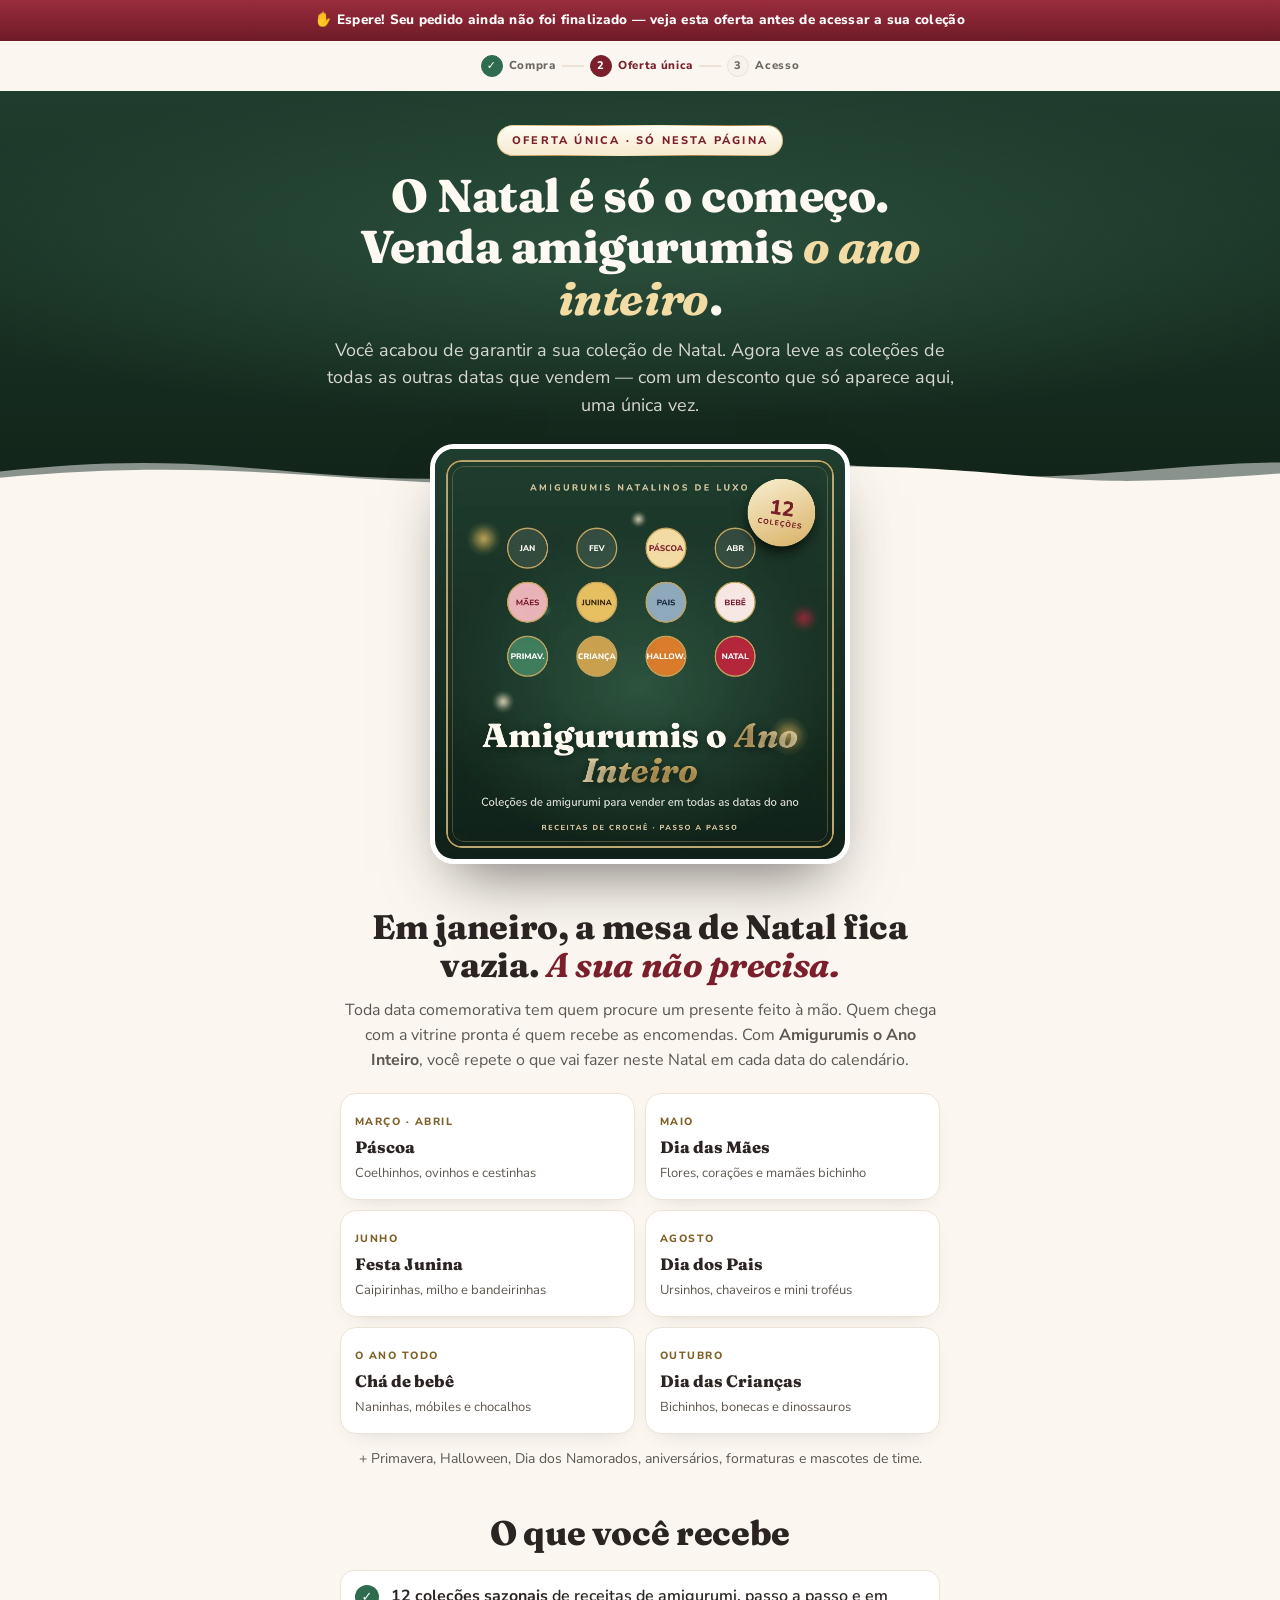
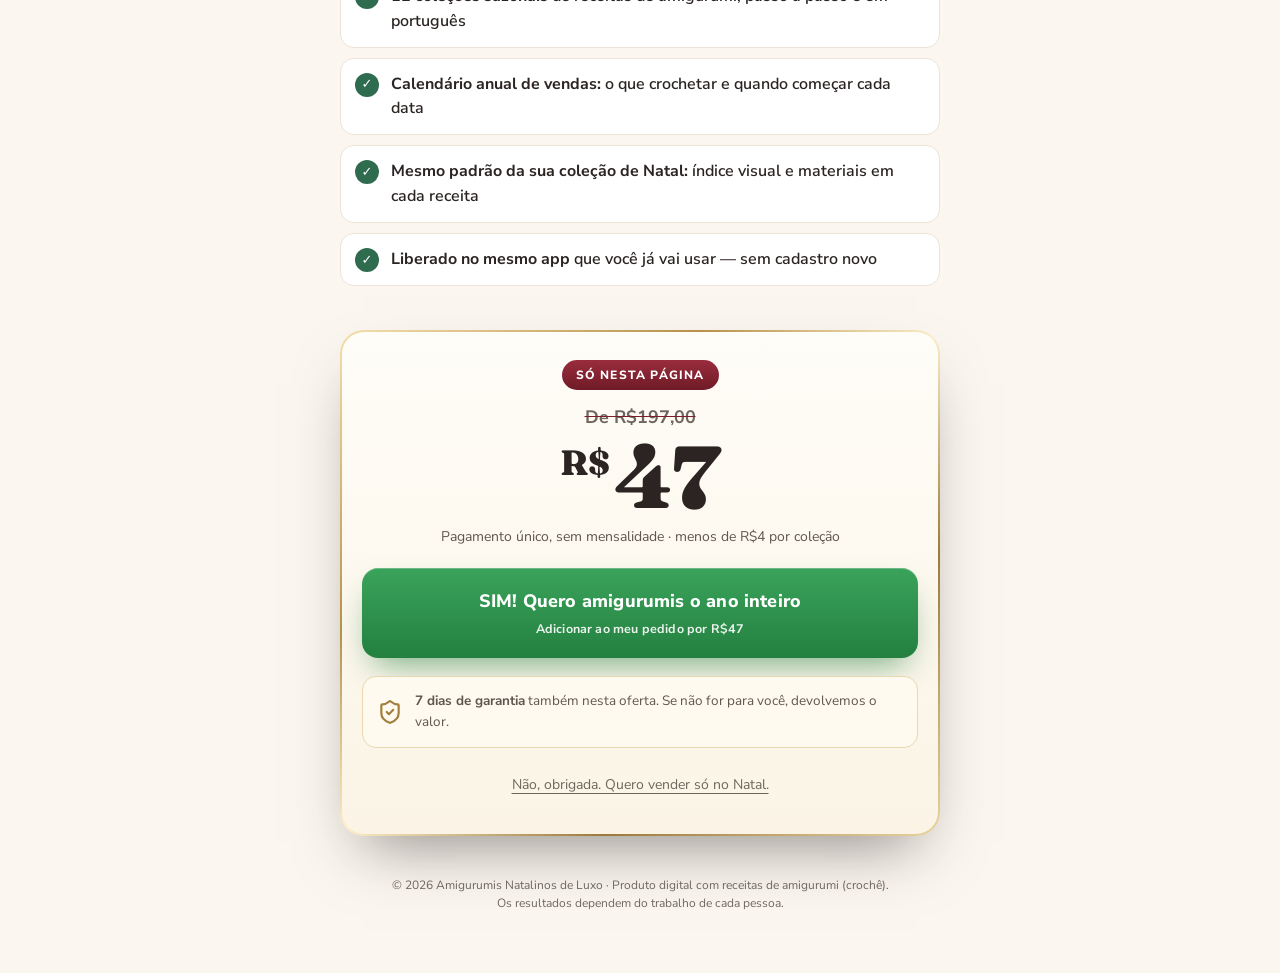
<file: upsell/index.html>
<!DOCTYPE html>
<html lang="pt-BR">
<head>
<meta charset="utf-8">
<meta name="viewport" content="width=device-width, initial-scale=1, viewport-fit=cover">
<title>Espere! Uma oferta só para você — Amigurumis Natalinos de Luxo</title>
<meta name="robots" content="noindex, nofollow">
<meta name="theme-color" content="#1f3d2e">
<!-- PIXEL / SCRIPTS DE RASTREAMENTO: cole aqui -->
<style>
@font-face{font-family:"Fraunces";src:url(../app/fontes/Fraunces_600SemiBold.woff2) format("woff2");font-weight:500 650;font-display:swap}
@font-face{font-family:"Fraunces";src:url(../app/fontes/Fraunces_800ExtraBold.woff2) format("woff2");font-weight:651 900;font-display:swap}
@font-face{font-family:"Fraunces";src:url(../app/fontes/Fraunces_700Bold_Italic.woff2) format("woff2");font-weight:500 900;font-style:italic;font-display:swap}
@font-face{font-family:"Nunito Sans";src:url(../app/fontes/NunitoSans_400Regular.woff2) format("woff2");font-weight:300 500;font-display:swap}
@font-face{font-family:"Nunito Sans";src:url(../app/fontes/NunitoSans_600SemiBold.woff2) format("woff2");font-weight:501 650;font-display:swap}
@font-face{font-family:"Nunito Sans";src:url(../app/fontes/NunitoSans_700Bold.woff2) format("woff2");font-weight:651 750;font-display:swap}
@font-face{font-family:"Nunito Sans";src:url(../app/fontes/NunitoSans_800ExtraBold.woff2) format("woff2");font-weight:751 1000;font-display:swap}
:root{--crema:#fbf7f0;--crema-3:#efede4;--vino:#7a1f2b;--bosque:#1f3d2e;--oro:#b8914a;--oro-claro:#d9c39a;--oro-hondo:#a27d3b;--oro-texto:#7f6128;--texto:#2b2422;--suave:#5e574f;--gris:#6f675e;--borde:#ece3d6;--unidad:#f6f2ec;
--oro-metal:linear-gradient(140deg,#f3dfae 0%,#b8914a 30%,#fbeec8 50%,#9c7a3c 72%,#e9d3a1 100%);--vino-metal:linear-gradient(180deg,#9a2c3d,#6f1b27);
--serif:"Fraunces",Georgia,serif;--sans:"Nunito Sans",system-ui,-apple-system,"Segoe UI",Roboto,sans-serif}
*{box-sizing:border-box}
body{margin:0;background:var(--crema);color:var(--texto);font-family:var(--sans);line-height:1.55;-webkit-font-smoothing:antialiased}
h1,h2,h3{font-family:var(--serif);margin:0;line-height:1.12;letter-spacing:-.01em}
p{margin:0}
em{font-family:var(--serif);font-style:italic;color:var(--vino)}
a{color:inherit}
img{max-width:100%;height:auto;display:block}
.barra{background:var(--vino-metal);color:#fff;text-align:center;font-weight:800;font-size:13.5px;padding:10px 16px;letter-spacing:.02em}
.passos{display:flex;justify-content:center;gap:6px;align-items:center;padding:14px 16px 0;font-size:11.5px;font-weight:800;letter-spacing:.06em;color:var(--gris)}
.passos span{display:inline-flex;align-items:center;gap:6px}
.passos i{width:22px;height:22px;border-radius:50%;display:inline-grid;place-items:center;font-style:normal;background:var(--unidad);border:1.5px solid var(--borde);font-size:11px}
.passos .ok i{background:#2f6b4f;border-color:#2f6b4f;color:#fff}
.passos .agora{color:var(--vino)} .passos .agora i{background:var(--vino);border-color:var(--vino);color:#fff}
.passos b{width:22px;height:2px;background:var(--borde)}
.topo{position:relative;overflow:hidden;color:var(--crema);text-align:center;padding:34px 20px 70px;margin-top:14px;
  background:radial-gradient(85% 60% at 50% 40%,#3c6c5280,transparent 72%),linear-gradient(180deg,var(--bosque),#122419)}
.topo-in{max-width:640px;margin:0 auto;position:relative;z-index:1}
.ceja{display:inline-block;font-size:11px;font-weight:800;letter-spacing:.2em;text-transform:uppercase;color:var(--vino);background:linear-gradient(180deg,#fffcf4,#f6ead0) padding-box,var(--oro-metal) border-box;border:1px solid transparent;border-radius:999px;padding:6px 14px;margin-bottom:14px}
.topo h1{font-size:clamp(30px,7vw,46px);color:#fffaf1}
.topo h1 em{color:#f3dca4}
.topo p{color:#fbf7f0d6;font-size:clamp(15.5px,2.6vw,18px);margin-top:12px}
.nevado{position:absolute;left:0;right:0;bottom:-1px;width:100%;height:46px}
.in{max-width:640px;margin:0 auto;padding:0 20px}
.capa{max-width:420px;margin:-46px auto 0;position:relative;z-index:2;border-radius:24px;overflow:hidden;border:5px solid #fff;box-shadow:0 30px 60px -24px #2b2422aa}
.sec{margin-top:44px}
.sec h2{font-size:clamp(25px,5vw,34px);text-align:center;margin-bottom:14px}
.sec>p{color:var(--suave);text-align:center;font-size:16px}
.cards{display:grid;grid-template-columns:repeat(2,minmax(0,1fr));gap:10px;margin-top:20px}
.mes{background:#fff;border:1px solid var(--borde);border-radius:16px;padding:14px;box-shadow:0 8px 22px -16px #2b24224d}
.mes small{font-size:10.5px;font-weight:800;letter-spacing:.14em;color:var(--oro-texto);text-transform:uppercase}
.mes b{display:block;font-family:var(--serif);font-size:16.5px;margin-top:2px}
.mes span{font-size:13px;color:var(--suave)}
.lista{display:grid;gap:10px;margin-top:18px;padding:0;list-style:none}
.lista li{display:flex;gap:12px;align-items:flex-start;background:#fff;border:1px solid var(--borde);border-radius:14px;padding:13px 14px;font-weight:600}
.lista li i{width:24px;height:24px;border-radius:50%;background:#2f6b4f;color:#fff;display:grid;place-items:center;flex-shrink:0;font-style:normal;font-size:13px;margin-top:1px}
.oferta{margin-top:44px;border-radius:24px;padding:28px 20px;text-align:center;background:linear-gradient(180deg,#fffdf8,#fbf4e6) padding-box,var(--oro-metal) border-box;border:2px solid transparent;box-shadow:0 30px 60px -24px #2b242288}
.oferta .tag{display:inline-block;background:var(--vino-metal);color:#fff;font-weight:800;font-size:12px;letter-spacing:.1em;padding:6px 14px;border-radius:999px}
.oferta .de{margin-top:14px;color:var(--gris);font-weight:700;text-decoration:line-through;text-decoration-color:var(--vino);font-size:18px}
.oferta .por{font-family:var(--serif);font-weight:900;font-size:clamp(64px,16vw,88px);line-height:1}
.oferta .por sup{font-size:.4em;vertical-align:.95em;margin-right:4px}
.oferta .nota{color:var(--suave);font-size:14px;margin-top:6px}
.sim{display:block;margin-top:20px;padding:20px 18px;border-radius:16px;background:linear-gradient(180deg,#3aa35b,#23803f);color:#fff;text-decoration:none;font-weight:900;font-size:18px;letter-spacing:.01em;box-shadow:0 16px 34px -12px #23803faa,inset 0 1px #ffffff40;animation:respira 2.4s ease-in-out infinite}
.sim small{display:block;font-weight:700;font-size:12.5px;opacity:.9;margin-top:3px}
.nao{display:block;margin:16px auto 0;background:none;border:0;color:var(--gris);font:inherit;font-size:14px;text-decoration:underline;text-underline-offset:4px;cursor:pointer;padding:10px}
@keyframes respira{50%{transform:scale(1.02)}}
.garantia{display:flex;gap:12px;align-items:center;margin-top:18px;text-align:left;padding:14px;border-radius:14px;background:#fffaf0;border:1px solid #e8d7b0;font-size:13.5px;color:var(--suave)}
.garantia svg{color:var(--oro-hondo);flex-shrink:0}
.down{display:none}
body.downsell .principal{display:none}
body.downsell .down{display:block}
.rodape{text-align:center;font-size:12px;color:var(--gris);padding:40px 20px 60px}
@media (prefers-reduced-motion:reduce){*{animation:none!important}}
</style>
</head>
<body>
<div class="barra">✋ Espere! Seu pedido ainda não foi finalizado — veja esta oferta antes de acessar a sua coleção</div>
<div class="passos" aria-label="Etapas do pedido"><span class="ok"><i>✓</i>Compra</span><b></b><span class="agora"><i>2</i>Oferta única</span><b></b><span><i>3</i>Acesso</span></div>

<!-- ======================== UPSELL ======================== -->
<main class="principal">
  <header class="topo"><div class="topo-in">
    <span class="ceja">Oferta única · só nesta página</span>
    <h1>O Natal é só o começo. Venda amigurumis <em>o ano inteiro</em>.</h1>
    <p>Você acabou de garantir a sua coleção de Natal. Agora leve as coleções de todas as outras datas que vendem — com um desconto que só aparece aqui, uma única vez.</p>
  </div><svg class="nevado" viewBox="0 0 1440 90" preserveAspectRatio="none" aria-hidden="true"><path d="M0 52C90 34 170 30 260 42s170 30 270 22 190-40 300-38 190 34 300 36 200-26 310-28V90H0Z" fill="#fff" fill-opacity=".5"/><path d="M0 64c110-18 210-20 320-8s200 26 320 18 210-34 330-32 200 26 280 28 150-10 190-14V90H0Z" fill="#fbf7f0"/></svg></header>
  <div class="in">
    <div class="capa"><img src="../app/extras/anointeiro.webp" alt="Amigurumis o Ano Inteiro — 12 coleções sazonais de receitas de crochê" width="800" height="800"></div>

    <section class="sec">
      <h2>Em janeiro, a mesa de Natal fica vazia. <em>A sua não precisa.</em></h2>
      <p>Toda data comemorativa tem quem procure um presente feito à mão. Quem chega com a vitrine pronta é quem recebe as encomendas. Com <b>Amigurumis o Ano Inteiro</b>, você repete o que vai fazer neste Natal em cada data do calendário.</p>
      <div class="cards">
        <div class="mes"><small>Março · Abril</small><b>Páscoa</b><span>Coelhinhos, ovinhos e cestinhas</span></div>
        <div class="mes"><small>Maio</small><b>Dia das Mães</b><span>Flores, corações e mamães bichinho</span></div>
        <div class="mes"><small>Junho</small><b>Festa Junina</b><span>Caipirinhas, milho e bandeirinhas</span></div>
        <div class="mes"><small>Agosto</small><b>Dia dos Pais</b><span>Ursinhos, chaveiros e mini troféus</span></div>
        <div class="mes"><small>O ano todo</small><b>Chá de bebê</b><span>Naninhas, móbiles e chocalhos</span></div>
        <div class="mes"><small>Outubro</small><b>Dia das Crianças</b><span>Bichinhos, bonecas e dinossauros</span></div>
      </div>
      <p style="margin-top:14px;font-size:14px">+ Primavera, Halloween, Dia dos Namorados, aniversários, formaturas e mascotes de time.</p>
    </section>

    <section class="sec">
      <h2>O que você recebe</h2>
      <ul class="lista">
        <li><i>✓</i><span><b>12 coleções sazonais</b> de receitas de amigurumi, passo a passo e em português</span></li>
        <li><i>✓</i><span><b>Calendário anual de vendas:</b> o que crochetar e quando começar cada data</span></li>
        <li><i>✓</i><span><b>Mesmo padrão da sua coleção de Natal:</b> índice visual e materiais em cada receita</span></li>
        <li><i>✓</i><span><b>Liberado no mesmo app</b> que você já vai usar — sem cadastro novo</span></li>
      </ul>
    </section>

    <section class="oferta" id="oferta">
      <span class="tag">SÓ NESTA PÁGINA</span>
      <p class="de">De R$197,00</p>
      <p class="por"><sup>R$</sup>47</p>
      <p class="nota">Pagamento único, sem mensalidade · menos de R$4 por coleção</p>
      <a class="sim" id="sim" href="#">SIM! Quero amigurumis o ano inteiro<small>Adicionar ao meu pedido por R$47</small></a>
      <div class="garantia"><svg width="26" height="26" viewBox="0 0 24 24" fill="none" stroke="currentColor" stroke-width="2" stroke-linecap="round" stroke-linejoin="round"><path d="M20 13c0 5-3.5 7.5-7.66 8.95a1 1 0 0 1-.67-.01C7.5 20.5 4 18 4 13V6a1 1 0 0 1 1-1c2 0 4.5-1.2 6.24-2.72a1.17 1.17 0 0 1 1.52 0C14.51 3.81 17 5 19 5a1 1 0 0 1 1 1z"/><path d="m9 12 2 2 4-4"/></svg><span><b>7 dias de garantia</b> também nesta oferta. Se não for para você, devolvemos o valor.</span></div>
      <button class="nao" id="nao" type="button">Não, obrigada. Quero vender só no Natal.</button>
    </section>
  </div>
</main>

<!-- ======================== DOWNSELL ======================== -->
<main class="down">
  <header class="topo"><div class="topo-in">
    <span class="ceja">Última chance · versão essencial</span>
    <h1>Entendo. Que tal começar pelas <em>4 datas que mais vendem</em>?</h1>
    <p>Se 12 coleções é mais do que você precisa agora, leve só as datas com mais procura por presentes feitos à mão.</p>
  </div><svg class="nevado" viewBox="0 0 1440 90" preserveAspectRatio="none" aria-hidden="true"><path d="M0 52C90 34 170 30 260 42s170 30 270 22 190-40 300-38 190 34 300 36 200-26 310-28V90H0Z" fill="#fff" fill-opacity=".5"/><path d="M0 64c110-18 210-20 320-8s200 26 320 18 210-34 330-32 200 26 280 28 150-10 190-14V90H0Z" fill="#fbf7f0"/></svg></header>
  <div class="in">
    <div class="capa"><img src="../app/extras/anointeiro.webp" alt="Amigurumis o Ano Inteiro — versão essencial" width="800" height="800"></div>
    <section class="sec">
      <h2>Amigurumis o Ano Inteiro — <em>Essencial</em></h2>
      <div class="cards">
        <div class="mes"><small>Março · Abril</small><b>Páscoa</b><span>Coelhinhos, ovinhos e cestinhas</span></div>
        <div class="mes"><small>Maio</small><b>Dia das Mães</b><span>Flores, corações e mamães bichinho</span></div>
        <div class="mes"><small>O ano todo</small><b>Chá de bebê</b><span>Naninhas, móbiles e chocalhos</span></div>
        <div class="mes"><small>Outubro</small><b>Dia das Crianças</b><span>Bichinhos, bonecas e dinossauros</span></div>
      </div>
    </section>
    <section class="oferta">
      <span class="tag">VERSÃO ESSENCIAL</span>
      <p class="de">De R$97,00</p>
      <p class="por"><sup>R$</sup>27</p>
      <p class="nota">4 coleções sazonais · pagamento único</p>
      <a class="sim" id="sim-down" href="#">SIM! Quero as 4 datas que mais vendem<small>Adicionar ao meu pedido por R$27</small></a>
      <button class="nao" id="nao-down" type="button">Não, obrigada. Ir para a minha coleção.</button>
    </section>
  </div>
</main>

<p class="rodape">© 2026 Amigurumis Natalinos de Luxo · Produto digital com receitas de amigurumi (crochê).<br>Os resultados dependem do trabalho de cada pessoa.</p>

<script>
/* ===================== CONFIGURAÇÃO =====================
   Cole os links de "1 clique" (one-click upsell) da sua plataforma
   (Kiwify, Hotmart, Eduzz, Perfect Pay...). Vazio = vai direto para o app. */
const UPSELL = {
  checkoutSim:      '',          // link de compra do upsell (R$47)
  checkoutDownsell: '',          // link de compra do downsell (R$27)
  linkApp:          'https://amigurumi-natal-luxo-br-app.vercel.app/',   // para onde vai quem recusa tudo
};
/* ======================================================== */
const ir = u => { location.href = u || UPSELL.linkApp; };
document.getElementById('sim').addEventListener('click', e => { e.preventDefault(); ir(UPSELL.checkoutSim); });
document.getElementById('sim-down').addEventListener('click', e => { e.preventDefault(); ir(UPSELL.checkoutDownsell); });
document.getElementById('nao').addEventListener('click', () => { document.body.classList.add('downsell'); scrollTo(0,0); history.replaceState(null,'','#downsell'); });
document.getElementById('nao-down').addEventListener('click', () => ir(UPSELL.linkApp));
if (location.hash === '#downsell') document.body.classList.add('downsell');
</script>
</body>
</html>
</file>
